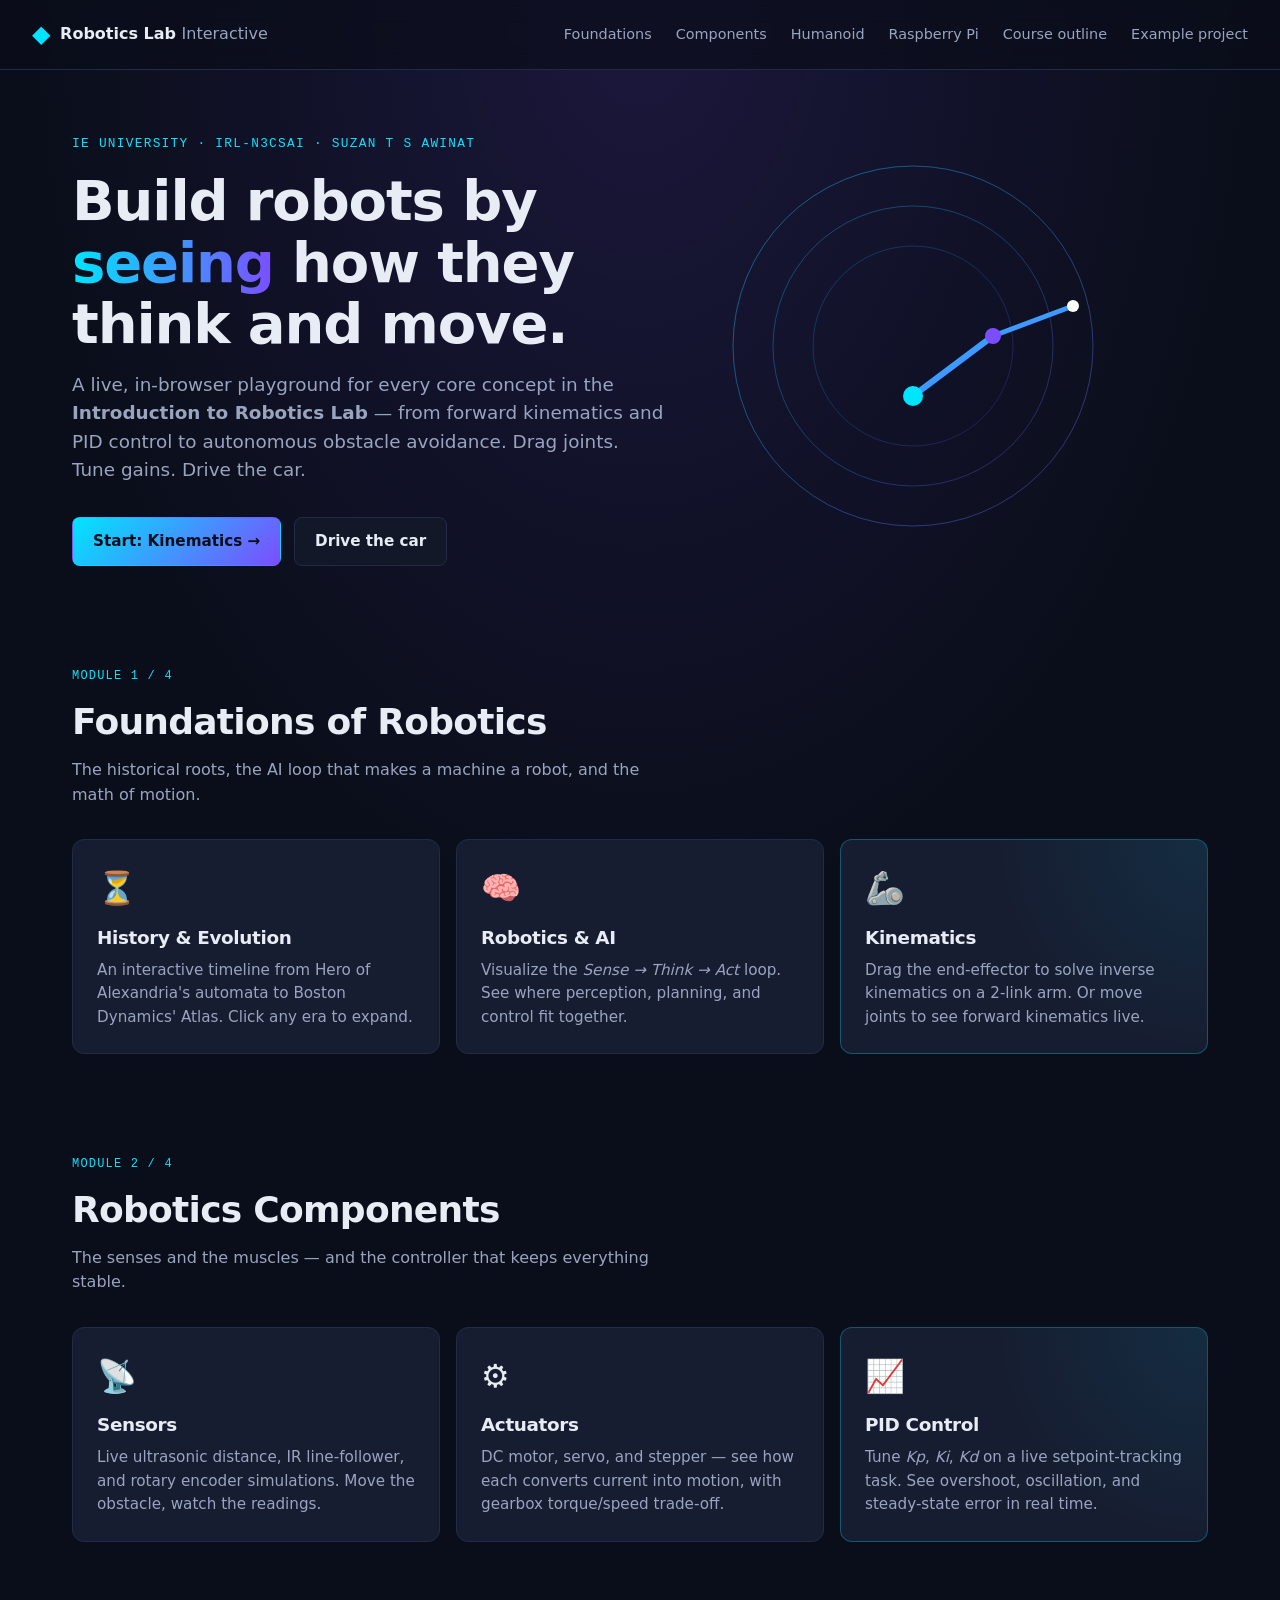
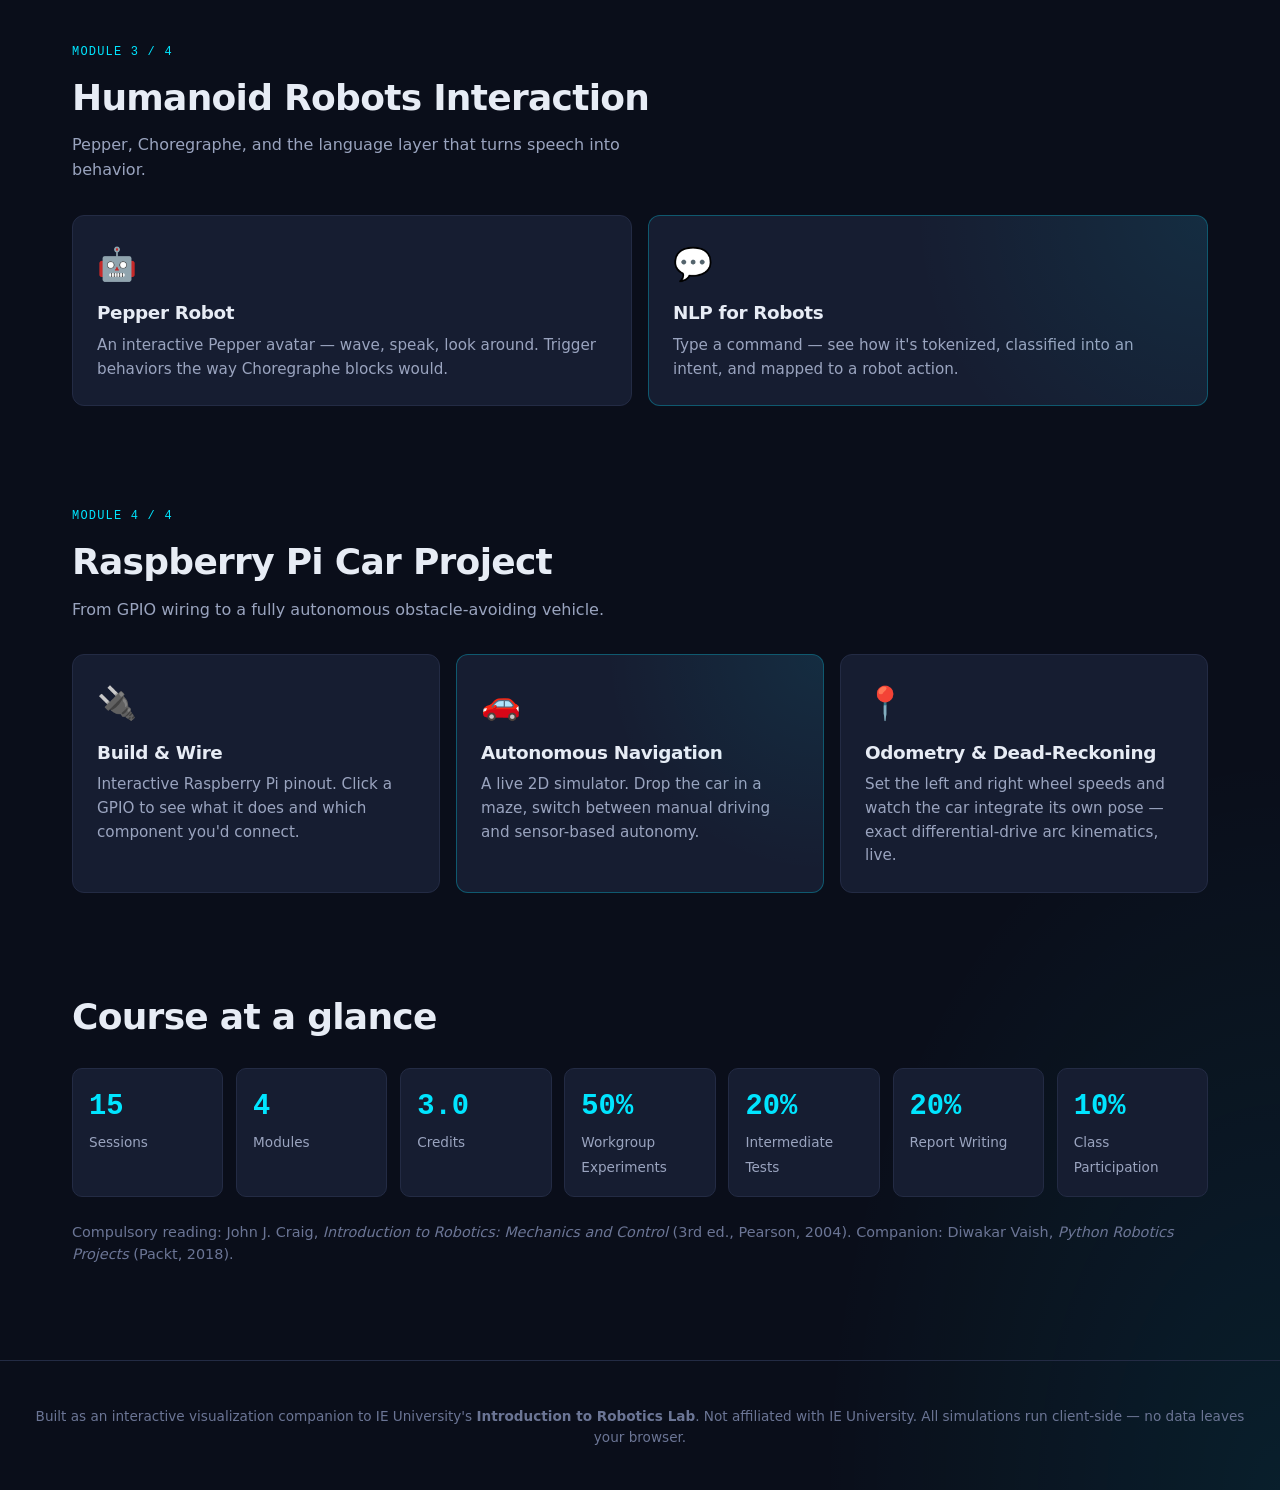
<file: index.html>
<!doctype html>
<html lang="en">
<head>
<meta charset="utf-8" />
<meta name="viewport" content="width=device-width,initial-scale=1" />
<title>Introduction to Robotics Lab — Interactive Visualization</title>
<meta name="description" content="Interactive companion to IE University's Introduction to Robotics Lab. Visualize kinematics, sensors, control systems, NLP, and autonomous navigation." />
<link rel="stylesheet" href="css/main.css" />
</head>
<body>
<header class="site-header">
  <a class="brand" href="index.html">
    <span class="logo">◆</span>
    <span class="brand-text">Robotics Lab <em>Interactive</em></span>
  </a>
  <nav class="site-nav">
    <a href="#m1">Foundations</a>
    <a href="#m2">Components</a>
    <a href="#m3">Humanoid</a>
    <a href="#m4">Raspberry Pi</a>
    <a href="course.html">Course outline</a>
    <a href="./project.html">Example project</a>
  </nav>
</header>

<main>
<section class="hero">
  <div class="hero-text">
    <p class="eyebrow">IE University · IRL-N3CSAI · Suzan T S Awinat</p>
    <h1>Build robots by <em>seeing</em> how they think and move.</h1>
    <p class="lede">A live, in-browser playground for every core concept in the <strong>Introduction to Robotics Lab</strong> — from forward kinematics and PID control to autonomous obstacle avoidance. Drag joints. Tune gains. Drive the car.</p>
    <div class="cta-row">
      <a href="pages/kinematics.html" class="btn primary">Start: Kinematics →</a>
      <a href="pages/autonomous.html" class="btn ghost">Drive the car</a>
    </div>
  </div>
  <div class="hero-art" aria-hidden="true">
    <svg viewBox="0 0 400 400">
      <defs>
        <linearGradient id="g1" x1="0" x2="1" y1="0" y2="1">
          <stop offset="0" stop-color="#00e5ff"/>
          <stop offset="1" stop-color="#7c4dff"/>
        </linearGradient>
      </defs>
      <circle cx="200" cy="200" r="180" fill="none" stroke="url(#g1)" stroke-width="1" opacity="0.4"/>
      <circle cx="200" cy="200" r="140" fill="none" stroke="url(#g1)" stroke-width="1" opacity="0.3"/>
      <circle cx="200" cy="200" r="100" fill="none" stroke="url(#g1)" stroke-width="1" opacity="0.2"/>
      <g id="armAnim" transform="translate(200 250)">
        <line x1="0" y1="0" x2="80" y2="-60" stroke="url(#g1)" stroke-width="6" stroke-linecap="round"/>
        <line x1="80" y1="-60" x2="160" y2="-90" stroke="url(#g1)" stroke-width="5" stroke-linecap="round"/>
        <circle cx="0" cy="0" r="10" fill="#00e5ff"/>
        <circle cx="80" cy="-60" r="8" fill="#7c4dff"/>
        <circle cx="160" cy="-90" r="6" fill="#fff"/>
      </g>
    </svg>
  </div>
</section>

<section class="module" id="m1">
  <header class="module-head">
    <span class="module-tag">Module 1 / 4</span>
    <h2>Foundations of Robotics</h2>
    <p>The historical roots, the AI loop that makes a machine a robot, and the math of motion.</p>
  </header>
  <div class="grid">
    <a class="card" href="pages/history.html">
      <span class="ic">⏳</span>
      <h3>History &amp; Evolution</h3>
      <p>An interactive timeline from Hero of Alexandria's automata to Boston Dynamics' Atlas. Click any era to expand.</p>
    </a>
    <a class="card" href="pages/ai.html">
      <span class="ic">🧠</span>
      <h3>Robotics &amp; AI</h3>
      <p>Visualize the <em>Sense → Think → Act</em> loop. See where perception, planning, and control fit together.</p>
    </a>
    <a class="card highlight" href="pages/kinematics.html">
      <span class="ic">🦾</span>
      <h3>Kinematics</h3>
      <p>Drag the end-effector to solve inverse kinematics on a 2-link arm. Or move joints to see forward kinematics live.</p>
    </a>
  </div>
</section>

<section class="module" id="m2">
  <header class="module-head">
    <span class="module-tag">Module 2 / 4</span>
    <h2>Robotics Components</h2>
    <p>The senses and the muscles — and the controller that keeps everything stable.</p>
  </header>
  <div class="grid">
    <a class="card" href="pages/sensors.html">
      <span class="ic">📡</span>
      <h3>Sensors</h3>
      <p>Live ultrasonic distance, IR line-follower, and rotary encoder simulations. Move the obstacle, watch the readings.</p>
    </a>
    <a class="card" href="pages/actuators.html">
      <span class="ic">⚙️</span>
      <h3>Actuators</h3>
      <p>DC motor, servo, and stepper — see how each converts current into motion, with gearbox torque/speed trade-off.</p>
    </a>
    <a class="card highlight" href="pages/control.html">
      <span class="ic">📈</span>
      <h3>PID Control</h3>
      <p>Tune <em>Kp</em>, <em>Ki</em>, <em>Kd</em> on a live setpoint-tracking task. See overshoot, oscillation, and steady-state error in real time.</p>
    </a>
  </div>
</section>

<section class="module" id="m3">
  <header class="module-head">
    <span class="module-tag">Module 3 / 4</span>
    <h2>Humanoid Robots Interaction</h2>
    <p>Pepper, Choregraphe, and the language layer that turns speech into behavior.</p>
  </header>
  <div class="grid">
    <a class="card" href="pages/pepper.html">
      <span class="ic">🤖</span>
      <h3>Pepper Robot</h3>
      <p>An interactive Pepper avatar — wave, speak, look around. Trigger behaviors the way Choregraphe blocks would.</p>
    </a>
    <a class="card highlight" href="pages/nlp.html">
      <span class="ic">💬</span>
      <h3>NLP for Robots</h3>
      <p>Type a command — see how it's tokenized, classified into an intent, and mapped to a robot action.</p>
    </a>
  </div>
</section>

<section class="module" id="m4">
  <header class="module-head">
    <span class="module-tag">Module 4 / 4</span>
    <h2>Raspberry Pi Car Project</h2>
    <p>From GPIO wiring to a fully autonomous obstacle-avoiding vehicle.</p>
  </header>
  <div class="grid">
    <a class="card" href="pages/raspi-car.html">
      <span class="ic">🔌</span>
      <h3>Build &amp; Wire</h3>
      <p>Interactive Raspberry Pi pinout. Click a GPIO to see what it does and which component you'd connect.</p>
    </a>
    <a class="card highlight" href="pages/autonomous.html">
      <span class="ic">🚗</span>
      <h3>Autonomous Navigation</h3>
      <p>A live 2D simulator. Drop the car in a maze, switch between manual driving and sensor-based autonomy.</p>
    </a>
    <a class="card" href="pages/odometry.html">
      <span class="ic">📍</span>
      <h3>Odometry &amp; Dead-Reckoning</h3>
      <p>Set the left and right wheel speeds and watch the car integrate its own pose — exact differential-drive arc kinematics, live.</p>
    </a>
  </div>
</section>

<section class="summary">
  <h2>Course at a glance</h2>
  <div class="syllabus">
    <div><strong>15</strong><span>Sessions</span></div>
    <div><strong>4</strong><span>Modules</span></div>
    <div><strong>3.0</strong><span>Credits</span></div>
    <div><strong>50%</strong><span>Workgroup Experiments</span></div>
    <div><strong>20%</strong><span>Intermediate Tests</span></div>
    <div><strong>20%</strong><span>Report Writing</span></div>
    <div><strong>10%</strong><span>Class Participation</span></div>
  </div>
  <p class="bib">Compulsory reading: John J. Craig, <em>Introduction to Robotics: Mechanics and Control</em> (3rd ed., Pearson, 2004). Companion: Diwakar Vaish, <em>Python Robotics Projects</em> (Packt, 2018).</p>
</section>
</main>

<footer class="site-footer">
  <p>Built as an interactive visualization companion to IE University's <strong>Introduction to Robotics Lab</strong>. Not affiliated with IE University. All simulations run client-side — no data leaves your browser.</p>
</footer>
</body>
</html>
</file>
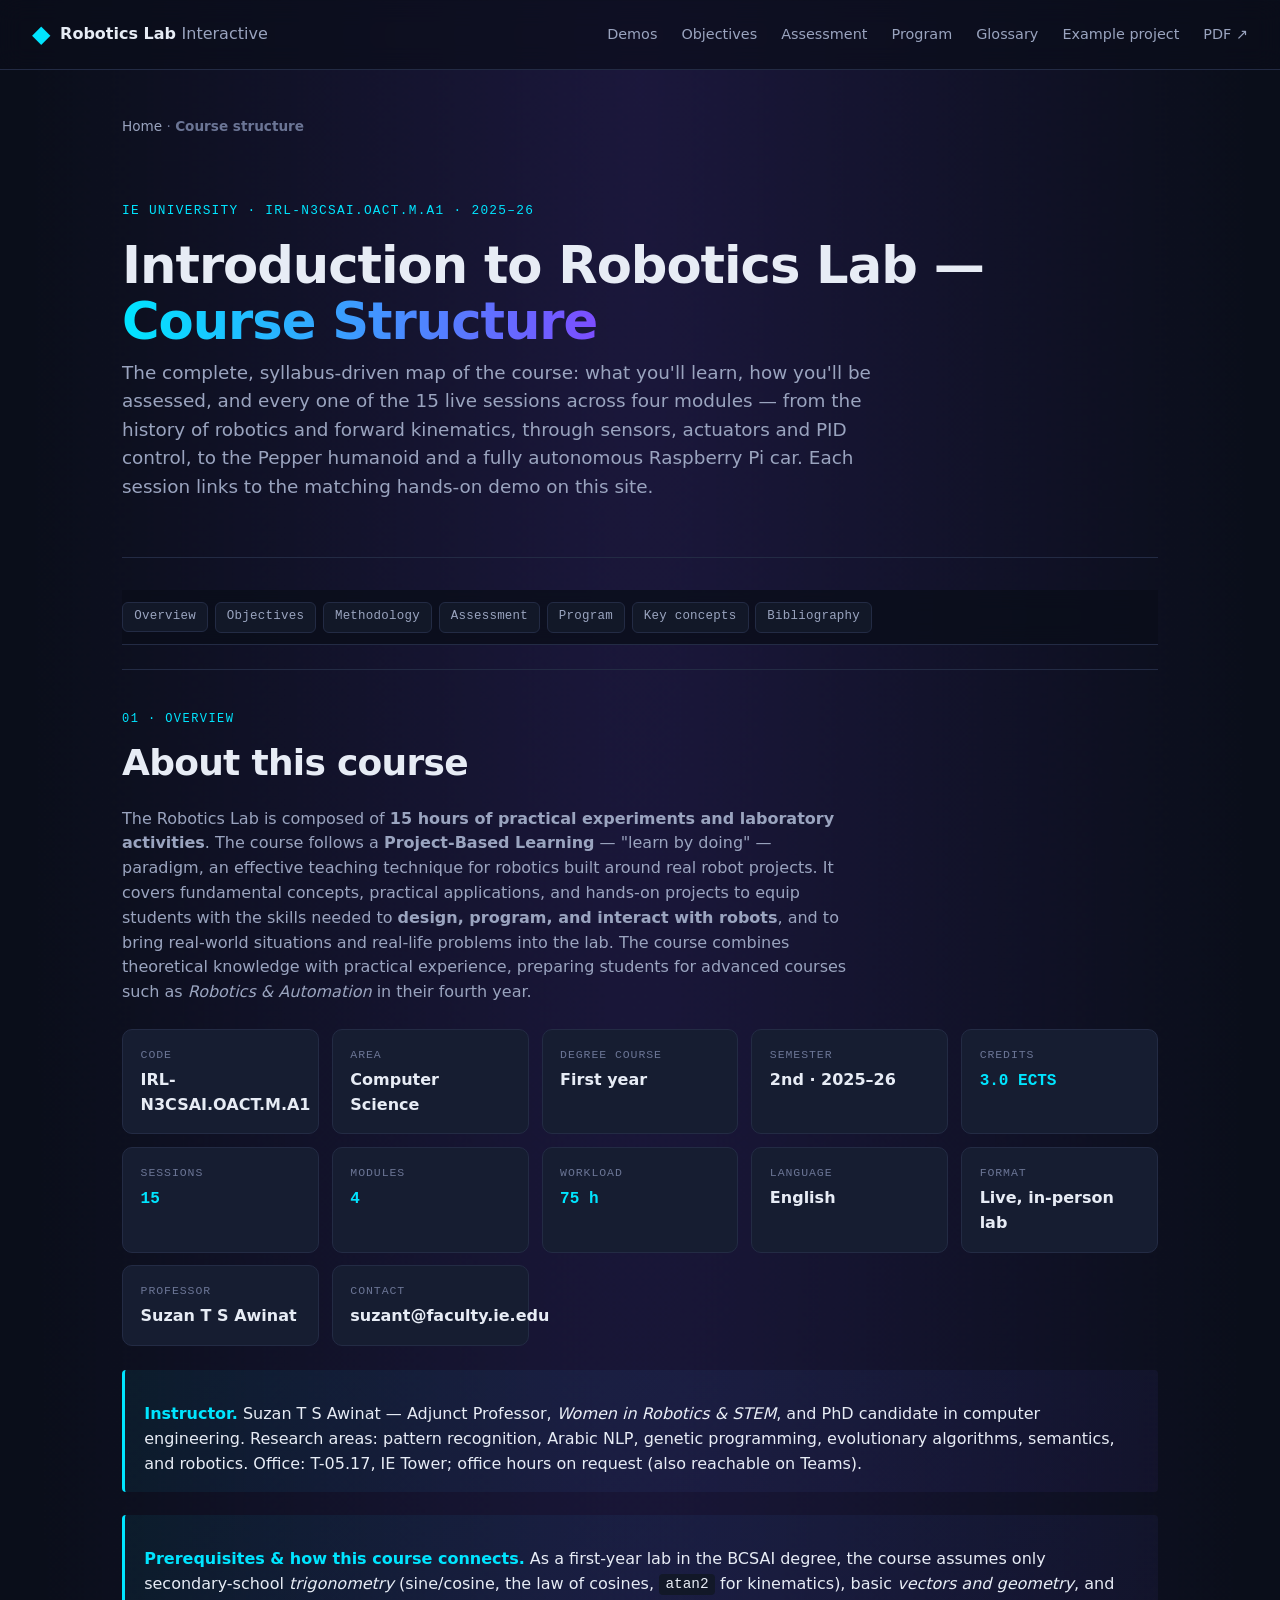
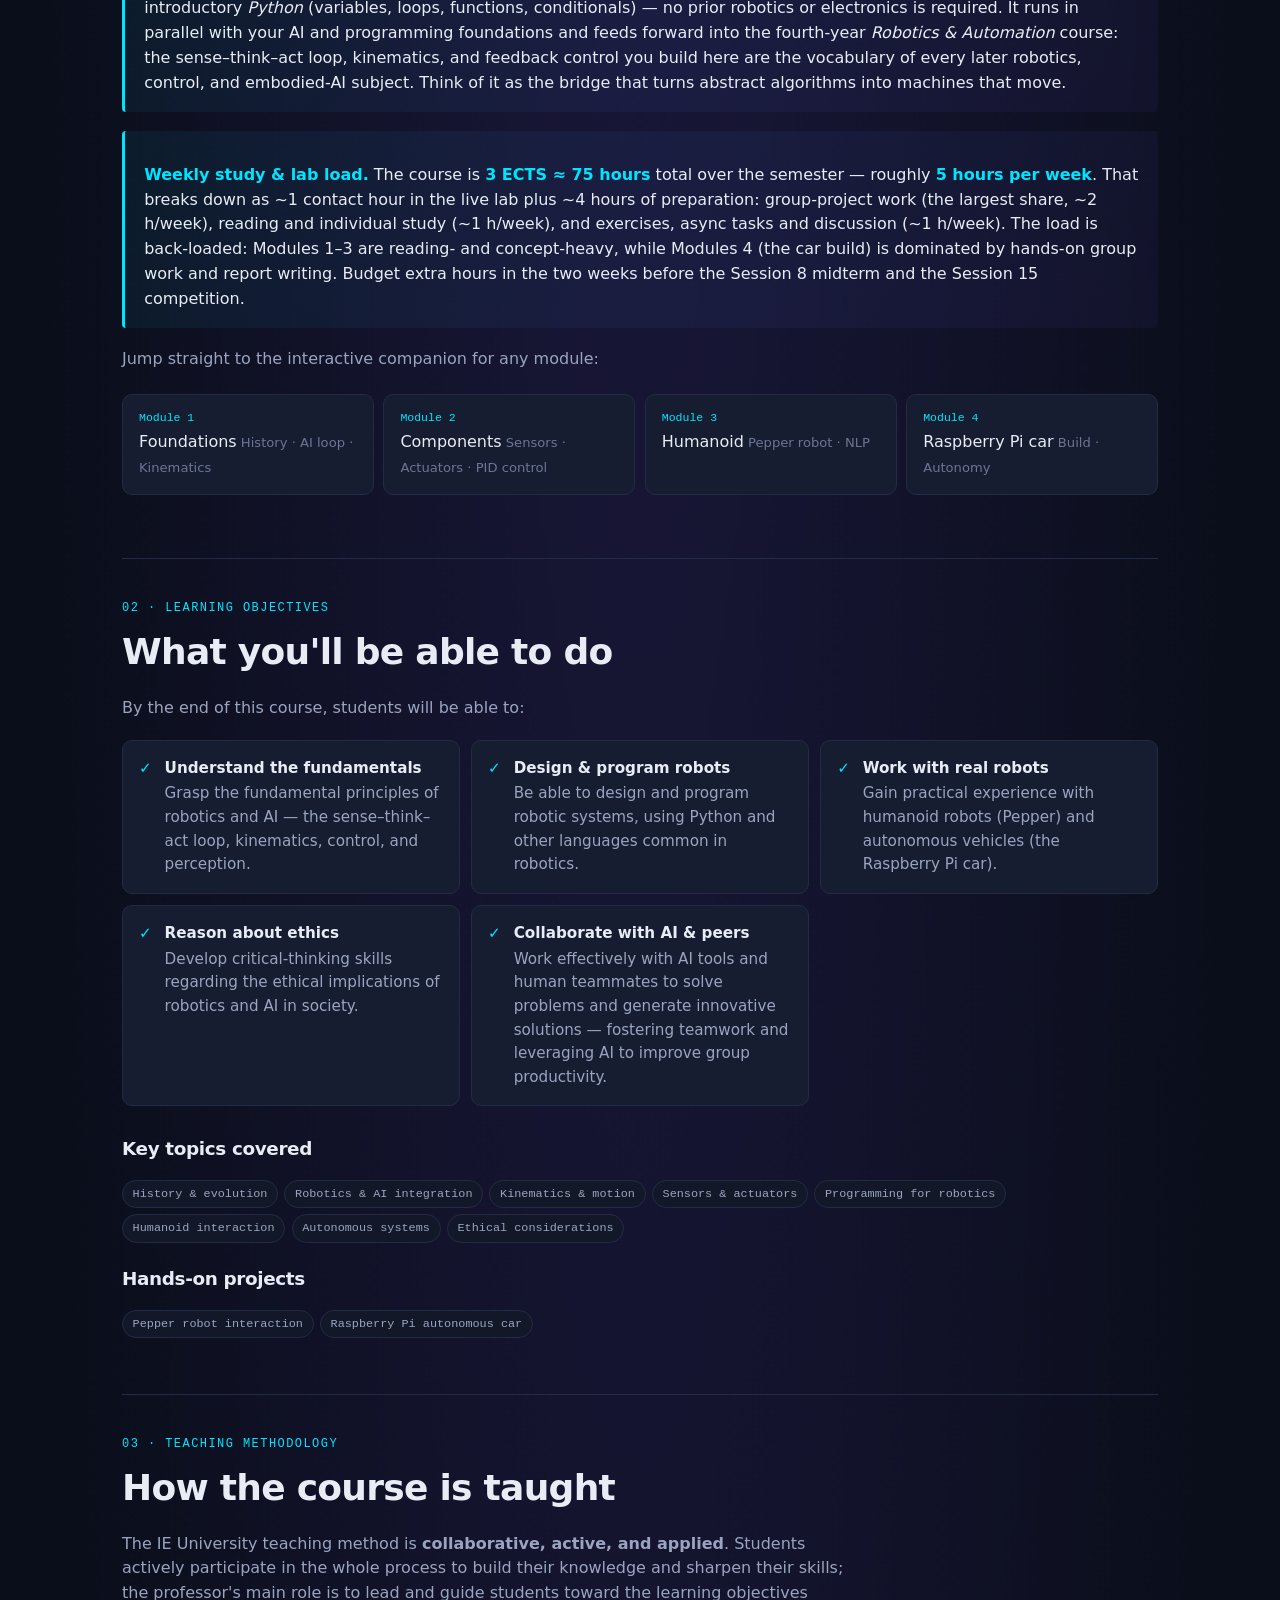
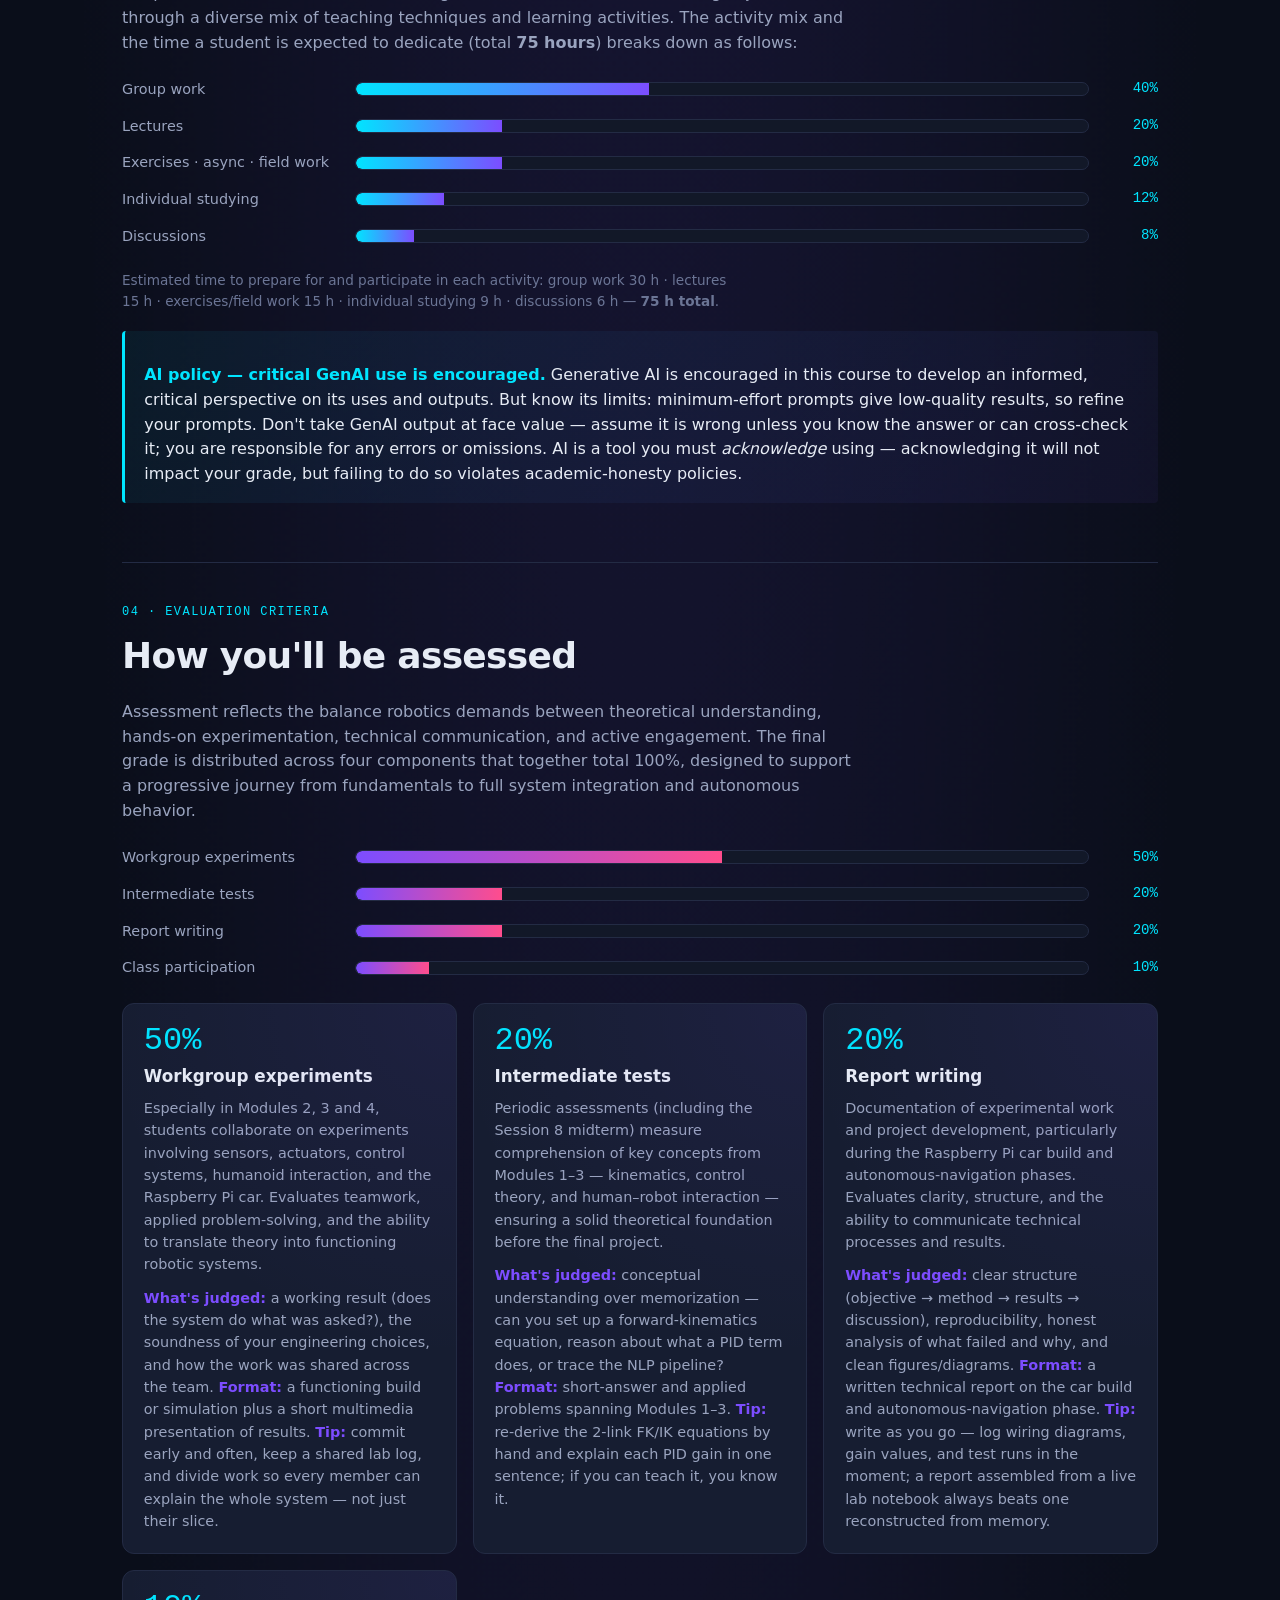
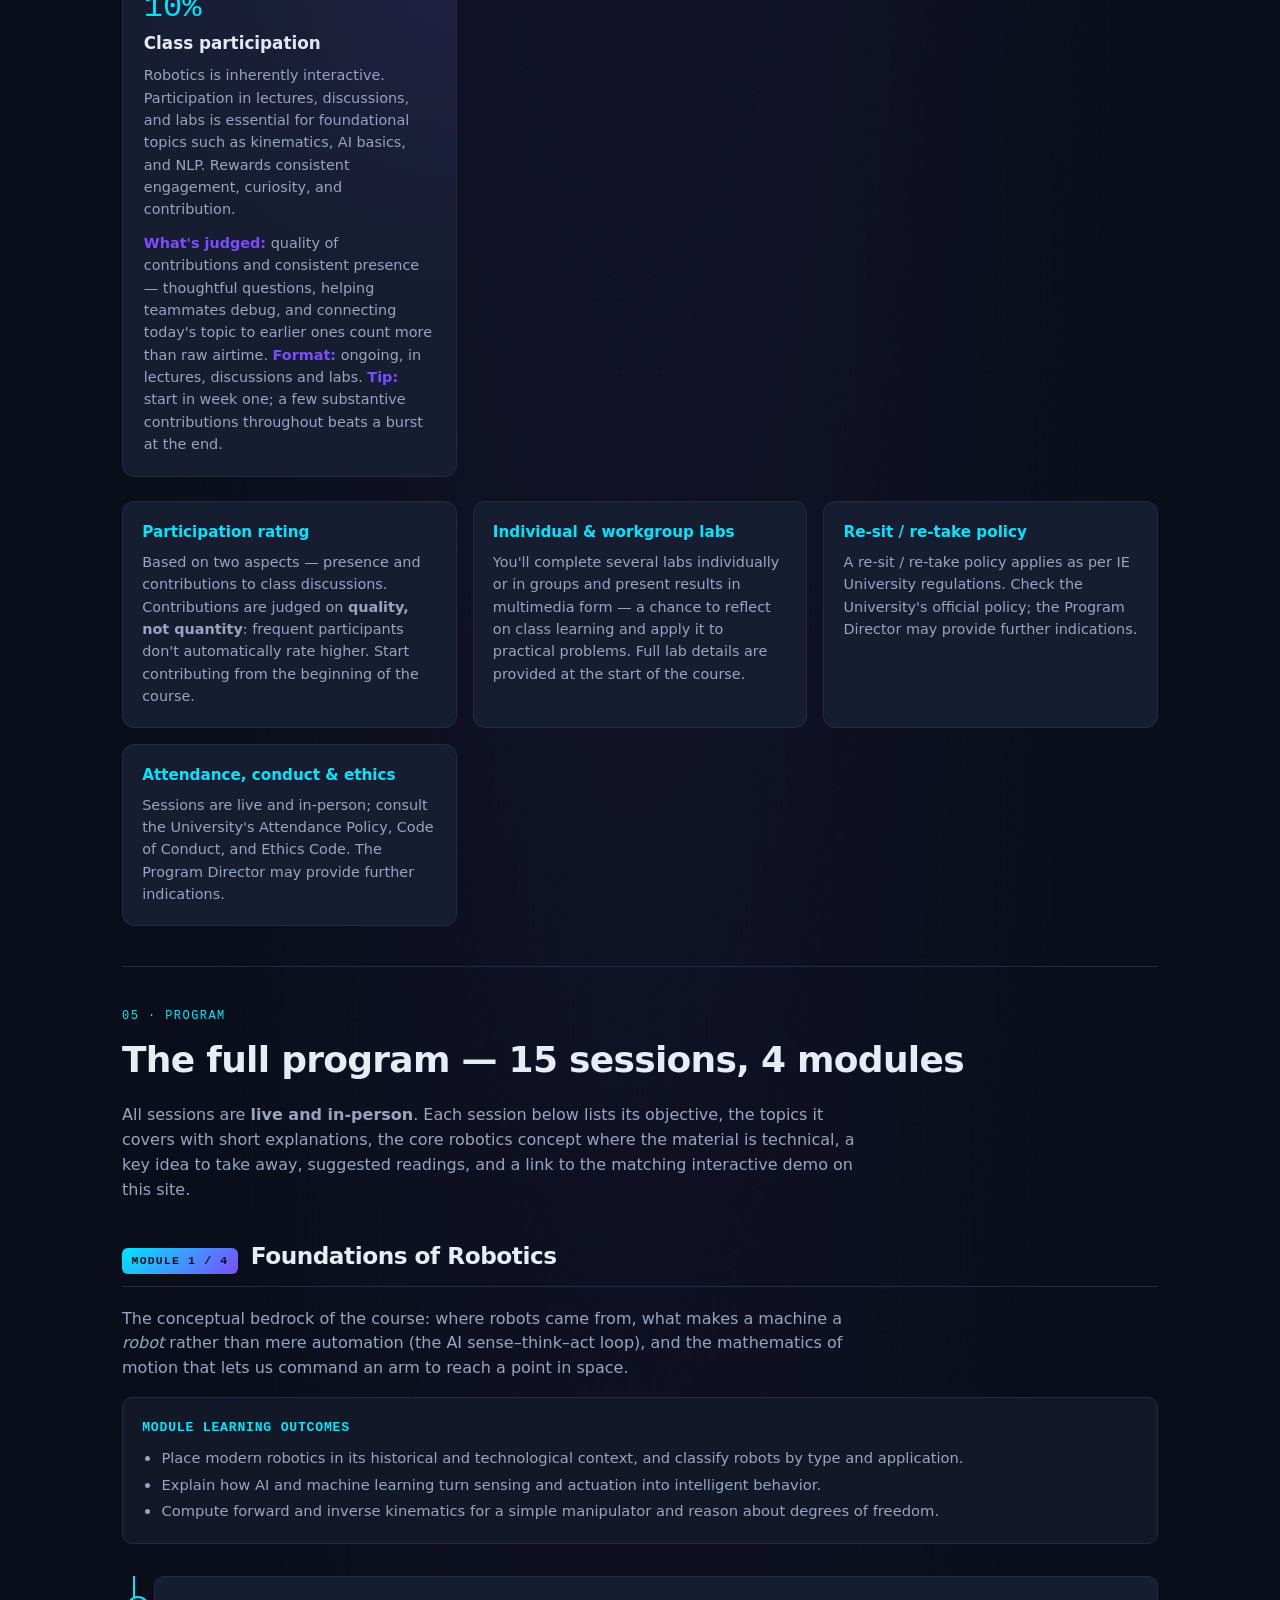
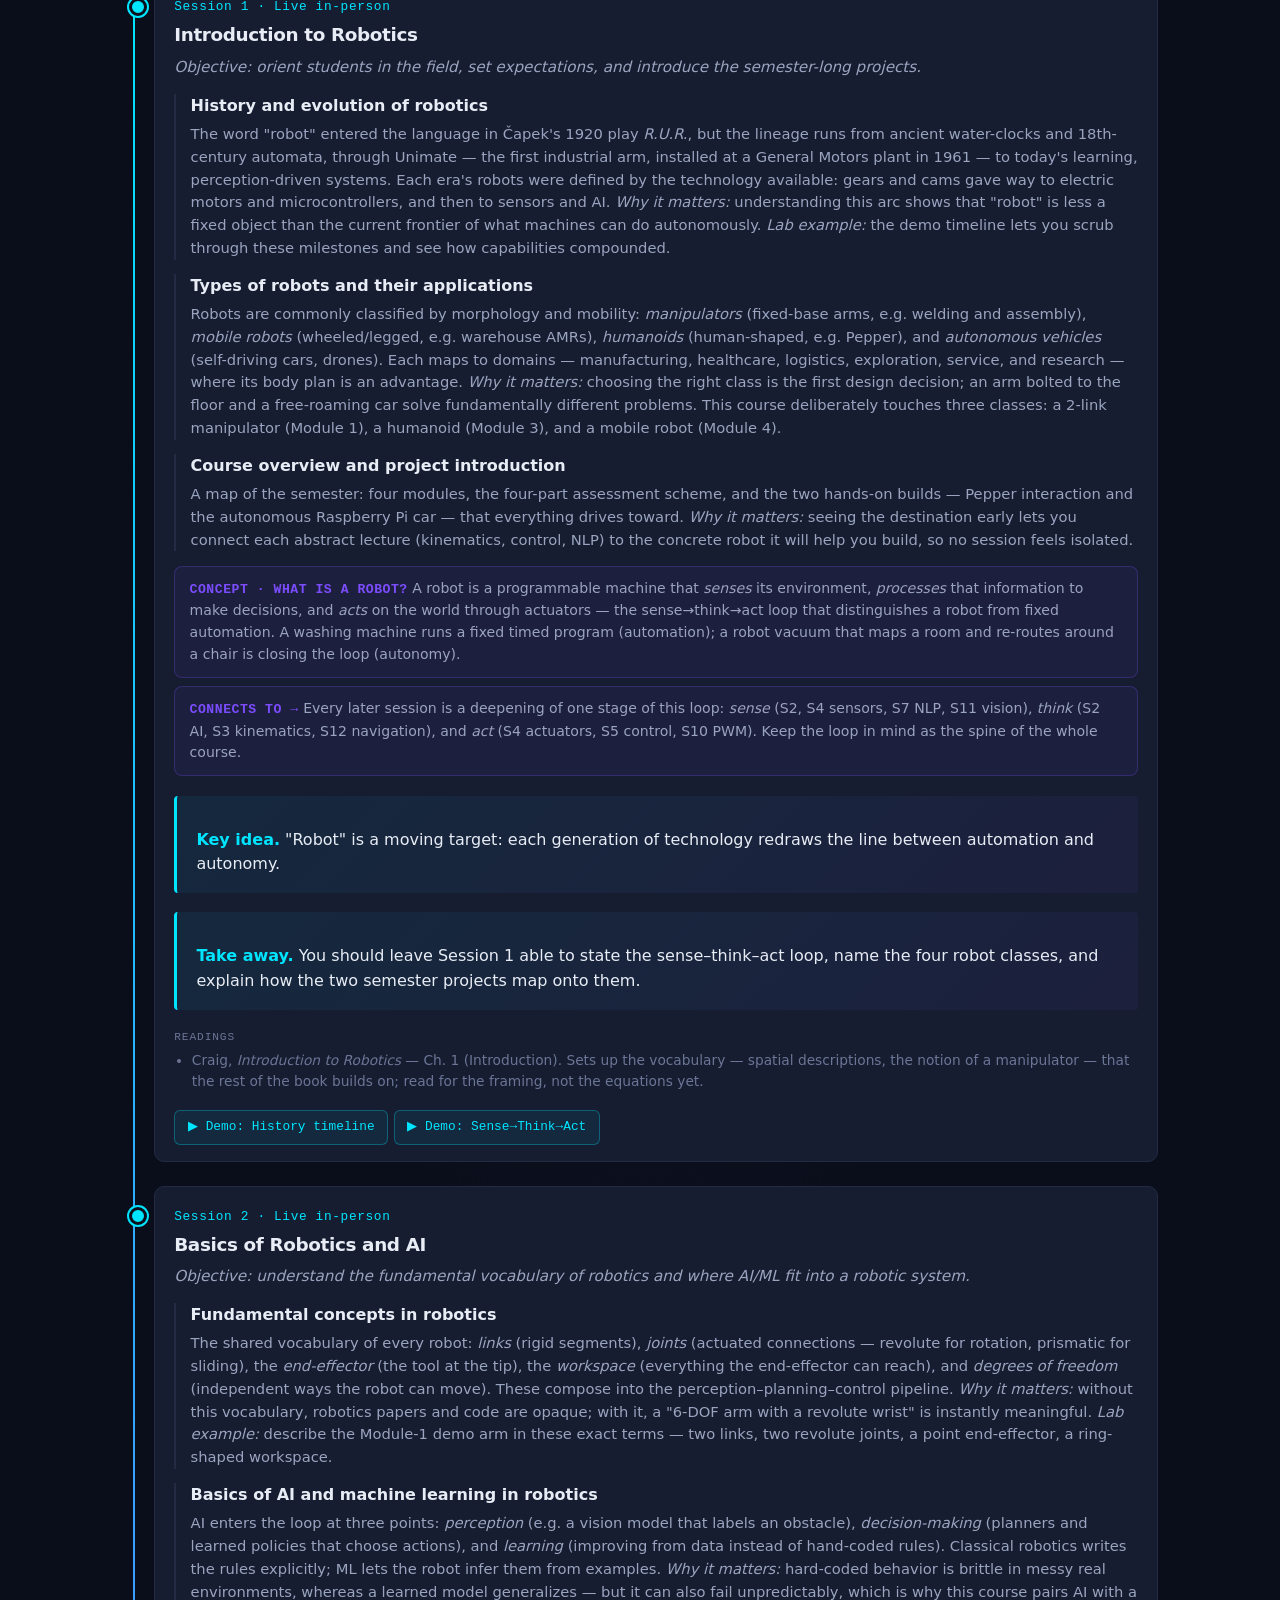
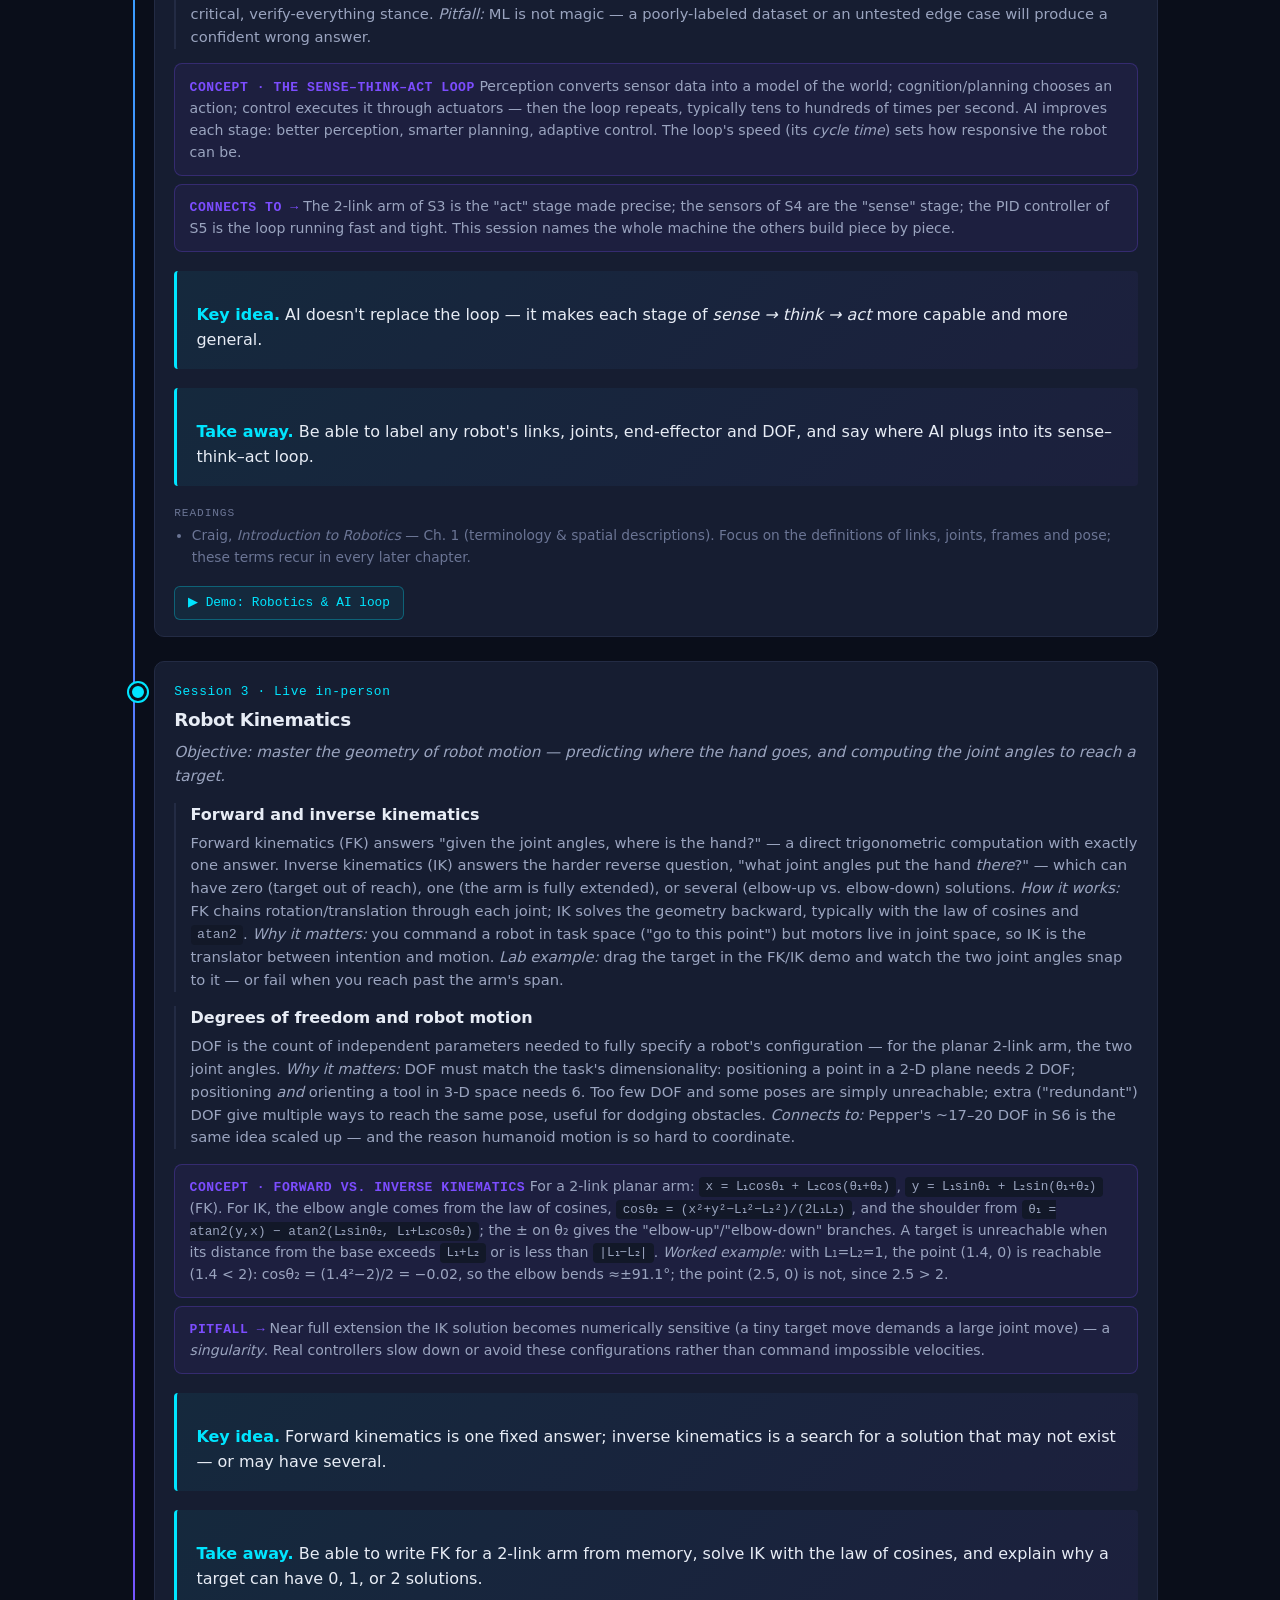
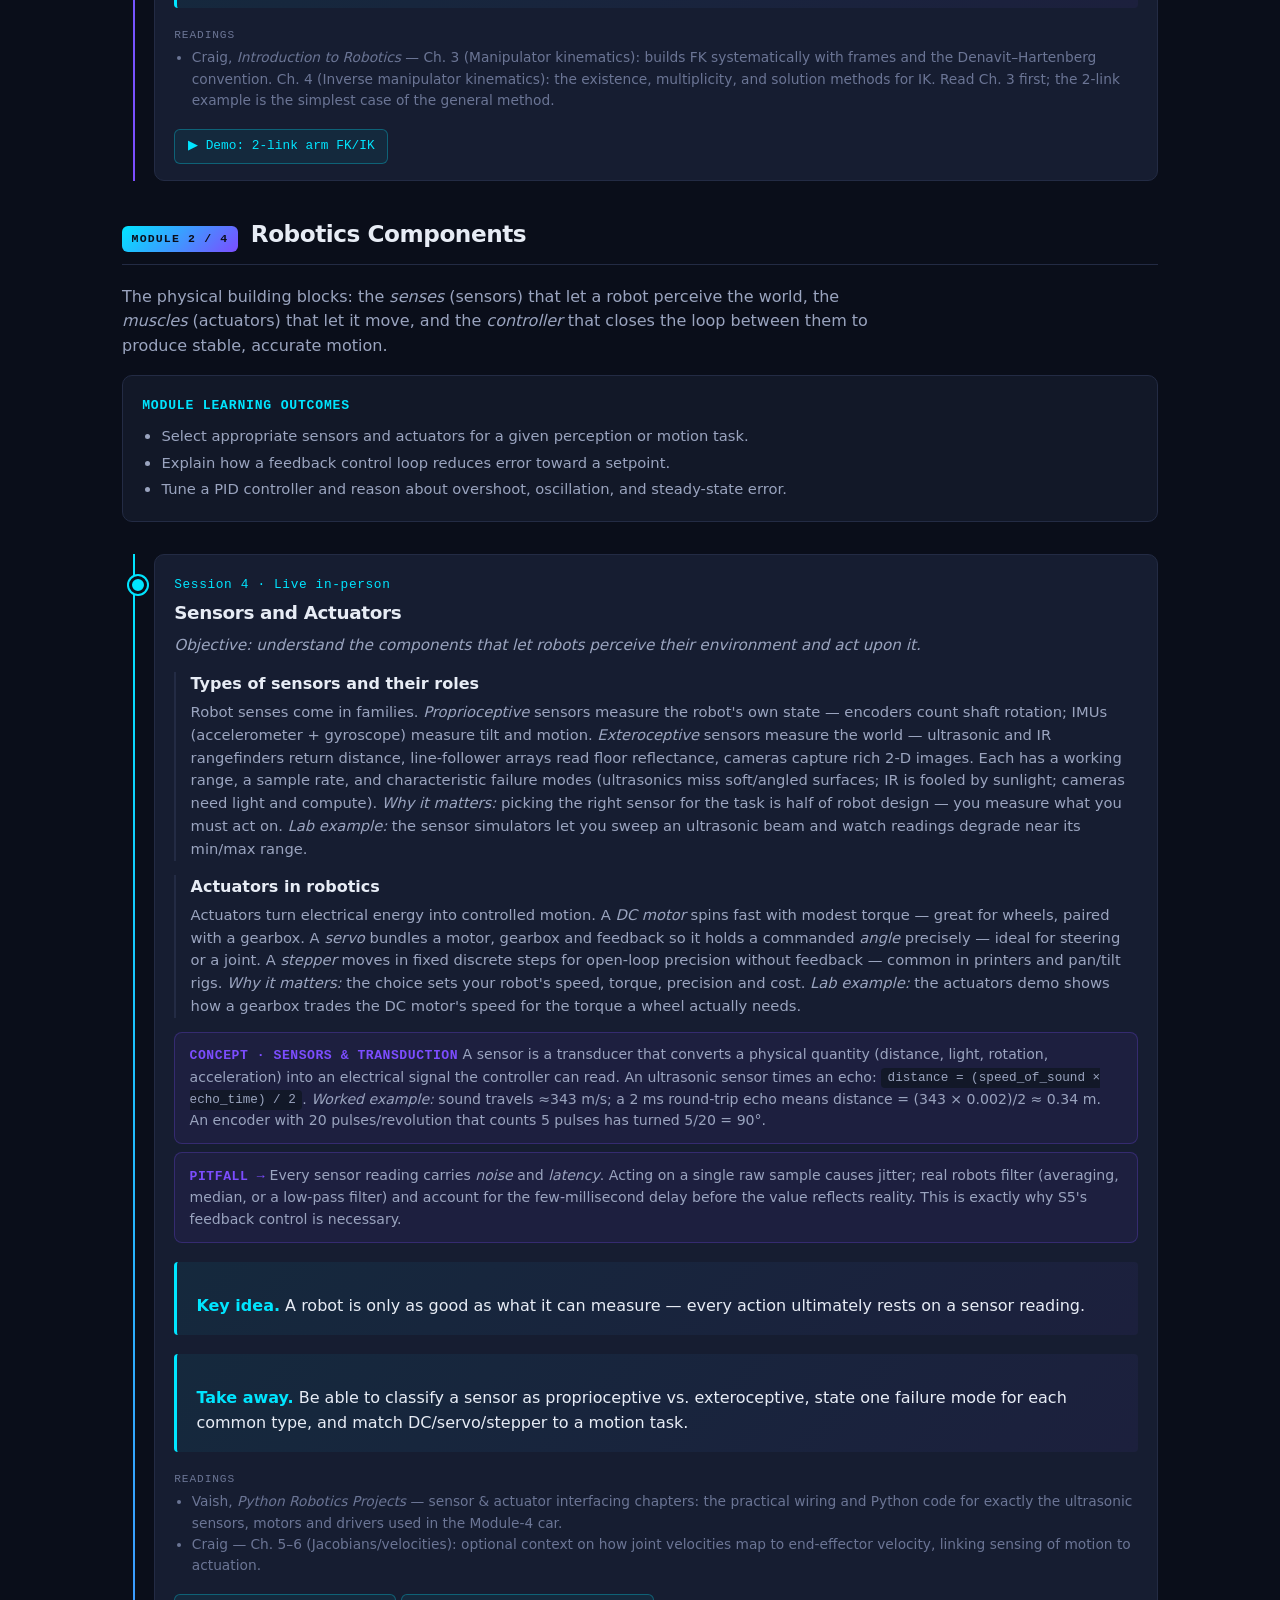
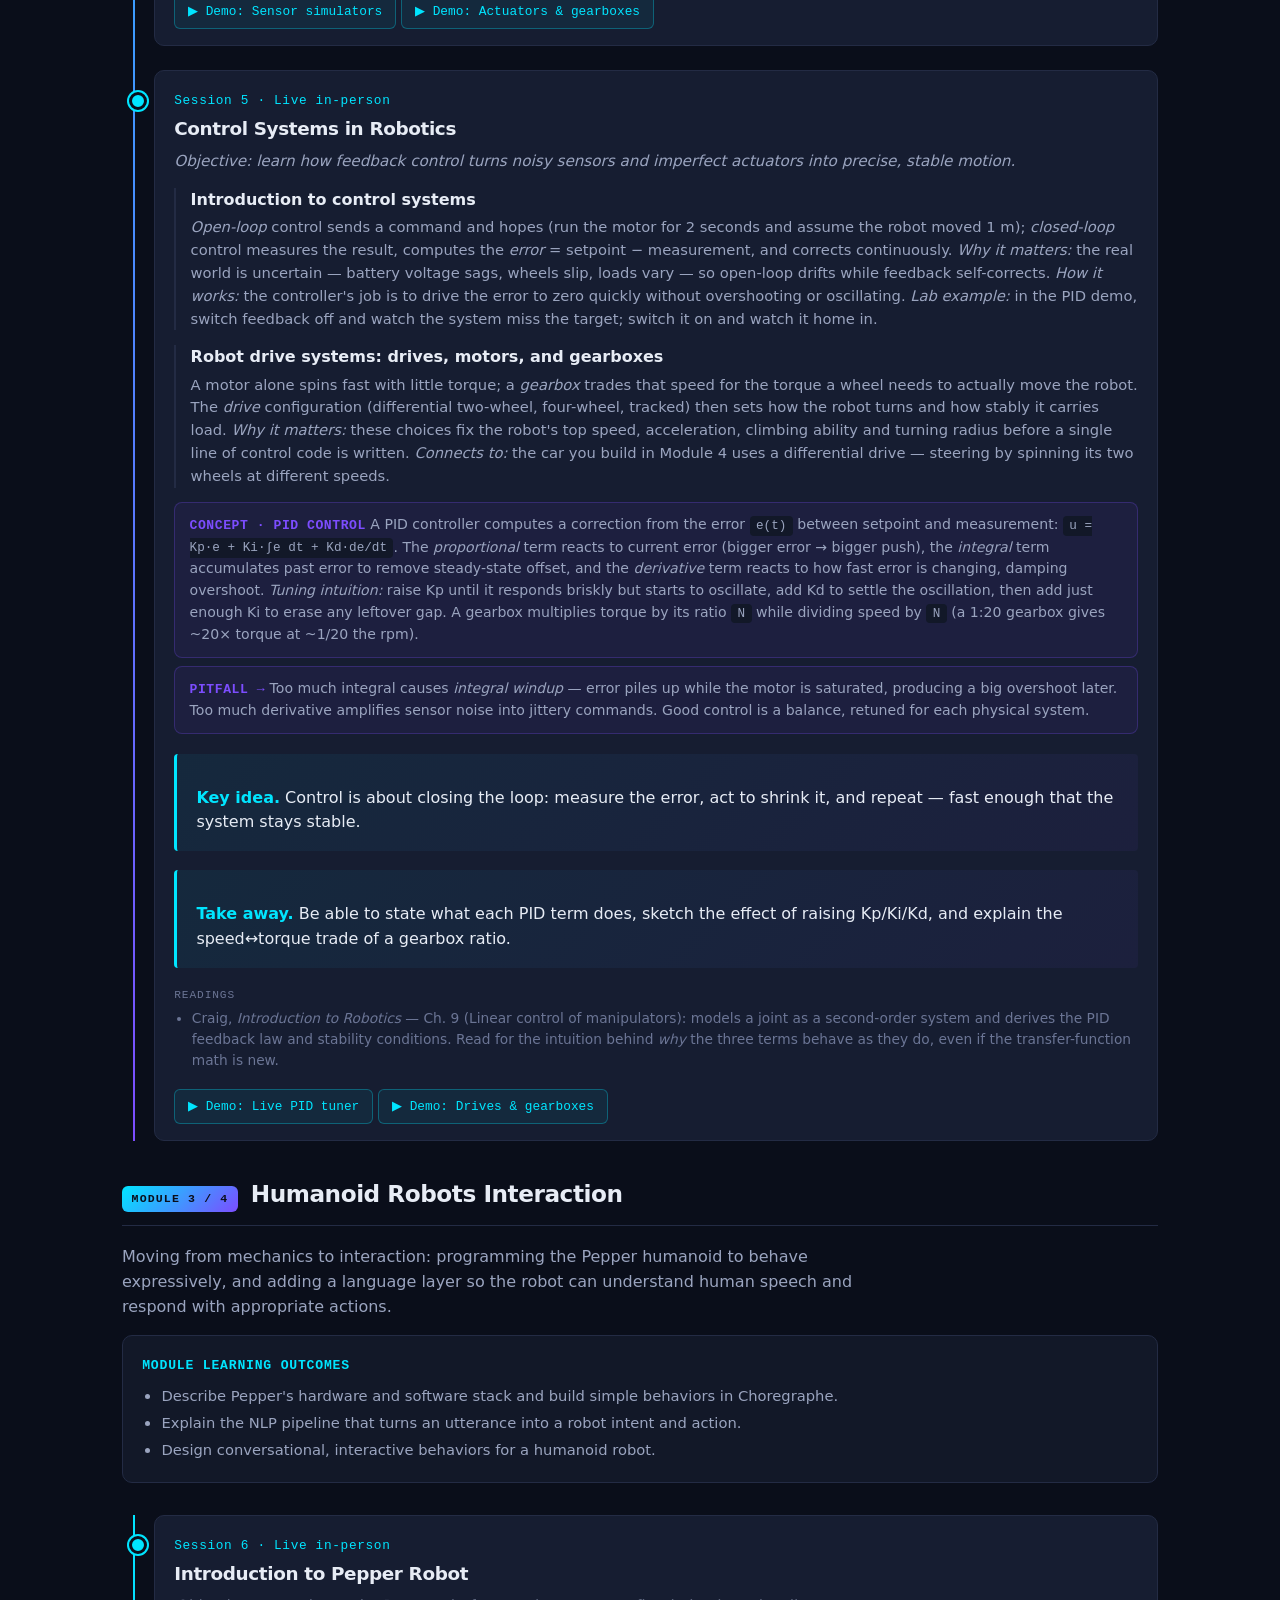
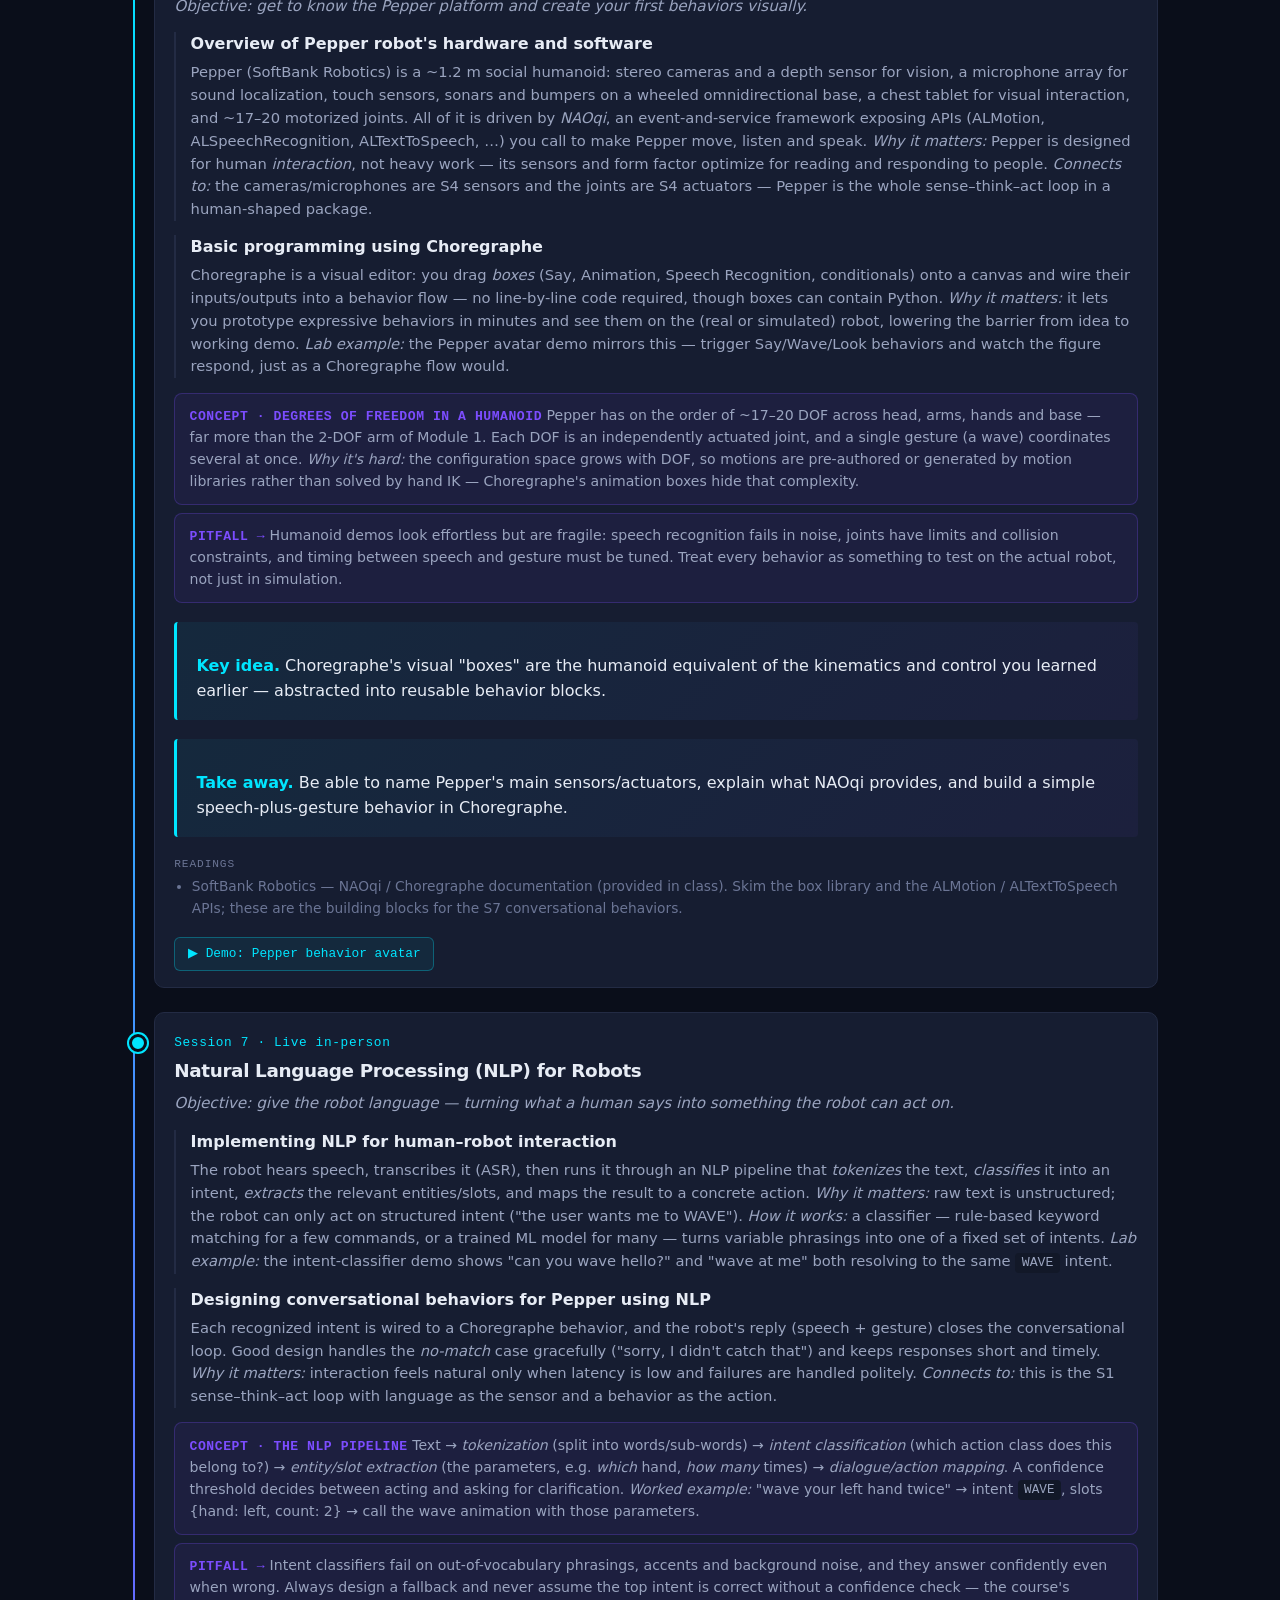
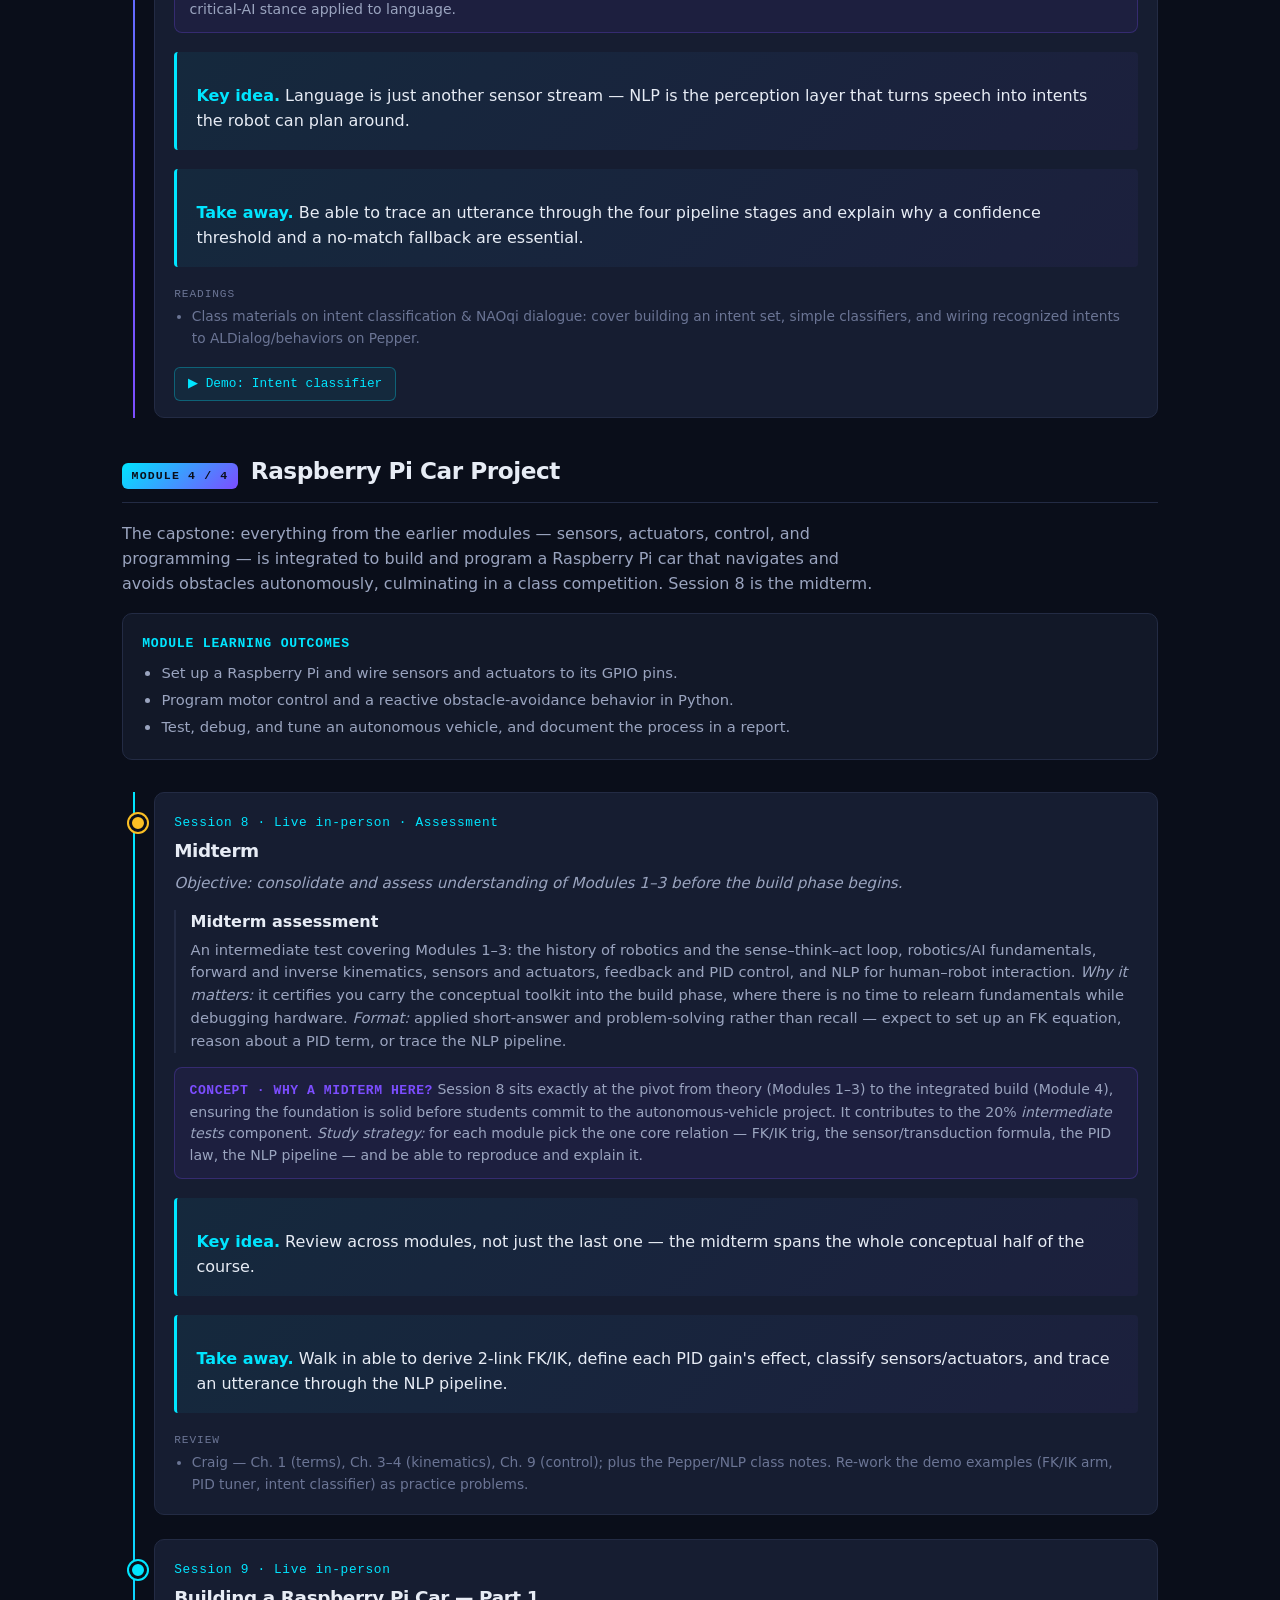
<file: course.html>
<!doctype html>
<html lang="en">
<head>
<meta charset="utf-8" />
<meta name="viewport" content="width=device-width,initial-scale=1" />
<title>Course Structure — Introduction to Robotics Lab</title>
<meta name="description" content="Full syllabus-driven course structure for IE University's Introduction to Robotics Lab (IRL-N3CSAI): objectives, methodology, assessment, the complete 15-session program by module, a robotics glossary, and an annotated bibliography." />
<link rel="stylesheet" href="css/main.css" />
<style>
/* ===== course.html — page-specific layout, built on top of main.css tokens ===== */
.course-wrap { max-width: 1100px; margin: 0 auto; padding: 2rem; }

/* Section anchors clear the sticky header */
section[id], .course-wrap [id] { scroll-margin-top: 90px; }

.page-hero {
  padding: 3rem 0 1.5rem;
  border-bottom: 1px solid var(--border);
  margin-bottom: 2rem;
}
.page-hero h1 { font-size: clamp(2rem, 5vw, 3.2rem); margin-bottom: 0.6rem; }
.page-hero .lede { font-size: 1.15rem; color: var(--text-dim); max-width: 68ch; }

/* In-page sticky sub-nav */
.toc {
  position: sticky; top: 64px; z-index: 40;
  display: flex; gap: 0.4rem; flex-wrap: wrap;
  padding: 0.7rem 0; margin-bottom: 1.5rem;
  background: rgba(10,14,26,0.82); backdrop-filter: blur(10px);
  border-bottom: 1px solid var(--border);
}
.toc a {
  font-family: var(--mono); font-size: 0.78rem; letter-spacing: 0.02em;
  color: var(--text-dim); padding: 0.3rem 0.7rem; border-radius: 6px;
  border: 1px solid var(--border); background: var(--bg-elev);
}
.toc a:hover { color: var(--accent); border-color: var(--accent); }

.course-section { padding: 2.5rem 0; border-top: 1px solid var(--border); }
.course-section:first-of-type { border-top: none; }
.section-eyebrow { font-family: var(--mono); font-size: 0.75rem; letter-spacing: 0.12em; text-transform: uppercase; color: var(--accent); display: block; margin-bottom: 0.4rem; }
.course-section > p { color: var(--text-dim); max-width: 72ch; }

/* Meta grid */
.meta-grid { display: grid; gap: 0.8rem; grid-template-columns: repeat(auto-fit, minmax(180px,1fr)); margin: 1.5rem 0; }
.meta-grid .meta {
  padding: 1rem 1.1rem; background: var(--bg-card); border: 1px solid var(--border); border-radius: 10px;
}
.meta-grid .meta .k { font-family: var(--mono); font-size: 0.72rem; text-transform: uppercase; letter-spacing: 0.08em; color: var(--text-mute); display: block; margin-bottom: 0.25rem; }
.meta-grid .meta .v { color: var(--text); font-weight: 600; }
.meta-grid .meta .v.accent { color: var(--accent); font-family: var(--mono); }

/* Objective list */
.obj-list { list-style: none; padding: 0; margin: 1.2rem 0; display: grid; gap: 0.7rem; grid-template-columns: repeat(auto-fit, minmax(280px,1fr)); }
.obj-list li {
  padding: 1rem 1.1rem 1rem 2.6rem; position: relative;
  background: var(--bg-card); border: 1px solid var(--border); border-radius: 10px;
  color: var(--text-dim); font-size: 0.95rem;
}
.obj-list li::before {
  content: "✓"; position: absolute; left: 1rem; top: 1rem;
  color: var(--accent); font-weight: 700;
}
.obj-list li strong { color: var(--text); display: block; margin-bottom: 0.15rem; }

/* Topic chips */
.chips { display: flex; flex-wrap: wrap; gap: 0.4rem; margin: 1rem 0; }
.chip { font-family: var(--mono); font-size: 0.74rem; padding: 0.25rem 0.6rem; border-radius: 20px; background: var(--bg-elev); border: 1px solid var(--border); color: var(--text-dim); }

/* % bars (methodology + assessment) */
.bars { margin: 1.4rem 0; display: grid; gap: 0.9rem; }
.bar-row { display: grid; grid-template-columns: 220px 1fr 56px; gap: 0.8rem; align-items: center; }
.bar-row .bl { color: var(--text-dim); font-size: 0.9rem; }
.bar-track { height: 14px; background: var(--bg-elev); border: 1px solid var(--border); border-radius: 8px; overflow: hidden; }
.bar-fill { height: 100%; border-radius: 8px 0 0 8px; background: linear-gradient(90deg, var(--accent), var(--accent-2)); }
.bar-fill.alt { background: linear-gradient(90deg, var(--accent-2), var(--accent-3)); }
.bar-row .pv { font-family: var(--mono); color: var(--accent); text-align: right; font-size: 0.88rem; }
@media (max-width: 640px){ .bar-row { grid-template-columns: 120px 1fr 44px; } .bar-row .bl { font-size: 0.8rem; } }

/* Component cards (assessment) */
.comp-grid { display: grid; gap: 1rem; grid-template-columns: repeat(auto-fit, minmax(260px,1fr)); margin: 1.5rem 0; }
.comp { background: var(--bg-card); border: 1px solid var(--border); border-radius: 12px; padding: 1.3rem; position: relative; overflow: hidden; }
.comp .pct { font-family: var(--mono); font-size: 2rem; color: var(--accent); line-height: 1; }
.comp h4 { margin: 0.4rem 0 0.5rem; color: var(--text); font-size: 1.05rem; }
.comp p { color: var(--text-dim); font-size: 0.9rem; margin: 0; }
.comp::after { content: ""; position: absolute; inset: 0; background: radial-gradient(circle at 100% 0%, rgba(124,77,255,0.08), transparent 55%); pointer-events: none; }

/* Module blocks */
.module-block { margin: 2.2rem 0; }
.module-block > .mb-head {
  display: flex; flex-wrap: wrap; align-items: baseline; gap: 0.8rem;
  padding-bottom: 0.8rem; border-bottom: 1px solid var(--border); margin-bottom: 1.2rem;
}
.mb-tag { font-family: var(--mono); font-size: 0.72rem; letter-spacing: 0.1em; text-transform: uppercase; color: #0a0e1a; background: linear-gradient(135deg, var(--accent), var(--accent-2)); padding: 0.25rem 0.6rem; border-radius: 6px; font-weight: 700; }
.mb-head h3 { font-size: 1.45rem; margin: 0; }
.mb-overview { color: var(--text-dim); max-width: 74ch; }
.outcomes { margin: 1rem 0 1.4rem; padding: 1rem 1.2rem; background: var(--bg-elev); border: 1px solid var(--border); border-radius: 10px; }
.outcomes strong { color: var(--accent); font-size: 0.82rem; text-transform: uppercase; letter-spacing: 0.06em; font-family: var(--mono); }
.outcomes ul { margin: 0.5rem 0 0; padding-left: 1.2rem; color: var(--text-dim); font-size: 0.92rem; }
.outcomes li { margin: 0.25rem 0; }

/* Session timeline (extends main.css .timeline) */
.timeline.sessions .tl-item { cursor: default; }
.timeline.sessions .tl-item:hover { transform: none; border-color: var(--border); }
.timeline.sessions .tl-item.midterm::before { background: var(--warn); box-shadow: 0 0 0 2px var(--warn); }
.timeline.sessions .tl-item.comp::before { background: var(--accent-3); box-shadow: 0 0 0 2px var(--accent-3); }
.sx-no { font-family: var(--mono); color: var(--accent); font-size: 0.8rem; letter-spacing: 0.05em; }
.sx-obj { color: var(--text-dim); font-style: italic; margin: 0.4rem 0 0.8rem; font-size: 0.95rem; }
.topic { margin: 0.9rem 0; padding-left: 0.9rem; border-left: 2px solid var(--border); }
.topic h5 { margin: 0 0 0.25rem; color: var(--text); font-size: 1rem; }
.topic p { margin: 0; color: var(--text-dim); font-size: 0.92rem; }
.concept { margin-top: 0.5rem; padding: 0.7rem 0.9rem; background: rgba(124,77,255,0.07); border: 1px solid rgba(124,77,255,0.25); border-radius: 8px; font-size: 0.88rem; color: var(--text-dim); }
.concept b { color: var(--accent-2); font-family: var(--mono); font-size: 0.82rem; text-transform: uppercase; letter-spacing: 0.04em; }
.readings { margin: 0.9rem 0 0.2rem; font-size: 0.86rem; color: var(--text-mute); }
.readings .lbl { font-family: var(--mono); text-transform: uppercase; font-size: 0.7rem; letter-spacing: 0.08em; color: var(--text-mute); display: block; margin-bottom: 0.2rem; }
.readings ul { margin: 0; padding-left: 1.1rem; }
.demo-link {
  display: inline-flex; align-items: center; gap: 0.35rem; margin-top: 0.9rem;
  font-family: var(--mono); font-size: 0.8rem; padding: 0.4rem 0.8rem;
  border-radius: 6px; border: 1px solid rgba(0,229,255,0.3); background: rgba(0,229,255,0.06); color: var(--accent);
}
.demo-link:hover { border-color: var(--accent); background: rgba(0,229,255,0.12); color: var(--accent); }

/* Rules grid */
.rules-grid { display: grid; gap: 1rem; grid-template-columns: repeat(auto-fit, minmax(260px,1fr)); margin-top: 1.4rem; }
.rule { background: var(--bg-card); border: 1px solid var(--border); border-radius: 12px; padding: 1.2rem; }
.rule h4 { margin: 0 0 0.4rem; color: var(--accent); font-size: 0.95rem; }
.rule p { color: var(--text-dim); font-size: 0.9rem; margin: 0; }

/* Glossary */
.glossary { display: grid; gap: 0.8rem; grid-template-columns: repeat(auto-fit, minmax(300px,1fr)); margin-top: 1.4rem; }
.term { background: var(--bg-card); border: 1px solid var(--border); border-radius: 10px; padding: 1rem 1.1rem; }
.term dt { font-weight: 700; color: var(--text); margin-bottom: 0.2rem; }
.term dt .pin { font-family: var(--mono); font-size: 0.68rem; color: var(--accent); margin-left: 0.4rem; }
.term dd { margin: 0; color: var(--text-dim); font-size: 0.9rem; }

/* Bibliography */
.bib-list { display: grid; gap: 1rem; margin-top: 1.4rem; }
.bib-item { background: var(--bg-card); border: 1px solid var(--border); border-left: 3px solid var(--accent); border-radius: 10px; padding: 1.2rem 1.3rem; }
.bib-item .badge { font-family: var(--mono); font-size: 0.7rem; text-transform: uppercase; letter-spacing: 0.08em; padding: 0.15rem 0.5rem; border-radius: 4px; background: rgba(0,229,255,0.1); color: var(--accent); }
.bib-item.companion { border-left-color: var(--accent-2); }
.bib-item.companion .badge { background: rgba(124,77,255,0.12); color: var(--accent-2); }
.bib-item h4 { margin: 0.6rem 0 0.3rem; color: var(--text); }
.bib-item .cite { color: var(--text-mute); font-size: 0.85rem; font-family: var(--mono); }
.bib-item p { color: var(--text-dim); font-size: 0.9rem; margin: 0.6rem 0 0; }

.mod-map { display: grid; gap: 0.6rem; grid-template-columns: repeat(auto-fit, minmax(220px,1fr)); margin: 1.4rem 0; }
.mod-map a { display: block; padding: 0.9rem 1rem; background: var(--bg-card); border: 1px solid var(--border); border-radius: 10px; color: var(--text); }
.mod-map a:hover { border-color: var(--accent); }
.mod-map a span { display: block; font-family: var(--mono); font-size: 0.72rem; color: var(--accent); margin-bottom: 0.2rem; }
.mod-map a small { color: var(--text-mute); font-size: 0.82rem; }
</style>
</head>
<body>
<header class="site-header">
  <a class="brand" href="index.html"><span class="logo">◆</span><span class="brand-text">Robotics Lab <em>Interactive</em></span></a>
  <nav class="site-nav">
    <a href="index.html">Demos</a>
    <a href="#objectives">Objectives</a>
    <a href="#assessment">Assessment</a>
    <a href="#program">Program</a>
    <a href="#glossary">Glossary</a>
    <a href="./project.html">Example project</a>
    <a href="SYLLABUS.pdf" target="_blank" rel="noopener">PDF ↗</a>
  </nav>
</header>

<main class="course-wrap">
  <p class="crumb"><a href="index.html">Home</a> · <strong>Course structure</strong></p>

  <section class="page-hero">
    <p class="eyebrow">IE University · IRL-N3CSAI.OACT.M.A1 · 2025–26</p>
    <h1>Introduction to Robotics Lab — <em>Course Structure</em></h1>
    <p class="lede">The complete, syllabus-driven map of the course: what you'll learn, how you'll be assessed, and every one of the 15 live sessions across four modules — from the history of robotics and forward kinematics, through sensors, actuators and PID control, to the Pepper humanoid and a fully autonomous Raspberry Pi car. Each session links to the matching hands-on demo on this site.</p>
  </section>

  <nav class="toc" aria-label="On this page">
    <a href="#overview">Overview</a>
    <a href="#objectives">Objectives</a>
    <a href="#methodology">Methodology</a>
    <a href="#assessment">Assessment</a>
    <a href="#program">Program</a>
    <a href="#glossary">Key concepts</a>
    <a href="#bibliography">Bibliography</a>
  </nav>

  <!-- ===================== OVERVIEW ===================== -->
  <section class="course-section" id="overview">
    <span class="section-eyebrow">01 · Overview</span>
    <h2>About this course</h2>
    <p>The Robotics Lab is composed of <strong>15 hours of practical experiments and laboratory activities</strong>. The course follows a <strong>Project-Based Learning</strong> — "learn by doing" — paradigm, an effective teaching technique for robotics built around real robot projects. It covers fundamental concepts, practical applications, and hands-on projects to equip students with the skills needed to <strong>design, program, and interact with robots</strong>, and to bring real-world situations and real-life problems into the lab. The course combines theoretical knowledge with practical experience, preparing students for advanced courses such as <em>Robotics &amp; Automation</em> in their fourth year.</p>

    <div class="meta-grid">
      <div class="meta"><span class="k">Code</span><span class="v">IRL-N3CSAI.OACT.M.A1</span></div>
      <div class="meta"><span class="k">Area</span><span class="v">Computer Science</span></div>
      <div class="meta"><span class="k">Degree course</span><span class="v">First year</span></div>
      <div class="meta"><span class="k">Semester</span><span class="v">2nd · 2025–26</span></div>
      <div class="meta"><span class="k">Credits</span><span class="v accent">3.0 ECTS</span></div>
      <div class="meta"><span class="k">Sessions</span><span class="v accent">15</span></div>
      <div class="meta"><span class="k">Modules</span><span class="v accent">4</span></div>
      <div class="meta"><span class="k">Workload</span><span class="v accent">75 h</span></div>
      <div class="meta"><span class="k">Language</span><span class="v">English</span></div>
      <div class="meta"><span class="k">Format</span><span class="v">Live, in-person lab</span></div>
      <div class="meta"><span class="k">Professor</span><span class="v">Suzan T S Awinat</span></div>
      <div class="meta"><span class="k">Contact</span><span class="v">suzant@faculty.ie.edu</span></div>
    </div>

    <div class="callout">
      <p><strong>Instructor.</strong> Suzan T S Awinat — Adjunct Professor, <em>Women in Robotics &amp; STEM</em>, and PhD candidate in computer engineering. Research areas: pattern recognition, Arabic NLP, genetic programming, evolutionary algorithms, semantics, and robotics. Office: T-05.17, IE Tower; office hours on request (also reachable on Teams).</p>
    </div>

    <div class="callout" style="margin-top:1.4rem;">
      <p><strong>Prerequisites &amp; how this course connects.</strong> As a first-year lab in the BCSAI degree, the course assumes only secondary-school <em>trigonometry</em> (sine/cosine, the law of cosines, <code>atan2</code> for kinematics), basic <em>vectors and geometry</em>, and introductory <em>Python</em> (variables, loops, functions, conditionals) — no prior robotics or electronics is required. It runs in parallel with your AI and programming foundations and feeds forward into the fourth-year <em>Robotics &amp; Automation</em> course: the sense–think–act loop, kinematics, and feedback control you build here are the vocabulary of every later robotics, control, and embodied-AI subject. Think of it as the bridge that turns abstract algorithms into machines that move.</p>
    </div>

    <div class="callout">
      <p><strong>Weekly study &amp; lab load.</strong> The course is <strong>3 ECTS ≈ 75 hours</strong> total over the semester — roughly <strong>5 hours per week</strong>. That breaks down as ~1 contact hour in the live lab plus ~4 hours of preparation: group-project work (the largest share, ~2 h/week), reading and individual study (~1 h/week), and exercises, async tasks and discussion (~1 h/week). The load is back-loaded: Modules 1–3 are reading- and concept-heavy, while Modules 4 (the car build) is dominated by hands-on group work and report writing. Budget extra hours in the two weeks before the Session 8 midterm and the Session 15 competition.</p>
    </div>

    <p style="margin-top:1.2rem;">Jump straight to the interactive companion for any module:</p>
    <div class="mod-map">
      <a href="index.html#m1"><span>Module 1</span>Foundations<small> History · AI loop · Kinematics</small></a>
      <a href="index.html#m2"><span>Module 2</span>Components<small> Sensors · Actuators · PID control</small></a>
      <a href="index.html#m3"><span>Module 3</span>Humanoid<small> Pepper robot · NLP</small></a>
      <a href="index.html#m4"><span>Module 4</span>Raspberry Pi car<small> Build · Autonomy</small></a>
    </div>
  </section>

  <!-- ===================== OBJECTIVES ===================== -->
  <section class="course-section" id="objectives">
    <span class="section-eyebrow">02 · Learning objectives</span>
    <h2>What you'll be able to do</h2>
    <p>By the end of this course, students will be able to:</p>
    <ul class="obj-list">
      <li><strong>Understand the fundamentals</strong> Grasp the fundamental principles of robotics and AI — the sense–think–act loop, kinematics, control, and perception.</li>
      <li><strong>Design &amp; program robots</strong> Be able to design and program robotic systems, using Python and other languages common in robotics.</li>
      <li><strong>Work with real robots</strong> Gain practical experience with humanoid robots (Pepper) and autonomous vehicles (the Raspberry Pi car).</li>
      <li><strong>Reason about ethics</strong> Develop critical-thinking skills regarding the ethical implications of robotics and AI in society.</li>
      <li><strong>Collaborate with AI &amp; peers</strong> Work effectively with AI tools and human teammates to solve problems and generate innovative solutions — fostering teamwork and leveraging AI to improve group productivity.</li>
    </ul>

    <h3 style="margin-top:1.8rem;">Key topics covered</h3>
    <div class="chips">
      <span class="chip">History &amp; evolution</span>
      <span class="chip">Robotics &amp; AI integration</span>
      <span class="chip">Kinematics &amp; motion</span>
      <span class="chip">Sensors &amp; actuators</span>
      <span class="chip">Programming for robotics</span>
      <span class="chip">Humanoid interaction</span>
      <span class="chip">Autonomous systems</span>
      <span class="chip">Ethical considerations</span>
    </div>
    <h3 style="margin-top:1.4rem;">Hands-on projects</h3>
    <div class="chips">
      <span class="chip">Pepper robot interaction</span>
      <span class="chip">Raspberry Pi autonomous car</span>
    </div>
  </section>

  <!-- ===================== METHODOLOGY ===================== -->
  <section class="course-section" id="methodology">
    <span class="section-eyebrow">03 · Teaching methodology</span>
    <h2>How the course is taught</h2>
    <p>The IE University teaching method is <strong>collaborative, active, and applied</strong>. Students actively participate in the whole process to build their knowledge and sharpen their skills; the professor's main role is to lead and guide students toward the learning objectives through a diverse mix of teaching techniques and learning activities. The activity mix and the time a student is expected to dedicate (total <strong>75 hours</strong>) breaks down as follows:</p>
    <div class="bars">
      <div class="bar-row"><span class="bl">Group work</span><div class="bar-track"><div class="bar-fill" style="width:40%"></div></div><span class="pv">40%</span></div>
      <div class="bar-row"><span class="bl">Lectures</span><div class="bar-track"><div class="bar-fill" style="width:20%"></div></div><span class="pv">20%</span></div>
      <div class="bar-row"><span class="bl">Exercises · async · field work</span><div class="bar-track"><div class="bar-fill" style="width:20%"></div></div><span class="pv">20%</span></div>
      <div class="bar-row"><span class="bl">Individual studying</span><div class="bar-track"><div class="bar-fill" style="width:12%"></div></div><span class="pv">12%</span></div>
      <div class="bar-row"><span class="bl">Discussions</span><div class="bar-track"><div class="bar-fill" style="width:8%"></div></div><span class="pv">8%</span></div>
    </div>
    <p style="color:var(--text-mute); font-size:0.85rem;">Estimated time to prepare for and participate in each activity: group work 30 h · lectures 15 h · exercises/field work 15 h · individual studying 9 h · discussions 6 h — <strong>75 h total</strong>.</p>

    <div class="callout">
      <p><strong>AI policy — critical GenAI use is encouraged.</strong> Generative AI is encouraged in this course to develop an informed, critical perspective on its uses and outputs. But know its limits: minimum-effort prompts give low-quality results, so refine your prompts. Don't take GenAI output at face value — assume it is wrong unless you know the answer or can cross-check it; you are responsible for any errors or omissions. AI is a tool you must <em>acknowledge</em> using — acknowledging it will not impact your grade, but failing to do so violates academic-honesty policies.</p>
    </div>
  </section>

  <!-- ===================== ASSESSMENT ===================== -->
  <section class="course-section" id="assessment">
    <span class="section-eyebrow">04 · Evaluation criteria</span>
    <h2>How you'll be assessed</h2>
    <p>Assessment reflects the balance robotics demands between theoretical understanding, hands-on experimentation, technical communication, and active engagement. The final grade is distributed across four components that together total 100%, designed to support a progressive journey from fundamentals to full system integration and autonomous behavior.</p>

    <div class="bars">
      <div class="bar-row"><span class="bl">Workgroup experiments</span><div class="bar-track"><div class="bar-fill alt" style="width:50%"></div></div><span class="pv">50%</span></div>
      <div class="bar-row"><span class="bl">Intermediate tests</span><div class="bar-track"><div class="bar-fill alt" style="width:20%"></div></div><span class="pv">20%</span></div>
      <div class="bar-row"><span class="bl">Report writing</span><div class="bar-track"><div class="bar-fill alt" style="width:20%"></div></div><span class="pv">20%</span></div>
      <div class="bar-row"><span class="bl">Class participation</span><div class="bar-track"><div class="bar-fill alt" style="width:10%"></div></div><span class="pv">10%</span></div>
    </div>

    <div class="comp-grid">
      <div class="comp">
        <span class="pct">50%</span>
        <h4>Workgroup experiments</h4>
        <p>Especially in Modules 2, 3 and 4, students collaborate on experiments involving sensors, actuators, control systems, humanoid interaction, and the Raspberry Pi car. Evaluates teamwork, applied problem-solving, and the ability to translate theory into functioning robotic systems.</p>
        <p style="margin-top:0.7rem;"><strong style="color:var(--accent-2);">What's judged:</strong> a working result (does the system do what was asked?), the soundness of your engineering choices, and how the work was shared across the team. <strong style="color:var(--accent-2);">Format:</strong> a functioning build or simulation plus a short multimedia presentation of results. <strong style="color:var(--accent-2);">Tip:</strong> commit early and often, keep a shared lab log, and divide work so every member can explain the whole system — not just their slice.</p>
      </div>
      <div class="comp">
        <span class="pct">20%</span>
        <h4>Intermediate tests</h4>
        <p>Periodic assessments (including the Session 8 midterm) measure comprehension of key concepts from Modules 1–3 — kinematics, control theory, and human–robot interaction — ensuring a solid theoretical foundation before the final project.</p>
        <p style="margin-top:0.7rem;"><strong style="color:var(--accent-2);">What's judged:</strong> conceptual understanding over memorization — can you set up a forward-kinematics equation, reason about what a PID term does, or trace the NLP pipeline? <strong style="color:var(--accent-2);">Format:</strong> short-answer and applied problems spanning Modules 1–3. <strong style="color:var(--accent-2);">Tip:</strong> re-derive the 2-link FK/IK equations by hand and explain each PID gain in one sentence; if you can teach it, you know it.</p>
      </div>
      <div class="comp">
        <span class="pct">20%</span>
        <h4>Report writing</h4>
        <p>Documentation of experimental work and project development, particularly during the Raspberry Pi car build and autonomous-navigation phases. Evaluates clarity, structure, and the ability to communicate technical processes and results.</p>
        <p style="margin-top:0.7rem;"><strong style="color:var(--accent-2);">What's judged:</strong> clear structure (objective → method → results → discussion), reproducibility, honest analysis of what failed and why, and clean figures/diagrams. <strong style="color:var(--accent-2);">Format:</strong> a written technical report on the car build and autonomous-navigation phase. <strong style="color:var(--accent-2);">Tip:</strong> write as you go — log wiring diagrams, gain values, and test runs in the moment; a report assembled from a live lab notebook always beats one reconstructed from memory.</p>
      </div>
      <div class="comp">
        <span class="pct">10%</span>
        <h4>Class participation</h4>
        <p>Robotics is inherently interactive. Participation in lectures, discussions, and labs is essential for foundational topics such as kinematics, AI basics, and NLP. Rewards consistent engagement, curiosity, and contribution.</p>
        <p style="margin-top:0.7rem;"><strong style="color:var(--accent-2);">What's judged:</strong> quality of contributions and consistent presence — thoughtful questions, helping teammates debug, and connecting today's topic to earlier ones count more than raw airtime. <strong style="color:var(--accent-2);">Format:</strong> ongoing, in lectures, discussions and labs. <strong style="color:var(--accent-2);">Tip:</strong> start in week one; a few substantive contributions throughout beats a burst at the end.</p>
      </div>
    </div>

    <div class="rules-grid">
      <div class="rule">
        <h4>Participation rating</h4>
        <p>Based on two aspects — presence and contributions to class discussions. Contributions are judged on <strong>quality, not quantity</strong>: frequent participants don't automatically rate higher. Start contributing from the beginning of the course.</p>
      </div>
      <div class="rule">
        <h4>Individual &amp; workgroup labs</h4>
        <p>You'll complete several labs individually or in groups and present results in multimedia form — a chance to reflect on class learning and apply it to practical problems. Full lab details are provided at the start of the course.</p>
      </div>
      <div class="rule">
        <h4>Re-sit / re-take policy</h4>
        <p>A re-sit / re-take policy applies as per IE University regulations. Check the University's official policy; the Program Director may provide further indications.</p>
      </div>
      <div class="rule">
        <h4>Attendance, conduct &amp; ethics</h4>
        <p>Sessions are live and in-person; consult the University's Attendance Policy, Code of Conduct, and Ethics Code. The Program Director may provide further indications.</p>
      </div>
    </div>
  </section>

  <!-- ===================== PROGRAM ===================== -->
  <section class="course-section" id="program">
    <span class="section-eyebrow">05 · Program</span>
    <h2>The full program — 15 sessions, 4 modules</h2>
    <p>All sessions are <strong>live and in-person</strong>. Each session below lists its objective, the topics it covers with short explanations, the core robotics concept where the material is technical, a key idea to take away, suggested readings, and a link to the matching interactive demo on this site.</p>

    <!-- ===== MODULE 1 ===== -->
    <div class="module-block" id="module-1">
      <div class="mb-head"><span class="mb-tag">Module 1 / 4</span><h3>Foundations of Robotics</h3></div>
      <p class="mb-overview">The conceptual bedrock of the course: where robots came from, what makes a machine a <em>robot</em> rather than mere automation (the AI sense–think–act loop), and the mathematics of motion that lets us command an arm to reach a point in space.</p>
      <div class="outcomes">
        <strong>Module learning outcomes</strong>
        <ul>
          <li>Place modern robotics in its historical and technological context, and classify robots by type and application.</li>
          <li>Explain how AI and machine learning turn sensing and actuation into intelligent behavior.</li>
          <li>Compute forward and inverse kinematics for a simple manipulator and reason about degrees of freedom.</li>
        </ul>
      </div>

      <div class="timeline sessions">
        <!-- Session 1 -->
        <div class="tl-item">
          <span class="sx-no">Session 1 · Live in-person</span>
          <h3>Introduction to Robotics</h3>
          <p class="sx-obj">Objective: orient students in the field, set expectations, and introduce the semester-long projects.</p>
          <div class="topic"><h5>History and evolution of robotics</h5><p>The word "robot" entered the language in Čapek's 1920 play <em>R.U.R.</em>, but the lineage runs from ancient water-clocks and 18th-century automata, through Unimate — the first industrial arm, installed at a General Motors plant in 1961 — to today's learning, perception-driven systems. Each era's robots were defined by the technology available: gears and cams gave way to electric motors and microcontrollers, and then to sensors and AI. <em>Why it matters:</em> understanding this arc shows that "robot" is less a fixed object than the current frontier of what machines can do autonomously. <em>Lab example:</em> the demo timeline lets you scrub through these milestones and see how capabilities compounded.</p></div>
          <div class="topic"><h5>Types of robots and their applications</h5><p>Robots are commonly classified by morphology and mobility: <em>manipulators</em> (fixed-base arms, e.g. welding and assembly), <em>mobile robots</em> (wheeled/legged, e.g. warehouse AMRs), <em>humanoids</em> (human-shaped, e.g. Pepper), and <em>autonomous vehicles</em> (self-driving cars, drones). Each maps to domains — manufacturing, healthcare, logistics, exploration, service, and research — where its body plan is an advantage. <em>Why it matters:</em> choosing the right class is the first design decision; an arm bolted to the floor and a free-roaming car solve fundamentally different problems. This course deliberately touches three classes: a 2-link manipulator (Module 1), a humanoid (Module 3), and a mobile robot (Module 4).</p></div>
          <div class="topic"><h5>Course overview and project introduction</h5><p>A map of the semester: four modules, the four-part assessment scheme, and the two hands-on builds — Pepper interaction and the autonomous Raspberry Pi car — that everything drives toward. <em>Why it matters:</em> seeing the destination early lets you connect each abstract lecture (kinematics, control, NLP) to the concrete robot it will help you build, so no session feels isolated.</p></div>
          <div class="concept"><b>Concept · what is a robot?</b> A robot is a programmable machine that <em>senses</em> its environment, <em>processes</em> that information to make decisions, and <em>acts</em> on the world through actuators — the sense→think→act loop that distinguishes a robot from fixed automation. A washing machine runs a fixed timed program (automation); a robot vacuum that maps a room and re-routes around a chair is closing the loop (autonomy).</div>
          <div class="concept"><b>Connects to →</b> Every later session is a deepening of one stage of this loop: <em>sense</em> (S2, S4 sensors, S7 NLP, S11 vision), <em>think</em> (S2 AI, S3 kinematics, S12 navigation), and <em>act</em> (S4 actuators, S5 control, S10 PWM). Keep the loop in mind as the spine of the whole course.</div>
          <div class="callout"><p><strong>Key idea.</strong> "Robot" is a moving target: each generation of technology redraws the line between automation and autonomy.</p></div>
          <div class="callout"><p><strong>Take away.</strong> You should leave Session 1 able to state the sense–think–act loop, name the four robot classes, and explain how the two semester projects map onto them.</p></div>
          <div class="readings"><span class="lbl">Readings</span><ul><li>Craig, <em>Introduction to Robotics</em> — Ch. 1 (Introduction). Sets up the vocabulary — spatial descriptions, the notion of a manipulator — that the rest of the book builds on; read for the framing, not the equations yet.</li></ul></div>
          <a class="demo-link" href="pages/history.html">▶ Demo: History timeline</a>
          <a class="demo-link" href="pages/ai.html">▶ Demo: Sense→Think→Act</a>
        </div>

        <!-- Session 2 -->
        <div class="tl-item">
          <span class="sx-no">Session 2 · Live in-person</span>
          <h3>Basics of Robotics and AI</h3>
          <p class="sx-obj">Objective: understand the fundamental vocabulary of robotics and where AI/ML fit into a robotic system.</p>
          <div class="topic"><h5>Fundamental concepts in robotics</h5><p>The shared vocabulary of every robot: <em>links</em> (rigid segments), <em>joints</em> (actuated connections — revolute for rotation, prismatic for sliding), the <em>end-effector</em> (the tool at the tip), the <em>workspace</em> (everything the end-effector can reach), and <em>degrees of freedom</em> (independent ways the robot can move). These compose into the perception–planning–control pipeline. <em>Why it matters:</em> without this vocabulary, robotics papers and code are opaque; with it, a "6-DOF arm with a revolute wrist" is instantly meaningful. <em>Lab example:</em> describe the Module-1 demo arm in these exact terms — two links, two revolute joints, a point end-effector, a ring-shaped workspace.</p></div>
          <div class="topic"><h5>Basics of AI and machine learning in robotics</h5><p>AI enters the loop at three points: <em>perception</em> (e.g. a vision model that labels an obstacle), <em>decision-making</em> (planners and learned policies that choose actions), and <em>learning</em> (improving from data instead of hand-coded rules). Classical robotics writes the rules explicitly; ML lets the robot infer them from examples. <em>Why it matters:</em> hard-coded behavior is brittle in messy real environments, whereas a learned model generalizes — but it can also fail unpredictably, which is why this course pairs AI with a critical, verify-everything stance. <em>Pitfall:</em> ML is not magic — a poorly-labeled dataset or an untested edge case will produce a confident wrong answer.</p></div>
          <div class="concept"><b>Concept · the sense–think–act loop</b> Perception converts sensor data into a model of the world; cognition/planning chooses an action; control executes it through actuators — then the loop repeats, typically tens to hundreds of times per second. AI improves each stage: better perception, smarter planning, adaptive control. The loop's speed (its <em>cycle time</em>) sets how responsive the robot can be.</div>
          <div class="concept"><b>Connects to →</b> The 2-link arm of S3 is the "act" stage made precise; the sensors of S4 are the "sense" stage; the PID controller of S5 is the loop running fast and tight. This session names the whole machine the others build piece by piece.</div>
          <div class="callout"><p><strong>Key idea.</strong> AI doesn't replace the loop — it makes each stage of <em>sense → think → act</em> more capable and more general.</p></div>
          <div class="callout"><p><strong>Take away.</strong> Be able to label any robot's links, joints, end-effector and DOF, and say where AI plugs into its sense–think–act loop.</p></div>
          <div class="readings"><span class="lbl">Readings</span><ul><li>Craig, <em>Introduction to Robotics</em> — Ch. 1 (terminology &amp; spatial descriptions). Focus on the definitions of links, joints, frames and pose; these terms recur in every later chapter.</li></ul></div>
          <a class="demo-link" href="pages/ai.html">▶ Demo: Robotics &amp; AI loop</a>
        </div>

        <!-- Session 3 -->
        <div class="tl-item">
          <span class="sx-no">Session 3 · Live in-person</span>
          <h3>Robot Kinematics</h3>
          <p class="sx-obj">Objective: master the geometry of robot motion — predicting where the hand goes, and computing the joint angles to reach a target.</p>
          <div class="topic"><h5>Forward and inverse kinematics</h5><p>Forward kinematics (FK) answers "given the joint angles, where is the hand?" — a direct trigonometric computation with exactly one answer. Inverse kinematics (IK) answers the harder reverse question, "what joint angles put the hand <em>there</em>?" — which can have zero (target out of reach), one (the arm is fully extended), or several (elbow-up vs. elbow-down) solutions. <em>How it works:</em> FK chains rotation/translation through each joint; IK solves the geometry backward, typically with the law of cosines and <code>atan2</code>. <em>Why it matters:</em> you command a robot in task space ("go to this point") but motors live in joint space, so IK is the translator between intention and motion. <em>Lab example:</em> drag the target in the FK/IK demo and watch the two joint angles snap to it — or fail when you reach past the arm's span.</p></div>
          <div class="topic"><h5>Degrees of freedom and robot motion</h5><p>DOF is the count of independent parameters needed to fully specify a robot's configuration — for the planar 2-link arm, the two joint angles. <em>Why it matters:</em> DOF must match the task's dimensionality: positioning a point in a 2-D plane needs 2 DOF; positioning <em>and</em> orienting a tool in 3-D space needs 6. Too few DOF and some poses are simply unreachable; extra ("redundant") DOF give multiple ways to reach the same pose, useful for dodging obstacles. <em>Connects to:</em> Pepper's ~17–20 DOF in S6 is the same idea scaled up — and the reason humanoid motion is so hard to coordinate.</p></div>
          <div class="concept"><b>Concept · forward vs. inverse kinematics</b> For a 2-link planar arm: <code>x = L₁cosθ₁ + L₂cos(θ₁+θ₂)</code>, <code>y = L₁sinθ₁ + L₂sin(θ₁+θ₂)</code> (FK). For IK, the elbow angle comes from the law of cosines, <code>cosθ₂ = (x²+y²−L₁²−L₂²)/(2L₁L₂)</code>, and the shoulder from <code>θ₁ = atan2(y,x) − atan2(L₂sinθ₂, L₁+L₂cosθ₂)</code>; the ± on θ₂ gives the "elbow-up"/"elbow-down" branches. A target is unreachable when its distance from the base exceeds <code>L₁+L₂</code> or is less than <code>|L₁−L₂|</code>. <em>Worked example:</em> with L₁=L₂=1, the point (1.4, 0) is reachable (1.4 &lt; 2): cosθ₂ = (1.4²−2)/2 = −0.02, so the elbow bends ≈±91.1°; the point (2.5, 0) is not, since 2.5 &gt; 2.</div>
          <div class="concept"><b>Pitfall →</b> Near full extension the IK solution becomes numerically sensitive (a tiny target move demands a large joint move) — a <em>singularity</em>. Real controllers slow down or avoid these configurations rather than command impossible velocities.</div>
          <div class="callout"><p><strong>Key idea.</strong> Forward kinematics is one fixed answer; inverse kinematics is a search for a solution that may not exist — or may have several.</p></div>
          <div class="callout"><p><strong>Take away.</strong> Be able to write FK for a 2-link arm from memory, solve IK with the law of cosines, and explain why a target can have 0, 1, or 2 solutions.</p></div>
          <div class="readings"><span class="lbl">Readings</span><ul><li>Craig, <em>Introduction to Robotics</em> — Ch. 3 (Manipulator kinematics): builds FK systematically with frames and the Denavit–Hartenberg convention. Ch. 4 (Inverse manipulator kinematics): the existence, multiplicity, and solution methods for IK. Read Ch. 3 first; the 2-link example is the simplest case of the general method.</li></ul></div>
          <a class="demo-link" href="pages/kinematics.html">▶ Demo: 2-link arm FK/IK</a>
        </div>
      </div>
    </div>

    <!-- ===== MODULE 2 ===== -->
    <div class="module-block" id="module-2">
      <div class="mb-head"><span class="mb-tag">Module 2 / 4</span><h3>Robotics Components</h3></div>
      <p class="mb-overview">The physical building blocks: the <em>senses</em> (sensors) that let a robot perceive the world, the <em>muscles</em> (actuators) that let it move, and the <em>controller</em> that closes the loop between them to produce stable, accurate motion.</p>
      <div class="outcomes">
        <strong>Module learning outcomes</strong>
        <ul>
          <li>Select appropriate sensors and actuators for a given perception or motion task.</li>
          <li>Explain how a feedback control loop reduces error toward a setpoint.</li>
          <li>Tune a PID controller and reason about overshoot, oscillation, and steady-state error.</li>
        </ul>
      </div>

      <div class="timeline sessions">
        <!-- Session 4 -->
        <div class="tl-item">
          <span class="sx-no">Session 4 · Live in-person</span>
          <h3>Sensors and Actuators</h3>
          <p class="sx-obj">Objective: understand the components that let robots perceive their environment and act upon it.</p>
          <div class="topic"><h5>Types of sensors and their roles</h5><p>Robot senses come in families. <em>Proprioceptive</em> sensors measure the robot's own state — encoders count shaft rotation; IMUs (accelerometer + gyroscope) measure tilt and motion. <em>Exteroceptive</em> sensors measure the world — ultrasonic and IR rangefinders return distance, line-follower arrays read floor reflectance, cameras capture rich 2-D images. Each has a working range, a sample rate, and characteristic failure modes (ultrasonics miss soft/angled surfaces; IR is fooled by sunlight; cameras need light and compute). <em>Why it matters:</em> picking the right sensor for the task is half of robot design — you measure what you must act on. <em>Lab example:</em> the sensor simulators let you sweep an ultrasonic beam and watch readings degrade near its min/max range.</p></div>
          <div class="topic"><h5>Actuators in robotics</h5><p>Actuators turn electrical energy into controlled motion. A <em>DC motor</em> spins fast with modest torque — great for wheels, paired with a gearbox. A <em>servo</em> bundles a motor, gearbox and feedback so it holds a commanded <em>angle</em> precisely — ideal for steering or a joint. A <em>stepper</em> moves in fixed discrete steps for open-loop precision without feedback — common in printers and pan/tilt rigs. <em>Why it matters:</em> the choice sets your robot's speed, torque, precision and cost. <em>Lab example:</em> the actuators demo shows how a gearbox trades the DC motor's speed for the torque a wheel actually needs.</p></div>
          <div class="concept"><b>Concept · sensors &amp; transduction</b> A sensor is a transducer that converts a physical quantity (distance, light, rotation, acceleration) into an electrical signal the controller can read. An ultrasonic sensor times an echo: <code>distance = (speed_of_sound × echo_time) / 2</code>. <em>Worked example:</em> sound travels ≈343 m/s; a 2 ms round-trip echo means distance = (343 × 0.002)/2 ≈ 0.34 m. An encoder with 20 pulses/revolution that counts 5 pulses has turned 5/20 = 90°.</div>
          <div class="concept"><b>Pitfall →</b> Every sensor reading carries <em>noise</em> and <em>latency</em>. Acting on a single raw sample causes jitter; real robots filter (averaging, median, or a low-pass filter) and account for the few-millisecond delay before the value reflects reality. This is exactly why S5's feedback control is necessary.</div>
          <div class="callout"><p><strong>Key idea.</strong> A robot is only as good as what it can measure — every action ultimately rests on a sensor reading.</p></div>
          <div class="callout"><p><strong>Take away.</strong> Be able to classify a sensor as proprioceptive vs. exteroceptive, state one failure mode for each common type, and match DC/servo/stepper to a motion task.</p></div>
          <div class="readings"><span class="lbl">Readings</span><ul><li>Vaish, <em>Python Robotics Projects</em> — sensor &amp; actuator interfacing chapters: the practical wiring and Python code for exactly the ultrasonic sensors, motors and drivers used in the Module-4 car.</li><li>Craig — Ch. 5–6 (Jacobians/velocities): optional context on how joint velocities map to end-effector velocity, linking sensing of motion to actuation.</li></ul></div>
          <a class="demo-link" href="pages/sensors.html">▶ Demo: Sensor simulators</a>
          <a class="demo-link" href="pages/actuators.html">▶ Demo: Actuators &amp; gearboxes</a>
        </div>

        <!-- Session 5 -->
        <div class="tl-item">
          <span class="sx-no">Session 5 · Live in-person</span>
          <h3>Control Systems in Robotics</h3>
          <p class="sx-obj">Objective: learn how feedback control turns noisy sensors and imperfect actuators into precise, stable motion.</p>
          <div class="topic"><h5>Introduction to control systems</h5><p><em>Open-loop</em> control sends a command and hopes (run the motor for 2 seconds and assume the robot moved 1 m); <em>closed-loop</em> control measures the result, computes the <em>error</em> = setpoint − measurement, and corrects continuously. <em>Why it matters:</em> the real world is uncertain — battery voltage sags, wheels slip, loads vary — so open-loop drifts while feedback self-corrects. <em>How it works:</em> the controller's job is to drive the error to zero quickly without overshooting or oscillating. <em>Lab example:</em> in the PID demo, switch feedback off and watch the system miss the target; switch it on and watch it home in.</p></div>
          <div class="topic"><h5>Robot drive systems: drives, motors, and gearboxes</h5><p>A motor alone spins fast with little torque; a <em>gearbox</em> trades that speed for the torque a wheel needs to actually move the robot. The <em>drive</em> configuration (differential two-wheel, four-wheel, tracked) then sets how the robot turns and how stably it carries load. <em>Why it matters:</em> these choices fix the robot's top speed, acceleration, climbing ability and turning radius before a single line of control code is written. <em>Connects to:</em> the car you build in Module 4 uses a differential drive — steering by spinning its two wheels at different speeds.</p></div>
          <div class="concept"><b>Concept · PID control</b> A PID controller computes a correction from the error <code>e(t)</code> between setpoint and measurement: <code>u = Kp·e + Ki·∫e dt + Kd·de/dt</code>. The <em>proportional</em> term reacts to current error (bigger error → bigger push), the <em>integral</em> term accumulates past error to remove steady-state offset, and the <em>derivative</em> term reacts to how fast error is changing, damping overshoot. <em>Tuning intuition:</em> raise Kp until it responds briskly but starts to oscillate, add Kd to settle the oscillation, then add just enough Ki to erase any leftover gap. A gearbox multiplies torque by its ratio <code>N</code> while dividing speed by <code>N</code> (a 1:20 gearbox gives ~20× torque at ~1/20 the rpm).</div>
          <div class="concept"><b>Pitfall →</b> Too much integral causes <em>integral windup</em> — error piles up while the motor is saturated, producing a big overshoot later. Too much derivative amplifies sensor noise into jittery commands. Good control is a balance, retuned for each physical system.</div>
          <div class="callout"><p><strong>Key idea.</strong> Control is about closing the loop: measure the error, act to shrink it, and repeat — fast enough that the system stays stable.</p></div>
          <div class="callout"><p><strong>Take away.</strong> Be able to state what each PID term does, sketch the effect of raising Kp/Ki/Kd, and explain the speed↔torque trade of a gearbox ratio.</p></div>
          <div class="readings"><span class="lbl">Readings</span><ul><li>Craig, <em>Introduction to Robotics</em> — Ch. 9 (Linear control of manipulators): models a joint as a second-order system and derives the PID feedback law and stability conditions. Read for the intuition behind <em>why</em> the three terms behave as they do, even if the transfer-function math is new.</li></ul></div>
          <a class="demo-link" href="pages/control.html">▶ Demo: Live PID tuner</a>
          <a class="demo-link" href="pages/actuators.html">▶ Demo: Drives &amp; gearboxes</a>
        </div>
      </div>
    </div>

    <!-- ===== MODULE 3 ===== -->
    <div class="module-block" id="module-3">
      <div class="mb-head"><span class="mb-tag">Module 3 / 4</span><h3>Humanoid Robots Interaction</h3></div>
      <p class="mb-overview">Moving from mechanics to interaction: programming the Pepper humanoid to behave expressively, and adding a language layer so the robot can understand human speech and respond with appropriate actions.</p>
      <div class="outcomes">
        <strong>Module learning outcomes</strong>
        <ul>
          <li>Describe Pepper's hardware and software stack and build simple behaviors in Choregraphe.</li>
          <li>Explain the NLP pipeline that turns an utterance into a robot intent and action.</li>
          <li>Design conversational, interactive behaviors for a humanoid robot.</li>
        </ul>
      </div>

      <div class="timeline sessions">
        <!-- Session 6 -->
        <div class="tl-item">
          <span class="sx-no">Session 6 · Live in-person</span>
          <h3>Introduction to Pepper Robot</h3>
          <p class="sx-obj">Objective: get to know the Pepper platform and create your first behaviors visually.</p>
          <div class="topic"><h5>Overview of Pepper robot's hardware and software</h5><p>Pepper (SoftBank Robotics) is a ~1.2 m social humanoid: stereo cameras and a depth sensor for vision, a microphone array for sound localization, touch sensors, sonars and bumpers on a wheeled omnidirectional base, a chest tablet for visual interaction, and ~17–20 motorized joints. All of it is driven by <em>NAOqi</em>, an event-and-service framework exposing APIs (ALMotion, ALSpeechRecognition, ALTextToSpeech, …) you call to make Pepper move, listen and speak. <em>Why it matters:</em> Pepper is designed for human <em>interaction</em>, not heavy work — its sensors and form factor optimize for reading and responding to people. <em>Connects to:</em> the cameras/microphones are S4 sensors and the joints are S4 actuators — Pepper is the whole sense–think–act loop in a human-shaped package.</p></div>
          <div class="topic"><h5>Basic programming using Choregraphe</h5><p>Choregraphe is a visual editor: you drag <em>boxes</em> (Say, Animation, Speech Recognition, conditionals) onto a canvas and wire their inputs/outputs into a behavior flow — no line-by-line code required, though boxes can contain Python. <em>Why it matters:</em> it lets you prototype expressive behaviors in minutes and see them on the (real or simulated) robot, lowering the barrier from idea to working demo. <em>Lab example:</em> the Pepper avatar demo mirrors this — trigger Say/Wave/Look behaviors and watch the figure respond, just as a Choregraphe flow would.</p></div>
          <div class="concept"><b>Concept · degrees of freedom in a humanoid</b> Pepper has on the order of ~17–20 DOF across head, arms, hands and base — far more than the 2-DOF arm of Module 1. Each DOF is an independently actuated joint, and a single gesture (a wave) coordinates several at once. <em>Why it's hard:</em> the configuration space grows with DOF, so motions are pre-authored or generated by motion libraries rather than solved by hand IK — Choregraphe's animation boxes hide that complexity.</div>
          <div class="concept"><b>Pitfall →</b> Humanoid demos look effortless but are fragile: speech recognition fails in noise, joints have limits and collision constraints, and timing between speech and gesture must be tuned. Treat every behavior as something to test on the actual robot, not just in simulation.</div>
          <div class="callout"><p><strong>Key idea.</strong> Choregraphe's visual "boxes" are the humanoid equivalent of the kinematics and control you learned earlier — abstracted into reusable behavior blocks.</p></div>
          <div class="callout"><p><strong>Take away.</strong> Be able to name Pepper's main sensors/actuators, explain what NAOqi provides, and build a simple speech-plus-gesture behavior in Choregraphe.</p></div>
          <div class="readings"><span class="lbl">Readings</span><ul><li>SoftBank Robotics — NAOqi / Choregraphe documentation (provided in class). Skim the box library and the ALMotion / ALTextToSpeech APIs; these are the building blocks for the S7 conversational behaviors.</li></ul></div>
          <a class="demo-link" href="pages/pepper.html">▶ Demo: Pepper behavior avatar</a>
        </div>

        <!-- Session 7 -->
        <div class="tl-item">
          <span class="sx-no">Session 7 · Live in-person</span>
          <h3>Natural Language Processing (NLP) for Robots</h3>
          <p class="sx-obj">Objective: give the robot language — turning what a human says into something the robot can act on.</p>
          <div class="topic"><h5>Implementing NLP for human–robot interaction</h5><p>The robot hears speech, transcribes it (ASR), then runs it through an NLP pipeline that <em>tokenizes</em> the text, <em>classifies</em> it into an intent, <em>extracts</em> the relevant entities/slots, and maps the result to a concrete action. <em>Why it matters:</em> raw text is unstructured; the robot can only act on structured intent ("the user wants me to WAVE"). <em>How it works:</em> a classifier — rule-based keyword matching for a few commands, or a trained ML model for many — turns variable phrasings into one of a fixed set of intents. <em>Lab example:</em> the intent-classifier demo shows "can you wave hello?" and "wave at me" both resolving to the same <code>WAVE</code> intent.</p></div>
          <div class="topic"><h5>Designing conversational behaviors for Pepper using NLP</h5><p>Each recognized intent is wired to a Choregraphe behavior, and the robot's reply (speech + gesture) closes the conversational loop. Good design handles the <em>no-match</em> case gracefully ("sorry, I didn't catch that") and keeps responses short and timely. <em>Why it matters:</em> interaction feels natural only when latency is low and failures are handled politely. <em>Connects to:</em> this is the S1 sense–think–act loop with language as the sensor and a behavior as the action.</p></div>
          <div class="concept"><b>Concept · the NLP pipeline</b> Text → <em>tokenization</em> (split into words/sub-words) → <em>intent classification</em> (which action class does this belong to?) → <em>entity/slot extraction</em> (the parameters, e.g. <em>which</em> hand, <em>how many</em> times) → <em>dialogue/action mapping</em>. A confidence threshold decides between acting and asking for clarification. <em>Worked example:</em> "wave your left hand twice" → intent <code>WAVE</code>, slots {hand: left, count: 2} → call the wave animation with those parameters.</div>
          <div class="concept"><b>Pitfall →</b> Intent classifiers fail on out-of-vocabulary phrasings, accents and background noise, and they answer confidently even when wrong. Always design a fallback and never assume the top intent is correct without a confidence check — the course's critical-AI stance applied to language.</div>
          <div class="callout"><p><strong>Key idea.</strong> Language is just another sensor stream — NLP is the perception layer that turns speech into intents the robot can plan around.</p></div>
          <div class="callout"><p><strong>Take away.</strong> Be able to trace an utterance through the four pipeline stages and explain why a confidence threshold and a no-match fallback are essential.</p></div>
          <div class="readings"><span class="lbl">Readings</span><ul><li>Class materials on intent classification &amp; NAOqi dialogue: cover building an intent set, simple classifiers, and wiring recognized intents to ALDialog/behaviors on Pepper.</li></ul></div>
          <a class="demo-link" href="pages/nlp.html">▶ Demo: Intent classifier</a>
        </div>
      </div>
    </div>

    <!-- ===== MODULE 4 ===== -->
    <div class="module-block" id="module-4">
      <div class="mb-head"><span class="mb-tag">Module 4 / 4</span><h3>Raspberry Pi Car Project</h3></div>
      <p class="mb-overview">The capstone: everything from the earlier modules — sensors, actuators, control, and programming — is integrated to build and program a Raspberry Pi car that navigates and avoids obstacles autonomously, culminating in a class competition. Session 8 is the midterm.</p>
      <div class="outcomes">
        <strong>Module learning outcomes</strong>
        <ul>
          <li>Set up a Raspberry Pi and wire sensors and actuators to its GPIO pins.</li>
          <li>Program motor control and a reactive obstacle-avoidance behavior in Python.</li>
          <li>Test, debug, and tune an autonomous vehicle, and document the process in a report.</li>
        </ul>
      </div>

      <div class="timeline sessions">
        <!-- Session 8 -->
        <div class="tl-item midterm">
          <span class="sx-no">Session 8 · Live in-person · Assessment</span>
          <h3>Midterm</h3>
          <p class="sx-obj">Objective: consolidate and assess understanding of Modules 1–3 before the build phase begins.</p>
          <div class="topic"><h5>Midterm assessment</h5><p>An intermediate test covering Modules 1–3: the history of robotics and the sense–think–act loop, robotics/AI fundamentals, forward and inverse kinematics, sensors and actuators, feedback and PID control, and NLP for human–robot interaction. <em>Why it matters:</em> it certifies you carry the conceptual toolkit into the build phase, where there is no time to relearn fundamentals while debugging hardware. <em>Format:</em> applied short-answer and problem-solving rather than recall — expect to set up an FK equation, reason about a PID term, or trace the NLP pipeline.</p></div>
          <div class="concept"><b>Concept · why a midterm here?</b> Session 8 sits exactly at the pivot from theory (Modules 1–3) to the integrated build (Module 4), ensuring the foundation is solid before students commit to the autonomous-vehicle project. It contributes to the 20% <em>intermediate tests</em> component. <em>Study strategy:</em> for each module pick the one core relation — FK/IK trig, the sensor/transduction formula, the PID law, the NLP pipeline — and be able to reproduce and explain it.</div>
          <div class="callout"><p><strong>Key idea.</strong> Review across modules, not just the last one — the midterm spans the whole conceptual half of the course.</p></div>
          <div class="callout"><p><strong>Take away.</strong> Walk in able to derive 2-link FK/IK, define each PID gain's effect, classify sensors/actuators, and trace an utterance through the NLP pipeline.</p></div>
          <div class="readings"><span class="lbl">Review</span><ul><li>Craig — Ch. 1 (terms), Ch. 3–4 (kinematics), Ch. 9 (control); plus the Pepper/NLP class notes. Re-work the demo examples (FK/IK arm, PID tuner, intent classifier) as practice problems.</li></ul></div>
        </div>

        <!-- Session 9 -->
        <div class="tl-item">
          <span class="sx-no">Session 9 · Live in-person</span>
          <h3>Building a Raspberry Pi Car — Part 1</h3>
          <p class="sx-obj">Objective: stand up the Raspberry Pi platform and prepare it for robotics.</p>
          <div class="topic"><h5>Introduction to Raspberry Pi and its components</h5><p>The Raspberry Pi is a credit-card-sized single-board computer: a full ARM CPU, RAM, USB/HDMI/network, and crucially a 40-pin GPIO header that exposes the processor's digital lines to the physical world. <em>Why it matters:</em> unlike a microcontroller, it runs a real Linux OS and Python, so the same machine can do vision, planning <em>and</em> low-level pin control — it is the car's whole brain. <em>How it works:</em> your Python program reads sensor pins and writes motor-control pins while the OS handles networking, files and the camera. <em>Lab example:</em> the interactive GPIO pinout demo lets you click any pin to see whether it's power, ground, or a programmable line.</p></div>
          <div class="topic"><h5>Setting up the Raspberry Pi environment</h5><p>Bringing the Pi to life: flashing Raspberry Pi OS to an SD card, first-boot configuration, installing Python and GPIO/motor libraries, enabling the interfaces you'll use (GPIO, I²C, SPI, camera), and connecting over SSH/VNC so you can develop without a monitor. <em>Why it matters:</em> a reproducible, well-configured environment prevents the "works on my Pi" failures that eat lab time. <em>Tip:</em> note your Pi's IP and library versions in the lab log from day one — future-you (and your report) will need them.</p></div>
          <div class="concept"><b>Concept · GPIO &amp; single-board computers</b> GPIO (General-Purpose Input/Output) pins are software-controllable digital lines: set a pin <em>high</em> (3.3 V) or <em>low</em> (0 V) to drive a motor driver, or read it to sense a button or sensor. Some header pins carry fixed power (5 V, 3.3 V) and ground; others are special buses — I²C (two-wire, many devices), SPI (fast, sensors/displays), UART (serial) — for richer peripherals. <em>Safety:</em> Pi GPIO is 3.3 V logic and supplies little current, so motors must go through a driver, never direct.</div>
          <div class="concept"><b>Pitfall →</b> The two pin-numbering schemes (physical "BOARD" position vs. "BCM" GPIO number) are a classic source of wiring bugs — a script that works with one fails silently with the other. Pick one convention and label it in your code and report.</div>
          <div class="callout"><p><strong>Key idea.</strong> The Pi turns the abstract sense–think–act loop into real wires — every concept now maps onto a physical pin.</p></div>
          <div class="callout"><p><strong>Take away.</strong> Be able to identify power/ground/GPIO/bus pins on the header, flash and configure the Pi, and explain why 3.3 V logic can't drive a motor directly.</p></div>
          <div class="readings"><span class="lbl">Readings</span><ul><li>Vaish, <em>Python Robotics Projects</em> — Raspberry Pi setup &amp; GPIO chapters: step-by-step OS flashing, library install, and the first blink/read programs that confirm your wiring.</li></ul></div>
          <a class="demo-link" href="pages/raspi-car.html">▶ Demo: Interactive GPIO pinout</a>
        </div>

        <!-- Session 10 -->
        <div class="tl-item">
          <span class="sx-no">Session 10 · Live in-person</span>
          <h3>Building a Raspberry Pi Car — Part 2</h3>
          <p class="sx-obj">Objective: connect the hardware and make the car move under program control.</p>
          <div class="topic"><h5>Connecting sensors and actuators to Raspberry Pi</h5><p>The wiring stage: the motors connect through an <em>H-bridge motor driver</em> (e.g. L298N) powered from its own battery, with the Pi supplying only logic-level direction/PWM signals; ultrasonic sensors, line sensors and encoders connect to input pins, sharing a common ground with the Pi. <em>Why it matters:</em> mixing power and logic incorrectly is the fastest way to brown-out or fry a Pi. <em>Safety basics:</em> common ground between Pi and driver, never back-feed motor voltage into a GPIO pin, and add a level shifter for any 5 V sensor output. <em>Lab example:</em> use the GPIO pinout demo to plan exactly which pins carry motor signals vs. sensor inputs before touching a wire.</p></div>
          <div class="topic"><h5>Basic programming for car control</h5><p>The first motion code: Python functions to drive forward/back, stop, and turn (by spinning the two wheels at different speeds), plus routines to read distance and line sensors. <em>Why it matters:</em> these primitives are the action vocabulary every later autonomous behavior is composed from. <em>How it works:</em> set direction pins high/low for forward/reverse and apply PWM for speed; poll sensors in the same loop. <em>Tip:</em> wrap motions in named functions (<code>forward()</code>, <code>turn_left()</code>) early — clean primitives make the S11 control loop far easier to write.</p></div>
          <div class="concept"><b>Concept · PWM motor control</b> Pulse-Width Modulation switches a pin on and off rapidly (e.g. 1 kHz); the <em>duty cycle</em> — the fraction of each cycle the pin is high — sets the average voltage and therefore motor speed. <em>Worked example:</em> 75% duty on a 6 V supply delivers ≈4.5 V average, so the motor runs at roughly three-quarters speed. An H-bridge motor driver uses two direction inputs plus a PWM enable line so the Pi's low-current logic pins command direction <em>and</em> speed of a higher-current motor.</div>
          <div class="concept"><b>Pitfall →</b> Very low duty cycles may not overcome the motor's static friction, so the wheel buzzes but doesn't turn; there's a minimum "deadband" duty you must find experimentally and account for in your speed mapping.</div>
          <div class="callout"><p><strong>Key idea.</strong> Speed control is timing, not voltage — PWM duty cycle is how a digital pin produces an analog-feeling output.</p></div>
          <div class="callout"><p><strong>Take away.</strong> Be able to wire motors through an H-bridge safely, set direction + PWM in Python, and explain how duty cycle maps to speed (including the deadband).</p></div>
          <div class="readings"><span class="lbl">Readings</span><ul><li>Vaish — motor control &amp; sensor interfacing with Python: the exact H-bridge wiring and PWM code patterns used to make the car move and read its sensors.</li></ul></div>
          <a class="demo-link" href="pages/raspi-car.html">▶ Demo: GPIO pinout</a>
          <a class="demo-link" href="pages/sensors.html">▶ Demo: Sensor simulators</a>
        </div>

        <!-- Session 11 -->
        <div class="tl-item">
          <span class="sx-no">Session 11 · Live in-person</span>
          <h3>Advanced Programming for Raspberry Pi Car</h3>
          <p class="sx-obj">Objective: move beyond basic motion to structured, responsive control software.</p>
          <div class="topic"><h5>Advanced programming for the car</h5><p>Moving from one-off motion commands to a structured, continuously-running control program: a clean sense–think–act loop that reads all sensors each cycle, fuses them into a decision, and issues motor commands — at a steady, fast rate. This is where multiple sensors are integrated, a PID controller is applied (e.g. for line-following or holding speed), and optionally a simple computer-vision step is added. <em>Why it matters:</em> well-structured loop code is testable and tunable stage-by-stage, while tangled code is impossible to debug under competition pressure. <em>Lab example:</em> revisit the PID tuner demo — the same Kp/Ki/Kd you slide there are the constants you'll set for the car's line-following or speed loop.</p></div>
          <div class="concept"><b>Concept · computer vision &amp; the control loop</b> A camera frame is processed — grayscale, threshold, then edge/line detection or blob tracking — into a single compact signal, e.g. "line offset = +12 px to the right". That error feeds a controller (often the same PID idea) that steers to drive the offset to zero. <em>This is the perception → control pattern at the heart of autonomy:</em> reduce a rich sensor stream to the one number you actually need to act on, then close the loop on it.</div>
          <div class="concept"><b>Pitfall →</b> Heavy vision processing slows the loop, and a slow loop reacts late and oscillates. Keep per-frame work light (downscale the image, process a region of interest) so the control rate stays high — responsiveness usually beats image fidelity for a reactive car.</div>
          <div class="callout"><p><strong>Key idea.</strong> Good robot code is a loop with clean stages — perception, decision, actuation — that you can test and tune independently.</p></div>
          <div class="callout"><p><strong>Take away.</strong> Be able to structure the car's software as a fixed-rate sense–think–act loop and explain how a camera frame is reduced to a single error signal for control.</p></div>
          <div class="readings"><span class="lbl">Readings</span><ul><li>Vaish — advanced projects: integrating sensors and vision into a control loop in Python. Craig — Ch. 9 (control): tuning intuition for the PID gains you'll apply to the car.</li></ul></div>
          <a class="demo-link" href="pages/control.html">▶ Demo: PID tuner</a>
        </div>

        <!-- Session 12 -->
        <div class="tl-item">
          <span class="sx-no">Session 12 · Live in-person</span>
          <h3>Autonomous Navigation</h3>
          <p class="sx-obj">Objective: make the car drive itself — sensing obstacles and choosing a path without human input.</p>
          <div class="topic"><h5>Autonomous navigation</h5><p>Giving the car its own judgment: each cycle it reads its distance sensors, decides (forward / turn / stop) based on what's clear, and acts — fast enough to thread a course without hitting anything. This reactive scheme is the foundation that more advanced mapping and path-planning build on later. <em>Why it matters:</em> autonomy is the course's headline goal, and a reliable reactive controller is both achievable in a few sessions and genuinely robust. <em>How it works:</em> simple decision rules over thresholded sensor readings, tuned so the car commits to turns cleanly rather than dithering at obstacles. <em>Lab example:</em> drive the autonomous-car demo and watch a pure reactive policy clear a cluttered course.</p></div>
          <div class="concept"><b>Concept · autonomous navigation</b> <em>Reactive</em> navigation maps sensor readings directly to motor commands (e.g. "obstacle &lt; 20 cm ahead → turn right until clear"). <em>Deliberative</em> navigation builds an internal map and plans a path over it (occupancy grids, A*/Dijkstra search). Most beginner robots — including this car — start reactive, which is simple, fast, and surprisingly capable. <em>Worked example:</em> a three-state policy — if front clear go forward; else if left clearer than right turn left; else turn right — already solves a basic obstacle course.</div>
          <div class="concept"><b>Pitfall →</b> Pure reactive controllers can get stuck in <em>local traps</em> — oscillating in a corner or looping in a dead-end — because they have no memory of where they've been. Adding a little state (a timed "back up and turn" escape) fixes most cases without a full map.</div>
          <div class="callout"><p><strong>Key idea.</strong> Autonomy can be simple: a tight reactive loop with good sensors beats a complex planner that's poorly tuned.</p></div>
          <div class="callout"><p><strong>Take away.</strong> Be able to write a reactive obstacle-avoidance policy, contrast it with deliberative planning, and explain how a little state escapes local traps.</p></div>
          <div class="concept"><b>Concept · knowing where you are</b> A reactive policy needs no map, but the car can still <em>estimate</em> its pose by counting wheel-encoder ticks — <em>odometry</em>, or dead-reckoning. From the two wheel speeds you get the body twist <code>v=(v_R+v_L)/2</code>, <code>ω=(v_R−v_L)/b</code> and integrate it forward each cycle. It's cheap and needs no external sensor, but errors accumulate and the estimate drifts, which is why real robots fuse it with an IMU or landmarks.</div>
          <div class="readings"><span class="lbl">Readings</span><ul><li>Vaish — autonomous behavior chapters: building reactive obstacle-avoidance loops in Python on the Pi car.</li></ul></div>
          <a class="demo-link" href="pages/autonomous.html">▶ Demo: Drive the autonomous car</a>
          <a class="demo-link" href="pages/odometry.html">▶ Demo: Differential-drive odometry</a>
        </div>

        <!-- Session 13 -->
        <div class="tl-item">
          <span class="sx-no">Session 13 · Live in-person</span>
          <h3>Testing and Debugging</h3>
          <p class="sx-obj">Objective: make the autonomous system reliable through systematic testing and tuning.</p>
          <div class="topic"><h5>Testing and debugging</h5><p>Turning a car that "mostly works" into one that works reliably: systematically isolating faults across the stack — power and wiring, sensor calibration, control gains, and decision logic — using logging and incremental tests. <em>Why it matters:</em> in a robot, software and hardware bugs look identical from the outside, so a method that separates them saves hours. <em>How it works:</em> test each layer in isolation (does the sensor read sane values? does each motor turn the right way? does the logic branch as expected?) before testing them together, and log everything so intermittent faults leave a trail. <em>Lab example:</em> re-run the autonomous demo while watching its readouts to see how telemetry exposes a misbehaving rule.</p></div>
          <div class="concept"><b>Concept · debugging a robot</b> Robots fail at the seams between physical and software layers. Debug <em>bottom-up</em>: confirm power and grounds, then each sensor reading, then each actuator direction/speed, then the control logic — changing <em>one variable at a time</em> and logging timestamps, sensor values and commands. A reproducible test (same start position, same obstacle) is worth more than ten random runs. <em>Calibration matters:</em> the same ultrasonic threshold behaves differently on carpet vs. tile, so re-measure on the real surface.</div>
          <div class="concept"><b>Pitfall →</b> Chasing an "algorithm bug" that's really a loose jumper, a flat battery, or a sensor reading in the wrong units wastes the most time. Verify the physical layer is solid <em>before</em> editing code.</div>
          <div class="callout"><p><strong>Key idea.</strong> When a robot misbehaves, suspect the physical layer first — most "algorithm bugs" are loose wires or miscalibrated sensors.</p></div>
          <div class="callout"><p><strong>Take away.</strong> Be able to debug bottom-up, change one variable at a time, log telemetry, and produce a reproducible test — and capture all of it for the report.</p></div>
          <div class="readings"><span class="lbl">Readings</span><ul><li>Vaish — debugging &amp; troubleshooting notes. Plus report-writing guidance: this session generates exactly the test logs and observations that feed the 20% documentation component — record them as you go.</li></ul></div>
          <a class="demo-link" href="pages/autonomous.html">▶ Demo: Autonomous car</a>
        </div>

        <!-- Session 14 -->
        <div class="tl-item">
          <span class="sx-no">Session 14 · Live in-person</span>
          <h3>Competition Preparation</h3>
          <p class="sx-obj">Objective: optimize and rehearse the car for the final competition.</p>
          <div class="topic"><h5>Competition preparation</h5><p>The dress rehearsal: final tuning of speed and avoidance behavior, repeated trial runs on the actual competition course, agreeing team strategy and roles, and finishing the project documentation. <em>Why it matters:</em> the gap between a lab demo and a competition run is all in the details — surface grip, ambient light, and one unfamiliar obstacle layout. <em>How it works:</em> time multiple runs, log failures, adjust one parameter at a time, and lock in the most <em>repeatable</em> configuration rather than the fastest single lap. <em>Lab example:</em> use the autonomous demo as a practice harness to rehearse strategy before the real track.</p></div>
          <div class="concept"><b>Concept · tuning for performance</b> Competition is a trade-off: higher speed shortens the time the car has to sense and react, so safe thresholds and control gains must be re-tuned for the real track and target pace. <em>Repeatability beats peak speed</em> — a car that finishes ten of ten runs at moderate pace outscores one that's fastest when it doesn't crash. <em>Practical rule:</em> find the speed at which avoidance still has margin, then back off ~10% for reliability.</div>
          <div class="concept"><b>Pitfall →</b> Tuning on a different surface or lighting than the competition's invalidates your thresholds — IR/line sensors especially. Always reserve time to re-tune on the actual course before your run.</div>
          <div class="callout"><p><strong>Key idea.</strong> Tune on the actual course: lighting, surface, and layout all change how your sensors and controller behave.</p></div>
          <div class="callout"><p><strong>Take away.</strong> Arrive with a repeatable, margin-of-safety configuration, a tested team strategy, and a near-complete report — leaving only on-track fine-tuning.</p></div>
          <div class="readings"><span class="lbl">Deliverable</span><ul><li>Project report — the bulk of the 20% report-writing component: objective, method, wiring/control design, results across trial runs, and an honest discussion of failures and fixes.</li></ul></div>
          <a class="demo-link" href="pages/autonomous.html">▶ Demo: Practice run</a>
        </div>

        <!-- Session 15 -->
        <div class="tl-item comp">
          <span class="sx-no">Session 15 · Live in-person · Showcase</span>
          <h3>Competition 🎉</h3>
          <p class="sx-obj">Objective: put it all together — race the autonomous cars and celebrate the semester's work.</p>
          <div class="topic"><h5>Competition</h5><p>The finale: teams run their autonomous Raspberry Pi cars on the course in front of the class. It's the culmination of the project-based-learning journey, drawing on every module — the kinematics of motion, the sensors and actuators, the feedback control, the Python programming, and the reactive autonomy — all at once. <em>Why it matters:</em> integration is the real test; subsystems that each pass in isolation can still fail together under timing, noise and the pressure of a live run. <em>Lab example:</em> race the autonomous-car demo to feel the same end-to-end loop you've built across the semester.</p></div>
          <div class="concept"><b>Concept · system integration</b> The competition is the ultimate integration test: sensing, decision logic, actuation, control and timing must all cooperate in real time on real hardware — the whole sense–think–act loop, end to end, with no human in it. <em>Why integration is hard:</em> each subsystem has its own latency and failure modes, and they interact — a slow vision step delays control, a noisy sensor triggers a bad turn — so the system is only as reliable as its weakest seam.</div>
          <div class="concept"><b>Connects to →</b> This single run touches every prior session: S1 the loop, S3 motion, S4 sensors/actuators, S5/S11 control, S9–S10 the build, S12 autonomy, S13–S14 testing and tuning. Finishing the course <em>is</em> closing that loop on real hardware in front of an audience.</div>
          <div class="callout"><p><strong>Key idea.</strong> A working robot in front of a crowd is the truest exam — it integrates everything and forgives nothing.</p></div>
          <div class="callout"><p><strong>Take away.</strong> Leave able to point at your finished car and explain, subsystem by subsystem, how every module of the course is running inside it.</p></div>
          <a class="demo-link" href="pages/autonomous.html">▶ Demo: Race the car</a>
        </div>
      </div>
    </div>
  </section>

  <!-- ===================== GLOSSARY ===================== -->
  <section class="course-section" id="glossary">
    <span class="section-eyebrow">06 · Key concepts</span>
    <h2>Robotics glossary</h2>
    <p>A quick reference to the ~60 core terms used across the course, each pinned to the session it appears in. Use it to revise before the midterm or to decode a reading.</p>
    <dl class="glossary">
      <div class="term"><dt>Robot</dt><dd>A programmable machine that senses, processes, and acts on its environment via actuators.</dd></div>
      <div class="term"><dt>Sense–Think–Act loop <span class="pin">S1–2</span></dt><dd>The core robotics cycle: perceive the world, decide an action, execute it — then repeat.</dd></div>
      <div class="term"><dt>Degrees of freedom (DOF) <span class="pin">S3</span></dt><dd>The number of independent parameters that define a robot's configuration; e.g. a 2-link arm has 2, Pepper ~17–20.</dd></div>
      <div class="term"><dt>End-effector</dt><dd>The tool or "hand" at the tip of a manipulator — the part that interacts with the world.</dd></div>
      <div class="term"><dt>Workspace</dt><dd>The set of all points an end-effector can reach, bounded by link lengths and joint limits.</dd></div>
      <div class="term"><dt>Forward kinematics (FK) <span class="pin">S3</span></dt><dd>Computing the end-effector pose from known joint angles — a direct, single-valued calculation.</dd></div>
      <div class="term"><dt>Inverse kinematics (IK) <span class="pin">S3</span></dt><dd>Computing joint angles to reach a desired pose — may have zero, one, or multiple solutions.</dd></div>
      <div class="term"><dt>Joint / Link</dt><dd>A joint is an actuated connection allowing motion; links are the rigid segments between joints.</dd></div>
      <div class="term"><dt>Pose</dt><dd>The combined position and orientation of a rigid body (e.g. the end-effector) in space.</dd></div>
      <div class="term"><dt>Sensor <span class="pin">S4</span></dt><dd>A transducer converting a physical quantity (distance, light, rotation) into a readable signal.</dd></div>
      <div class="term"><dt>Ultrasonic sensor <span class="pin">S4</span></dt><dd>Measures distance by timing an echo: distance = (speed of sound × echo time) / 2.</dd></div>
      <div class="term"><dt>Encoder <span class="pin">S4</span></dt><dd>A sensor that counts shaft rotation in pulses, used to measure wheel/joint position and speed.</dd></div>
      <div class="term"><dt>Actuator <span class="pin">S4</span></dt><dd>A component that converts energy into motion — DC motor, servo, or stepper.</dd></div>
      <div class="term"><dt>Servo motor <span class="pin">S4</span></dt><dd>A motor with built-in feedback that holds a commanded angle precisely.</dd></div>
      <div class="term"><dt>Gearbox / Gear ratio <span class="pin">S5</span></dt><dd>Trades speed for torque (or vice-versa) by ratio N: torque ×N, speed ÷N.</dd></div>
      <div class="term"><dt>Open-loop vs. closed-loop <span class="pin">S5</span></dt><dd>Open-loop acts without feedback; closed-loop measures error and corrects continuously.</dd></div>
      <div class="term"><dt>Setpoint &amp; error <span class="pin">S5</span></dt><dd>The setpoint is the desired value; error is the difference between it and the measured value.</dd></div>
      <div class="term"><dt>PID control <span class="pin">S5,11</span></dt><dd>u = Kp·e + Ki·∫e + Kd·de/dt — proportional, integral, derivative correction of error.</dd></div>
      <div class="term"><dt>Overshoot / Steady-state error <span class="pin">S5</span></dt><dd>Overshoot is exceeding the target before settling; steady-state error is the residual offset Ki removes.</dd></div>
      <div class="term"><dt>Humanoid robot <span class="pin">S6</span></dt><dd>A robot with a human-like body plan (head, arms, torso) — e.g. Pepper.</dd></div>
      <div class="term"><dt>Choregraphe <span class="pin">S6</span></dt><dd>SoftBank's visual programming tool for building NAO/Pepper behaviors from boxes.</dd></div>
      <div class="term"><dt>NAOqi <span class="pin">S6</span></dt><dd>The software framework/API running on NAO and Pepper robots.</dd></div>
      <div class="term"><dt>NLP <span class="pin">S7</span></dt><dd>Natural Language Processing — turning human language into structured, actionable meaning.</dd></div>
      <div class="term"><dt>Tokenization <span class="pin">S7</span></dt><dd>Splitting text into words or sub-word units as the first step of an NLP pipeline.</dd></div>
      <div class="term"><dt>Intent classification <span class="pin">S7</span></dt><dd>Mapping an utterance to one of a set of action categories (intents) the robot understands.</dd></div>
      <div class="term"><dt>GPIO <span class="pin">S9</span></dt><dd>General-Purpose Input/Output — software-controllable digital pins on the Raspberry Pi.</dd></div>
      <div class="term"><dt>PWM <span class="pin">S10</span></dt><dd>Pulse-Width Modulation — duty cycle sets the average output, used for motor speed control.</dd></div>
      <div class="term"><dt>H-bridge / Motor driver <span class="pin">S10</span></dt><dd>A circuit that lets low-current logic pins control direction and speed of a high-current motor.</dd></div>
      <div class="term"><dt>Computer vision <span class="pin">S11</span></dt><dd>Extracting meaning from camera images — e.g. detecting a line or obstacle to feed a controller.</dd></div>
      <div class="term"><dt>Autonomous navigation <span class="pin">S12</span></dt><dd>A robot moving and avoiding obstacles without human control — reactive or map-based.</dd></div>
      <div class="term"><dt>Reactive vs. deliberative <span class="pin">S12</span></dt><dd>Reactive maps sensors → actions directly; deliberative builds a map and plans a path.</dd></div>
      <div class="term"><dt>System integration <span class="pin">S15</span></dt><dd>Making all subsystems — sensing, control, actuation, software — work together reliably.</dd></div>
      <div class="term"><dt>Automation vs. autonomy <span class="pin">S1</span></dt><dd>Automation runs a fixed pre-set program; autonomy senses and decides at run-time, adapting to the world.</dd></div>
      <div class="term"><dt>Manipulator <span class="pin">S1</span></dt><dd>A fixed-base robot arm — a chain of links and joints ending in an end-effector.</dd></div>
      <div class="term"><dt>Mobile robot <span class="pin">S1</span></dt><dd>A robot that moves through its environment on wheels, tracks, or legs — e.g. the Pi car.</dd></div>
      <div class="term"><dt>Revolute / Prismatic joint <span class="pin">S2</span></dt><dd>A revolute joint rotates about an axis; a prismatic joint slides along one. The two basic joint types.</dd></div>
      <div class="term"><dt>Singularity <span class="pin">S3</span></dt><dd>A configuration (e.g. a fully-extended arm) where motion is lost or IK becomes ill-conditioned.</dd></div>
      <div class="term"><dt>atan2 <span class="pin">S3</span></dt><dd>A two-argument arctangent that returns the correct angle in all four quadrants — essential for IK.</dd></div>
      <div class="term"><dt>Law of cosines <span class="pin">S3</span></dt><dd>c² = a² + b² − 2ab·cosC; the relation used to solve the elbow angle in 2-link IK.</dd></div>
      <div class="term"><dt>Proprioceptive / Exteroceptive <span class="pin">S4</span></dt><dd>Proprioceptive sensors measure the robot's own state (encoders, IMU); exteroceptive sensors measure the world (rangefinders, cameras).</dd></div>
      <div class="term"><dt>IMU <span class="pin">S4</span></dt><dd>Inertial Measurement Unit — accelerometer + gyroscope (often magnetometer) measuring motion and orientation.</dd></div>
      <div class="term"><dt>IR / line sensor <span class="pin">S4</span></dt><dd>Infrared reflectance sensor; an array of them reads a floor line for line-following.</dd></div>
      <div class="term"><dt>Sensor noise &amp; filtering <span class="pin">S4</span></dt><dd>Random variation in readings, reduced by averaging, median, or low-pass filters before acting on the value.</dd></div>
      <div class="term"><dt>DC / Stepper motor <span class="pin">S4</span></dt><dd>A DC motor spins continuously (speed via PWM); a stepper moves in fixed discrete steps for open-loop precision.</dd></div>
      <div class="term"><dt>Differential drive <span class="pin">S5</span></dt><dd>Two independently driven wheels; steering comes from a speed difference between them.</dd></div>
      <div class="term"><dt>Proportional / Integral / Derivative <span class="pin">S5</span></dt><dd>The three PID terms: react to present error, accumulated past error, and the rate of change of error.</dd></div>
      <div class="term"><dt>Integral windup <span class="pin">S5</span></dt><dd>Error accumulating in the integral term while the actuator is saturated, causing later overshoot.</dd></div>
      <div class="term"><dt>Cycle time / loop rate <span class="pin">S2,11</span></dt><dd>How often the sense–think–act loop runs; higher rates give faster, more stable reactions.</dd></div>
      <div class="term"><dt>NAOqi <span class="pin">S6</span></dt><dd>SoftBank's robot software framework exposing the motion, speech and vision APIs on NAO/Pepper. (See also above.)</dd></div>
      <div class="term"><dt>ASR (speech recognition) <span class="pin">S7</span></dt><dd>Automatic Speech Recognition — converting spoken audio into text for the NLP pipeline.</dd></div>
      <div class="term"><dt>Entity / slot extraction <span class="pin">S7</span></dt><dd>Pulling the parameters out of an utterance (which hand, how many times) after intent is known.</dd></div>
      <div class="term"><dt>Confidence threshold <span class="pin">S7</span></dt><dd>A cutoff below which a classifier asks for clarification rather than acting on an uncertain intent.</dd></div>
      <div class="term"><dt>Single-board computer <span class="pin">S9</span></dt><dd>A full computer on one board (e.g. Raspberry Pi) running an OS and Python while controlling hardware pins.</dd></div>
      <div class="term"><dt>I²C / SPI / UART <span class="pin">S9</span></dt><dd>Serial buses on the GPIO header for connecting sensors, displays and other peripherals.</dd></div>
      <div class="term"><dt>BOARD vs. BCM numbering <span class="pin">S9</span></dt><dd>Two ways to refer to Pi pins — physical position vs. GPIO number; mixing them causes wiring bugs.</dd></div>
      <div class="term"><dt>Duty cycle <span class="pin">S10</span></dt><dd>The fraction of each PWM period a pin is high; sets the average output and thus motor speed.</dd></div>
      <div class="term"><dt>Deadband <span class="pin">S10</span></dt><dd>The low duty-cycle range where a motor buzzes but doesn't turn, due to static friction.</dd></div>
      <div class="term"><dt>Reactive trap <span class="pin">S12</span></dt><dd>A corner or dead-end where a memoryless reactive controller oscillates; escaped by adding a little state.</dd></div>
      <div class="term"><dt>Calibration <span class="pin">S13</span></dt><dd>Adjusting sensor thresholds/readings to the actual surface and lighting so values mean what you expect.</dd></div>
      <div class="term"><dt>Telemetry / logging <span class="pin">S13</span></dt><dd>Recording timestamped sensor values and commands during a run to diagnose intermittent faults.</dd></div>
      <div class="term"><dt>Repeatability <span class="pin">S14</span></dt><dd>Getting the same result run after run — valued over peak speed in a competition setting.</dd></div>
      <div class="term"><dt>Project-Based Learning</dt><dd>The course's "learn by doing" paradigm — knowledge built through real robot projects rather than lectures alone.</dd></div>
    </dl>
  </section>

  <!-- ===================== BIBLIOGRAPHY ===================== -->
  <section class="course-section" id="bibliography">
    <span class="section-eyebrow">07 · Bibliography</span>
    <h2>Annotated bibliography</h2>
    <p>The core references for the course, as listed in the syllabus.</p>
    <div class="bib-list">
      <div class="bib-item">
        <span class="badge">Compulsory</span>
        <h4>Introduction to Robotics: Mechanics and Control</h4>
        <p class="cite">John J. Craig · 3rd ed. · Pearson, 2004 · ISBN 9780201543612 (Digital)</p>
        <p>The course's compulsory text. It pairs real-world practicality with the underlying theory: roughly one-half mechanical-engineering material, one-quarter control theory, and one-quarter computer science. It covers rigid-body transformations, forward and inverse positional kinematics, velocities and Jacobians of linkages, dynamics, linear and non-linear control, force-control methodologies, mechanical design, and robot programming — directly underpinning Modules 1, 2 and parts of 4.</p>
      </div>
      <div class="bib-item companion">
        <span class="badge">Companion</span>
        <h4>Python Robotics Projects</h4>
        <p class="cite">Diwakar Vaish · 1st ed. · Packt, 2018 · ISBN 9781788832922 (Digital)</p>
        <p>The practical companion for the build modules. It teaches the basics of robotics using the Raspberry Pi as hardware and Python as the programming language — the exact stack used in Module 4's car project. <a href="https://subscription.packtpub.com/book/iot-and-hardware/9781788832922/pref" target="_blank" rel="noopener">Publisher preview ↗</a></p>
      </div>
    </div>
    <p style="margin-top:1.6rem; color:var(--text-mute); font-size:0.85rem;">Source: official course syllabus — <a href="SYLLABUS.pdf" target="_blank" rel="noopener">Introduction to Robotics Lab (IRL-N3CSAI), IE University, 2025–26</a>. This page is an interactive companion and is not officially affiliated with IE University.</p>
  </section>
</main>

<footer class="site-footer">
  <p>Syllabus-driven course structure for IE University's <strong>Introduction to Robotics Lab</strong>. · <a href="index.html">Interactive demos</a> · <a href="SYLLABUS.pdf" target="_blank" rel="noopener">Official syllabus (PDF)</a> · Not affiliated with IE University.</p>
</footer>
</body>
</html>
</file>
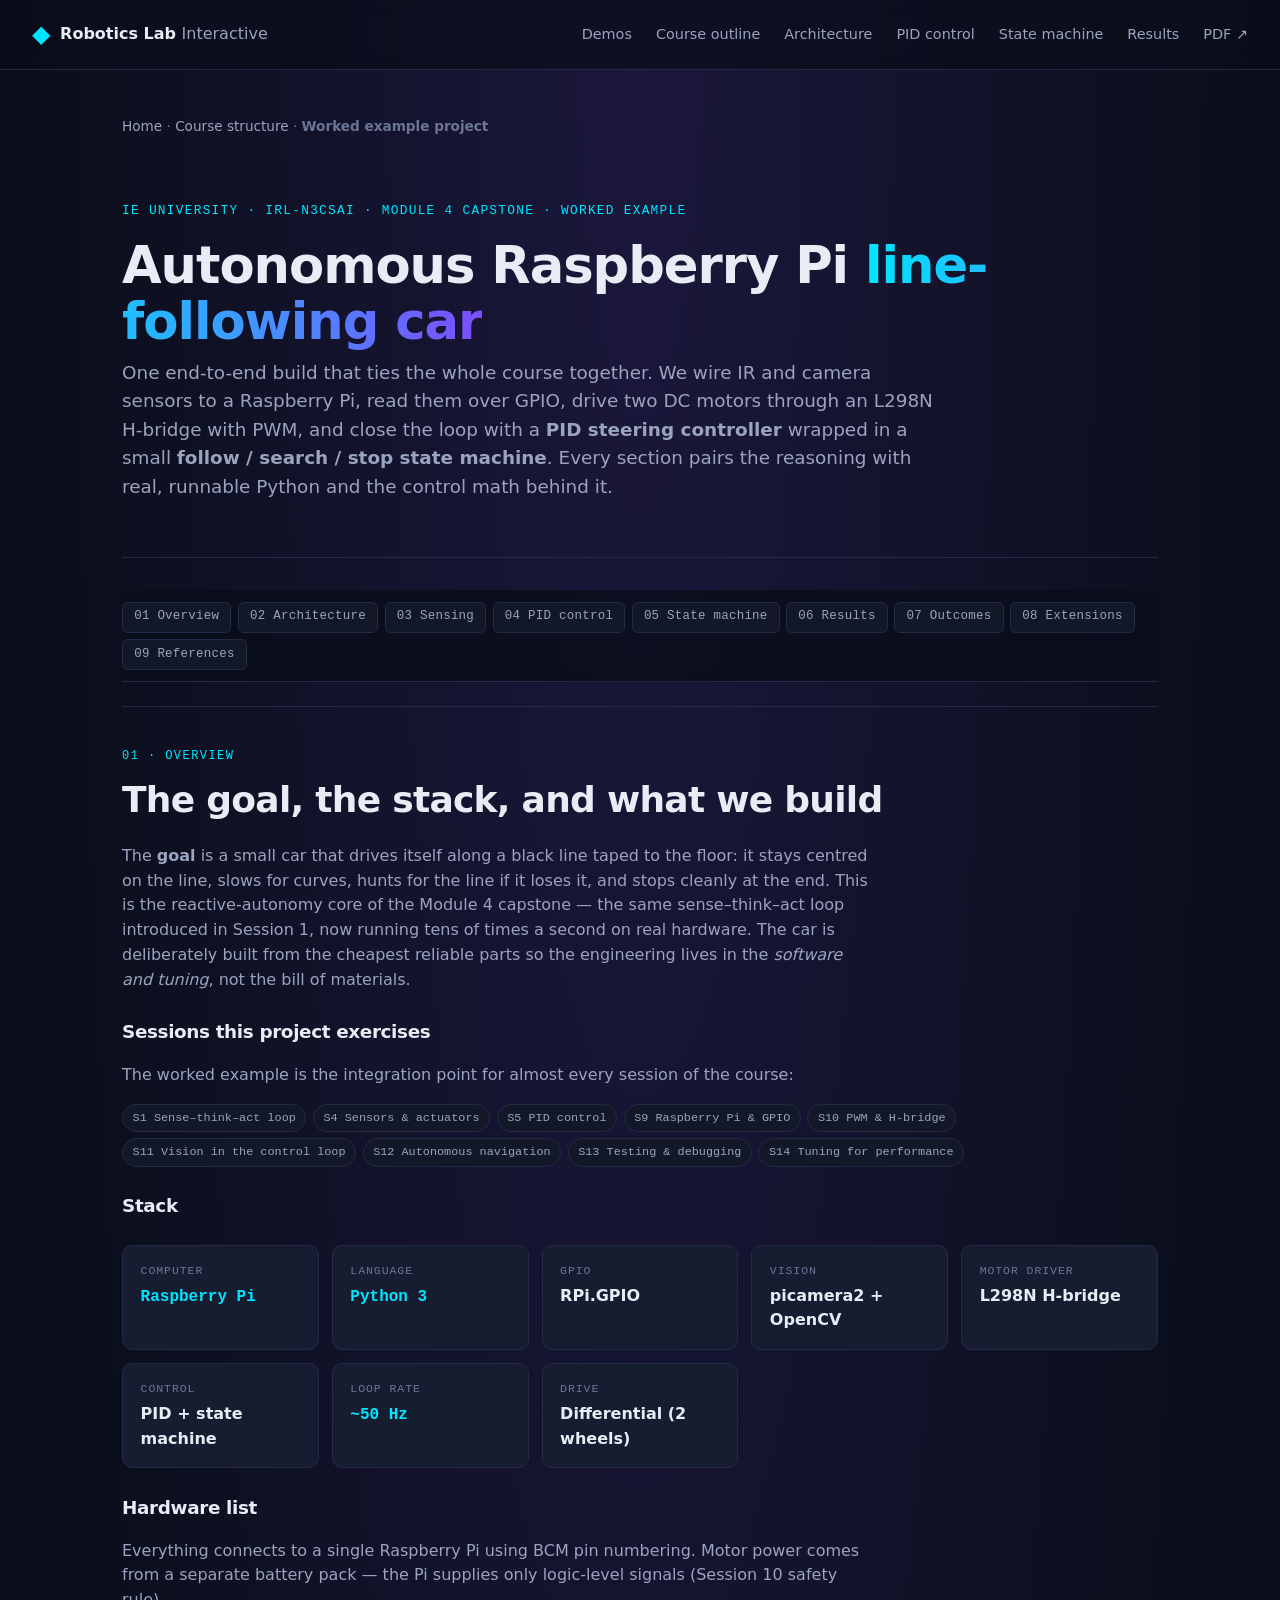
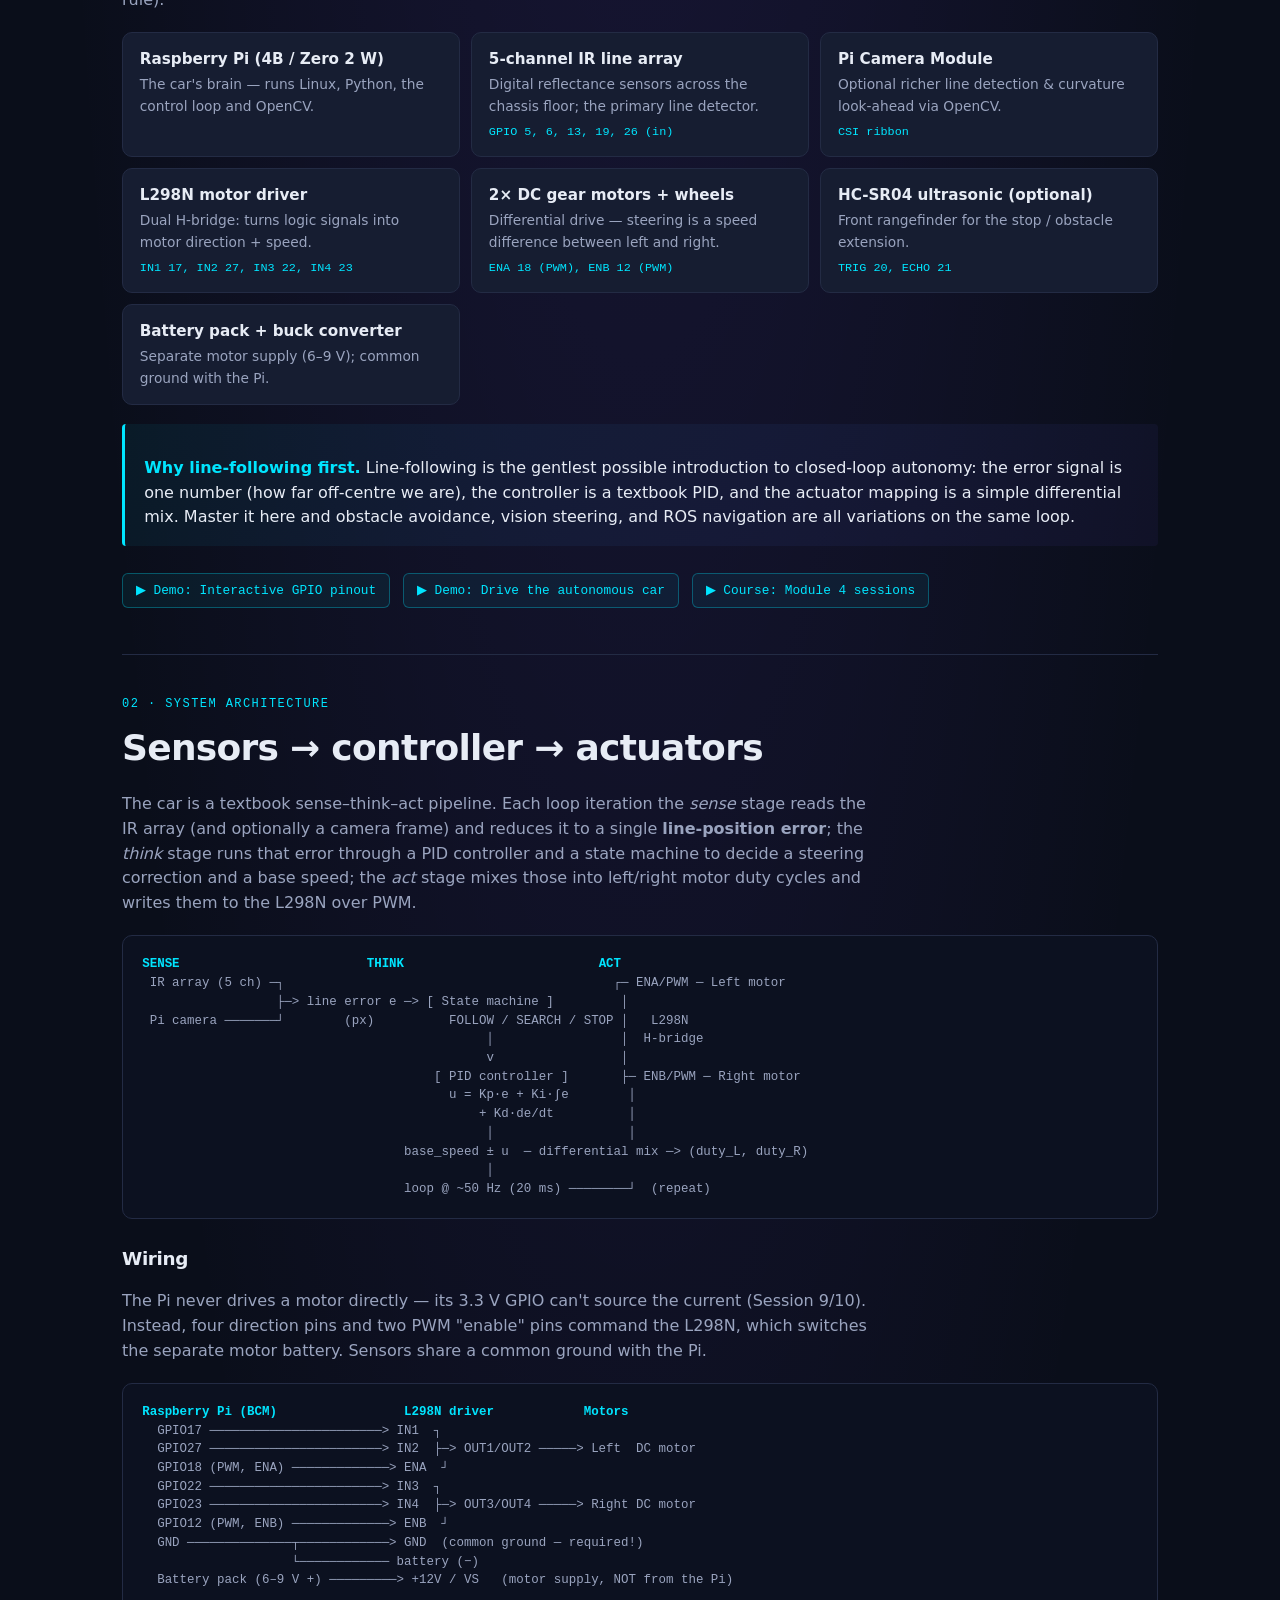
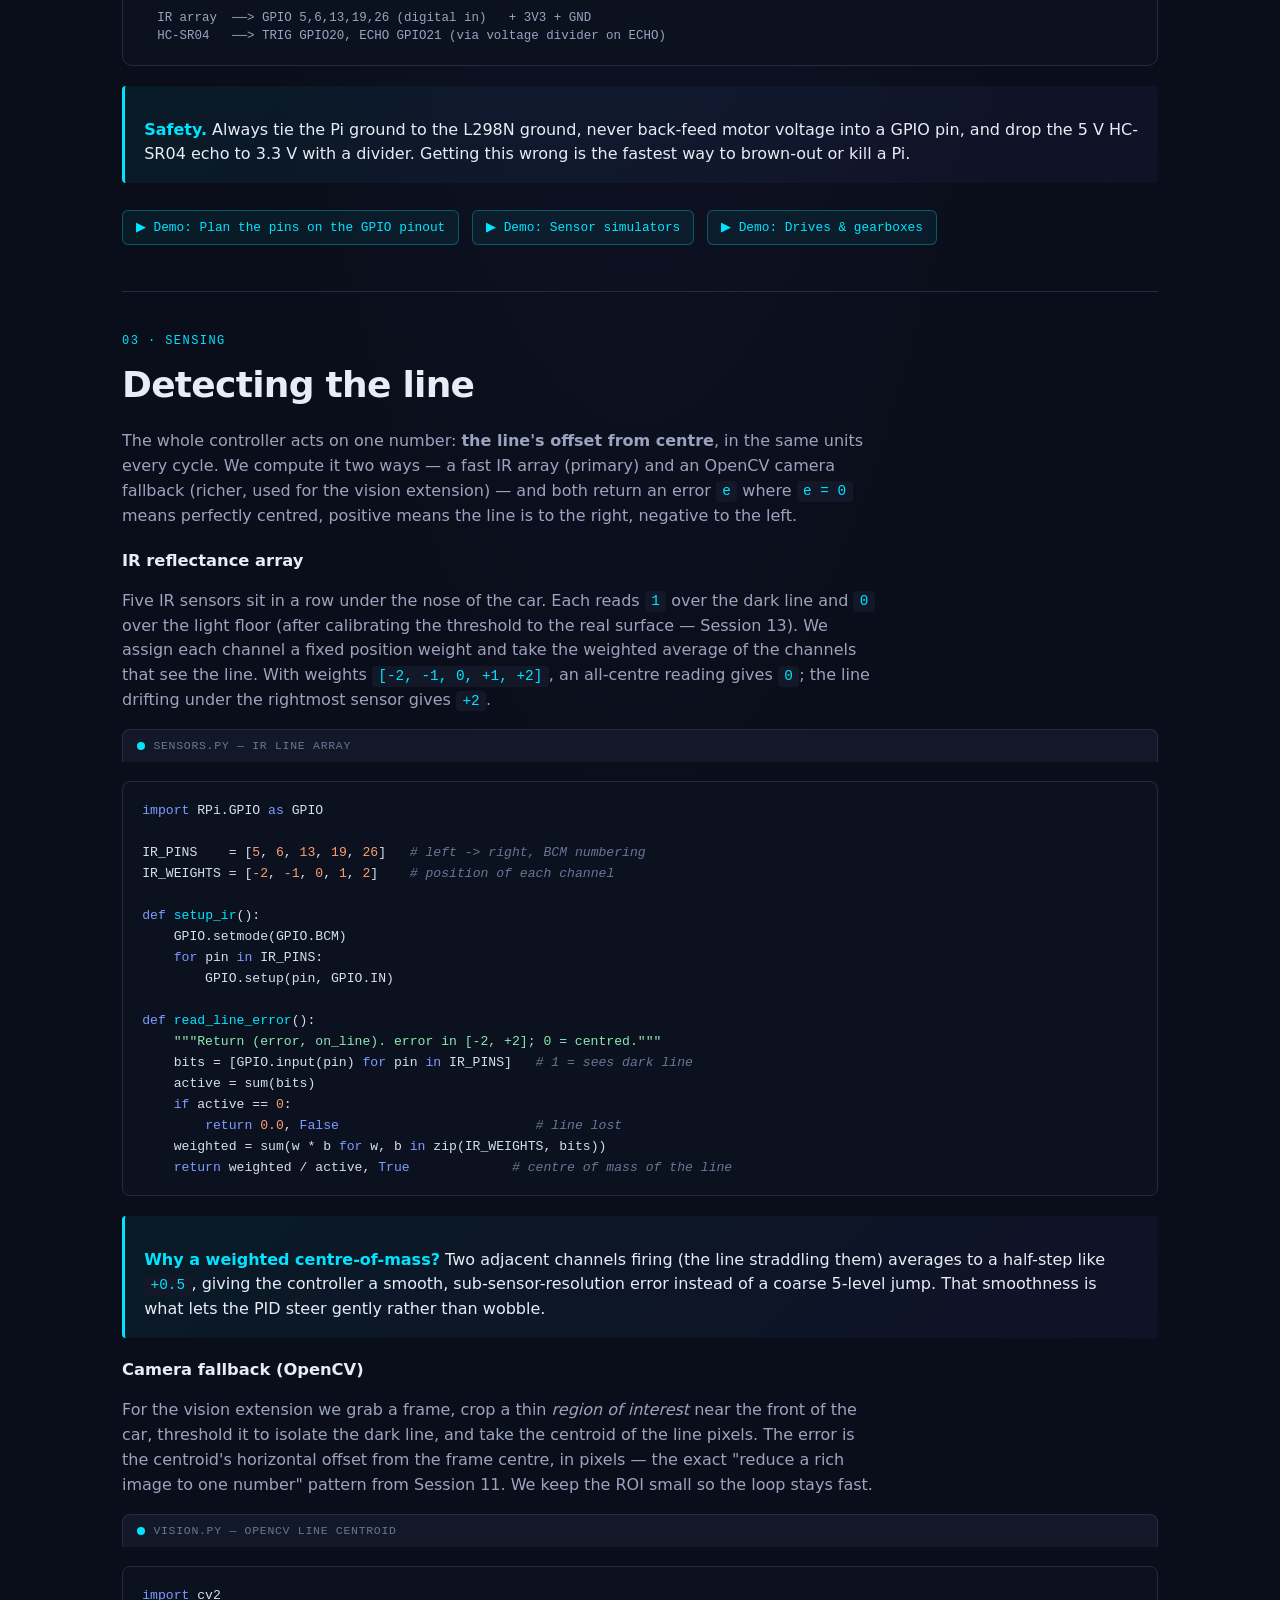
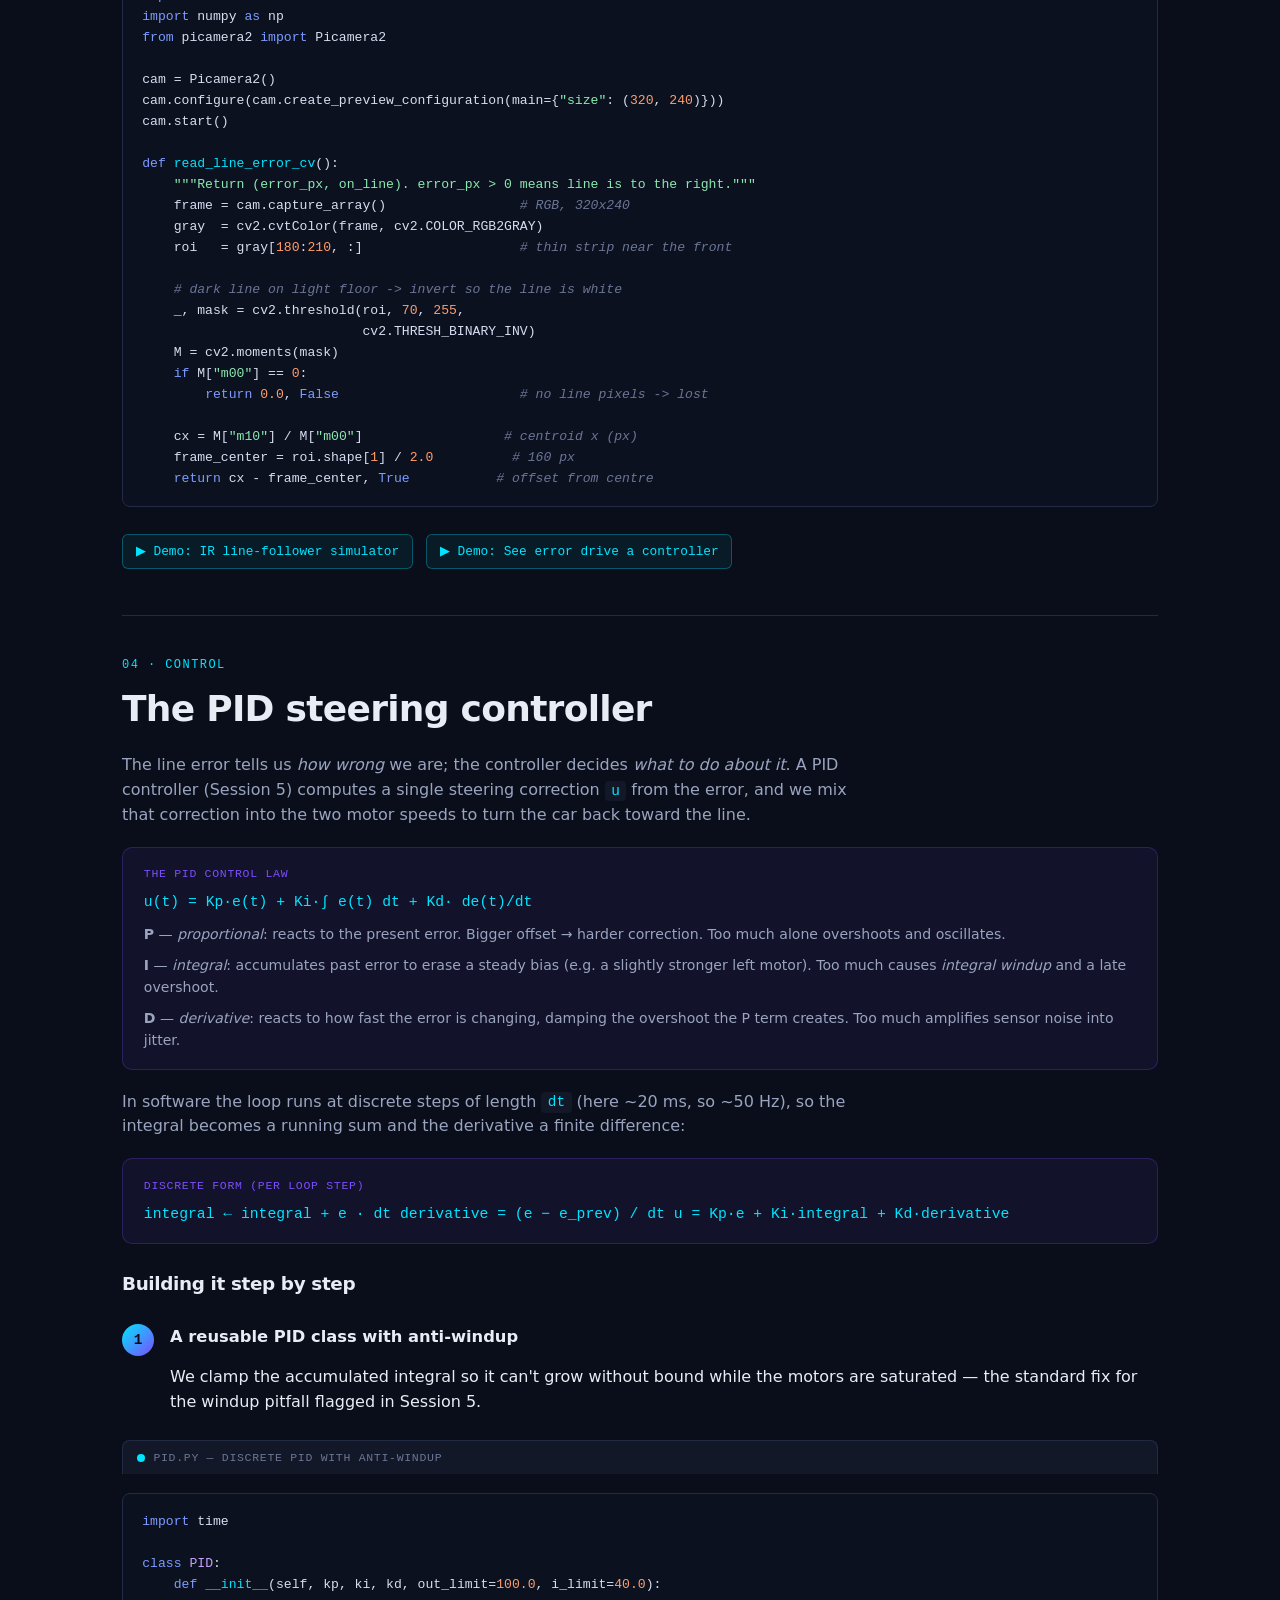
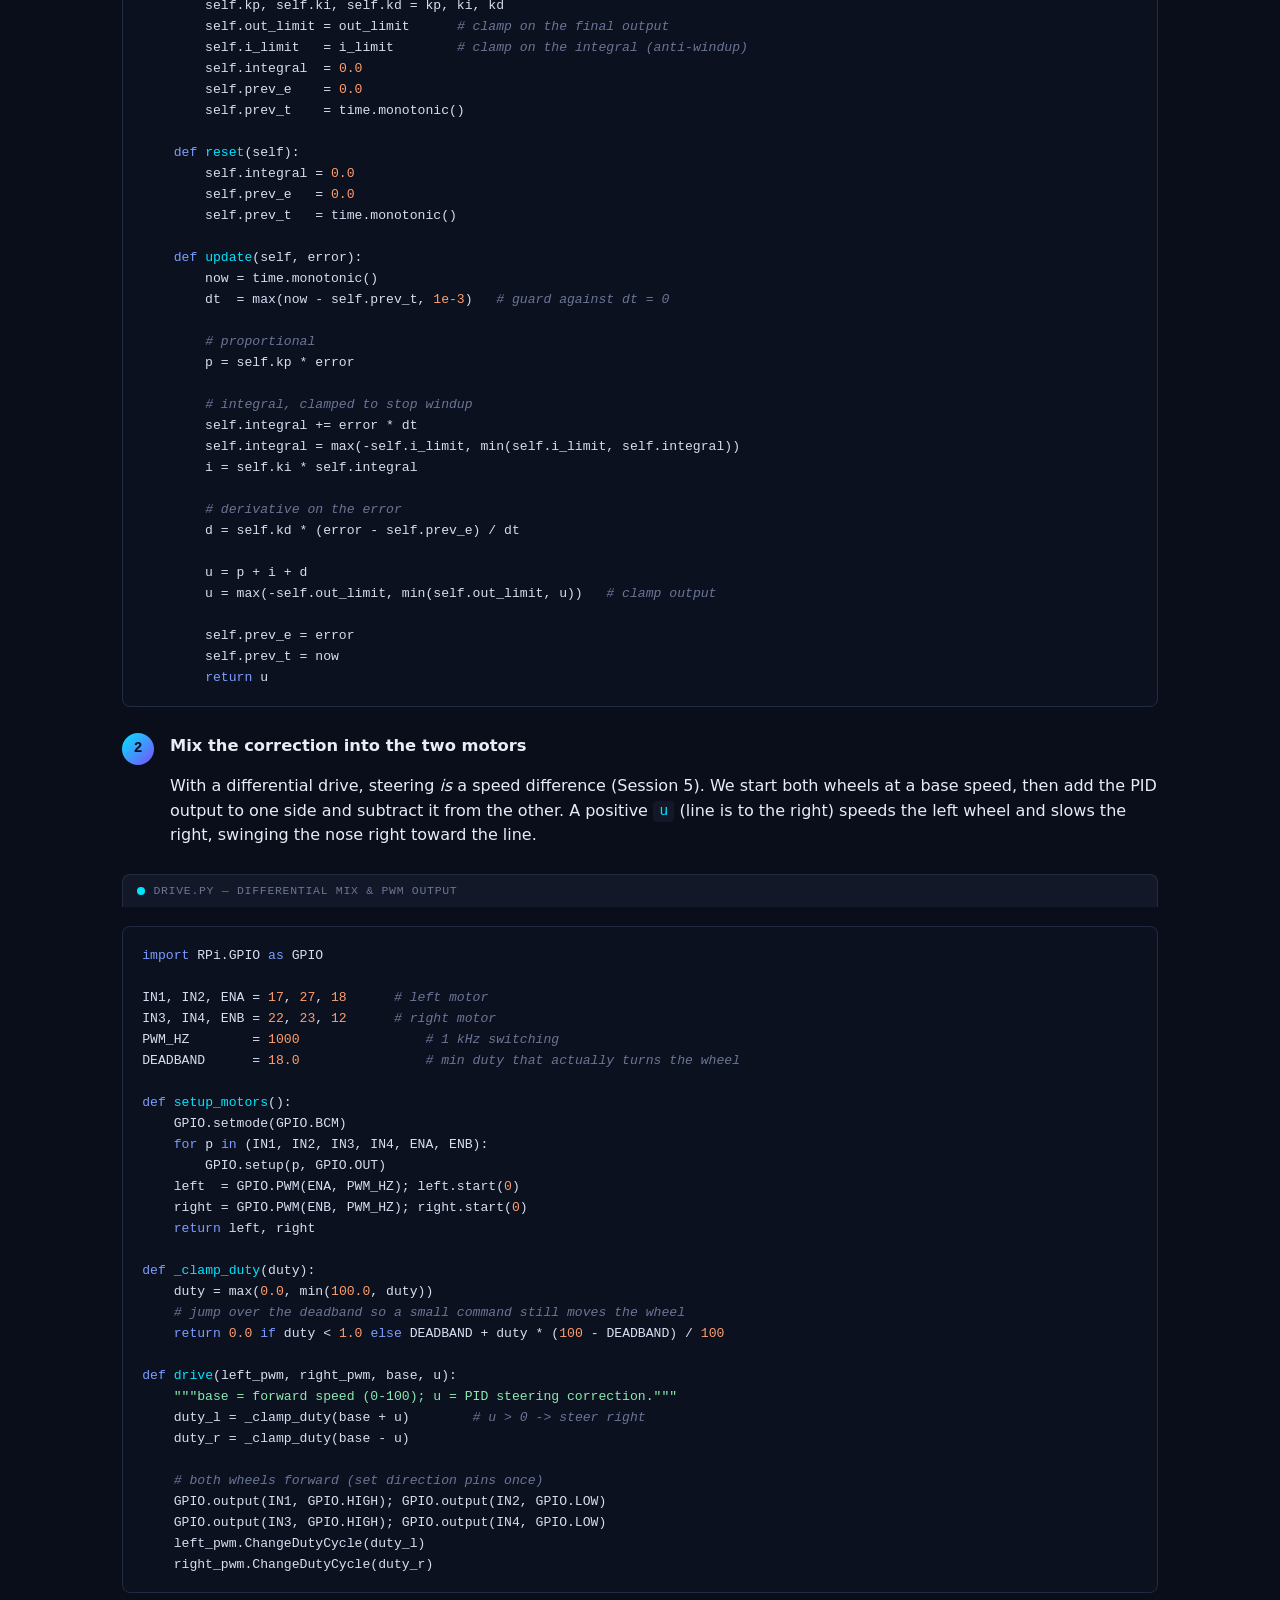
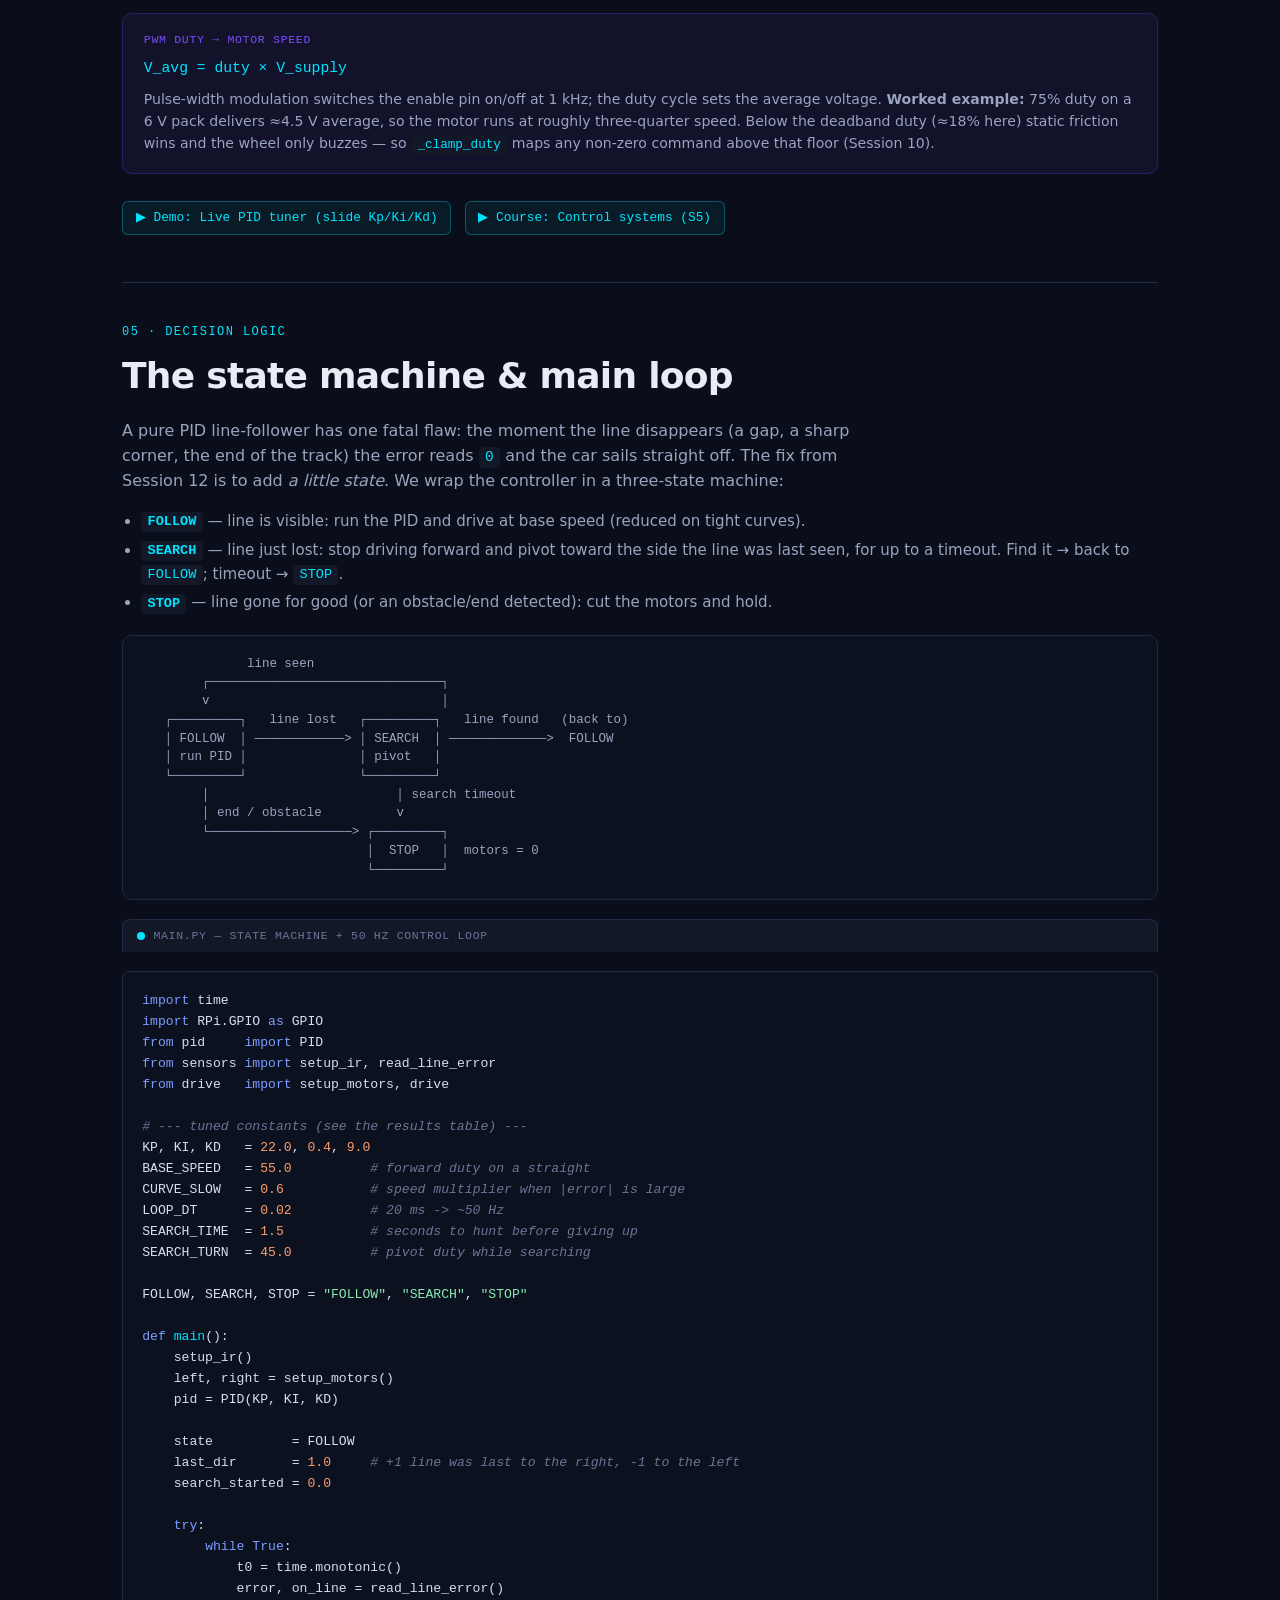
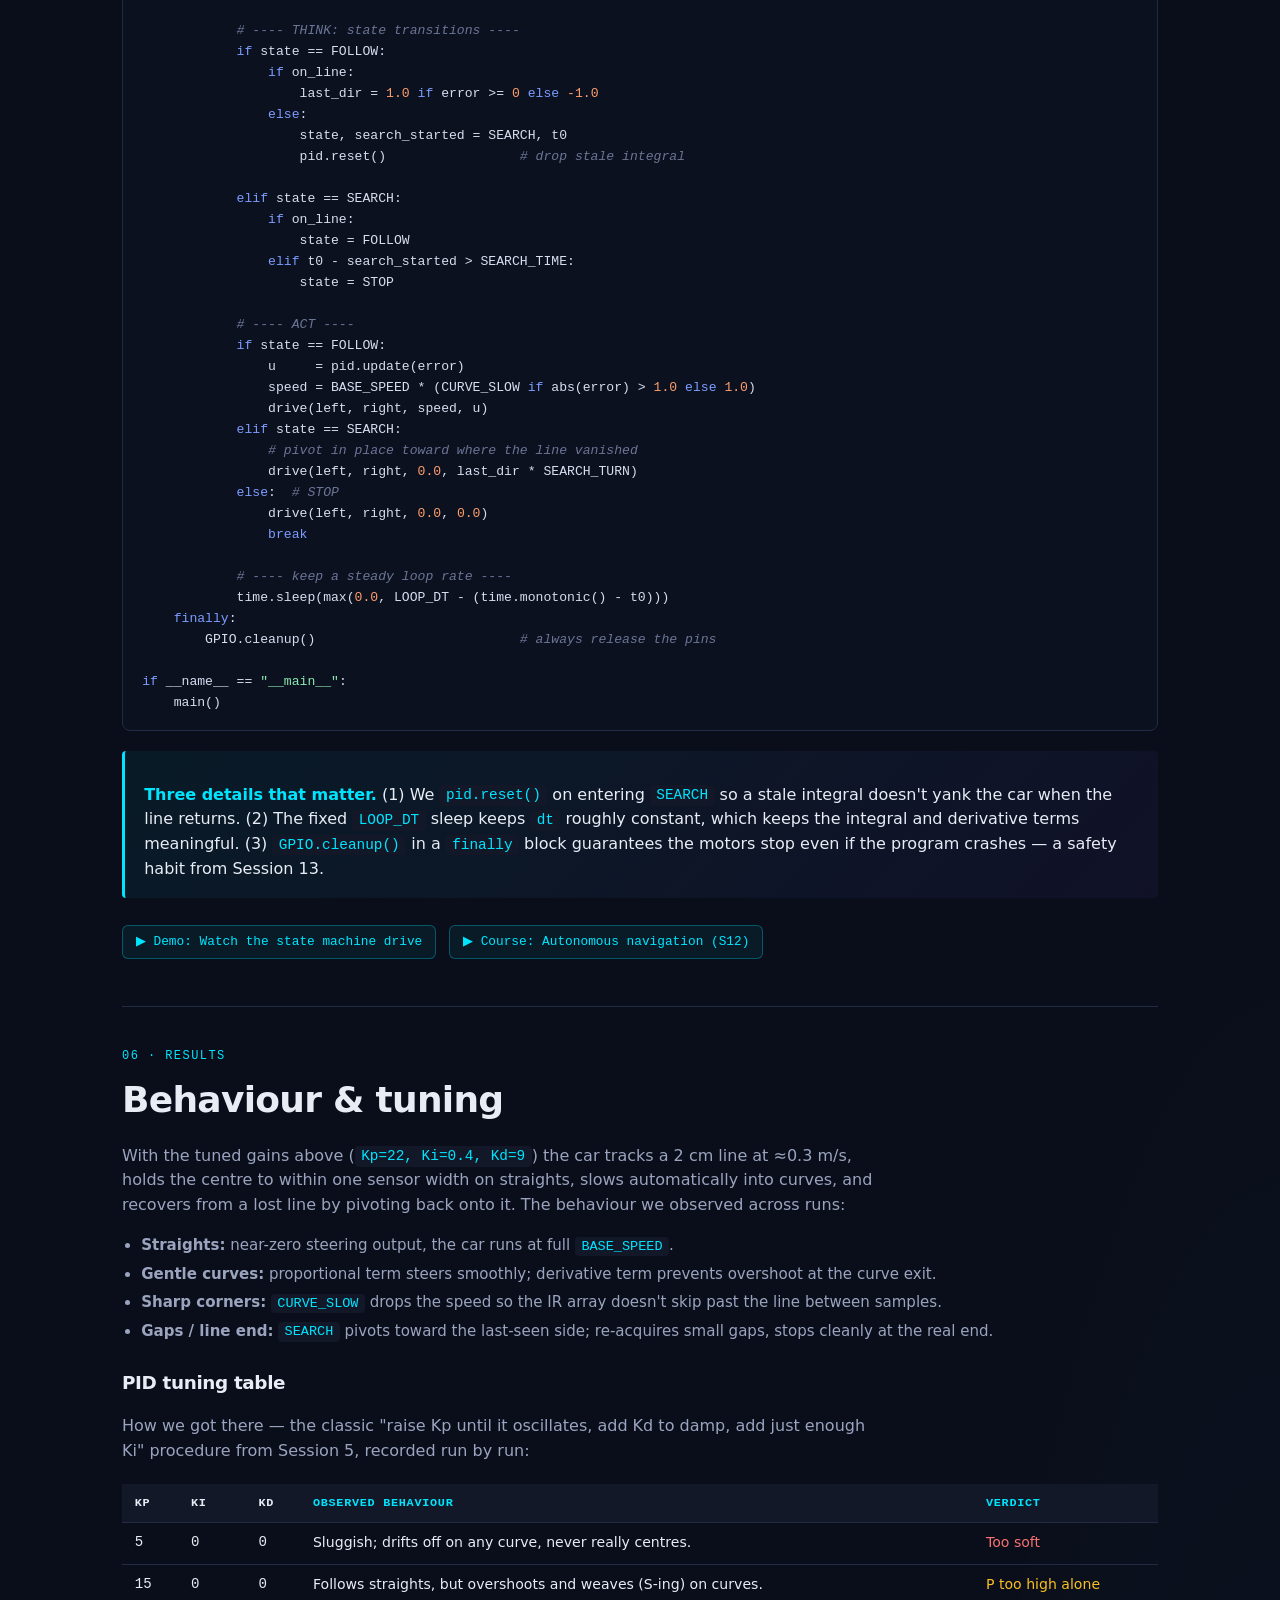
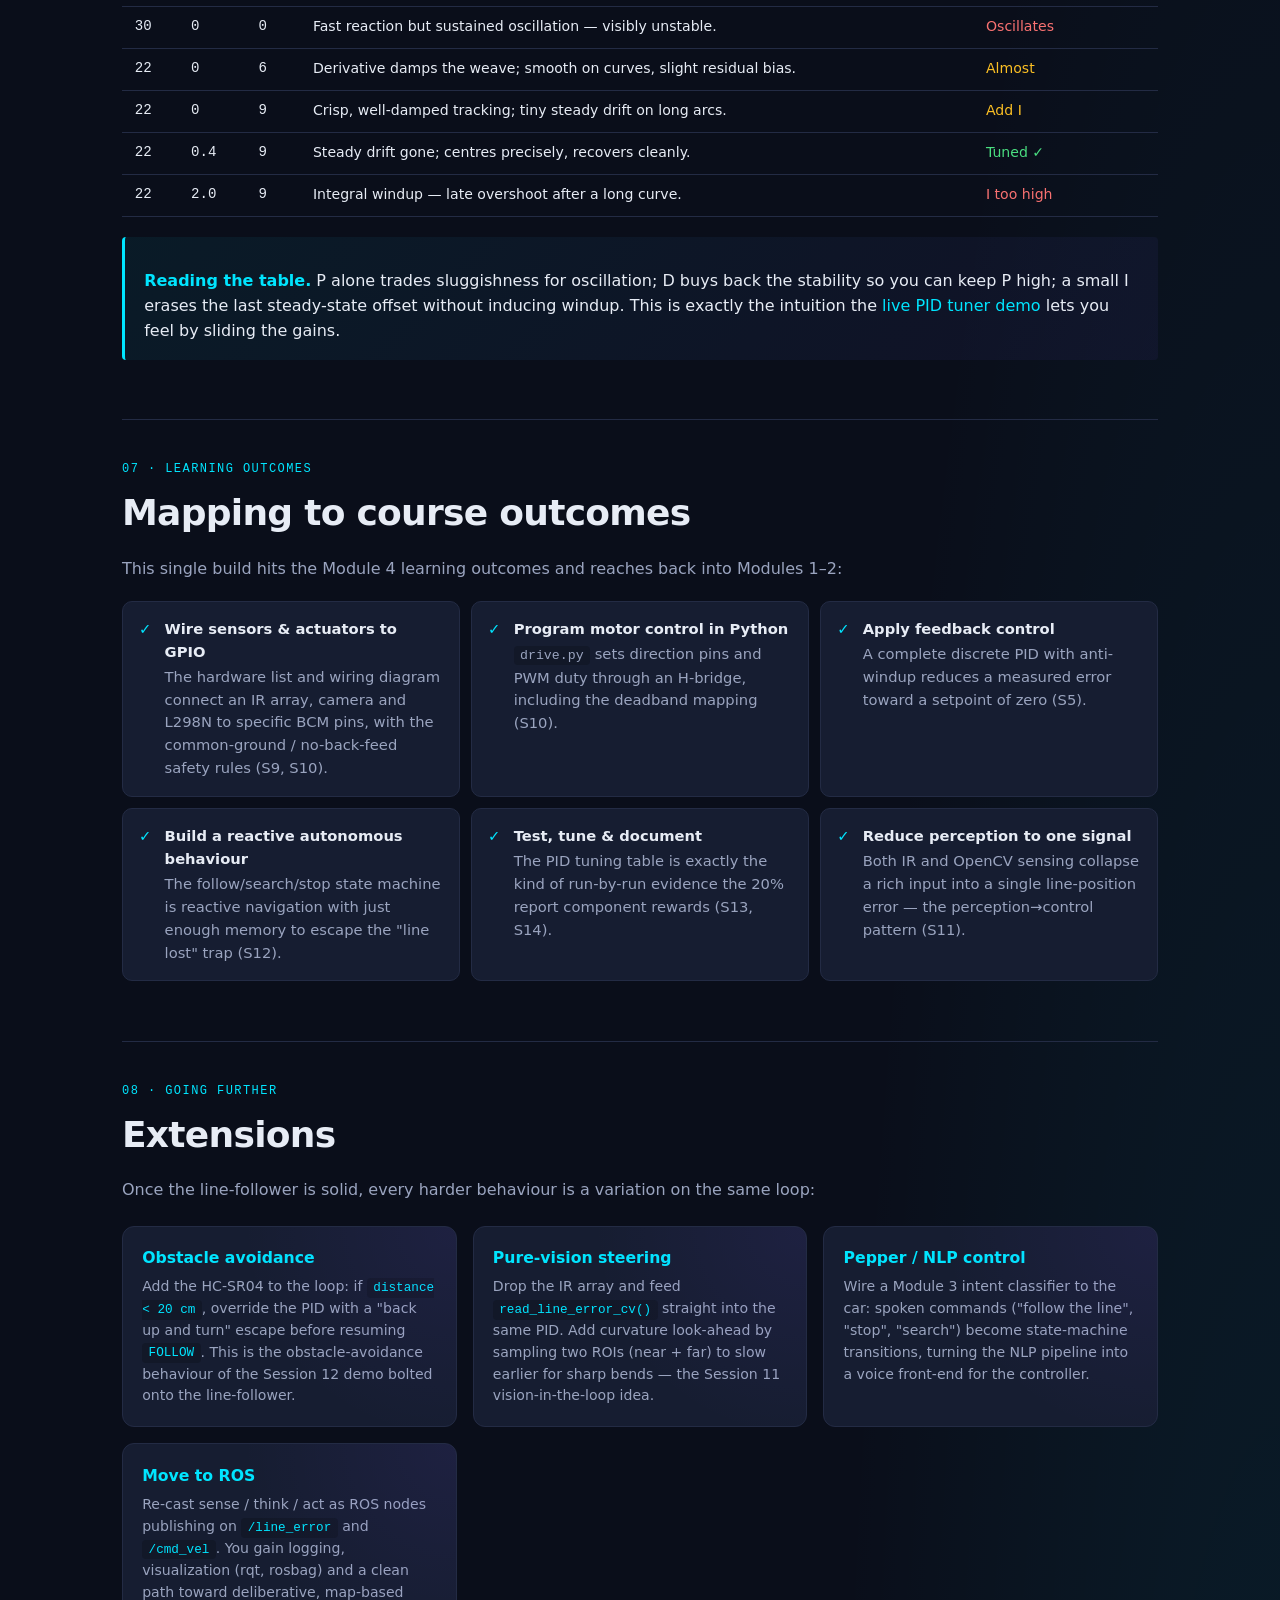
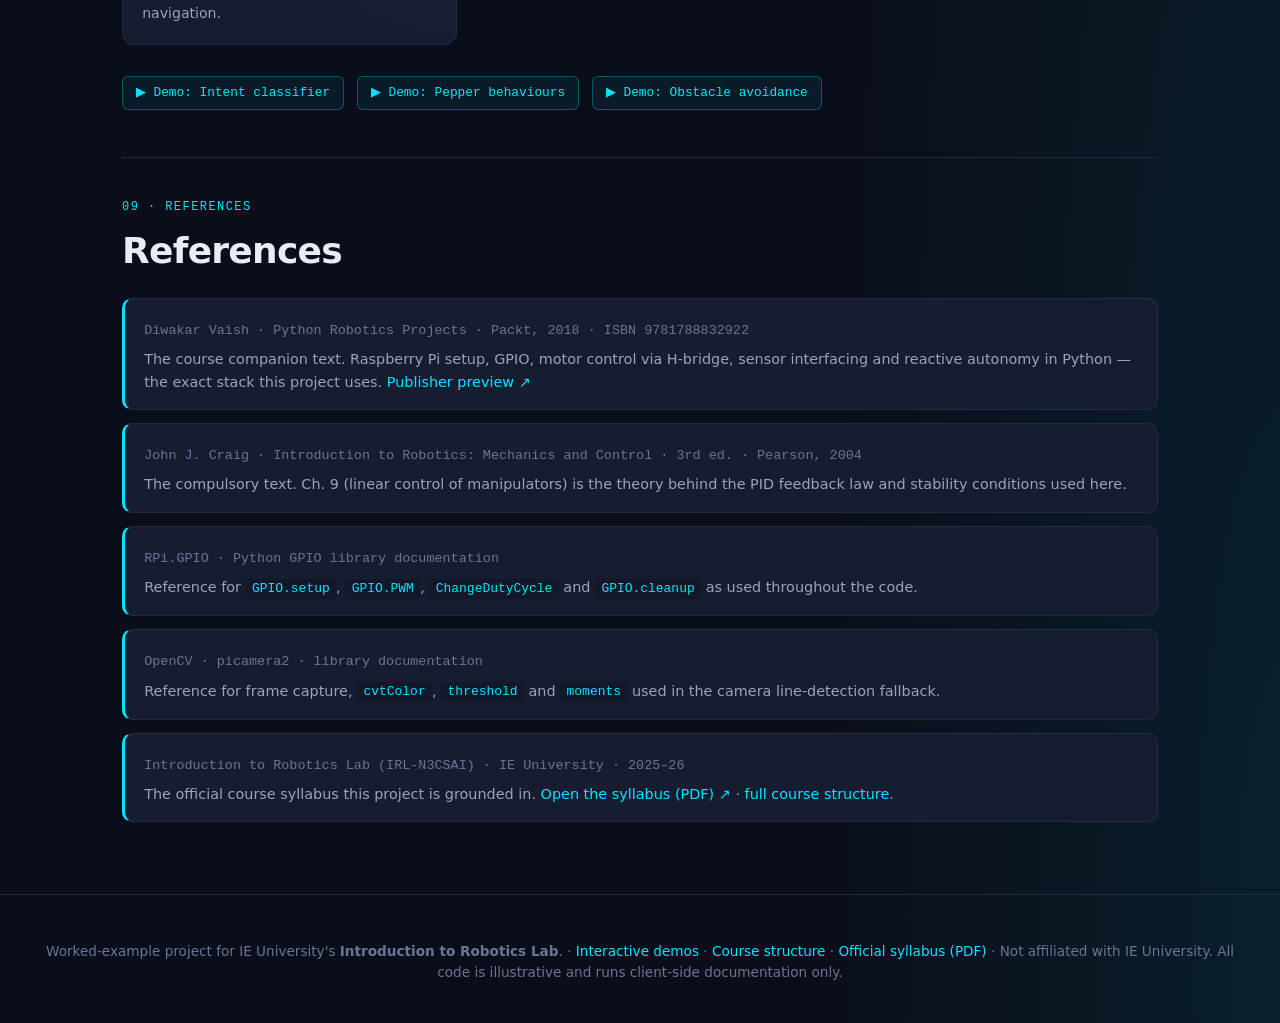
<file: project.html>
<!doctype html>
<html lang="en">
<head>
<meta charset="utf-8" />
<meta name="viewport" content="width=device-width,initial-scale=1" />
<title>Worked Example — Autonomous Raspberry Pi Line-Following Car</title>
<meta name="description" content="A complete, in-depth worked example for IE University's Introduction to Robotics Lab: build an autonomous Raspberry Pi line-following car. Sensing with IR and camera, a PID steering controller, a follow/search/stop state machine, real Python (RPi.GPIO / OpenCV), and the full control math." />
<link rel="stylesheet" href="css/main.css" />
<style>
/* ===== project.html — page-specific layout, built on top of main.css tokens ===== */
.proj-wrap { max-width: 1100px; margin: 0 auto; padding: 2rem; }

/* Section anchors clear the sticky header */
section[id], .proj-wrap [id] { scroll-margin-top: 90px; }

.page-hero {
  padding: 3rem 0 1.5rem;
  border-bottom: 1px solid var(--border);
  margin-bottom: 2rem;
}
.page-hero h1 { font-size: clamp(2rem, 5vw, 3.2rem); margin-bottom: 0.6rem; }
.page-hero .lede { font-size: 1.15rem; color: var(--text-dim); max-width: 70ch; }

/* In-page sticky sub-nav (matches course.html .toc) */
.toc {
  position: sticky; top: 64px; z-index: 40;
  display: flex; gap: 0.4rem; flex-wrap: wrap;
  padding: 0.7rem 0; margin-bottom: 1.5rem;
  background: rgba(10,14,26,0.82); backdrop-filter: blur(10px);
  border-bottom: 1px solid var(--border);
}
.toc a {
  font-family: var(--mono); font-size: 0.78rem; letter-spacing: 0.02em;
  color: var(--text-dim); padding: 0.3rem 0.7rem; border-radius: 6px;
  border: 1px solid var(--border); background: var(--bg-elev);
}
.toc a:hover { color: var(--accent); border-color: var(--accent); }

.proj-section { padding: 2.5rem 0; border-top: 1px solid var(--border); }
.proj-section:first-of-type { border-top: none; }
.section-eyebrow { font-family: var(--mono); font-size: 0.75rem; letter-spacing: 0.12em; text-transform: uppercase; color: var(--accent); display: block; margin-bottom: 0.4rem; }
.proj-section > p { color: var(--text-dim); max-width: 74ch; }
.proj-section h3 { margin-top: 1.6rem; }
.proj-section h4 { color: var(--text); margin: 1.2rem 0 0.4rem; font-size: 1.02rem; }

/* Meta grid (reused from course.html) */
.meta-grid { display: grid; gap: 0.8rem; grid-template-columns: repeat(auto-fit, minmax(180px,1fr)); margin: 1.5rem 0; }
.meta-grid .meta { padding: 1rem 1.1rem; background: var(--bg-card); border: 1px solid var(--border); border-radius: 10px; }
.meta-grid .meta .k { font-family: var(--mono); font-size: 0.72rem; text-transform: uppercase; letter-spacing: 0.08em; color: var(--text-mute); display: block; margin-bottom: 0.25rem; }
.meta-grid .meta .v { color: var(--text); font-weight: 600; }
.meta-grid .meta .v.accent { color: var(--accent); font-family: var(--mono); }

/* Topic chips */
.chips { display: flex; flex-wrap: wrap; gap: 0.4rem; margin: 1rem 0; }
.chip { font-family: var(--mono); font-size: 0.74rem; padding: 0.25rem 0.6rem; border-radius: 20px; background: var(--bg-elev); border: 1px solid var(--border); color: var(--text-dim); }

/* Hardware / bill-of-materials list */
.hw-grid { display: grid; gap: 0.7rem; grid-template-columns: repeat(auto-fit, minmax(260px,1fr)); margin: 1.2rem 0; }
.hw { padding: 0.9rem 1.05rem; background: var(--bg-card); border: 1px solid var(--border); border-radius: 10px; }
.hw .hw-name { color: var(--text); font-weight: 600; font-size: 0.95rem; }
.hw .hw-role { color: var(--text-dim); font-size: 0.86rem; margin-top: 0.2rem; }
.hw .hw-pin { font-family: var(--mono); font-size: 0.74rem; color: var(--accent); display: block; margin-top: 0.4rem; }

/* Numbered step badge for the control walkthrough */
.step { position: relative; padding-left: 3rem; margin: 1.6rem 0; }
.step .n {
  position: absolute; left: 0; top: 0;
  width: 2rem; height: 2rem; border-radius: 50%;
  display: flex; align-items: center; justify-content: center;
  font-family: var(--mono); font-weight: 700; font-size: 0.9rem; color: #0a0e1a;
  background: linear-gradient(135deg, var(--accent), var(--accent-2));
}
.step h4 { margin-top: 0.2rem; }

/* Code blocks — scoped here as the brief allows */
.code-head {
  font-family: var(--mono); font-size: 0.72rem; letter-spacing: 0.06em; text-transform: uppercase;
  color: var(--text-mute); background: var(--bg-elev);
  border: 1px solid var(--border); border-bottom: none;
  border-radius: 8px 8px 0 0; padding: 0.45rem 0.9rem;
  display: flex; align-items: center; gap: 0.5rem;
}
.code-head .dot { width: 8px; height: 8px; border-radius: 50%; background: var(--accent); display: inline-block; }
.code-head + pre { margin-top: 0; border-radius: 0 0 8px 8px; }
pre.codeblock {
  background: #0c1120; border: 1px solid var(--border); border-radius: 8px;
  padding: 1.1rem 1.2rem; overflow-x: auto; margin: 1.2rem 0;
  font-family: var(--mono); font-size: 0.82rem; line-height: 1.6; color: #d6deef;
  tab-size: 4;
}
pre.codeblock code { background: none; padding: 0; font-size: inherit; color: inherit; border-radius: 0; }
.cmt { color: #6b7595; font-style: italic; }
.kw  { color: #7c9cff; }
.str { color: #8be9b0; }
.fn  { color: #00e5ff; }
.num { color: #ff9d6b; }
.cls { color: #c7a0ff; }

/* Math block */
.math {
  background: rgba(124,77,255,0.07); border: 1px solid rgba(124,77,255,0.25);
  border-radius: 10px; padding: 1.1rem 1.3rem; margin: 1.2rem 0;
  font-family: var(--mono); font-size: 0.92rem; color: var(--text); overflow-x: auto;
}
.math .lbl { display: block; font-size: 0.72rem; letter-spacing: 0.06em; text-transform: uppercase; color: var(--accent-2); margin-bottom: 0.5rem; }
.math .eq { color: var(--accent); }
.math p { color: var(--text-dim); font-family: var(--sans); font-size: 0.88rem; margin: 0.6rem 0 0; }

/* ASCII / described diagram block */
.diagram {
  background: #0c1120; border: 1px solid var(--border); border-radius: 10px;
  padding: 1.2rem; margin: 1.2rem 0; overflow-x: auto;
  font-family: var(--mono); font-size: 0.78rem; line-height: 1.5; color: var(--text-dim);
  white-space: pre;
}
.diagram b { color: var(--accent); font-weight: 600; }

/* Tables (results, PID tuning, learning-outcome map) */
.tbl-wrap { overflow-x: auto; margin: 1.3rem 0; }
table.data { width: 100%; border-collapse: collapse; font-size: 0.88rem; min-width: 560px; }
table.data th, table.data td { padding: 0.6rem 0.8rem; text-align: left; border-bottom: 1px solid var(--border); vertical-align: top; }
table.data thead th { color: var(--accent); font-family: var(--mono); font-size: 0.74rem; text-transform: uppercase; letter-spacing: 0.06em; background: var(--bg-elev); }
table.data tbody tr:hover { background: rgba(0,229,255,0.03); }
table.data td.mono, table.data th.mono { font-family: var(--mono); color: var(--text); }
table.data td .ok { color: var(--good); }
table.data td .warn { color: var(--warn); }
table.data td .bad { color: var(--bad); }

/* Outcome list (reused from course.html .obj-list) */
.obj-list { list-style: none; padding: 0; margin: 1.2rem 0; display: grid; gap: 0.7rem; grid-template-columns: repeat(auto-fit, minmax(300px,1fr)); }
.obj-list li {
  padding: 1rem 1.1rem 1rem 2.6rem; position: relative;
  background: var(--bg-card); border: 1px solid var(--border); border-radius: 10px;
  color: var(--text-dim); font-size: 0.92rem;
}
.obj-list li::before { content: "\2713"; position: absolute; left: 1rem; top: 1rem; color: var(--accent); font-weight: 700; }
.obj-list li strong { color: var(--text); display: block; margin-bottom: 0.15rem; }

/* Demo cross-links (matches course.html .demo-link) */
.demo-link {
  display: inline-flex; align-items: center; gap: 0.35rem; margin: 0.5rem 0.5rem 0 0;
  font-family: var(--mono); font-size: 0.8rem; padding: 0.4rem 0.8rem;
  border-radius: 6px; border: 1px solid rgba(0,229,255,0.3); background: rgba(0,229,255,0.06); color: var(--accent);
}
.demo-link:hover { border-color: var(--accent); background: rgba(0,229,255,0.12); color: var(--accent); }
.link-row { margin: 1.2rem 0 0.4rem; }

/* Extension cards */
.ext-grid { display: grid; gap: 1rem; grid-template-columns: repeat(auto-fit, minmax(260px,1fr)); margin: 1.4rem 0; }
.ext { background: var(--bg-card); border: 1px solid var(--border); border-radius: 12px; padding: 1.2rem; position: relative; overflow: hidden; }
.ext h4 { margin: 0 0 0.4rem; color: var(--accent); font-size: 0.98rem; }
.ext p { color: var(--text-dim); font-size: 0.88rem; margin: 0; }
.ext::after { content: ""; position: absolute; inset: 0; background: radial-gradient(circle at 100% 0%, rgba(124,77,255,0.08), transparent 55%); pointer-events: none; }

/* References */
.ref-list { display: grid; gap: 0.8rem; margin-top: 1.2rem; }
.ref-item { background: var(--bg-card); border: 1px solid var(--border); border-left: 3px solid var(--accent); border-radius: 10px; padding: 1rem 1.2rem; }
.ref-item .cite { color: var(--text-mute); font-size: 0.84rem; font-family: var(--mono); }
.ref-item p { color: var(--text-dim); font-size: 0.9rem; margin: 0.4rem 0 0; }

.proj-section ul.plain { color: var(--text-dim); font-size: 0.94rem; padding-left: 1.2rem; }
.proj-section ul.plain li { margin: 0.3rem 0; }
.proj-section ul.plain code, .proj-section p code { color: var(--accent); }
</style>
</head>
<body>
<header class="site-header">
  <a class="brand" href="./index.html"><span class="logo">&#9670;</span><span class="brand-text">Robotics Lab <em>Interactive</em></span></a>
  <nav class="site-nav">
    <a href="./index.html">Demos</a>
    <a href="./course.html">Course outline</a>
    <a href="#architecture">Architecture</a>
    <a href="#control">PID control</a>
    <a href="#state-machine">State machine</a>
    <a href="#results">Results</a>
    <a href="./SYLLABUS.pdf" target="_blank" rel="noopener">PDF &#8599;</a>
  </nav>
</header>

<main class="proj-wrap">
  <p class="crumb"><a href="./index.html">Home</a> &middot; <a href="./course.html">Course structure</a> &middot; <strong>Worked example project</strong></p>

  <section class="page-hero">
    <p class="eyebrow">IE University &middot; IRL-N3CSAI &middot; Module 4 capstone &middot; Worked example</p>
    <h1>Autonomous Raspberry&nbsp;Pi <em>line-following car</em></h1>
    <p class="lede">One end-to-end build that ties the whole course together. We wire IR and camera sensors to a Raspberry&nbsp;Pi, read them over GPIO, drive two DC motors through an L298N H-bridge with PWM, and close the loop with a <strong>PID steering controller</strong> wrapped in a small <strong>follow&nbsp;/&nbsp;search&nbsp;/&nbsp;stop state machine</strong>. Every section pairs the reasoning with real, runnable Python and the control math behind it.</p>
  </section>

  <nav class="toc" aria-label="On this page">
    <a href="#overview">01 Overview</a>
    <a href="#architecture">02 Architecture</a>
    <a href="#sensing">03 Sensing</a>
    <a href="#control">04 PID control</a>
    <a href="#state-machine">05 State machine</a>
    <a href="#results">06 Results</a>
    <a href="#outcomes">07 Outcomes</a>
    <a href="#extensions">08 Extensions</a>
    <a href="#references">09 References</a>
  </nav>

  <!-- ===================== 01 OVERVIEW ===================== -->
  <section class="proj-section" id="overview">
    <span class="section-eyebrow">01 &middot; Overview</span>
    <h2>The goal, the stack, and what we build</h2>
    <p>The <strong>goal</strong> is a small car that drives itself along a black line taped to the floor: it stays centred on the line, slows for curves, hunts for the line if it loses it, and stops cleanly at the end. This is the reactive-autonomy core of the Module&nbsp;4 capstone &mdash; the same sense&ndash;think&ndash;act loop introduced in Session&nbsp;1, now running tens of times a second on real hardware. The car is deliberately built from the cheapest reliable parts so the engineering lives in the <em>software and tuning</em>, not the bill of materials.</p>

    <h3>Sessions this project exercises</h3>
    <p>The worked example is the integration point for almost every session of the course:</p>
    <div class="chips">
      <span class="chip">S1 Sense&ndash;think&ndash;act loop</span>
      <span class="chip">S4 Sensors &amp; actuators</span>
      <span class="chip">S5 PID control</span>
      <span class="chip">S9 Raspberry Pi &amp; GPIO</span>
      <span class="chip">S10 PWM &amp; H-bridge</span>
      <span class="chip">S11 Vision in the control loop</span>
      <span class="chip">S12 Autonomous navigation</span>
      <span class="chip">S13 Testing &amp; debugging</span>
      <span class="chip">S14 Tuning for performance</span>
    </div>

    <h3>Stack</h3>
    <div class="meta-grid">
      <div class="meta"><span class="k">Computer</span><span class="v accent">Raspberry Pi</span></div>
      <div class="meta"><span class="k">Language</span><span class="v accent">Python 3</span></div>
      <div class="meta"><span class="k">GPIO</span><span class="v">RPi.GPIO</span></div>
      <div class="meta"><span class="k">Vision</span><span class="v">picamera2 + OpenCV</span></div>
      <div class="meta"><span class="k">Motor driver</span><span class="v">L298N H-bridge</span></div>
      <div class="meta"><span class="k">Control</span><span class="v">PID + state machine</span></div>
      <div class="meta"><span class="k">Loop rate</span><span class="v accent">~50 Hz</span></div>
      <div class="meta"><span class="k">Drive</span><span class="v">Differential (2 wheels)</span></div>
    </div>

    <h3>Hardware list</h3>
    <p>Everything connects to a single Raspberry&nbsp;Pi using BCM pin numbering. Motor power comes from a separate battery pack &mdash; the Pi supplies only logic-level signals (Session&nbsp;10 safety rule).</p>
    <div class="hw-grid">
      <div class="hw"><div class="hw-name">Raspberry Pi (4B / Zero 2 W)</div><div class="hw-role">The car's brain &mdash; runs Linux, Python, the control loop and OpenCV.</div></div>
      <div class="hw"><div class="hw-name">5-channel IR line array</div><div class="hw-role">Digital reflectance sensors across the chassis floor; the primary line detector.</div><span class="hw-pin">GPIO 5, 6, 13, 19, 26 (in)</span></div>
      <div class="hw"><div class="hw-name">Pi Camera Module</div><div class="hw-role">Optional richer line detection &amp; curvature look-ahead via OpenCV.</div><span class="hw-pin">CSI ribbon</span></div>
      <div class="hw"><div class="hw-name">L298N motor driver</div><div class="hw-role">Dual H-bridge: turns logic signals into motor direction + speed.</div><span class="hw-pin">IN1 17, IN2 27, IN3 22, IN4 23</span></div>
      <div class="hw"><div class="hw-name">2&times; DC gear motors + wheels</div><div class="hw-role">Differential drive &mdash; steering is a speed difference between left and right.</div><span class="hw-pin">ENA 18 (PWM), ENB 12 (PWM)</span></div>
      <div class="hw"><div class="hw-name">HC-SR04 ultrasonic (optional)</div><div class="hw-role">Front rangefinder for the stop / obstacle extension.</div><span class="hw-pin">TRIG 20, ECHO 21</span></div>
      <div class="hw"><div class="hw-name">Battery pack + buck converter</div><div class="hw-role">Separate motor supply (6&ndash;9&nbsp;V); common ground with the Pi.</div></div>
    </div>

    <div class="callout"><p><strong>Why line-following first.</strong> Line-following is the gentlest possible introduction to closed-loop autonomy: the error signal is one number (how far off-centre we are), the controller is a textbook PID, and the actuator mapping is a simple differential mix. Master it here and obstacle avoidance, vision steering, and ROS navigation are all variations on the same loop.</p></div>

    <div class="link-row">
      <a class="demo-link" href="./pages/raspi-car.html">&#9654; Demo: Interactive GPIO pinout</a>
      <a class="demo-link" href="./pages/autonomous.html">&#9654; Demo: Drive the autonomous car</a>
      <a class="demo-link" href="./course.html#module-4">&#9654; Course: Module 4 sessions</a>
    </div>
  </section>

  <!-- ===================== 02 ARCHITECTURE ===================== -->
  <section class="proj-section" id="architecture">
    <span class="section-eyebrow">02 &middot; System architecture</span>
    <h2>Sensors &rarr; controller &rarr; actuators</h2>
    <p>The car is a textbook sense&ndash;think&ndash;act pipeline. Each loop iteration the <em>sense</em> stage reads the IR array (and optionally a camera frame) and reduces it to a single <strong>line-position error</strong>; the <em>think</em> stage runs that error through a PID controller and a state machine to decide a steering correction and a base speed; the <em>act</em> stage mixes those into left/right motor duty cycles and writes them to the L298N over PWM.</p>

    <div class="diagram"><b>SENSE</b>                         <b>THINK</b>                          <b>ACT</b>
 IR array (5 ch) ─┐                                            ┌─ ENA/PWM ─ Left motor
                  ├─&gt; line error e ─&gt; [ State machine ]         │
 Pi camera ───────┘        (px)          FOLLOW / SEARCH / STOP │   L298N
                                              │                 │  H-bridge
                                              v                 │
                                       [ PID controller ]       ├─ ENB/PWM ─ Right motor
                                         u = Kp·e + Ki·∫e        │
                                             + Kd·de/dt          │
                                              │                  │
                                   base_speed ± u  ─ differential mix ─&gt; (duty_L, duty_R)
                                              │
                                   loop @ ~50 Hz (20 ms) ────────┘  (repeat)</div>

    <h3>Wiring</h3>
    <p>The Pi never drives a motor directly &mdash; its 3.3&nbsp;V GPIO can't source the current (Session&nbsp;9/10). Instead, four direction pins and two PWM "enable" pins command the L298N, which switches the separate motor battery. Sensors share a common ground with the Pi.</p>
    <div class="diagram"><b>Raspberry Pi (BCM)</b>                 <b>L298N driver</b>            <b>Motors</b>
  GPIO17 ───────────────────────&gt; IN1  ┐
  GPIO27 ───────────────────────&gt; IN2  ├─&gt; OUT1/OUT2 ─────&gt; Left  DC motor
  GPIO18 (PWM, ENA) ─────────────&gt; ENA  ┘
  GPIO22 ───────────────────────&gt; IN3  ┐
  GPIO23 ───────────────────────&gt; IN4  ├─&gt; OUT3/OUT4 ─────&gt; Right DC motor
  GPIO12 (PWM, ENB) ─────────────&gt; ENB  ┘
  GND ──────────────┬────────────&gt; GND  (common ground &mdash; required!)
                    └──────────── battery (&minus;)
  Battery pack (6&ndash;9 V +) ─────────&gt; +12V / VS   (motor supply, NOT from the Pi)

  IR array  ──&gt; GPIO 5,6,13,19,26 (digital in)   + 3V3 + GND
  HC-SR04   ──&gt; TRIG GPIO20, ECHO GPIO21 (via voltage divider on ECHO)</div>
    <div class="callout"><p><strong>Safety.</strong> Always tie the Pi ground to the L298N ground, never back-feed motor voltage into a GPIO pin, and drop the 5&nbsp;V HC-SR04 echo to 3.3&nbsp;V with a divider. Getting this wrong is the fastest way to brown-out or kill a Pi.</p></div>

    <div class="link-row">
      <a class="demo-link" href="./pages/raspi-car.html">&#9654; Demo: Plan the pins on the GPIO pinout</a>
      <a class="demo-link" href="./pages/sensors.html">&#9654; Demo: Sensor simulators</a>
      <a class="demo-link" href="./pages/actuators.html">&#9654; Demo: Drives &amp; gearboxes</a>
    </div>
  </section>

  <!-- ===================== 03 SENSING ===================== -->
  <section class="proj-section" id="sensing">
    <span class="section-eyebrow">03 &middot; Sensing</span>
    <h2>Detecting the line</h2>
    <p>The whole controller acts on one number: <strong>the line's offset from centre</strong>, in the same units every cycle. We compute it two ways &mdash; a fast IR array (primary) and an OpenCV camera fallback (richer, used for the vision extension) &mdash; and both return an error <code>e</code> where <code>e = 0</code> means perfectly centred, positive means the line is to the right, negative to the left.</p>

    <h4>IR reflectance array</h4>
    <p>Five IR sensors sit in a row under the nose of the car. Each reads <code>1</code> over the dark line and <code>0</code> over the light floor (after calibrating the threshold to the real surface &mdash; Session&nbsp;13). We assign each channel a fixed position weight and take the weighted average of the channels that see the line. With weights <code>[-2, -1, 0, +1, +2]</code>, an all-centre reading gives <code>0</code>; the line drifting under the rightmost sensor gives <code>+2</code>.</p>

    <div class="code-head"><span class="dot"></span>sensors.py &mdash; IR line array</div>
    <pre class="codeblock"><code><span class="kw">import</span> RPi.GPIO <span class="kw">as</span> GPIO

IR_PINS    = [<span class="num">5</span>, <span class="num">6</span>, <span class="num">13</span>, <span class="num">19</span>, <span class="num">26</span>]   <span class="cmt"># left -&gt; right, BCM numbering</span>
IR_WEIGHTS = [<span class="num">-2</span>, <span class="num">-1</span>, <span class="num">0</span>, <span class="num">1</span>, <span class="num">2</span>]    <span class="cmt"># position of each channel</span>

<span class="kw">def</span> <span class="fn">setup_ir</span>():
    GPIO.setmode(GPIO.BCM)
    <span class="kw">for</span> pin <span class="kw">in</span> IR_PINS:
        GPIO.setup(pin, GPIO.IN)

<span class="kw">def</span> <span class="fn">read_line_error</span>():
    <span class="str">"""Return (error, on_line). error in [-2, +2]; 0 = centred."""</span>
    bits = [GPIO.input(pin) <span class="kw">for</span> pin <span class="kw">in</span> IR_PINS]   <span class="cmt"># 1 = sees dark line</span>
    active = sum(bits)
    <span class="kw">if</span> active == <span class="num">0</span>:
        <span class="kw">return</span> <span class="num">0.0</span>, <span class="kw">False</span>                         <span class="cmt"># line lost</span>
    weighted = sum(w * b <span class="kw">for</span> w, b <span class="kw">in</span> zip(IR_WEIGHTS, bits))
    <span class="kw">return</span> weighted / active, <span class="kw">True</span>             <span class="cmt"># centre of mass of the line</span></code></pre>

    <div class="callout"><p><strong>Why a weighted centre-of-mass?</strong> Two adjacent channels firing (the line straddling them) averages to a half-step like <code>+0.5</code>, giving the controller a smooth, sub-sensor-resolution error instead of a coarse 5-level jump. That smoothness is what lets the PID steer gently rather than wobble.</p></div>

    <h4>Camera fallback (OpenCV)</h4>
    <p>For the vision extension we grab a frame, crop a thin <em>region of interest</em> near the front of the car, threshold it to isolate the dark line, and take the centroid of the line pixels. The error is the centroid's horizontal offset from the frame centre, in pixels &mdash; the exact "reduce a rich image to one number" pattern from Session&nbsp;11. We keep the ROI small so the loop stays fast.</p>

    <div class="code-head"><span class="dot"></span>vision.py &mdash; OpenCV line centroid</div>
    <pre class="codeblock"><code><span class="kw">import</span> cv2
<span class="kw">import</span> numpy <span class="kw">as</span> np
<span class="kw">from</span> picamera2 <span class="kw">import</span> Picamera2

cam = Picamera2()
cam.configure(cam.create_preview_configuration(main={<span class="str">"size"</span>: (<span class="num">320</span>, <span class="num">240</span>)}))
cam.start()

<span class="kw">def</span> <span class="fn">read_line_error_cv</span>():
    <span class="str">"""Return (error_px, on_line). error_px &gt; 0 means line is to the right."""</span>
    frame = cam.capture_array()                 <span class="cmt"># RGB, 320x240</span>
    gray  = cv2.cvtColor(frame, cv2.COLOR_RGB2GRAY)
    roi   = gray[<span class="num">180</span>:<span class="num">210</span>, :]                    <span class="cmt"># thin strip near the front</span>

    <span class="cmt"># dark line on light floor -&gt; invert so the line is white</span>
    _, mask = cv2.threshold(roi, <span class="num">70</span>, <span class="num">255</span>,
                            cv2.THRESH_BINARY_INV)
    M = cv2.moments(mask)
    <span class="kw">if</span> M[<span class="str">"m00"</span>] == <span class="num">0</span>:
        <span class="kw">return</span> <span class="num">0.0</span>, <span class="kw">False</span>                       <span class="cmt"># no line pixels -&gt; lost</span>

    cx = M[<span class="str">"m10"</span>] / M[<span class="str">"m00"</span>]                  <span class="cmt"># centroid x (px)</span>
    frame_center = roi.shape[<span class="num">1</span>] / <span class="num">2.0</span>          <span class="cmt"># 160 px</span>
    <span class="kw">return</span> cx - frame_center, <span class="kw">True</span>           <span class="cmt"># offset from centre</span></code></pre>

    <div class="link-row">
      <a class="demo-link" href="./pages/sensors.html">&#9654; Demo: IR line-follower simulator</a>
      <a class="demo-link" href="./pages/control.html">&#9654; Demo: See error drive a controller</a>
    </div>
  </section>

  <!-- ===================== 04 CONTROL ===================== -->
  <section class="proj-section" id="control">
    <span class="section-eyebrow">04 &middot; Control</span>
    <h2>The PID steering controller</h2>
    <p>The line error tells us <em>how wrong</em> we are; the controller decides <em>what to do about it</em>. A PID controller (Session&nbsp;5) computes a single steering correction <code>u</code> from the error, and we mix that correction into the two motor speeds to turn the car back toward the line.</p>

    <div class="math">
      <span class="lbl">The PID control law</span>
      <span class="eq">u(t) = Kp&middot;e(t) + Ki&middot;&int; e(t) dt + Kd&middot; de(t)/dt</span>
      <p><strong>P</strong> &mdash; <em>proportional</em>: reacts to the present error. Bigger offset &rarr; harder correction. Too much alone overshoots and oscillates.</p>
      <p><strong>I</strong> &mdash; <em>integral</em>: accumulates past error to erase a steady bias (e.g. a slightly stronger left motor). Too much causes <em>integral windup</em> and a late overshoot.</p>
      <p><strong>D</strong> &mdash; <em>derivative</em>: reacts to how fast the error is changing, damping the overshoot the P term creates. Too much amplifies sensor noise into jitter.</p>
    </div>

    <p>In software the loop runs at discrete steps of length <code>dt</code> (here ~20&nbsp;ms, so ~50&nbsp;Hz), so the integral becomes a running sum and the derivative a finite difference:</p>
    <div class="math">
      <span class="lbl">Discrete form (per loop step)</span>
      <span class="eq">integral &larr; integral + e &middot; dt</span>
      <span class="eq">derivative = (e &minus; e_prev) / dt</span>
      <span class="eq">u = Kp&middot;e + Ki&middot;integral + Kd&middot;derivative</span>
    </div>

    <h3>Building it step by step</h3>

    <div class="step">
      <span class="n">1</span>
      <h4>A reusable PID class with anti-windup</h4>
      <p>We clamp the accumulated integral so it can't grow without bound while the motors are saturated &mdash; the standard fix for the windup pitfall flagged in Session&nbsp;5.</p>
    </div>
    <div class="code-head"><span class="dot"></span>pid.py &mdash; discrete PID with anti-windup</div>
    <pre class="codeblock"><code><span class="kw">import</span> time

<span class="kw">class</span> <span class="cls">PID</span>:
    <span class="kw">def</span> <span class="fn">__init__</span>(self, kp, ki, kd, out_limit=<span class="num">100.0</span>, i_limit=<span class="num">40.0</span>):
        self.kp, self.ki, self.kd = kp, ki, kd
        self.out_limit = out_limit      <span class="cmt"># clamp on the final output</span>
        self.i_limit   = i_limit        <span class="cmt"># clamp on the integral (anti-windup)</span>
        self.integral  = <span class="num">0.0</span>
        self.prev_e    = <span class="num">0.0</span>
        self.prev_t    = time.monotonic()

    <span class="kw">def</span> <span class="fn">reset</span>(self):
        self.integral = <span class="num">0.0</span>
        self.prev_e   = <span class="num">0.0</span>
        self.prev_t   = time.monotonic()

    <span class="kw">def</span> <span class="fn">update</span>(self, error):
        now = time.monotonic()
        dt  = max(now - self.prev_t, <span class="num">1e-3</span>)   <span class="cmt"># guard against dt = 0</span>

        <span class="cmt"># proportional</span>
        p = self.kp * error

        <span class="cmt"># integral, clamped to stop windup</span>
        self.integral += error * dt
        self.integral = max(-self.i_limit, min(self.i_limit, self.integral))
        i = self.ki * self.integral

        <span class="cmt"># derivative on the error</span>
        d = self.kd * (error - self.prev_e) / dt

        u = p + i + d
        u = max(-self.out_limit, min(self.out_limit, u))   <span class="cmt"># clamp output</span>

        self.prev_e = error
        self.prev_t = now
        <span class="kw">return</span> u</code></pre>

    <div class="step">
      <span class="n">2</span>
      <h4>Mix the correction into the two motors</h4>
      <p>With a differential drive, steering <em>is</em> a speed difference (Session&nbsp;5). We start both wheels at a base speed, then add the PID output to one side and subtract it from the other. A positive <code>u</code> (line is to the right) speeds the left wheel and slows the right, swinging the nose right toward the line.</p>
    </div>
    <div class="code-head"><span class="dot"></span>drive.py &mdash; differential mix &amp; PWM output</div>
    <pre class="codeblock"><code><span class="kw">import</span> RPi.GPIO <span class="kw">as</span> GPIO

IN1, IN2, ENA = <span class="num">17</span>, <span class="num">27</span>, <span class="num">18</span>      <span class="cmt"># left motor</span>
IN3, IN4, ENB = <span class="num">22</span>, <span class="num">23</span>, <span class="num">12</span>      <span class="cmt"># right motor</span>
PWM_HZ        = <span class="num">1000</span>                <span class="cmt"># 1 kHz switching</span>
DEADBAND      = <span class="num">18.0</span>                <span class="cmt"># min duty that actually turns the wheel</span>

<span class="kw">def</span> <span class="fn">setup_motors</span>():
    GPIO.setmode(GPIO.BCM)
    <span class="kw">for</span> p <span class="kw">in</span> (IN1, IN2, IN3, IN4, ENA, ENB):
        GPIO.setup(p, GPIO.OUT)
    left  = GPIO.PWM(ENA, PWM_HZ); left.start(<span class="num">0</span>)
    right = GPIO.PWM(ENB, PWM_HZ); right.start(<span class="num">0</span>)
    <span class="kw">return</span> left, right

<span class="kw">def</span> <span class="fn">_clamp_duty</span>(duty):
    duty = max(<span class="num">0.0</span>, min(<span class="num">100.0</span>, duty))
    <span class="cmt"># jump over the deadband so a small command still moves the wheel</span>
    <span class="kw">return</span> <span class="num">0.0</span> <span class="kw">if</span> duty &lt; <span class="num">1.0</span> <span class="kw">else</span> DEADBAND + duty * (<span class="num">100</span> - DEADBAND) / <span class="num">100</span>

<span class="kw">def</span> <span class="fn">drive</span>(left_pwm, right_pwm, base, u):
    <span class="str">"""base = forward speed (0-100); u = PID steering correction."""</span>
    duty_l = _clamp_duty(base + u)        <span class="cmt"># u &gt; 0 -&gt; steer right</span>
    duty_r = _clamp_duty(base - u)

    <span class="cmt"># both wheels forward (set direction pins once)</span>
    GPIO.output(IN1, GPIO.HIGH); GPIO.output(IN2, GPIO.LOW)
    GPIO.output(IN3, GPIO.HIGH); GPIO.output(IN4, GPIO.LOW)
    left_pwm.ChangeDutyCycle(duty_l)
    right_pwm.ChangeDutyCycle(duty_r)</code></pre>

    <div class="math">
      <span class="lbl">PWM duty &rarr; motor speed</span>
      <span class="eq">V_avg = duty &times; V_supply</span>
      <p>Pulse-width modulation switches the enable pin on/off at 1&nbsp;kHz; the duty cycle sets the average voltage. <strong>Worked example:</strong> 75% duty on a 6&nbsp;V pack delivers &asymp;4.5&nbsp;V average, so the motor runs at roughly three-quarter speed. Below the deadband duty (&asymp;18% here) static friction wins and the wheel only buzzes &mdash; so <code>_clamp_duty</code> maps any non-zero command above that floor (Session&nbsp;10).</p>
    </div>

    <div class="link-row">
      <a class="demo-link" href="./pages/control.html">&#9654; Demo: Live PID tuner (slide Kp/Ki/Kd)</a>
      <a class="demo-link" href="./course.html#module-2">&#9654; Course: Control systems (S5)</a>
    </div>
  </section>

  <!-- ===================== 05 STATE MACHINE ===================== -->
  <section class="proj-section" id="state-machine">
    <span class="section-eyebrow">05 &middot; Decision logic</span>
    <h2>The state machine &amp; main loop</h2>
    <p>A pure PID line-follower has one fatal flaw: the moment the line disappears (a gap, a sharp corner, the end of the track) the error reads <code>0</code> and the car sails straight off. The fix from Session&nbsp;12 is to add <em>a little state</em>. We wrap the controller in a three-state machine:</p>
    <ul class="plain">
      <li><strong><code>FOLLOW</code></strong> &mdash; line is visible: run the PID and drive at base speed (reduced on tight curves).</li>
      <li><strong><code>SEARCH</code></strong> &mdash; line just lost: stop driving forward and pivot toward the side the line was last seen, for up to a timeout. Find it &rarr; back to <code>FOLLOW</code>; timeout &rarr; <code>STOP</code>.</li>
      <li><strong><code>STOP</code></strong> &mdash; line gone for good (or an obstacle/end detected): cut the motors and hold.</li>
    </ul>

    <div class="diagram">              line seen
        ┌───────────────────────────────┐
        v                               │
   ┌─────────┐   line lost   ┌─────────┐   line found   (back to)
   │ FOLLOW  │ ────────────&gt; │ SEARCH  │ ─────────────&gt;  FOLLOW
   │ run PID │               │ pivot   │
   └─────────┘               └─────────┘
        │                         │ search timeout
        │ end / obstacle          v
        └───────────────────&gt; ┌─────────┐
                              │  STOP   │  motors = 0
                              └─────────┘</div>

    <div class="code-head"><span class="dot"></span>main.py &mdash; state machine + 50 Hz control loop</div>
    <pre class="codeblock"><code><span class="kw">import</span> time
<span class="kw">import</span> RPi.GPIO <span class="kw">as</span> GPIO
<span class="kw">from</span> pid     <span class="kw">import</span> PID
<span class="kw">from</span> sensors <span class="kw">import</span> setup_ir, read_line_error
<span class="kw">from</span> drive   <span class="kw">import</span> setup_motors, drive

<span class="cmt"># --- tuned constants (see the results table) ---</span>
KP, KI, KD   = <span class="num">22.0</span>, <span class="num">0.4</span>, <span class="num">9.0</span>
BASE_SPEED   = <span class="num">55.0</span>          <span class="cmt"># forward duty on a straight</span>
CURVE_SLOW   = <span class="num">0.6</span>           <span class="cmt"># speed multiplier when |error| is large</span>
LOOP_DT      = <span class="num">0.02</span>          <span class="cmt"># 20 ms -&gt; ~50 Hz</span>
SEARCH_TIME  = <span class="num">1.5</span>           <span class="cmt"># seconds to hunt before giving up</span>
SEARCH_TURN  = <span class="num">45.0</span>          <span class="cmt"># pivot duty while searching</span>

FOLLOW, SEARCH, STOP = <span class="str">"FOLLOW"</span>, <span class="str">"SEARCH"</span>, <span class="str">"STOP"</span>

<span class="kw">def</span> <span class="fn">main</span>():
    setup_ir()
    left, right = setup_motors()
    pid = PID(KP, KI, KD)

    state          = FOLLOW
    last_dir       = <span class="num">1.0</span>     <span class="cmt"># +1 line was last to the right, -1 to the left</span>
    search_started = <span class="num">0.0</span>

    <span class="kw">try</span>:
        <span class="kw">while</span> <span class="kw">True</span>:
            t0 = time.monotonic()
            error, on_line = read_line_error()

            <span class="cmt"># ---- THINK: state transitions ----</span>
            <span class="kw">if</span> state == FOLLOW:
                <span class="kw">if</span> on_line:
                    last_dir = <span class="num">1.0</span> <span class="kw">if</span> error &gt;= <span class="num">0</span> <span class="kw">else</span> <span class="num">-1.0</span>
                <span class="kw">else</span>:
                    state, search_started = SEARCH, t0
                    pid.reset()                 <span class="cmt"># drop stale integral</span>

            <span class="kw">elif</span> state == SEARCH:
                <span class="kw">if</span> on_line:
                    state = FOLLOW
                <span class="kw">elif</span> t0 - search_started &gt; SEARCH_TIME:
                    state = STOP

            <span class="cmt"># ---- ACT ----</span>
            <span class="kw">if</span> state == FOLLOW:
                u     = pid.update(error)
                speed = BASE_SPEED * (CURVE_SLOW <span class="kw">if</span> abs(error) &gt; <span class="num">1.0</span> <span class="kw">else</span> <span class="num">1.0</span>)
                drive(left, right, speed, u)
            <span class="kw">elif</span> state == SEARCH:
                <span class="cmt"># pivot in place toward where the line vanished</span>
                drive(left, right, <span class="num">0.0</span>, last_dir * SEARCH_TURN)
            <span class="kw">else</span>:  <span class="cmt"># STOP</span>
                drive(left, right, <span class="num">0.0</span>, <span class="num">0.0</span>)
                <span class="kw">break</span>

            <span class="cmt"># ---- keep a steady loop rate ----</span>
            time.sleep(max(<span class="num">0.0</span>, LOOP_DT - (time.monotonic() - t0)))
    <span class="kw">finally</span>:
        GPIO.cleanup()                          <span class="cmt"># always release the pins</span>

<span class="kw">if</span> __name__ == <span class="str">"__main__"</span>:
    main()</code></pre>

    <div class="callout"><p><strong>Three details that matter.</strong> (1) We <code>pid.reset()</code> on entering <code>SEARCH</code> so a stale integral doesn't yank the car when the line returns. (2) The fixed <code>LOOP_DT</code> sleep keeps <code>dt</code> roughly constant, which keeps the integral and derivative terms meaningful. (3) <code>GPIO.cleanup()</code> in a <code>finally</code> block guarantees the motors stop even if the program crashes &mdash; a safety habit from Session&nbsp;13.</p></div>

    <div class="link-row">
      <a class="demo-link" href="./pages/autonomous.html">&#9654; Demo: Watch the state machine drive</a>
      <a class="demo-link" href="./course.html#module-4">&#9654; Course: Autonomous navigation (S12)</a>
    </div>
  </section>

  <!-- ===================== 06 RESULTS ===================== -->
  <section class="proj-section" id="results">
    <span class="section-eyebrow">06 &middot; Results</span>
    <h2>Behaviour &amp; tuning</h2>
    <p>With the tuned gains above (<code>Kp=22, Ki=0.4, Kd=9</code>) the car tracks a 2&nbsp;cm line at &asymp;0.3&nbsp;m/s, holds the centre to within one sensor width on straights, slows automatically into curves, and recovers from a lost line by pivoting back onto it. The behaviour we observed across runs:</p>
    <ul class="plain">
      <li><strong>Straights:</strong> near-zero steering output, the car runs at full <code>BASE_SPEED</code>.</li>
      <li><strong>Gentle curves:</strong> proportional term steers smoothly; derivative term prevents overshoot at the curve exit.</li>
      <li><strong>Sharp corners:</strong> <code>CURVE_SLOW</code> drops the speed so the IR array doesn't skip past the line between samples.</li>
      <li><strong>Gaps / line end:</strong> <code>SEARCH</code> pivots toward the last-seen side; re-acquires small gaps, stops cleanly at the real end.</li>
    </ul>

    <h3>PID tuning table</h3>
    <p>How we got there &mdash; the classic "raise Kp until it oscillates, add Kd to damp, add just enough Ki" procedure from Session&nbsp;5, recorded run by run:</p>
    <div class="tbl-wrap">
    <table class="data">
      <thead><tr><th class="mono">Kp</th><th class="mono">Ki</th><th class="mono">Kd</th><th>Observed behaviour</th><th>Verdict</th></tr></thead>
      <tbody>
        <tr><td class="mono">5</td><td class="mono">0</td><td class="mono">0</td><td>Sluggish; drifts off on any curve, never really centres.</td><td><span class="bad">Too soft</span></td></tr>
        <tr><td class="mono">15</td><td class="mono">0</td><td class="mono">0</td><td>Follows straights, but overshoots and weaves (S-ing) on curves.</td><td><span class="warn">P too high alone</span></td></tr>
        <tr><td class="mono">30</td><td class="mono">0</td><td class="mono">0</td><td>Fast reaction but sustained oscillation &mdash; visibly unstable.</td><td><span class="bad">Oscillates</span></td></tr>
        <tr><td class="mono">22</td><td class="mono">0</td><td class="mono">6</td><td>Derivative damps the weave; smooth on curves, slight residual bias.</td><td><span class="warn">Almost</span></td></tr>
        <tr><td class="mono">22</td><td class="mono">0</td><td class="mono">9</td><td>Crisp, well-damped tracking; tiny steady drift on long arcs.</td><td><span class="warn">Add I</span></td></tr>
        <tr><td class="mono">22</td><td class="mono">0.4</td><td class="mono">9</td><td>Steady drift gone; centres precisely, recovers cleanly.</td><td><span class="ok">Tuned &#10003;</span></td></tr>
        <tr><td class="mono">22</td><td class="mono">2.0</td><td class="mono">9</td><td>Integral windup &mdash; late overshoot after a long curve.</td><td><span class="bad">I too high</span></td></tr>
      </tbody>
    </table>
    </div>
    <div class="callout"><p><strong>Reading the table.</strong> P alone trades sluggishness for oscillation; D buys back the stability so you can keep P high; a small I erases the last steady-state offset without inducing windup. This is exactly the intuition the <a href="./pages/control.html">live PID tuner demo</a> lets you feel by sliding the gains.</p></div>
  </section>

  <!-- ===================== 07 OUTCOMES ===================== -->
  <section class="proj-section" id="outcomes">
    <span class="section-eyebrow">07 &middot; Learning outcomes</span>
    <h2>Mapping to course outcomes</h2>
    <p>This single build hits the Module&nbsp;4 learning outcomes and reaches back into Modules&nbsp;1&ndash;2:</p>
    <ul class="obj-list">
      <li><strong>Wire sensors &amp; actuators to GPIO</strong> The hardware list and wiring diagram connect an IR array, camera and L298N to specific BCM pins, with the common-ground / no-back-feed safety rules (S9, S10).</li>
      <li><strong>Program motor control in Python</strong> <code>drive.py</code> sets direction pins and PWM duty through an H-bridge, including the deadband mapping (S10).</li>
      <li><strong>Apply feedback control</strong> A complete discrete PID with anti-windup reduces a measured error toward a setpoint of zero (S5).</li>
      <li><strong>Build a reactive autonomous behaviour</strong> The follow/search/stop state machine is reactive navigation with just enough memory to escape the "line lost" trap (S12).</li>
      <li><strong>Test, tune &amp; document</strong> The PID tuning table is exactly the kind of run-by-run evidence the 20% report component rewards (S13, S14).</li>
      <li><strong>Reduce perception to one signal</strong> Both IR and OpenCV sensing collapse a rich input into a single line-position error &mdash; the perception&rarr;control pattern (S11).</li>
    </ul>
  </section>

  <!-- ===================== 08 EXTENSIONS ===================== -->
  <section class="proj-section" id="extensions">
    <span class="section-eyebrow">08 &middot; Going further</span>
    <h2>Extensions</h2>
    <p>Once the line-follower is solid, every harder behaviour is a variation on the same loop:</p>
    <div class="ext-grid">
      <div class="ext"><h4>Obstacle avoidance</h4><p>Add the HC-SR04 to the loop: if <code>distance &lt; 20 cm</code>, override the PID with a "back up and turn" escape before resuming <code>FOLLOW</code>. This is the obstacle-avoidance behaviour of the Session&nbsp;12 demo bolted onto the line-follower.</p></div>
      <div class="ext"><h4>Pure-vision steering</h4><p>Drop the IR array and feed <code>read_line_error_cv()</code> straight into the same PID. Add curvature look-ahead by sampling two ROIs (near + far) to slow earlier for sharp bends &mdash; the Session&nbsp;11 vision-in-the-loop idea.</p></div>
      <div class="ext"><h4>Pepper / NLP control</h4><p>Wire a Module&nbsp;3 intent classifier to the car: spoken commands ("follow the line", "stop", "search") become state-machine transitions, turning the NLP pipeline into a voice front-end for the controller.</p></div>
      <div class="ext"><h4>Move to ROS</h4><p>Re-cast sense / think / act as ROS nodes publishing on <code>/line_error</code> and <code>/cmd_vel</code>. You gain logging, visualization (rqt, rosbag) and a clean path toward deliberative, map-based navigation.</p></div>
    </div>
    <div class="link-row">
      <a class="demo-link" href="./pages/nlp.html">&#9654; Demo: Intent classifier</a>
      <a class="demo-link" href="./pages/pepper.html">&#9654; Demo: Pepper behaviours</a>
      <a class="demo-link" href="./pages/autonomous.html">&#9654; Demo: Obstacle avoidance</a>
    </div>
  </section>

  <!-- ===================== 09 REFERENCES ===================== -->
  <section class="proj-section" id="references">
    <span class="section-eyebrow">09 &middot; References</span>
    <h2>References</h2>
    <div class="ref-list">
      <div class="ref-item">
        <p class="cite">Diwakar Vaish &middot; Python Robotics Projects &middot; Packt, 2018 &middot; ISBN 9781788832922</p>
        <p>The course companion text. Raspberry&nbsp;Pi setup, GPIO, motor control via H-bridge, sensor interfacing and reactive autonomy in Python &mdash; the exact stack this project uses. <a href="https://subscription.packtpub.com/book/iot-and-hardware/9781788832922/pref" target="_blank" rel="noopener">Publisher preview &#8599;</a></p>
      </div>
      <div class="ref-item">
        <p class="cite">John J. Craig &middot; Introduction to Robotics: Mechanics and Control &middot; 3rd ed. &middot; Pearson, 2004</p>
        <p>The compulsory text. Ch.&nbsp;9 (linear control of manipulators) is the theory behind the PID feedback law and stability conditions used here.</p>
      </div>
      <div class="ref-item">
        <p class="cite">RPi.GPIO &middot; Python GPIO library documentation</p>
        <p>Reference for <code>GPIO.setup</code>, <code>GPIO.PWM</code>, <code>ChangeDutyCycle</code> and <code>GPIO.cleanup</code> as used throughout the code.</p>
      </div>
      <div class="ref-item">
        <p class="cite">OpenCV &middot; picamera2 &middot; library documentation</p>
        <p>Reference for frame capture, <code>cvtColor</code>, <code>threshold</code> and <code>moments</code> used in the camera line-detection fallback.</p>
      </div>
      <div class="ref-item">
        <p class="cite">Introduction to Robotics Lab (IRL-N3CSAI) &middot; IE University &middot; 2025&ndash;26</p>
        <p>The official course syllabus this project is grounded in. <a href="./SYLLABUS.pdf" target="_blank" rel="noopener">Open the syllabus (PDF) &#8599;</a> &middot; <a href="./course.html">full course structure</a>.</p>
      </div>
    </div>
  </section>
</main>

<footer class="site-footer">
  <p>Worked-example project for IE University's <strong>Introduction to Robotics Lab</strong>. &middot; <a href="./index.html">Interactive demos</a> &middot; <a href="./course.html">Course structure</a> &middot; <a href="./SYLLABUS.pdf" target="_blank" rel="noopener">Official syllabus (PDF)</a> &middot; Not affiliated with IE University. All code is illustrative and runs client-side documentation only.</p>
</footer>
</body>
</html>
</file>
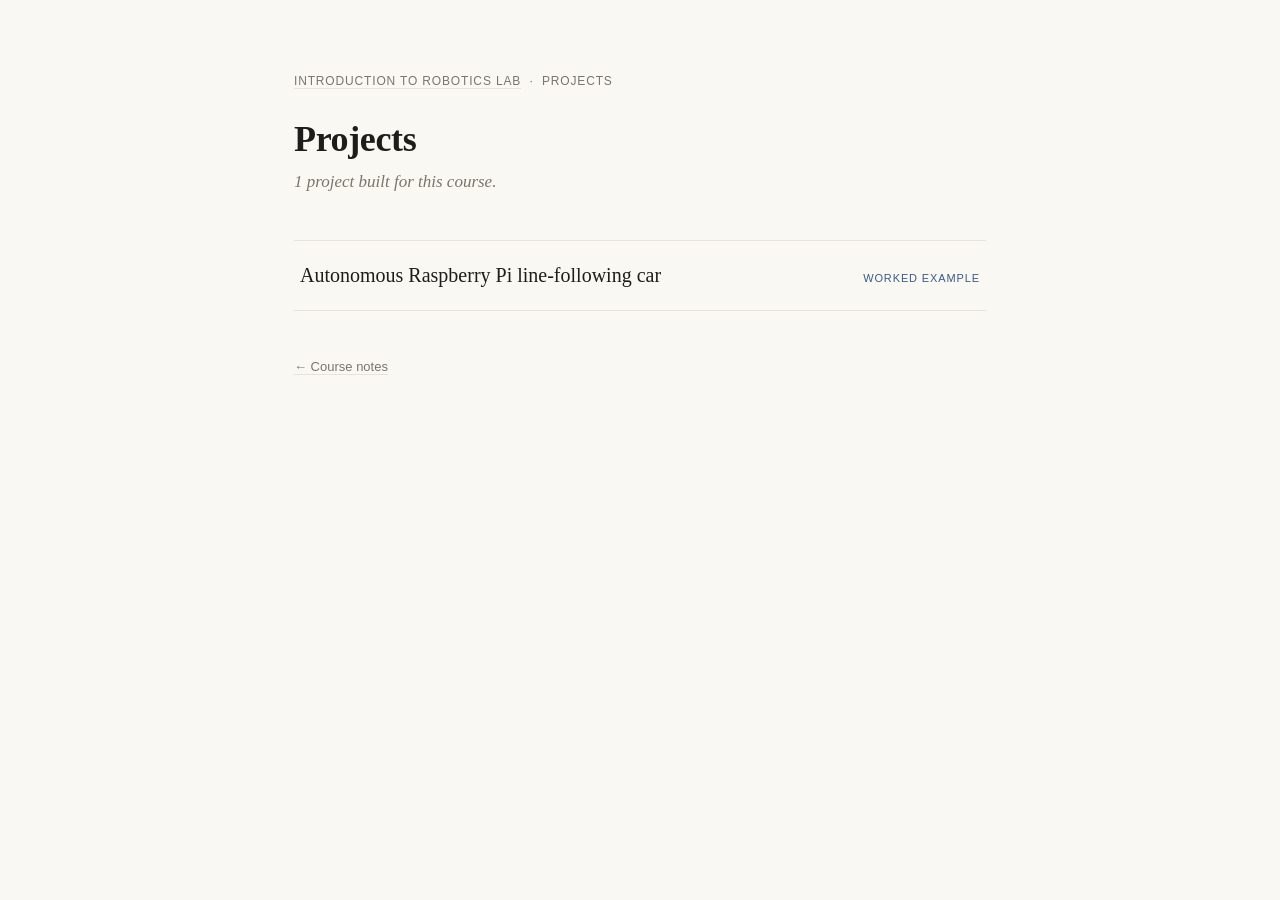
<file: projects.html>
<!doctype html>
<html lang="en">
<head>
<meta charset="utf-8">
<meta name="viewport" content="width=device-width, initial-scale=1">
<title>Projects — Introduction to Robotics Lab</title>
<style>
  :root{--ink:#1f1d1a;--muted:#7a756c;--line:#e7e3da;--bg:#faf8f3;--accent:#3a5a8c;}
  *{box-sizing:border-box}
  body{margin:0;background:var(--bg);color:var(--ink);font:17px/1.65 Georgia,'Iowan Old Style','Times New Roman',serif;}
  .wrap{max-width:740px;margin:0 auto;padding:72px 24px 110px;}
  .crumb{font:12px/1.5 ui-sans-serif,-apple-system,Segoe UI,Roboto,sans-serif;letter-spacing:.07em;text-transform:uppercase;color:var(--muted);margin:0 0 30px;}
  .crumb a{color:var(--muted);text-decoration:none;border-bottom:1px solid var(--line);}
  .crumb a:hover{color:var(--accent);}
  h1{font-size:36px;line-height:1.1;margin:0 0 8px;letter-spacing:-.01em;}
  .sub{color:var(--muted);font-style:italic;margin:0 0 44px;}
  ul{list-style:none;margin:0;padding:0;}
  li{border-top:1px solid var(--line);}
  li:last-child{border-bottom:1px solid var(--line);}
  a.proj{display:flex;justify-content:space-between;align-items:baseline;gap:18px;padding:18px 6px;text-decoration:none;color:var(--ink);transition:background .15s;}
  a.proj:hover{background:#fff;}
  a.proj:hover .name{color:var(--accent);}
  .name{font-size:20px;}
  .tag{font:11px/1 ui-sans-serif,-apple-system,Segoe UI,Roboto,sans-serif;letter-spacing:.08em;text-transform:uppercase;color:var(--accent);white-space:nowrap;}
  .tag.src{color:var(--muted);}
  footer{margin-top:46px;font:13px/1.6 ui-sans-serif,-apple-system,Segoe UI,Roboto,sans-serif;}
  footer a{color:var(--muted);text-decoration:none;border-bottom:1px solid var(--line);}
  footer a:hover{color:var(--accent);}
</style>
</head>
<body>
  <div class="wrap">
    <div class="crumb"><a href="./course.html">Introduction to Robotics Lab</a> &nbsp;·&nbsp; Projects</div>
    <h1>Projects</h1>
    <p class="sub">1 project built for this course.</p>
    <ul>
      <li><a class="proj" href="./project.html"><span class="name">Autonomous Raspberry Pi line-following car</span><span class="tag">Worked example</span></a></li>
    </ul>
    <footer><a href="./course.html">← Course notes</a></footer>
  </div>
</body>
</html>
</file>
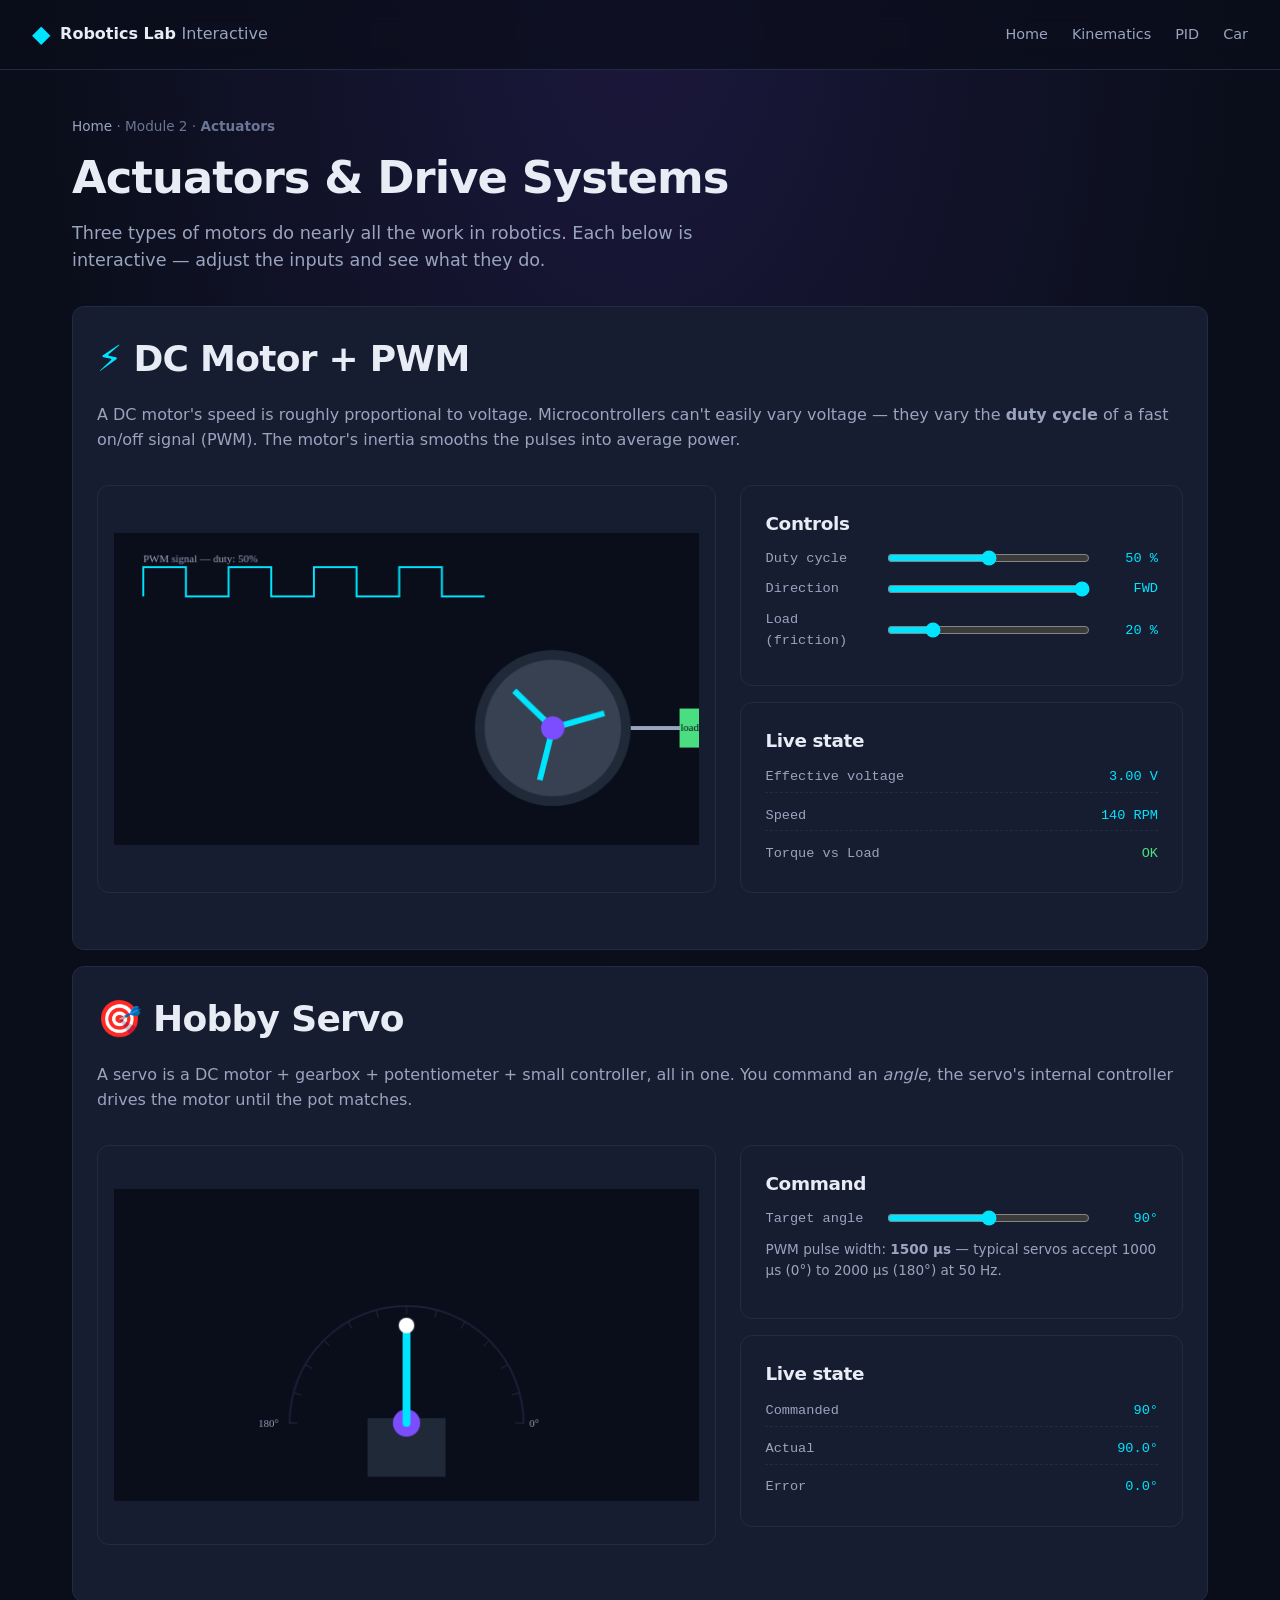
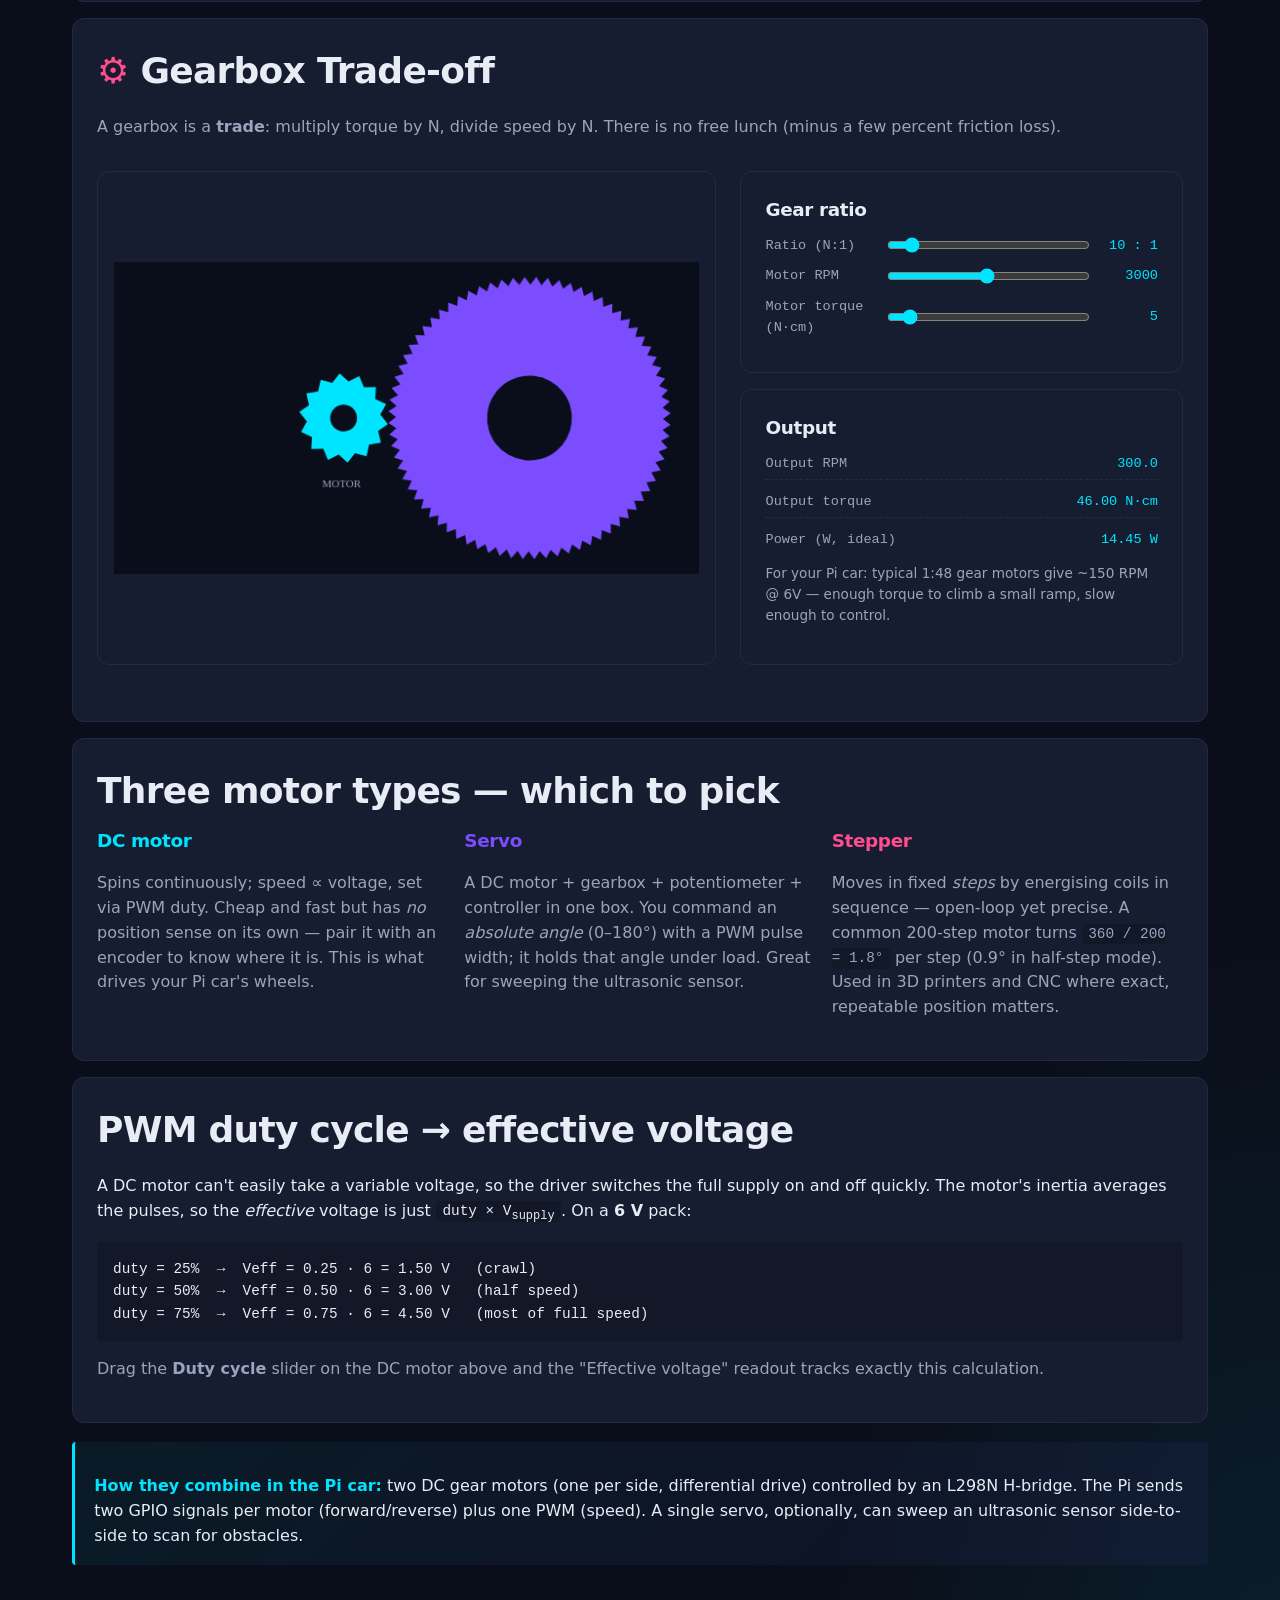
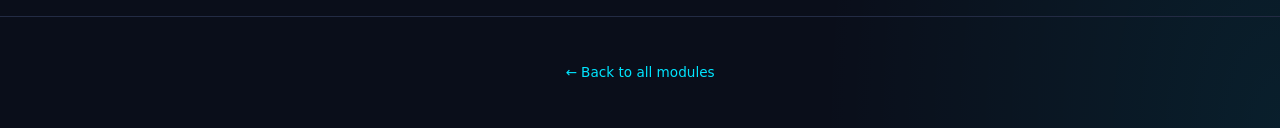
<file: pages/actuators.html>
<!doctype html>
<html lang="en">
<head>
<meta charset="utf-8" />
<meta name="viewport" content="width=device-width,initial-scale=1" />
<title>Actuators &amp; Drive Systems — Robotics Lab Interactive</title>
<link rel="stylesheet" href="../css/main.css" />
</head>
<body>
<header class="site-header">
  <a class="brand" href="../index.html"><span class="logo">◆</span><span class="brand-text">Robotics Lab <em>Interactive</em></span></a>
  <nav class="site-nav">
    <a href="../index.html">Home</a>
    <a href="kinematics.html">Kinematics</a>
    <a href="control.html">PID</a>
    <a href="autonomous.html">Car</a>
  </nav>
</header>

<main class="page-wrap">
  <p class="crumb"><a href="../index.html">Home</a> · Module 2 · <strong>Actuators</strong></p>
  <header class="page-head">
    <h1>Actuators &amp; Drive Systems</h1>
    <p class="sub">Three types of motors do nearly all the work in robotics. Each below is interactive — adjust the inputs and see what they do.</p>
  </header>

  <!-- DC MOTOR -->
  <section class="panel" style="margin-bottom: 1rem;">
    <h2><span style="color: var(--accent)">⚡</span> DC Motor + PWM</h2>
    <p style="color: var(--text-dim)">A DC motor's speed is roughly proportional to voltage. Microcontrollers can't easily vary voltage — they vary the <strong>duty cycle</strong> of a fast on/off signal (PWM). The motor's inertia smooths the pulses into average power.</p>
    <div class="lab split">
      <div class="viz">
        <canvas id="dcCanvas" width="600" height="320"></canvas>
      </div>
      <div>
        <div class="panel">
          <h3>Controls</h3>
          <div class="control">
            <label>Duty cycle</label>
            <input type="range" id="dcDuty" min="0" max="100" value="50">
            <span class="val" id="dcDutyVal">50 %</span>
          </div>
          <div class="control">
            <label>Direction</label>
            <input type="range" id="dcDir" min="-1" max="1" step="2" value="1">
            <span class="val" id="dcDirVal">FWD</span>
          </div>
          <div class="control">
            <label>Load (friction)</label>
            <input type="range" id="dcLoad" min="0" max="100" value="20">
            <span class="val" id="dcLoadVal">20 %</span>
          </div>
        </div>
        <div class="panel">
          <h3>Live state</h3>
          <div class="readouts">
            <div><span class="k">Effective voltage</span><span class="v" id="dcVolt">— V</span></div>
            <div><span class="k">Speed</span><span class="v" id="dcSpeed">— RPM</span></div>
            <div><span class="k">Torque vs Load</span><span class="v" id="dcTorque">—</span></div>
          </div>
        </div>
      </div>
    </div>
  </section>

  <!-- SERVO -->
  <section class="panel" style="margin-bottom: 1rem;">
    <h2><span style="color: var(--accent-2)">🎯</span> Hobby Servo</h2>
    <p style="color: var(--text-dim)">A servo is a DC motor + gearbox + potentiometer + small controller, all in one. You command an <em>angle</em>, the servo's internal controller drives the motor until the pot matches.</p>
    <div class="lab split">
      <div class="viz">
        <canvas id="srvCanvas" width="600" height="320"></canvas>
      </div>
      <div>
        <div class="panel">
          <h3>Command</h3>
          <div class="control">
            <label>Target angle</label>
            <input type="range" id="srvTarget" min="0" max="180" value="90">
            <span class="val" id="srvTargetVal">90°</span>
          </div>
          <p style="font-size: 0.85rem; color: var(--text-dim); margin-top: 0.5rem;">PWM pulse width: <strong id="srvPulse">1500 µs</strong> — typical servos accept 1000 µs (0°) to 2000 µs (180°) at 50 Hz.</p>
        </div>
        <div class="panel">
          <h3>Live state</h3>
          <div class="readouts">
            <div><span class="k">Commanded</span><span class="v" id="srvCmd">90°</span></div>
            <div><span class="k">Actual</span><span class="v" id="srvAct">90°</span></div>
            <div><span class="k">Error</span><span class="v" id="srvErr">0°</span></div>
          </div>
        </div>
      </div>
    </div>
  </section>

  <!-- GEARBOX -->
  <section class="panel" style="margin-bottom: 1rem;">
    <h2><span style="color: var(--accent-3)">⚙️</span> Gearbox Trade-off</h2>
    <p style="color: var(--text-dim)">A gearbox is a <strong>trade</strong>: multiply torque by N, divide speed by N. There is no free lunch (minus a few percent friction loss).</p>
    <div class="lab split">
      <div class="viz">
        <canvas id="gbCanvas" width="600" height="320"></canvas>
      </div>
      <div>
        <div class="panel">
          <h3>Gear ratio</h3>
          <div class="control">
            <label>Ratio (N:1)</label>
            <input type="range" id="gbRatio" min="1" max="100" value="10">
            <span class="val" id="gbRatioVal">10 : 1</span>
          </div>
          <div class="control">
            <label>Motor RPM</label>
            <input type="range" id="gbRpm" min="100" max="6000" step="100" value="3000">
            <span class="val" id="gbRpmVal">3000</span>
          </div>
          <div class="control">
            <label>Motor torque (N·cm)</label>
            <input type="range" id="gbTorque" min="1" max="50" value="5">
            <span class="val" id="gbTorqueVal">5</span>
          </div>
        </div>
        <div class="panel">
          <h3>Output</h3>
          <div class="readouts">
            <div><span class="k">Output RPM</span><span class="v" id="gbOutRpm">—</span></div>
            <div><span class="k">Output torque</span><span class="v" id="gbOutTorque">— N·cm</span></div>
            <div><span class="k">Power (W, ideal)</span><span class="v" id="gbPower">—</span></div>
          </div>
          <p style="font-size: 0.85rem; color: var(--text-dim); margin-top: 0.5rem">For your Pi car: typical 1:48 gear motors give ~150 RPM @ 6V — enough torque to climb a small ramp, slow enough to control.</p>
        </div>
      </div>
    </div>
  </section>

  <section class="panel" style="margin-bottom: 1rem;">
    <h2>Three motor types — which to pick</h2>
    <div class="grid">
      <div>
        <h3 style="color: var(--accent)">DC motor</h3>
        <p style="color: var(--text-dim)">Spins continuously; speed ∝ voltage, set via PWM duty. Cheap and fast but has <em>no</em> position sense on its own — pair it with an encoder to know where it is. This is what drives your Pi car's wheels.</p>
      </div>
      <div>
        <h3 style="color: var(--accent-2)">Servo</h3>
        <p style="color: var(--text-dim)">A DC motor + gearbox + potentiometer + controller in one box. You command an <em>absolute angle</em> (0–180°) with a PWM pulse width; it holds that angle under load. Great for sweeping the ultrasonic sensor.</p>
      </div>
      <div>
        <h3 style="color: var(--accent-3)">Stepper</h3>
        <p style="color: var(--text-dim)">Moves in fixed <em>steps</em> by energising coils in sequence — open-loop yet precise. A common 200-step motor turns <code>360 / 200 = 1.8°</code> per step (0.9° in half-step mode). Used in 3D printers and CNC where exact, repeatable position matters.</p>
      </div>
    </div>
  </section>

  <section class="panel" style="margin-bottom: 1rem;">
    <h2>PWM duty cycle → effective voltage</h2>
    <p>A DC motor can't easily take a variable voltage, so the driver switches the full supply on and off quickly. The motor's inertia averages the pulses, so the <em>effective</em> voltage is just <code>duty × V<sub>supply</sub></code>. On a <strong>6 V</strong> pack:</p>
    <pre>duty = 25%  →  Veff = 0.25 · 6 = 1.50 V   (crawl)
duty = 50%  →  Veff = 0.50 · 6 = 3.00 V   (half speed)
duty = 75%  →  Veff = 0.75 · 6 = 4.50 V   (most of full speed)</pre>
    <p style="color: var(--text-dim)">Drag the <strong>Duty cycle</strong> slider on the DC motor above and the "Effective voltage" readout tracks exactly this calculation.</p>
  </section>

  <div class="callout">
    <p><strong>How they combine in the Pi car:</strong> two DC gear motors (one per side, differential drive) controlled by an L298N H-bridge. The Pi sends two GPIO signals per motor (forward/reverse) plus one PWM (speed). A single servo, optionally, can sweep an ultrasonic sensor side-to-side to scan for obstacles.</p>
  </div>
</main>

<footer class="site-footer">
  <p><a href="../index.html">← Back to all modules</a></p>
</footer>

<script>
// ============ DC MOTOR ============
(() => {
  const cv = document.getElementById('dcCanvas');
  const ctx = cv.getContext('2d');
  const W = cv.width, H = cv.height;
  let angle = 0;
  let lastT = performance.now();

  function tick() {
    const now = performance.now();
    const dt = (now - lastT) / 1000;
    lastT = now;
    const duty = +document.getElementById('dcDuty').value;
    const dir = +document.getElementById('dcDir').value;
    const load = +document.getElementById('dcLoad').value;
    const voltage = duty / 100 * 6;          // assume 6V supply
    const idealRpm = voltage / 6 * 300;       // 300 RPM at full
    const actualRpm = Math.max(0, idealRpm - load * 0.5);
    angle = (angle + dir * (actualRpm / 60) * 360 * dt) % 360;

    ctx.fillStyle = '#0a0e1a';
    ctx.fillRect(0, 0, W, H);

    // PWM waveform (top)
    ctx.strokeStyle = '#00e5ff';
    ctx.lineWidth = 2;
    ctx.beginPath();
    const baseY = 60;
    const pwmW = 350;
    const period = pwmW / 4;
    const high = baseY - 25;
    const low = baseY + 5;
    let x = 30;
    ctx.moveTo(x, low);
    for (let i = 0; i < 4; i++) {
      const onW = period * duty / 100;
      ctx.lineTo(x, high); ctx.lineTo(x + onW, high);
      ctx.lineTo(x + onW, low); ctx.lineTo(x + period, low);
      x += period;
    }
    ctx.stroke();
    ctx.fillStyle = '#9aa4bf';
    ctx.font = '11px ui-monospace';
    ctx.fillText('PWM signal — duty: ' + duty + '%', 30, 30);

    // motor
    const mx = 450, my = 200;
    ctx.fillStyle = '#1f2937';
    ctx.beginPath(); ctx.arc(mx, my, 80, 0, Math.PI * 2); ctx.fill();
    ctx.fillStyle = '#374151';
    ctx.beginPath(); ctx.arc(mx, my, 70, 0, Math.PI * 2); ctx.fill();

    // rotor
    const a = angle * Math.PI / 180;
    ctx.strokeStyle = '#00e5ff';
    ctx.lineWidth = 6;
    for (let i = 0; i < 3; i++) {
      const aa = a + i * Math.PI * 2 / 3;
      ctx.beginPath();
      ctx.moveTo(mx, my);
      ctx.lineTo(mx + Math.cos(aa) * 55, my + Math.sin(aa) * 55);
      ctx.stroke();
    }
    ctx.fillStyle = '#7c4dff';
    ctx.beginPath(); ctx.arc(mx, my, 12, 0, Math.PI * 2); ctx.fill();

    // shaft + load
    ctx.strokeStyle = '#9aa4bf';
    ctx.lineWidth = 4;
    ctx.beginPath(); ctx.moveTo(mx + 80, my); ctx.lineTo(mx + 130, my); ctx.stroke();
    ctx.fillStyle = '#4ade80';
    ctx.fillRect(mx + 130, my - 20, 30, 40);
    ctx.fillStyle = '#0a0e1a';
    ctx.font = '11px ui-monospace';
    ctx.fillText('load', mx + 131, my + 3);

    document.getElementById('dcDutyVal').textContent = duty + ' %';
    document.getElementById('dcDirVal').textContent = dir > 0 ? 'FWD' : 'REV';
    document.getElementById('dcLoadVal').textContent = load + ' %';
    document.getElementById('dcVolt').textContent = voltage.toFixed(2) + ' V';
    document.getElementById('dcSpeed').textContent = actualRpm.toFixed(0) + ' RPM';
    document.getElementById('dcTorque').textContent = actualRpm < 5 && duty > 0 ? 'STALLED' : 'OK';
    document.getElementById('dcTorque').style.color = actualRpm < 5 && duty > 0 ? '#f87171' : '#4ade80';

    requestAnimationFrame(tick);
  }
  tick();
})();

// ============ SERVO ============
(() => {
  const cv = document.getElementById('srvCanvas');
  const ctx = cv.getContext('2d');
  const W = cv.width, H = cv.height;
  let actual = 90;
  let lastT = performance.now();

  function tick() {
    const now = performance.now();
    const dt = (now - lastT) / 1000;
    lastT = now;
    const target = +document.getElementById('srvTarget').value;
    const err = target - actual;
    actual += Math.sign(err) * Math.min(Math.abs(err), 180 * dt);

    ctx.fillStyle = '#0a0e1a';
    ctx.fillRect(0, 0, W, H);

    // protractor
    const cx = W / 2, cy = H * 0.75, R = 120;
    ctx.strokeStyle = '#232b44';
    ctx.lineWidth = 1;
    for (let a = 0; a <= 180; a += 15) {
      const ar = (180 - a) * Math.PI / 180;
      ctx.beginPath();
      ctx.moveTo(cx + Math.cos(ar) * (R - 8), cy - Math.sin(ar) * (R - 8));
      ctx.lineTo(cx + Math.cos(ar) * R, cy - Math.sin(ar) * R);
      ctx.stroke();
    }
    ctx.strokeStyle = '#1a2138';
    ctx.lineWidth = 2;
    ctx.beginPath(); ctx.arc(cx, cy, R, Math.PI, Math.PI * 2); ctx.stroke();

    // servo body
    ctx.fillStyle = '#1f2937';
    ctx.fillRect(cx - 40, cy - 5, 80, 60);
    ctx.fillStyle = '#7c4dff';
    ctx.beginPath(); ctx.arc(cx, cy, 14, 0, Math.PI * 2); ctx.fill();

    // target arm (ghost)
    const tA = (180 - target) * Math.PI / 180;
    ctx.strokeStyle = 'rgba(251,191,36,0.3)';
    ctx.lineWidth = 6;
    ctx.beginPath();
    ctx.moveTo(cx, cy);
    ctx.lineTo(cx + Math.cos(tA) * (R - 20), cy - Math.sin(tA) * (R - 20));
    ctx.stroke();

    // actual arm
    const aA = (180 - actual) * Math.PI / 180;
    ctx.strokeStyle = '#00e5ff';
    ctx.lineWidth = 8;
    ctx.lineCap = 'round';
    ctx.beginPath();
    ctx.moveTo(cx, cy);
    ctx.lineTo(cx + Math.cos(aA) * (R - 20), cy - Math.sin(aA) * (R - 20));
    ctx.stroke();
    ctx.fillStyle = '#fff';
    ctx.beginPath(); ctx.arc(cx + Math.cos(aA) * (R - 20), cy - Math.sin(aA) * (R - 20), 8, 0, Math.PI * 2); ctx.fill();

    ctx.fillStyle = '#9aa4bf';
    ctx.font = '11px ui-monospace';
    ctx.fillText('0°', cx + R + 6, cy + 4);
    ctx.fillText('180°', cx - R - 32, cy + 4);

    document.getElementById('srvTargetVal').textContent = target + '°';
    document.getElementById('srvCmd').textContent = target + '°';
    document.getElementById('srvAct').textContent = actual.toFixed(1) + '°';
    document.getElementById('srvErr').textContent = err.toFixed(1) + '°';
    document.getElementById('srvPulse').textContent = (1000 + target * 1000 / 180).toFixed(0) + ' µs';

    requestAnimationFrame(tick);
  }
  tick();
})();

// ============ GEARBOX ============
(() => {
  const cv = document.getElementById('gbCanvas');
  const ctx = cv.getContext('2d');
  const W = cv.width, H = cv.height;
  let aA = 0, aB = 0;
  let lastT = performance.now();

  function tick() {
    const now = performance.now();
    const dt = (now - lastT) / 1000;
    lastT = now;

    const ratio = +document.getElementById('gbRatio').value;
    const rpm = +document.getElementById('gbRpm').value;
    const torque = +document.getElementById('gbTorque').value;

    const outRpm = rpm / ratio;
    const outTorque = torque * ratio * 0.92; // ~8% loss

    aA = (aA + rpm / 60 * 360 * dt) % 360;
    aB = (aB - outRpm / 60 * 360 * dt) % 360;

    ctx.fillStyle = '#0a0e1a';
    ctx.fillRect(0, 0, W, H);

    // input gear (small)
    const r1 = 30 + Math.min(40, 50 / Math.sqrt(ratio));
    const r2 = r1 * Math.sqrt(ratio);
    const totalW = r1 + r2 + 30;
    const x1 = W / 2 - totalW / 2 + r1;
    const x2 = x1 + r1 + r2;
    const cy = H / 2;

    drawGear(x1, cy, r1, 14, aA, '#00e5ff');
    drawGear(x2, cy, r2, Math.round(14 * ratio / 2) + 6, aB, '#7c4dff');

    ctx.fillStyle = '#9aa4bf';
    ctx.font = '11px ui-monospace';
    ctx.fillText('MOTOR', x1 - 22, cy + r1 + 25);
    ctx.fillText('OUTPUT', x2 - 26, cy + r2 + 25);

    document.getElementById('gbRatioVal').textContent = ratio + ' : 1';
    document.getElementById('gbRpmVal').textContent = rpm;
    document.getElementById('gbTorqueVal').textContent = torque;
    document.getElementById('gbOutRpm').textContent = outRpm.toFixed(1);
    document.getElementById('gbOutTorque').textContent = outTorque.toFixed(2) + ' N·cm';
    const power = (outRpm * 2 * Math.PI / 60) * (outTorque / 100); // W
    document.getElementById('gbPower').textContent = power.toFixed(2) + ' W';

    requestAnimationFrame(tick);
  }

  function drawGear(cx, cy, r, teeth, angle, color) {
    ctx.save();
    ctx.translate(cx, cy);
    ctx.rotate(angle * Math.PI / 180);
    ctx.fillStyle = color;
    ctx.strokeStyle = color;
    ctx.beginPath();
    for (let i = 0; i < teeth * 2; i++) {
      const a = i / (teeth * 2) * Math.PI * 2;
      const rr = i % 2 === 0 ? r : r - 8;
      const x = Math.cos(a) * rr, y = Math.sin(a) * rr;
      i === 0 ? ctx.moveTo(x, y) : ctx.lineTo(x, y);
    }
    ctx.closePath();
    ctx.fill();
    ctx.fillStyle = '#0a0e1a';
    ctx.beginPath(); ctx.arc(0, 0, r * 0.3, 0, Math.PI * 2); ctx.fill();
    ctx.restore();
  }
  tick();
})();
</script>
</body>
</html>
</file>
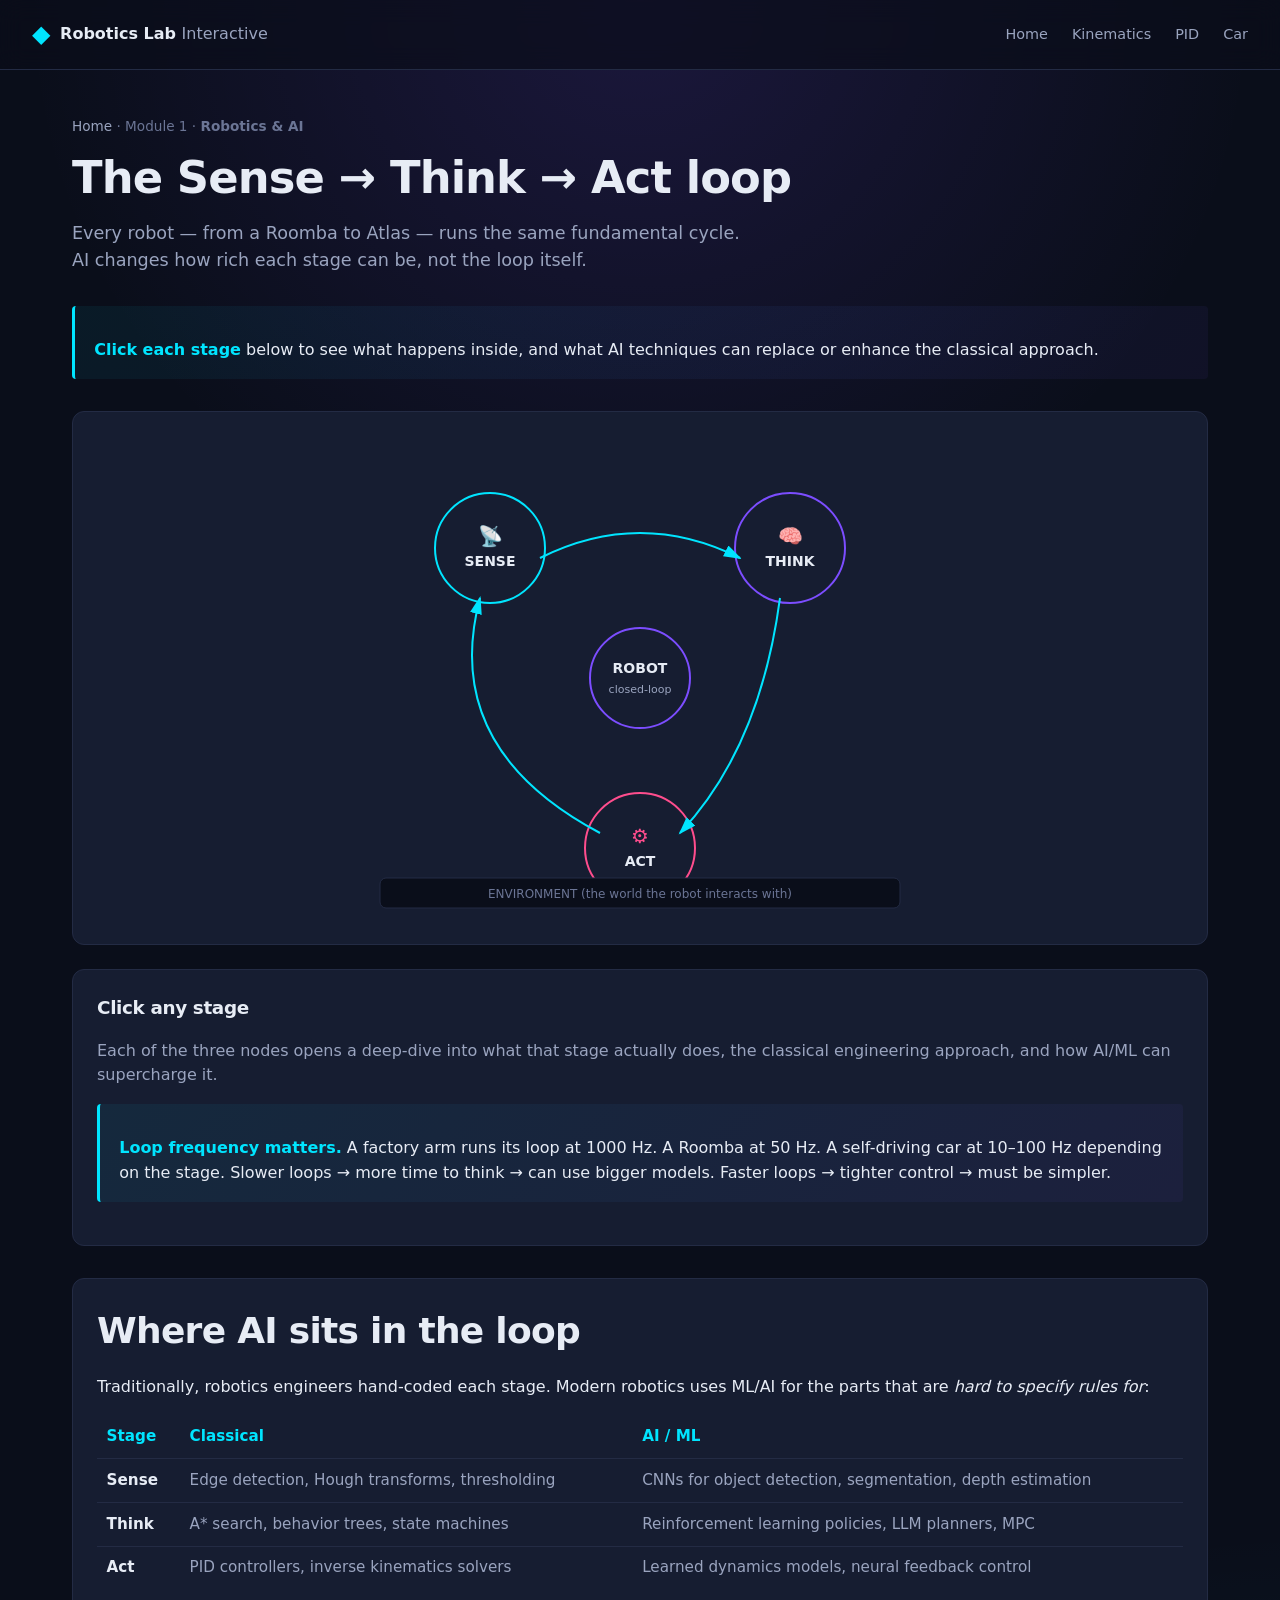
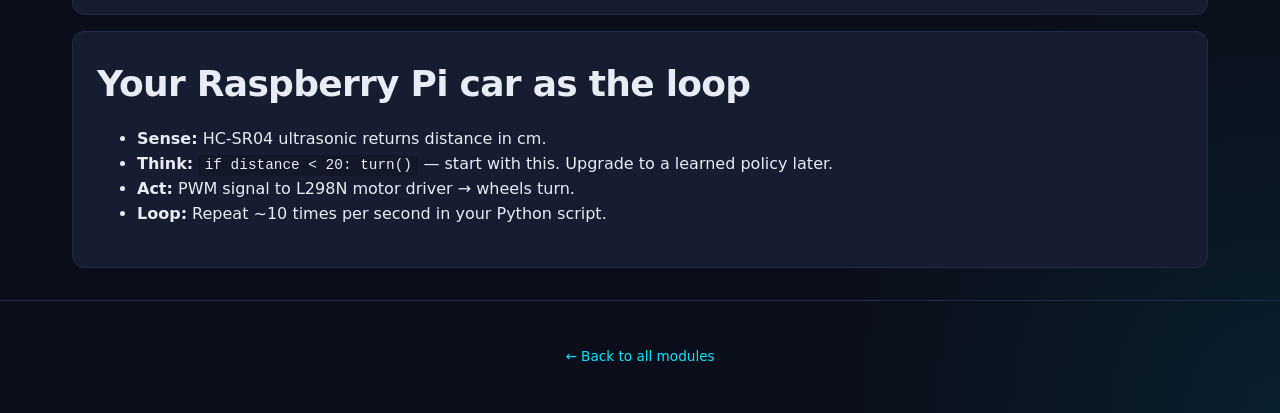
<file: pages/ai.html>
<!doctype html>
<html lang="en">
<head>
<meta charset="utf-8" />
<meta name="viewport" content="width=device-width,initial-scale=1" />
<title>Robotics &amp; AI Integration — Robotics Lab Interactive</title>
<link rel="stylesheet" href="../css/main.css" />
</head>
<body>
<header class="site-header">
  <a class="brand" href="../index.html"><span class="logo">◆</span><span class="brand-text">Robotics Lab <em>Interactive</em></span></a>
  <nav class="site-nav">
    <a href="../index.html">Home</a>
    <a href="kinematics.html">Kinematics</a>
    <a href="control.html">PID</a>
    <a href="autonomous.html">Car</a>
  </nav>
</header>

<main class="page-wrap">
  <p class="crumb"><a href="../index.html">Home</a> · Module 1 · <strong>Robotics &amp; AI</strong></p>
  <header class="page-head">
    <h1>The Sense → Think → Act loop</h1>
    <p class="sub">Every robot — from a Roomba to Atlas — runs the same fundamental cycle. AI changes how rich each stage can be, not the loop itself.</p>
  </header>

  <div class="callout">
    <p><strong>Click each stage</strong> below to see what happens inside, and what AI techniques can replace or enhance the classical approach.</p>
  </div>

  <div class="lab">
    <div class="viz" style="min-height: 500px;">
      <svg viewBox="0 0 600 500" id="loopSvg" style="width: 100%; max-width: 600px;">
        <defs>
          <linearGradient id="gradA" x1="0" x2="1"><stop offset="0" stop-color="#00e5ff"/><stop offset="1" stop-color="#7c4dff"/></linearGradient>
          <marker id="arrowH" markerWidth="10" markerHeight="10" refX="8" refY="3" orient="auto">
            <path d="M0,0 L0,6 L9,3 z" fill="#00e5ff"/>
          </marker>
        </defs>
        <!-- center: robot -->
        <circle cx="300" cy="250" r="50" fill="#161d31" stroke="#7c4dff" stroke-width="2"/>
        <text x="300" y="245" text-anchor="middle" fill="#e7ecf5" font-size="14" font-weight="600">ROBOT</text>
        <text x="300" y="265" text-anchor="middle" fill="#9aa4bf" font-size="11">closed-loop</text>

        <!-- 3 nodes -->
        <g class="stage" data-stage="sense" style="cursor:pointer">
          <circle cx="150" cy="120" r="55" fill="#161d31" stroke="#00e5ff" stroke-width="2"/>
          <text x="150" y="115" text-anchor="middle" fill="#00e5ff" font-size="20">📡</text>
          <text x="150" y="138" text-anchor="middle" fill="#e7ecf5" font-size="14" font-weight="600">SENSE</text>
        </g>

        <g class="stage" data-stage="think" style="cursor:pointer">
          <circle cx="450" cy="120" r="55" fill="#161d31" stroke="#7c4dff" stroke-width="2"/>
          <text x="450" y="115" text-anchor="middle" fill="#7c4dff" font-size="20">🧠</text>
          <text x="450" y="138" text-anchor="middle" fill="#e7ecf5" font-size="14" font-weight="600">THINK</text>
        </g>

        <g class="stage" data-stage="act" style="cursor:pointer">
          <circle cx="300" cy="420" r="55" fill="#161d31" stroke="#ff4d8d" stroke-width="2"/>
          <text x="300" y="415" text-anchor="middle" fill="#ff4d8d" font-size="20">⚙️</text>
          <text x="300" y="438" text-anchor="middle" fill="#e7ecf5" font-size="14" font-weight="600">ACT</text>
        </g>

        <!-- arrows -->
        <path d="M 200 130 Q 300 80 400 130" stroke="#00e5ff" stroke-width="2" fill="none" marker-end="url(#arrowH)"/>
        <path d="M 440 170 Q 420 320 340 405" stroke="#00e5ff" stroke-width="2" fill="none" marker-end="url(#arrowH)"/>
        <path d="M 260 405 Q 100 320 140 170" stroke="#00e5ff" stroke-width="2" fill="none" marker-end="url(#arrowH)"/>

        <!-- environment -->
        <rect x="40" y="450" width="520" height="30" rx="6" fill="#0a0e1a" stroke="#232b44"/>
        <text x="300" y="470" text-anchor="middle" fill="#6b7595" font-size="12">ENVIRONMENT (the world the robot interacts with)</text>
      </svg>
    </div>

    <div class="panel">
      <div id="stageDetail">
        <h3>Click any stage</h3>
        <p style="color: var(--text-dim)">Each of the three nodes opens a deep-dive into what that stage actually does, the classical engineering approach, and how AI/ML can supercharge it.</p>
        <div class="callout" style="margin-top: 1rem">
          <p><strong>Loop frequency matters.</strong> A factory arm runs its loop at 1000 Hz. A Roomba at 50 Hz. A self-driving car at 10–100 Hz depending on the stage. Slower loops → more time to think → can use bigger models. Faster loops → tighter control → must be simpler.</p>
        </div>
      </div>
    </div>
  </div>

  <section class="panel" style="margin-top: 2rem">
    <h2>Where AI sits in the loop</h2>
    <p>Traditionally, robotics engineers hand-coded each stage. Modern robotics uses ML/AI for the parts that are <em>hard to specify rules for</em>:</p>
    <table style="width:100%; border-collapse: collapse; margin-top: 1rem; font-size: 0.95rem;">
      <thead>
        <tr style="border-bottom: 1px solid var(--border)">
          <th style="text-align:left; padding: 0.6rem; color: var(--accent)">Stage</th>
          <th style="text-align:left; padding: 0.6rem; color: var(--accent)">Classical</th>
          <th style="text-align:left; padding: 0.6rem; color: var(--accent)">AI / ML</th>
        </tr>
      </thead>
      <tbody>
        <tr style="border-bottom: 1px solid var(--border)">
          <td style="padding: 0.6rem"><strong>Sense</strong></td>
          <td style="padding: 0.6rem; color: var(--text-dim)">Edge detection, Hough transforms, thresholding</td>
          <td style="padding: 0.6rem; color: var(--text-dim)">CNNs for object detection, segmentation, depth estimation</td>
        </tr>
        <tr style="border-bottom: 1px solid var(--border)">
          <td style="padding: 0.6rem"><strong>Think</strong></td>
          <td style="padding: 0.6rem; color: var(--text-dim)">A* search, behavior trees, state machines</td>
          <td style="padding: 0.6rem; color: var(--text-dim)">Reinforcement learning policies, LLM planners, MPC</td>
        </tr>
        <tr>
          <td style="padding: 0.6rem"><strong>Act</strong></td>
          <td style="padding: 0.6rem; color: var(--text-dim)">PID controllers, inverse kinematics solvers</td>
          <td style="padding: 0.6rem; color: var(--text-dim)">Learned dynamics models, neural feedback control</td>
        </tr>
      </tbody>
    </table>
  </section>

  <section class="panel" style="margin-top: 1rem">
    <h2>Your Raspberry Pi car as the loop</h2>
    <ul>
      <li><strong>Sense:</strong> HC-SR04 ultrasonic returns distance in cm.</li>
      <li><strong>Think:</strong> <code>if distance &lt; 20: turn()</code> — start with this. Upgrade to a learned policy later.</li>
      <li><strong>Act:</strong> PWM signal to L298N motor driver → wheels turn.</li>
      <li><strong>Loop:</strong> Repeat ~10 times per second in your Python script.</li>
    </ul>
  </section>
</main>

<footer class="site-footer">
  <p><a href="../index.html">← Back to all modules</a></p>
</footer>

<script>
const stages = {
  sense: {
    title: '📡 SENSE — gather information',
    body: `<p>The robot reads its environment through <strong>transducers</strong> that convert physical phenomena into electrical signals your CPU can process.</p>
    <h4 style="margin-top: 1rem; color: var(--accent)">Classical sensing</h4>
    <ul>
      <li><strong>Ultrasonic</strong> (HC-SR04): time-of-flight of a 40 kHz pulse → distance.</li>
      <li><strong>Encoder</strong>: ticks counted on a rotating wheel → speed &amp; position.</li>
      <li><strong>IMU</strong>: accelerometer + gyro → orientation.</li>
    </ul>
    <h4 style="margin-top: 1rem; color: var(--accent-2)">AI-enhanced sensing</h4>
    <ul>
      <li><strong>Vision (CNN)</strong>: a camera + YOLO can identify "stop sign," "pedestrian," "doorway."</li>
      <li><strong>Sensor fusion</strong>: Kalman filters combine noisy IMU + GPS + vision into one clean state estimate.</li>
    </ul>
    <p><span class="tag">YOUR LAB</span> Pepper has 3D cameras, microphones, sonar, touch sensors. Your Pi car will have ultrasonic + (optionally) a camera.</p>`
  },
  think: {
    title: '🧠 THINK — decide what to do',
    body: `<p>Given the current state and a goal, the robot must <strong>plan</strong> its next move. This is where AI has had the most dramatic impact.</p>
    <h4 style="margin-top: 1rem; color: var(--accent)">Classical decision-making</h4>
    <ul>
      <li><strong>Rule-based</strong>: <code>if obstacle_ahead: turn_right</code>. Simple, predictable, debuggable.</li>
      <li><strong>State machines</strong>: explicit states (IDLE → SEEKING → AVOIDING) with transitions.</li>
      <li><strong>Search</strong>: A* finds the shortest path through a known map.</li>
    </ul>
    <h4 style="margin-top: 1rem; color: var(--accent-2)">AI-enhanced thinking</h4>
    <ul>
      <li><strong>Reinforcement learning</strong>: the robot tries actions, gets rewards, learns a policy.</li>
      <li><strong>LLM planners</strong>: "Make me coffee" → an LLM breaks it into sub-tasks.</li>
      <li><strong>Behavior cloning</strong>: record a human driving, train a neural net to imitate.</li>
    </ul>
    <p><span class="tag">PRINCIPLE</span> Start with rules. Add learning only where rules become unmaintainable.</p>`
  },
  act: {
    title: '⚙️ ACT — change the world',
    body: `<p>The robot's decision becomes a physical force in the world through <strong>actuators</strong> — and a <strong>controller</strong> ensures the actuator achieves what was commanded despite friction, gravity, load.</p>
    <h4 style="margin-top: 1rem; color: var(--accent)">Classical actuation</h4>
    <ul>
      <li><strong>PID controller</strong>: the workhorse of all motion control. Tune Kp, Ki, Kd.</li>
      <li><strong>Inverse kinematics</strong>: given a target hand position, compute joint angles.</li>
      <li><strong>Trajectory planning</strong>: smooth motion profiles (trapezoidal velocity, S-curves).</li>
    </ul>
    <h4 style="margin-top: 1rem; color: var(--accent-2)">AI-enhanced action</h4>
    <ul>
      <li><strong>Learned dynamics</strong>: a neural net predicts how the robot responds, used inside MPC.</li>
      <li><strong>End-to-end policies</strong>: raw vision → joint torques (e.g. OpenAI's robotic hand).</li>
    </ul>
    <p><span class="tag">YOUR LAB</span> Your Pi car will use PWM (pulse-width modulation) to vary motor power, then a feedback loop to drive straight.</p>`
  }
};

document.querySelectorAll('.stage').forEach(el => {
  el.addEventListener('click', () => {
    const s = stages[el.dataset.stage];
    document.getElementById('stageDetail').innerHTML = `<h3>${s.title}</h3>${s.body}`;
    document.querySelectorAll('.stage circle').forEach(c => c.setAttribute('stroke-width', '2'));
    el.querySelector('circle').setAttribute('stroke-width', '5');
  });
});
</script>
</body>
</html>
</file>
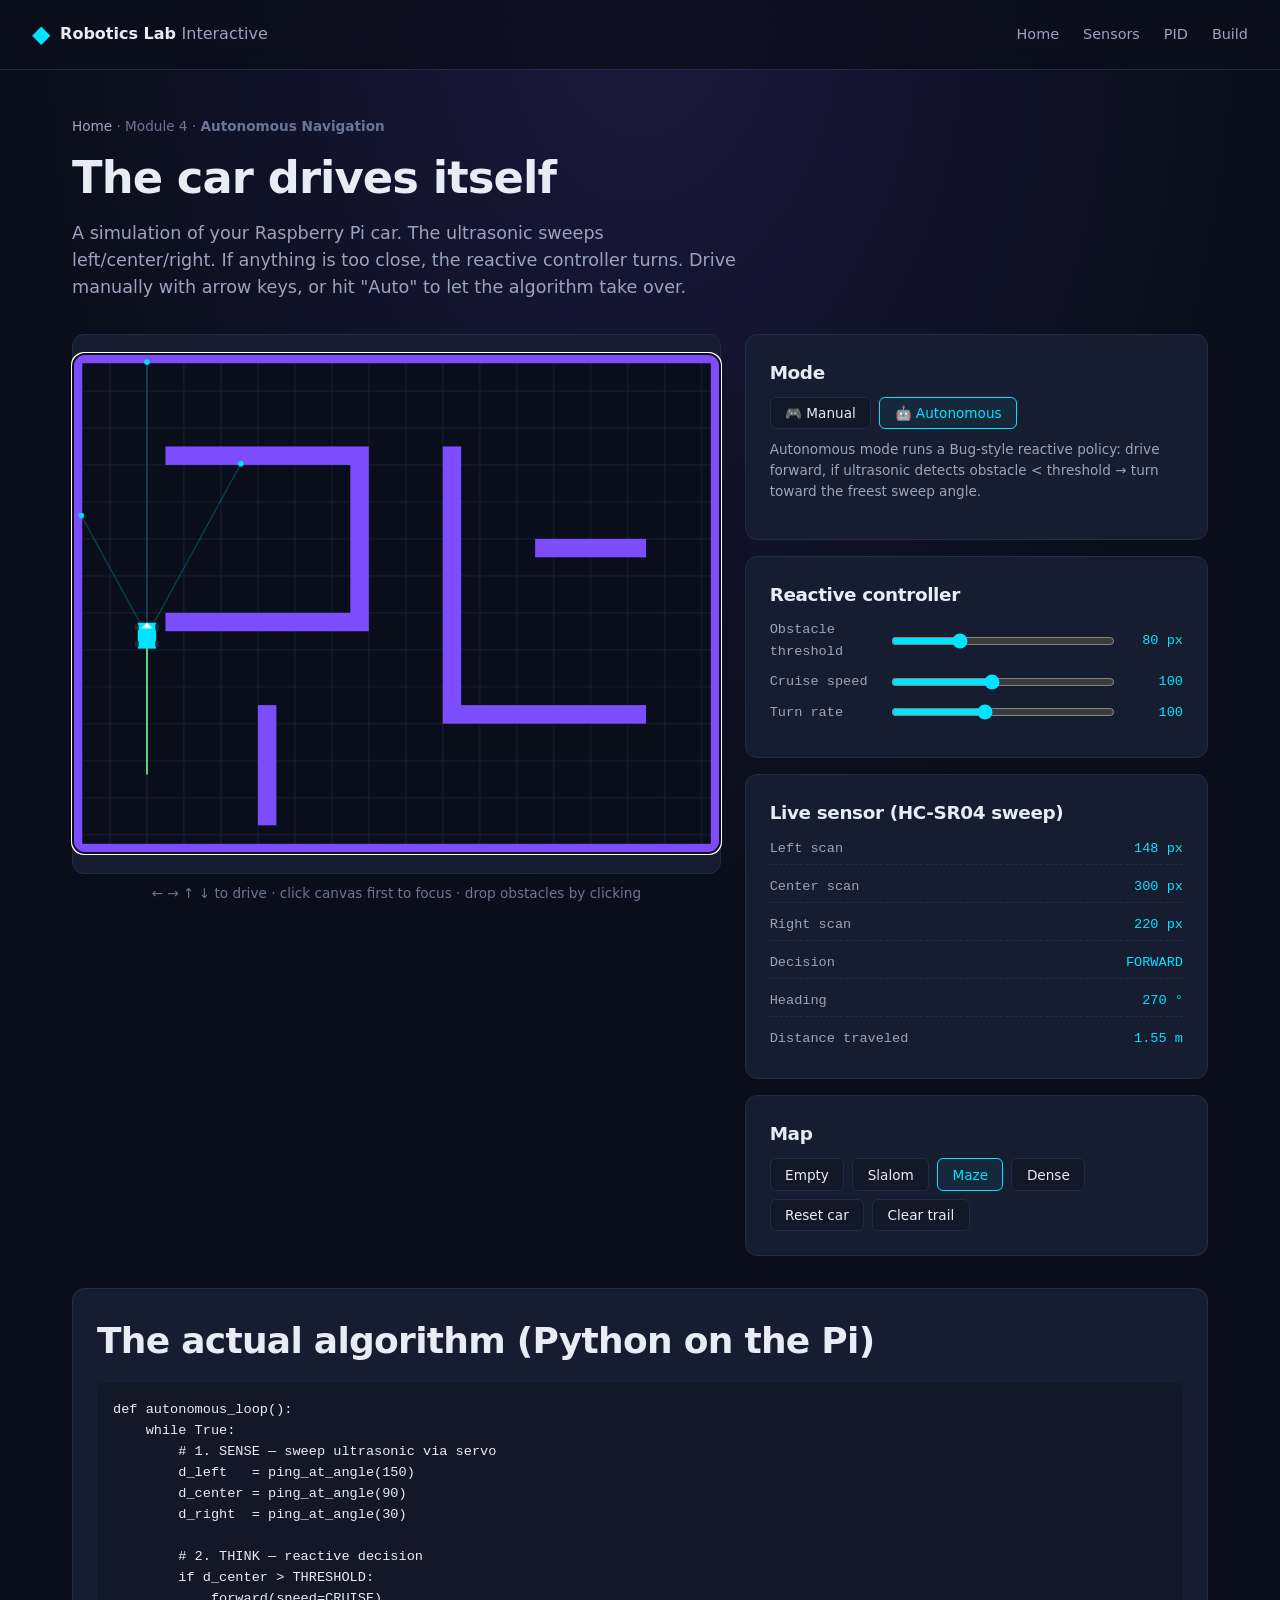
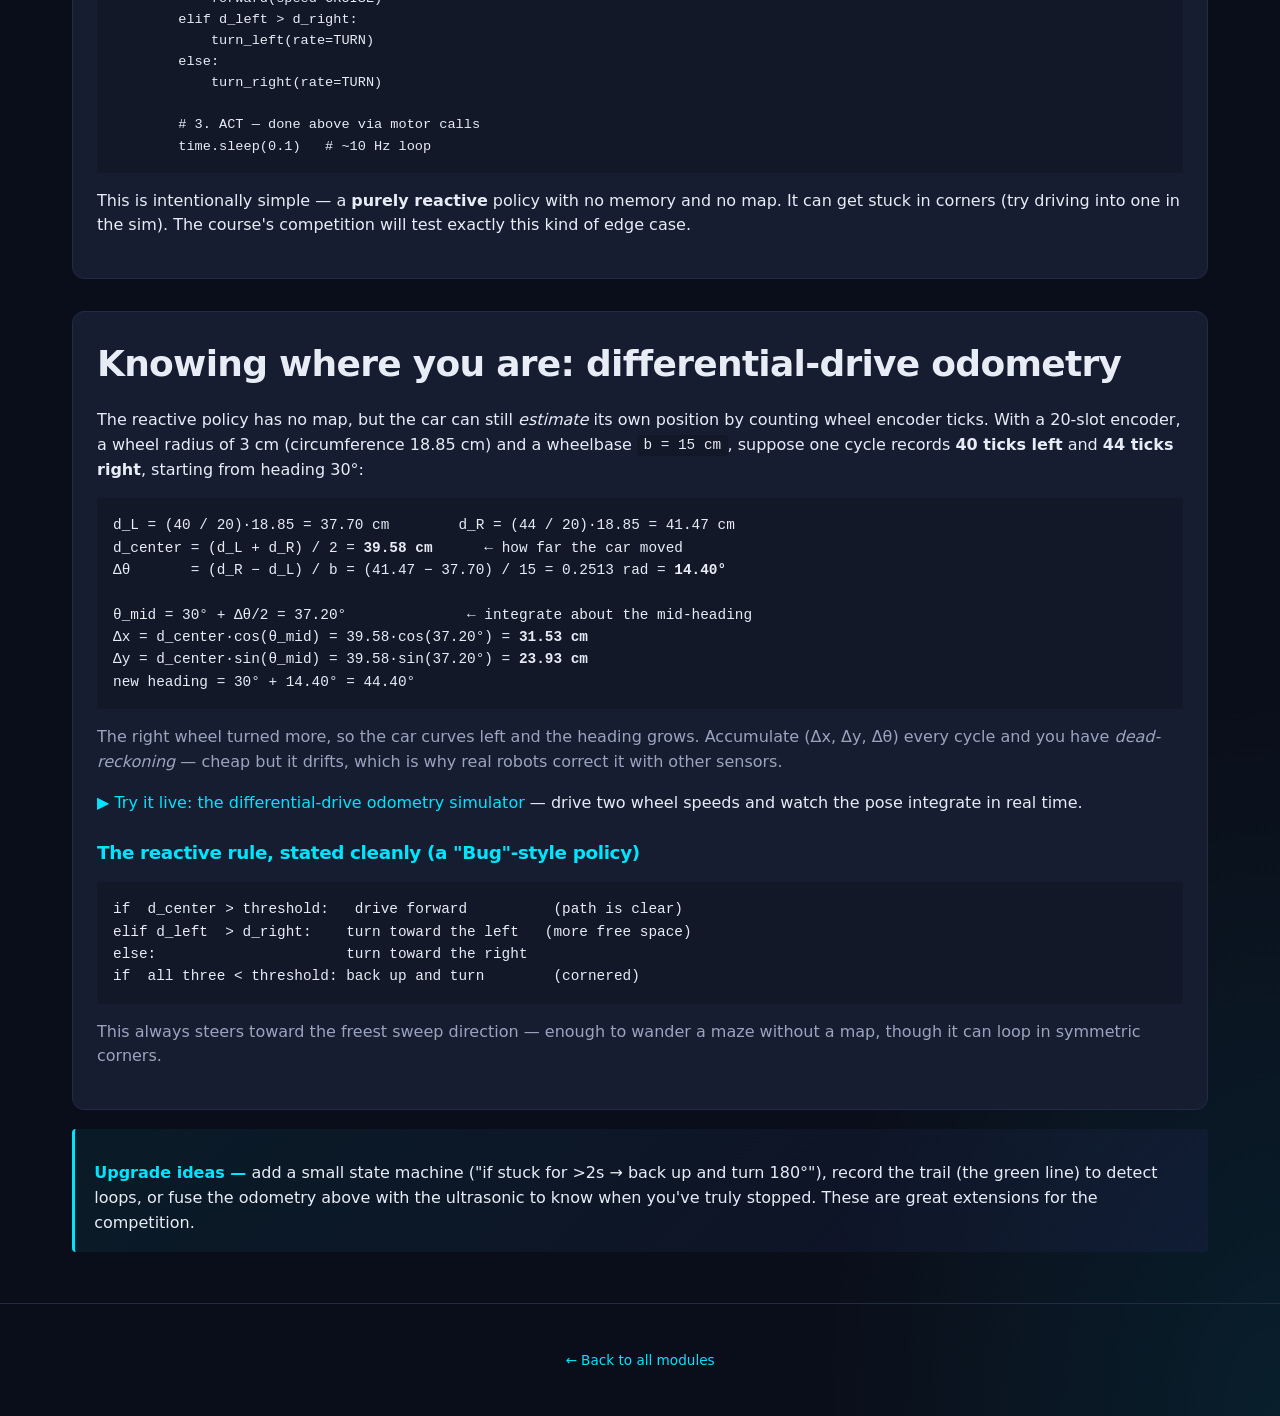
<file: pages/autonomous.html>
<!doctype html>
<html lang="en">
<head>
<meta charset="utf-8" />
<meta name="viewport" content="width=device-width,initial-scale=1" />
<title>Autonomous Navigation — Robotics Lab Interactive</title>
<link rel="stylesheet" href="../css/main.css" />
</head>
<body>
<header class="site-header">
  <a class="brand" href="../index.html"><span class="logo">◆</span><span class="brand-text">Robotics Lab <em>Interactive</em></span></a>
  <nav class="site-nav">
    <a href="../index.html">Home</a>
    <a href="sensors.html">Sensors</a>
    <a href="control.html">PID</a>
    <a href="raspi-car.html">Build</a>
  </nav>
</header>

<main class="page-wrap">
  <p class="crumb"><a href="../index.html">Home</a> · Module 4 · <strong>Autonomous Navigation</strong></p>
  <header class="page-head">
    <h1>The car drives itself</h1>
    <p class="sub">A simulation of your Raspberry Pi car. The ultrasonic sweeps left/center/right. If anything is too close, the reactive controller turns. Drive manually with arrow keys, or hit "Auto" to let the algorithm take over.</p>
  </header>

  <div class="lab split">
    <div>
      <div class="viz" style="min-height: 540px; padding: 0;">
        <canvas id="mazeCanvas" width="700" height="540" tabindex="0" style="border-radius: 12px;"></canvas>
      </div>
      <p style="text-align: center; color: var(--text-mute); font-size: 0.85rem; margin-top: 0.6rem;">
        ← → ↑ ↓ to drive · click canvas first to focus · drop obstacles by clicking
      </p>
    </div>

    <div>
      <div class="panel">
        <h3>Mode</h3>
        <div class="btn-row">
          <button class="btn-sm" data-mode="manual">🎮 Manual</button>
          <button class="btn-sm active" data-mode="auto">🤖 Autonomous</button>
        </div>
        <p style="color: var(--text-dim); font-size: 0.85rem; margin-top: 0.6rem;">
          Autonomous mode runs a Bug-style reactive policy: drive forward, if ultrasonic detects obstacle &lt; threshold → turn toward the freest sweep angle.
        </p>
      </div>

      <div class="panel">
        <h3>Reactive controller</h3>
        <div class="control">
          <label>Obstacle threshold</label>
          <input type="range" id="thresh" min="30" max="200" value="80">
          <span class="val" id="threshVal">80 px</span>
        </div>
        <div class="control">
          <label>Cruise speed</label>
          <input type="range" id="speed" min="20" max="200" value="100">
          <span class="val" id="speedVal">100</span>
        </div>
        <div class="control">
          <label>Turn rate</label>
          <input type="range" id="turn" min="30" max="200" value="100">
          <span class="val" id="turnVal">100</span>
        </div>
      </div>

      <div class="panel">
        <h3>Live sensor (HC-SR04 sweep)</h3>
        <div class="readouts">
          <div><span class="k">Left scan</span><span class="v" id="dL">— px</span></div>
          <div><span class="k">Center scan</span><span class="v" id="dC">— px</span></div>
          <div><span class="k">Right scan</span><span class="v" id="dR">— px</span></div>
          <div><span class="k">Decision</span><span class="v" id="decision">—</span></div>
          <div><span class="k">Heading</span><span class="v" id="head">— °</span></div>
          <div><span class="k">Distance traveled</span><span class="v" id="dist">— m</span></div>
        </div>
      </div>

      <div class="panel">
        <h3>Map</h3>
        <div class="btn-row">
          <button class="btn-sm" data-map="empty">Empty</button>
          <button class="btn-sm" data-map="slalom">Slalom</button>
          <button class="btn-sm active" data-map="maze">Maze</button>
          <button class="btn-sm" data-map="dense">Dense</button>
        </div>
        <div class="btn-row" style="margin-top: 0.5rem;">
          <button class="btn-sm" id="resetCar">Reset car</button>
          <button class="btn-sm" id="clearTrail">Clear trail</button>
        </div>
      </div>
    </div>
  </div>

  <section class="panel" style="margin-top: 2rem;">
    <h2>The actual algorithm (Python on the Pi)</h2>
    <pre style="font-size: 0.85rem;">def autonomous_loop():
    while True:
        # 1. SENSE — sweep ultrasonic via servo
        d_left   = ping_at_angle(150)
        d_center = ping_at_angle(90)
        d_right  = ping_at_angle(30)

        # 2. THINK — reactive decision
        if d_center > THRESHOLD:
            forward(speed=CRUISE)
        elif d_left > d_right:
            turn_left(rate=TURN)
        else:
            turn_right(rate=TURN)

        # 3. ACT — done above via motor calls
        time.sleep(0.1)   # ~10 Hz loop</pre>
    <p>This is intentionally simple — a <strong>purely reactive</strong> policy with no memory and no map. It can get stuck in corners (try driving into one in the sim). The course's competition will test exactly this kind of edge case.</p>
  </section>

  <section class="panel" style="margin-top: 2rem;">
    <h2>Knowing where you are: differential-drive odometry</h2>
    <p>The reactive policy has no map, but the car can still <em>estimate</em> its own position by counting wheel encoder ticks. With a 20-slot encoder, a wheel radius of 3 cm (circumference 18.85 cm) and a wheelbase <code>b = 15 cm</code>, suppose one cycle records <strong>40 ticks left</strong> and <strong>44 ticks right</strong>, starting from heading 30°:</p>
    <pre>d_L = (40 / 20)·18.85 = 37.70 cm        d_R = (44 / 20)·18.85 = 41.47 cm
d_center = (d_L + d_R) / 2 = <strong>39.58 cm</strong>      ← how far the car moved
Δθ       = (d_R − d_L) / b = (41.47 − 37.70) / 15 = 0.2513 rad = <strong>14.40°</strong>

θ_mid = 30° + Δθ/2 = 37.20°              ← integrate about the mid-heading
Δx = d_center·cos(θ_mid) = 39.58·cos(37.20°) = <strong>31.53 cm</strong>
Δy = d_center·sin(θ_mid) = 39.58·sin(37.20°) = <strong>23.93 cm</strong>
new heading = 30° + 14.40° = 44.40°</pre>
    <p style="color: var(--text-dim)">The right wheel turned more, so the car curves left and the heading grows. Accumulate (Δx, Δy, Δθ) every cycle and you have <em>dead-reckoning</em> — cheap but it drifts, which is why real robots correct it with other sensors.</p>
    <p style="margin-top: 0.8rem;"><a href="odometry.html">▶ Try it live: the differential-drive odometry simulator</a> — drive two wheel speeds and watch the pose integrate in real time.</p>

    <h3 style="color: var(--accent); margin-top: 1.5rem;">The reactive rule, stated cleanly (a "Bug"-style policy)</h3>
    <pre>if  d_center &gt; threshold:   drive forward          (path is clear)
elif d_left  &gt; d_right:    turn toward the left   (more free space)
else:                      turn toward the right
if  all three &lt; threshold: back up and turn        (cornered)</pre>
    <p style="color: var(--text-dim)">This always steers toward the freest sweep direction — enough to wander a maze without a map, though it can loop in symmetric corners.</p>
  </section>

  <div class="callout">
    <p><strong>Upgrade ideas —</strong> add a small state machine ("if stuck for &gt;2s → back up and turn 180°"), record the trail (the green line) to detect loops, or fuse the odometry above with the ultrasonic to know when you've truly stopped. These are great extensions for the competition.</p>
  </div>
</main>

<footer class="site-footer">
  <p><a href="../index.html">← Back to all modules</a></p>
</footer>

<script>
const cv = document.getElementById('mazeCanvas');
const ctx = cv.getContext('2d');
const W = cv.width, H = cv.height;

let mode = 'auto';
let car = { x: 80, y: H - 80, heading: -Math.PI / 2, speed: 0, omega: 0 };
let trail = [];
let walls = [];
let manualKeys = {};
let totalDist = 0;
let lastT = performance.now();

const $ = id => document.getElementById(id);

// ---- maps ----
const maps = {
  empty: () => [
    { x: 0, y: 0, w: W, h: 10 },
    { x: 0, y: H - 10, w: W, h: 10 },
    { x: 0, y: 0, w: 10, h: H },
    { x: W - 10, y: 0, w: 10, h: H }
  ],
  slalom: () => [
    ...maps.empty(),
    { x: 200, y: 0, w: 20, h: 350 },
    { x: 350, y: 200, w: 20, h: H - 200 },
    { x: 500, y: 0, w: 20, h: 350 }
  ],
  maze: () => [
    ...maps.empty(),
    { x: 100, y: 100, w: 200, h: 20 },
    { x: 300, y: 100, w: 20, h: 200 },
    { x: 100, y: 280, w: 220, h: 20 },
    { x: 400, y: 100, w: 20, h: 300 },
    { x: 420, y: 380, w: 200, h: 20 },
    { x: 500, y: 200, w: 120, h: 20 },
    { x: 200, y: 380, w: 20, h: 130 }
  ],
  dense: () => {
    const w = [...maps.empty()];
    for (let i = 0; i < 16; i++) {
      const x = 80 + Math.random() * (W - 160);
      const y = 80 + Math.random() * (H - 160);
      w.push({ x, y, w: 30, h: 30 });
    }
    return w;
  }
};

function setMap(name) {
  walls = maps[name]();
  trail = [];
  car = { x: 80, y: H - 80, heading: -Math.PI / 2, speed: 0, omega: 0 };
  totalDist = 0;
}

document.querySelectorAll('[data-map]').forEach(b => {
  b.addEventListener('click', () => {
    document.querySelectorAll('[data-map]').forEach(x => x.classList.remove('active'));
    b.classList.add('active');
    setMap(b.dataset.map);
  });
});

document.querySelectorAll('[data-mode]').forEach(b => {
  b.addEventListener('click', () => {
    document.querySelectorAll('[data-mode]').forEach(x => x.classList.remove('active'));
    b.classList.add('active');
    mode = b.dataset.mode;
  });
});

['thresh', 'speed', 'turn'].forEach(id => {
  $(id).addEventListener('input', e => {
    $(id + 'Val').textContent = e.target.value + (id === 'thresh' ? ' px' : '');
  });
});

$('resetCar').addEventListener('click', () => {
  car = { x: 80, y: H - 80, heading: -Math.PI / 2, speed: 0, omega: 0 };
  trail = []; totalDist = 0;
});
$('clearTrail').addEventListener('click', () => { trail = []; });

cv.addEventListener('keydown', e => { manualKeys[e.key] = true; e.preventDefault(); });
cv.addEventListener('keyup', e => { manualKeys[e.key] = false; });

// add obstacle on click
cv.addEventListener('click', e => {
  cv.focus();
  const r = cv.getBoundingClientRect();
  const x = (e.clientX - r.left) * (W / r.width);
  const y = (e.clientY - r.top) * (H / r.height);
  walls.push({ x: x - 15, y: y - 15, w: 30, h: 30 });
});

// ---- ray cast ----
function castRay(x, y, angle, maxDist = 300) {
  // step along ray, check wall hits
  const step = 4;
  for (let d = 8; d < maxDist; d += step) {
    const px = x + Math.cos(angle) * d;
    const py = y + Math.sin(angle) * d;
    for (const w of walls) {
      if (px >= w.x && px <= w.x + w.w && py >= w.y && py <= w.y + w.h) return d;
    }
    if (px < 0 || px > W || py < 0 || py > H) return d;
  }
  return maxDist;
}

function carCollides(x, y) {
  const r = 14;
  for (const w of walls) {
    const cx = Math.max(w.x, Math.min(x, w.x + w.w));
    const cy = Math.max(w.y, Math.min(y, w.y + w.h));
    const dx = x - cx, dy = y - cy;
    if (dx * dx + dy * dy < r * r) return true;
  }
  return false;
}

function step(dt) {
  const thresh = +$('thresh').value;
  const cruise = +$('speed').value;
  const turnRate = +$('turn').value;

  // sense (3-direction sweep)
  const dL = castRay(car.x, car.y, car.heading - 0.5);
  const dC = castRay(car.x, car.y, car.heading);
  const dR = castRay(car.x, car.y, car.heading + 0.5);

  let decision = '';
  if (mode === 'auto') {
    if (dC > thresh) {
      car.speed = cruise;
      car.omega = 0;
      decision = 'FORWARD';
    } else if (dL > dR) {
      car.speed = cruise * 0.3;
      car.omega = -turnRate / 60;
      decision = '◀ TURN LEFT';
    } else {
      car.speed = cruise * 0.3;
      car.omega = turnRate / 60;
      decision = 'TURN RIGHT ▶';
    }
    // edge case: fully stuck
    if (dL < thresh * 0.6 && dC < thresh * 0.6 && dR < thresh * 0.6) {
      car.speed = -cruise * 0.4;
      car.omega = turnRate / 50;
      decision = 'BACK UP';
    }
  } else {
    // manual
    const fwd = manualKeys['ArrowUp'] || manualKeys['w'];
    const back = manualKeys['ArrowDown'] || manualKeys['s'];
    const left = manualKeys['ArrowLeft'] || manualKeys['a'];
    const right = manualKeys['ArrowRight'] || manualKeys['d'];
    car.speed = fwd ? cruise : back ? -cruise * 0.5 : 0;
    car.omega = left ? -turnRate / 60 : right ? turnRate / 60 : 0;
    decision = fwd ? 'FORWARD' : back ? 'REVERSE' : left ? 'TURN LEFT' : right ? 'TURN RIGHT' : 'IDLE';
  }

  // integrate
  car.heading += car.omega * dt * 2;
  const nx = car.x + Math.cos(car.heading) * car.speed * dt;
  const ny = car.y + Math.sin(car.heading) * car.speed * dt;
  if (!carCollides(nx, ny)) {
    totalDist += Math.hypot(nx - car.x, ny - car.y);
    car.x = nx; car.y = ny;
    if (trail.length === 0 || Math.hypot(nx - trail.at(-1).x, ny - trail.at(-1).y) > 3) {
      trail.push({ x: nx, y: ny });
      if (trail.length > 1000) trail.shift();
    }
  } else {
    car.speed = 0;
  }

  $('dL').textContent = dL.toFixed(0) + ' px';
  $('dC').textContent = dC.toFixed(0) + ' px';
  $('dR').textContent = dR.toFixed(0) + ' px';
  $('decision').textContent = decision;
  $('head').textContent = ((car.heading * 180 / Math.PI + 360) % 360).toFixed(0) + ' °';
  $('dist').textContent = (totalDist / 100).toFixed(2) + ' m';
}

function draw() {
  ctx.fillStyle = '#0a0e1a';
  ctx.fillRect(0, 0, W, H);

  // grid
  ctx.strokeStyle = '#1a2138';
  ctx.lineWidth = 1;
  for (let x = 0; x < W; x += 40) {
    ctx.beginPath(); ctx.moveTo(x, 0); ctx.lineTo(x, H); ctx.stroke();
  }
  for (let y = 0; y < H; y += 40) {
    ctx.beginPath(); ctx.moveTo(0, y); ctx.lineTo(W, y); ctx.stroke();
  }

  // walls
  ctx.fillStyle = '#7c4dff';
  for (const w of walls) {
    ctx.fillRect(w.x, w.y, w.w, w.h);
  }

  // trail
  if (trail.length > 1) {
    ctx.strokeStyle = '#4ade80';
    ctx.lineWidth = 2;
    ctx.beginPath();
    trail.forEach((p, i) => i ? ctx.lineTo(p.x, p.y) : ctx.moveTo(p.x, p.y));
    ctx.stroke();
  }

  // sensor rays
  const dL = castRay(car.x, car.y, car.heading - 0.5);
  const dC = castRay(car.x, car.y, car.heading);
  const dR = castRay(car.x, car.y, car.heading + 0.5);
  const thresh = +$('thresh').value;
  drawRay(car.heading - 0.5, dL, thresh);
  drawRay(car.heading, dC, thresh);
  drawRay(car.heading + 0.5, dR, thresh);

  // car
  ctx.save();
  ctx.translate(car.x, car.y);
  ctx.rotate(car.heading);
  // body
  ctx.fillStyle = '#00e5ff';
  ctx.fillRect(-14, -10, 28, 20);
  // direction triangle (front)
  ctx.fillStyle = '#fff';
  ctx.beginPath();
  ctx.moveTo(14, 0); ctx.lineTo(8, -6); ctx.lineTo(8, 6); ctx.closePath(); ctx.fill();
  // wheels
  ctx.fillStyle = '#1f2937';
  ctx.fillRect(-12, -13, 6, 4);
  ctx.fillRect(-12, 9, 6, 4);
  ctx.fillRect(6, -13, 6, 4);
  ctx.fillRect(6, 9, 6, 4);
  ctx.restore();
}

function drawRay(angle, dist, thresh) {
  const tooClose = dist < thresh;
  ctx.strokeStyle = tooClose ? 'rgba(248,113,113,0.8)' : 'rgba(0,229,255,0.4)';
  ctx.lineWidth = tooClose ? 2 : 1;
  ctx.beginPath();
  ctx.moveTo(car.x, car.y);
  ctx.lineTo(car.x + Math.cos(angle) * dist, car.y + Math.sin(angle) * dist);
  ctx.stroke();

  ctx.fillStyle = tooClose ? '#f87171' : '#00e5ff';
  ctx.beginPath();
  ctx.arc(car.x + Math.cos(angle) * dist, car.y + Math.sin(angle) * dist, 3, 0, Math.PI * 2);
  ctx.fill();
}

function loop() {
  const now = performance.now();
  let dt = (now - lastT) / 1000;
  lastT = now;
  if (dt > 0.05) dt = 0.05;
  step(dt);
  draw();
  requestAnimationFrame(loop);
}

setMap('maze');
cv.focus();
loop();
</script>
</body>
</html>
</file>
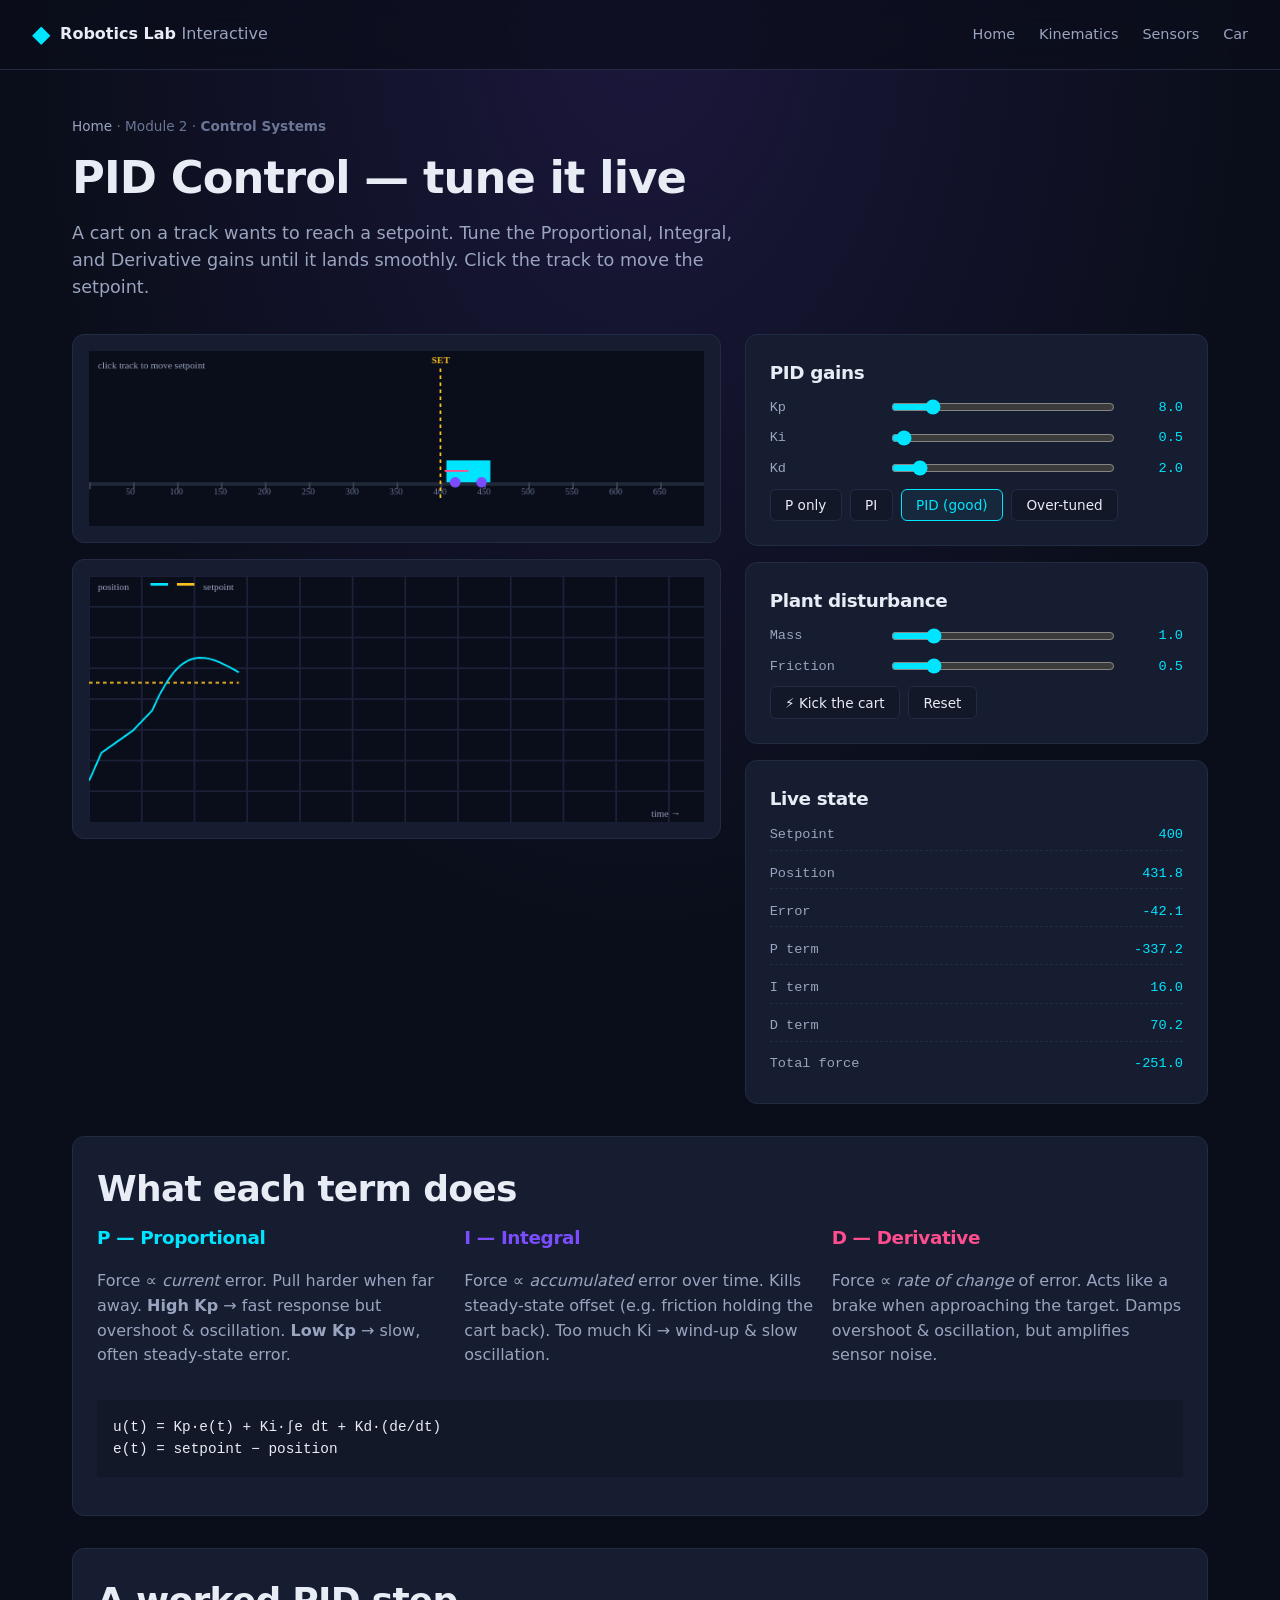
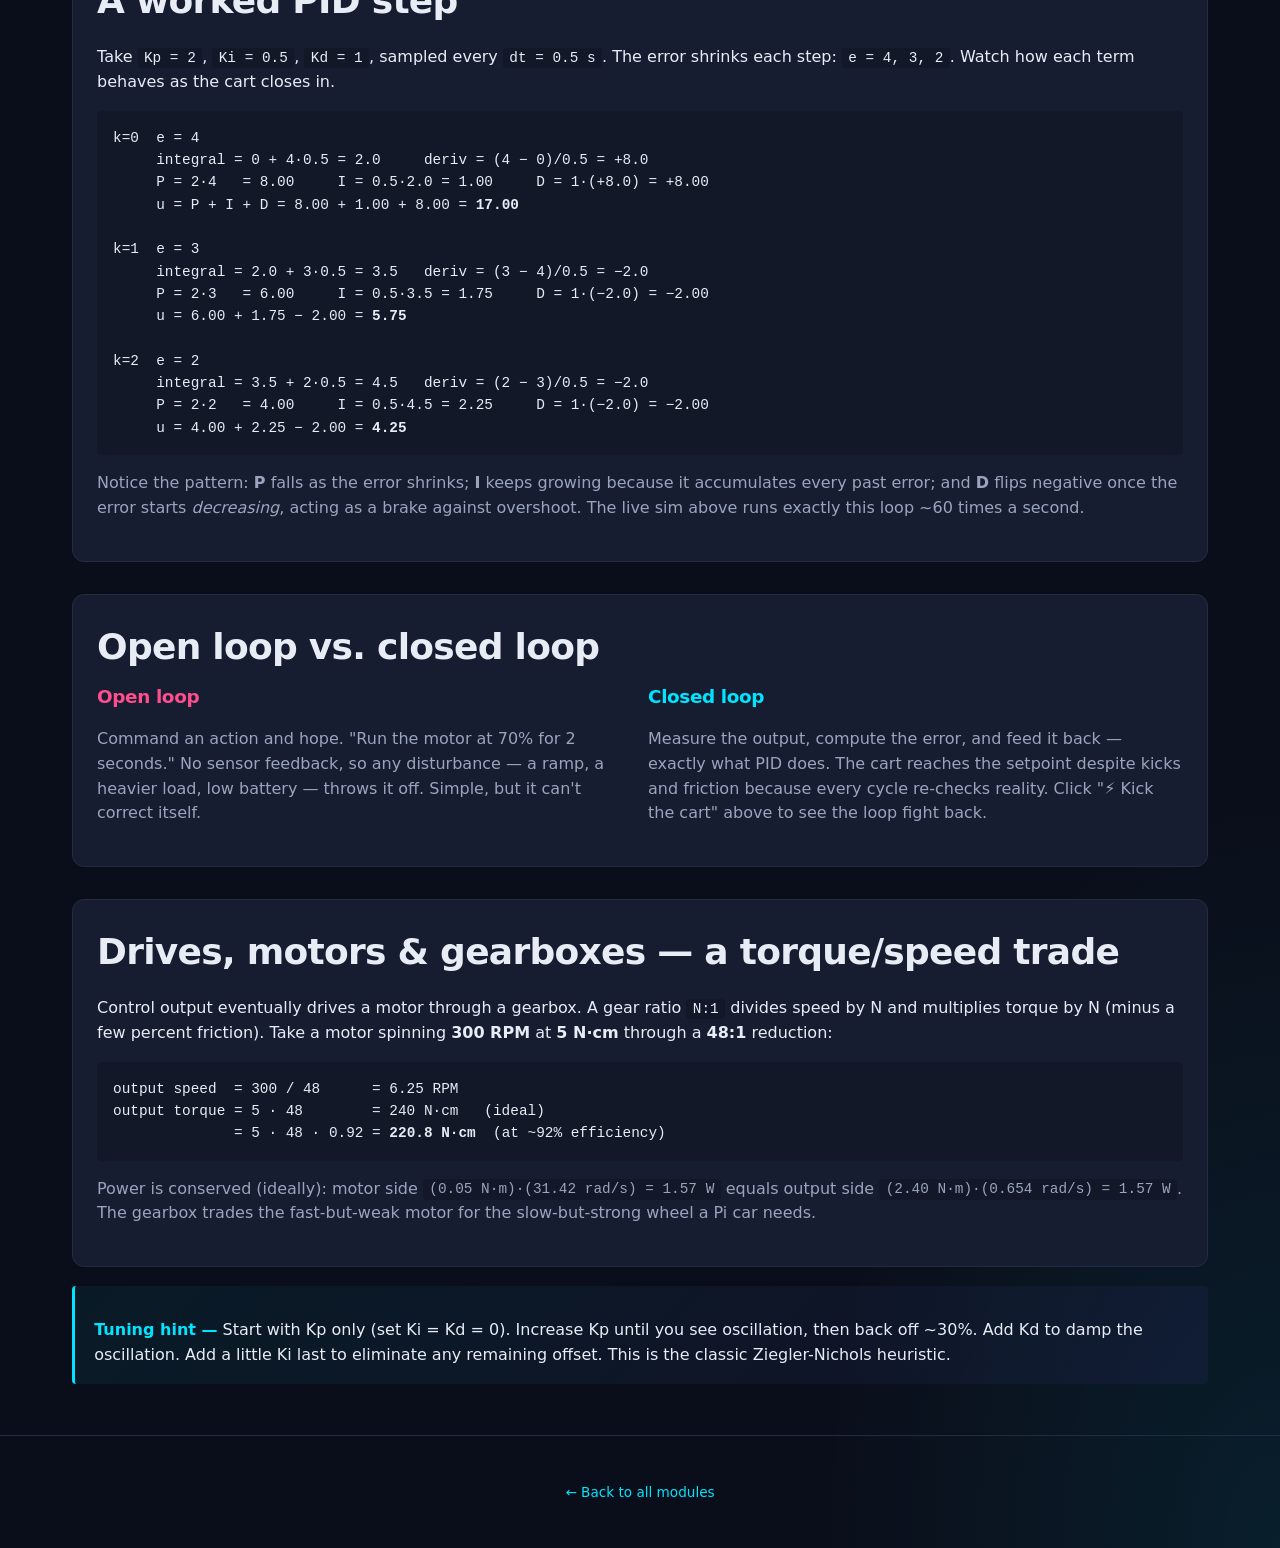
<file: pages/control.html>
<!doctype html>
<html lang="en">
<head>
<meta charset="utf-8" />
<meta name="viewport" content="width=device-width,initial-scale=1" />
<title>Control Systems &amp; PID — Robotics Lab Interactive</title>
<link rel="stylesheet" href="../css/main.css" />
</head>
<body>
<header class="site-header">
  <a class="brand" href="../index.html"><span class="logo">◆</span><span class="brand-text">Robotics Lab <em>Interactive</em></span></a>
  <nav class="site-nav">
    <a href="../index.html">Home</a>
    <a href="kinematics.html">Kinematics</a>
    <a href="sensors.html">Sensors</a>
    <a href="autonomous.html">Car</a>
  </nav>
</header>

<main class="page-wrap">
  <p class="crumb"><a href="../index.html">Home</a> · Module 2 · <strong>Control Systems</strong></p>
  <header class="page-head">
    <h1>PID Control — tune it live</h1>
    <p class="sub">A cart on a track wants to reach a setpoint. Tune the Proportional, Integral, and Derivative gains until it lands smoothly. Click the track to move the setpoint.</p>
  </header>

  <div class="lab split">
    <div>
      <div class="viz" style="min-height: 200px;">
        <canvas id="cartCanvas" width="700" height="200"></canvas>
      </div>
      <div class="viz" style="min-height: 280px; margin-top: 1rem;">
        <canvas id="plotCanvas" width="700" height="280"></canvas>
      </div>
    </div>

    <div>
      <div class="panel">
        <h3>PID gains</h3>
        <div class="control">
          <label>Kp</label>
          <input type="range" id="Kp" min="0" max="50" step="0.5" value="8">
          <span class="val" id="KpVal">8.0</span>
        </div>
        <div class="control">
          <label>Ki</label>
          <input type="range" id="Ki" min="0" max="20" step="0.1" value="0.5">
          <span class="val" id="KiVal">0.5</span>
        </div>
        <div class="control">
          <label>Kd</label>
          <input type="range" id="Kd" min="0" max="20" step="0.1" value="2.0">
          <span class="val" id="KdVal">2.0</span>
        </div>
        <div class="btn-row">
          <button class="btn-sm" data-preset="off">P only</button>
          <button class="btn-sm" data-preset="pi">PI</button>
          <button class="btn-sm active" data-preset="pid">PID (good)</button>
          <button class="btn-sm" data-preset="over">Over-tuned</button>
        </div>
      </div>

      <div class="panel">
        <h3>Plant disturbance</h3>
        <div class="control">
          <label>Mass</label>
          <input type="range" id="mass" min="0.2" max="5" step="0.1" value="1.0">
          <span class="val" id="massVal">1.0</span>
        </div>
        <div class="control">
          <label>Friction</label>
          <input type="range" id="fric" min="0" max="3" step="0.1" value="0.5">
          <span class="val" id="fricVal">0.5</span>
        </div>
        <div class="btn-row">
          <button class="btn-sm" id="kickBtn">⚡ Kick the cart</button>
          <button class="btn-sm" id="resetBtn">Reset</button>
        </div>
      </div>

      <div class="panel">
        <h3>Live state</h3>
        <div class="readouts">
          <div><span class="k">Setpoint</span><span class="v" id="setVal">300</span></div>
          <div><span class="k">Position</span><span class="v" id="posVal">—</span></div>
          <div><span class="k">Error</span><span class="v" id="errVal">—</span></div>
          <div><span class="k">P term</span><span class="v" id="pTermVal">—</span></div>
          <div><span class="k">I term</span><span class="v" id="iTermVal">—</span></div>
          <div><span class="k">D term</span><span class="v" id="dTermVal">—</span></div>
          <div><span class="k">Total force</span><span class="v" id="uVal">—</span></div>
        </div>
      </div>
    </div>
  </div>

  <section class="panel" style="margin-top: 2rem">
    <h2>What each term does</h2>
    <div class="grid">
      <div>
        <h3 style="color: var(--accent)">P — Proportional</h3>
        <p style="color: var(--text-dim)">Force ∝ <em>current</em> error. Pull harder when far away. <strong>High Kp</strong> → fast response but overshoot &amp; oscillation. <strong>Low Kp</strong> → slow, often steady-state error.</p>
      </div>
      <div>
        <h3 style="color: var(--accent-2)">I — Integral</h3>
        <p style="color: var(--text-dim)">Force ∝ <em>accumulated</em> error over time. Kills steady-state offset (e.g. friction holding the cart back). Too much Ki → wind-up &amp; slow oscillation.</p>
      </div>
      <div>
        <h3 style="color: var(--accent-3)">D — Derivative</h3>
        <p style="color: var(--text-dim)">Force ∝ <em>rate of change</em> of error. Acts like a brake when approaching the target. Damps overshoot &amp; oscillation, but amplifies sensor noise.</p>
      </div>
    </div>
    <pre style="margin-top: 1rem;">u(t) = Kp·e(t) + Ki·∫e dt + Kd·(de/dt)
e(t) = setpoint − position</pre>
  </section>

  <section class="panel" style="margin-top: 2rem">
    <h2>A worked PID step</h2>
    <p>Take <code>Kp = 2</code>, <code>Ki = 0.5</code>, <code>Kd = 1</code>, sampled every <code>dt = 0.5 s</code>. The error shrinks each step: <code>e = 4, 3, 2</code>. Watch how each term behaves as the cart closes in.</p>
    <pre>k=0  e = 4
     integral = 0 + 4·0.5 = 2.0     deriv = (4 − 0)/0.5 = +8.0
     P = 2·4   = 8.00     I = 0.5·2.0 = 1.00     D = 1·(+8.0) = +8.00
     u = P + I + D = 8.00 + 1.00 + 8.00 = <strong>17.00</strong>

k=1  e = 3
     integral = 2.0 + 3·0.5 = 3.5   deriv = (3 − 4)/0.5 = −2.0
     P = 2·3   = 6.00     I = 0.5·3.5 = 1.75     D = 1·(−2.0) = −2.00
     u = 6.00 + 1.75 − 2.00 = <strong>5.75</strong>

k=2  e = 2
     integral = 3.5 + 2·0.5 = 4.5   deriv = (2 − 3)/0.5 = −2.0
     P = 2·2   = 4.00     I = 0.5·4.5 = 2.25     D = 1·(−2.0) = −2.00
     u = 4.00 + 2.25 − 2.00 = <strong>4.25</strong></pre>
    <p style="color: var(--text-dim)">Notice the pattern: <strong>P</strong> falls as the error shrinks; <strong>I</strong> keeps growing because it accumulates every past error; and <strong>D</strong> flips negative once the error starts <em>decreasing</em>, acting as a brake against overshoot. The live sim above runs exactly this loop ~60 times a second.</p>
  </section>

  <section class="panel" style="margin-top: 2rem">
    <h2>Open loop vs. closed loop</h2>
    <div class="grid">
      <div>
        <h3 style="color: var(--accent-3)">Open loop</h3>
        <p style="color: var(--text-dim)">Command an action and hope. "Run the motor at 70% for 2 seconds." No sensor feedback, so any disturbance — a ramp, a heavier load, low battery — throws it off. Simple, but it can't correct itself.</p>
      </div>
      <div>
        <h3 style="color: var(--accent)">Closed loop</h3>
        <p style="color: var(--text-dim)">Measure the output, compute the error, and feed it back — exactly what PID does. The cart reaches the setpoint despite kicks and friction because every cycle re-checks reality. Click "⚡ Kick the cart" above to see the loop fight back.</p>
      </div>
    </div>
  </section>

  <section class="panel" style="margin-top: 2rem">
    <h2>Drives, motors &amp; gearboxes — a torque/speed trade</h2>
    <p>Control output eventually drives a motor through a gearbox. A gear ratio <code>N:1</code> divides speed by N and multiplies torque by N (minus a few percent friction). Take a motor spinning <strong>300 RPM</strong> at <strong>5 N·cm</strong> through a <strong>48:1</strong> reduction:</p>
    <pre>output speed  = 300 / 48      = 6.25 RPM
output torque = 5 · 48        = 240 N·cm   (ideal)
              = 5 · 48 · 0.92 = <strong>220.8 N·cm</strong>  (at ~92% efficiency)</pre>
    <p style="color: var(--text-dim)">Power is conserved (ideally): motor side <code>(0.05 N·m)·(31.42 rad/s) = 1.57 W</code> equals output side <code>(2.40 N·m)·(0.654 rad/s) = 1.57 W</code>. The gearbox trades the fast-but-weak motor for the slow-but-strong wheel a Pi car needs.</p>
  </section>

  <div class="callout">
    <p><strong>Tuning hint —</strong> Start with Kp only (set Ki = Kd = 0). Increase Kp until you see oscillation, then back off ~30%. Add Kd to damp the oscillation. Add a little Ki last to eliminate any remaining offset. This is the classic Ziegler-Nichols heuristic.</p>
  </div>
</main>

<footer class="site-footer">
  <p><a href="../index.html">← Back to all modules</a></p>
</footer>

<script>
const cartCv = document.getElementById('cartCanvas');
const cartCtx = cartCv.getContext('2d');
const plotCv = document.getElementById('plotCanvas');
const plotCtx = plotCv.getContext('2d');
const CW = cartCv.width, CH = cartCv.height;
const PW = plotCv.width, PH = plotCv.height;

let pos = 100, vel = 0;
let setpoint = 400;
let integral = 0, prevErr = 0;
let history = [];     // {t, pos, set, p, i, d}
let lastT = performance.now();
let startT = lastT;

const $ = id => document.getElementById(id);

function applyPreset(name) {
  const p = {
    off: [8, 0, 0],
    pi: [6, 4, 0],
    pid: [8, 0.5, 2],
    over: [40, 10, 0.2]
  }[name];
  $('Kp').value = p[0]; $('KpVal').textContent = p[0].toFixed(1);
  $('Ki').value = p[1]; $('KiVal').textContent = p[1].toFixed(1);
  $('Kd').value = p[2]; $('KdVal').textContent = p[2].toFixed(1);
  integral = 0; history = [];
}

document.querySelectorAll('[data-preset]').forEach(b => {
  b.addEventListener('click', () => {
    document.querySelectorAll('[data-preset]').forEach(x => x.classList.remove('active'));
    b.classList.add('active');
    applyPreset(b.dataset.preset);
  });
});

['Kp', 'Ki', 'Kd', 'mass', 'fric'].forEach(id => {
  $(id).addEventListener('input', e => {
    $(id + 'Val').textContent = (+e.target.value).toFixed(1);
  });
});

$('kickBtn').addEventListener('click', () => { vel += 120 * (Math.random() > 0.5 ? 1 : -1); });
$('resetBtn').addEventListener('click', () => {
  pos = 100; vel = 0; setpoint = 400; integral = 0; prevErr = 0; history = []; startT = performance.now();
});

cartCv.addEventListener('click', e => {
  const r = cartCv.getBoundingClientRect();
  setpoint = (e.clientX - r.left) * (CW / r.width);
  setpoint = Math.max(40, Math.min(CW - 40, setpoint));
});

function simulate(dt) {
  const Kp = +$('Kp').value, Ki = +$('Ki').value, Kd = +$('Kd').value;
  const mass = +$('mass').value, fric = +$('fric').value;

  const err = setpoint - pos;
  integral += err * dt;
  integral = Math.max(-500, Math.min(500, integral));      // anti-windup
  const deriv = (err - prevErr) / Math.max(dt, 0.001);
  prevErr = err;

  const P = Kp * err;
  const I = Ki * integral;
  const D = Kd * deriv;
  const u = P + I + D;
  const accel = (u - fric * vel) / mass;
  vel += accel * dt;
  pos += vel * dt;

  // walls (simple)
  if (pos < 30) { pos = 30; vel = Math.max(0, vel); }
  if (pos > CW - 30) { pos = CW - 30; vel = Math.min(0, vel); }

  return { err, P, I, D, u };
}

function drawCart() {
  cartCtx.fillStyle = '#0a0e1a';
  cartCtx.fillRect(0, 0, CW, CH);

  // track
  cartCtx.fillStyle = '#1f2937';
  cartCtx.fillRect(0, CH - 50, CW, 4);
  for (let x = 0; x < CW; x += 50) {
    cartCtx.fillStyle = '#374151';
    cartCtx.fillRect(x, CH - 50, 2, 8);
    cartCtx.fillStyle = '#6b7595';
    cartCtx.font = '10px ui-monospace';
    cartCtx.fillText(x, x - 8, CH - 36);
  }

  // setpoint
  cartCtx.strokeStyle = '#fbbf24';
  cartCtx.lineWidth = 2;
  cartCtx.setLineDash([4, 4]);
  cartCtx.beginPath();
  cartCtx.moveTo(setpoint, 20);
  cartCtx.lineTo(setpoint, CH - 30);
  cartCtx.stroke();
  cartCtx.setLineDash([]);
  cartCtx.fillStyle = '#fbbf24';
  cartCtx.font = 'bold 11px ui-monospace';
  cartCtx.fillText('SET', setpoint - 10, 14);

  // cart
  const cartY = CH - 75;
  cartCtx.fillStyle = '#00e5ff';
  cartCtx.fillRect(pos - 25, cartY, 50, 25);
  // wheels
  cartCtx.fillStyle = '#7c4dff';
  cartCtx.beginPath(); cartCtx.arc(pos - 15, cartY + 25, 6, 0, Math.PI * 2); cartCtx.fill();
  cartCtx.beginPath(); cartCtx.arc(pos + 15, cartY + 25, 6, 0, Math.PI * 2); cartCtx.fill();

  // velocity arrow
  if (Math.abs(vel) > 5) {
    cartCtx.strokeStyle = '#ff4d8d';
    cartCtx.lineWidth = 2;
    cartCtx.beginPath();
    cartCtx.moveTo(pos, cartY + 12);
    cartCtx.lineTo(pos + vel * 0.2, cartY + 12);
    cartCtx.stroke();
  }

  cartCtx.fillStyle = '#9aa4bf';
  cartCtx.font = '11px ui-monospace';
  cartCtx.fillText('click track to move setpoint', 10, 20);
}

function drawPlot() {
  plotCtx.fillStyle = '#0a0e1a';
  plotCtx.fillRect(0, 0, PW, PH);

  // grid
  plotCtx.strokeStyle = '#1a2138';
  for (let y = 0; y < PH; y += 35) {
    plotCtx.beginPath(); plotCtx.moveTo(0, y); plotCtx.lineTo(PW, y); plotCtx.stroke();
  }
  for (let x = 0; x < PW; x += 60) {
    plotCtx.beginPath(); plotCtx.moveTo(x, 0); plotCtx.lineTo(x, PH); plotCtx.stroke();
  }

  if (history.length < 2) return;

  const t0 = history[0].t;
  const t1 = history[history.length - 1].t;
  const span = Math.max(8, t1 - t0);

  const xOf = t => (t - t0) / span * PW;
  const yOf = v => PH - (v / CW) * (PH - 20) - 10;

  // setpoint
  plotCtx.strokeStyle = '#fbbf24';
  plotCtx.lineWidth = 2;
  plotCtx.setLineDash([4, 4]);
  plotCtx.beginPath();
  history.forEach((h, i) => {
    const x = xOf(h.t), y = yOf(h.set);
    i ? plotCtx.lineTo(x, y) : plotCtx.moveTo(x, y);
  });
  plotCtx.stroke();
  plotCtx.setLineDash([]);

  // position
  plotCtx.strokeStyle = '#00e5ff';
  plotCtx.lineWidth = 2;
  plotCtx.beginPath();
  history.forEach((h, i) => {
    const x = xOf(h.t), y = yOf(h.pos);
    i ? plotCtx.lineTo(x, y) : plotCtx.moveTo(x, y);
  });
  plotCtx.stroke();

  // legend
  plotCtx.fillStyle = '#9aa4bf';
  plotCtx.font = '11px ui-monospace';
  plotCtx.fillText('position', 10, 16);
  plotCtx.fillStyle = '#00e5ff';
  plotCtx.fillRect(70, 8, 20, 3);
  plotCtx.fillStyle = '#fbbf24';
  plotCtx.fillRect(100, 8, 20, 3);
  plotCtx.fillStyle = '#9aa4bf';
  plotCtx.fillText('setpoint', 130, 16);
  plotCtx.fillText('time →', PW - 60, PH - 6);
}

function loop() {
  const now = performance.now();
  let dt = (now - lastT) / 1000;
  lastT = now;
  if (dt > 0.1) dt = 0.1;

  const s = simulate(dt);

  history.push({
    t: (now - startT) / 1000,
    pos, set: setpoint,
    p: s.P, i: s.I, d: s.D
  });
  if (history.length > 600) history.shift();

  drawCart();
  drawPlot();

  $('setVal').textContent = setpoint.toFixed(0);
  $('posVal').textContent = pos.toFixed(1);
  $('errVal').textContent = s.err.toFixed(1);
  $('pTermVal').textContent = s.P.toFixed(1);
  $('iTermVal').textContent = s.I.toFixed(1);
  $('dTermVal').textContent = s.D.toFixed(1);
  $('uVal').textContent = s.u.toFixed(1);

  requestAnimationFrame(loop);
}
loop();
</script>
</body>
</html>
</file>
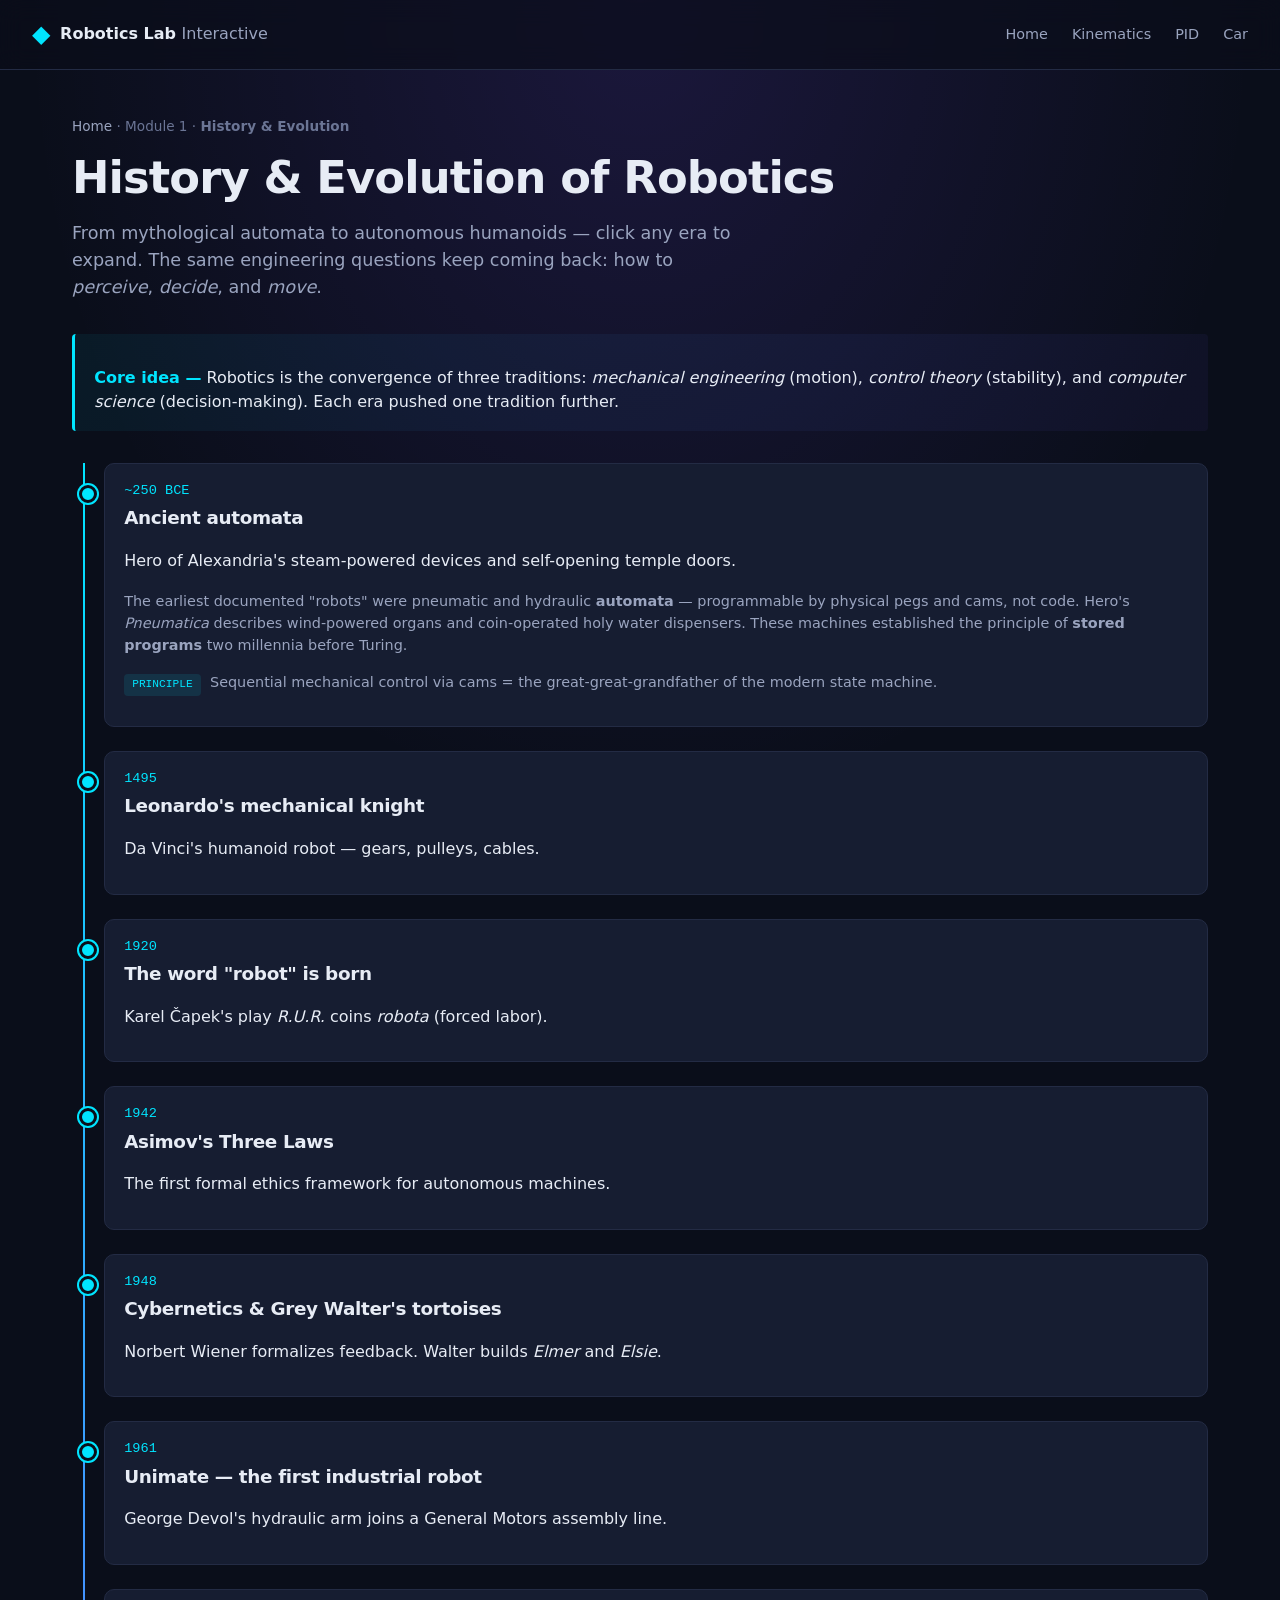
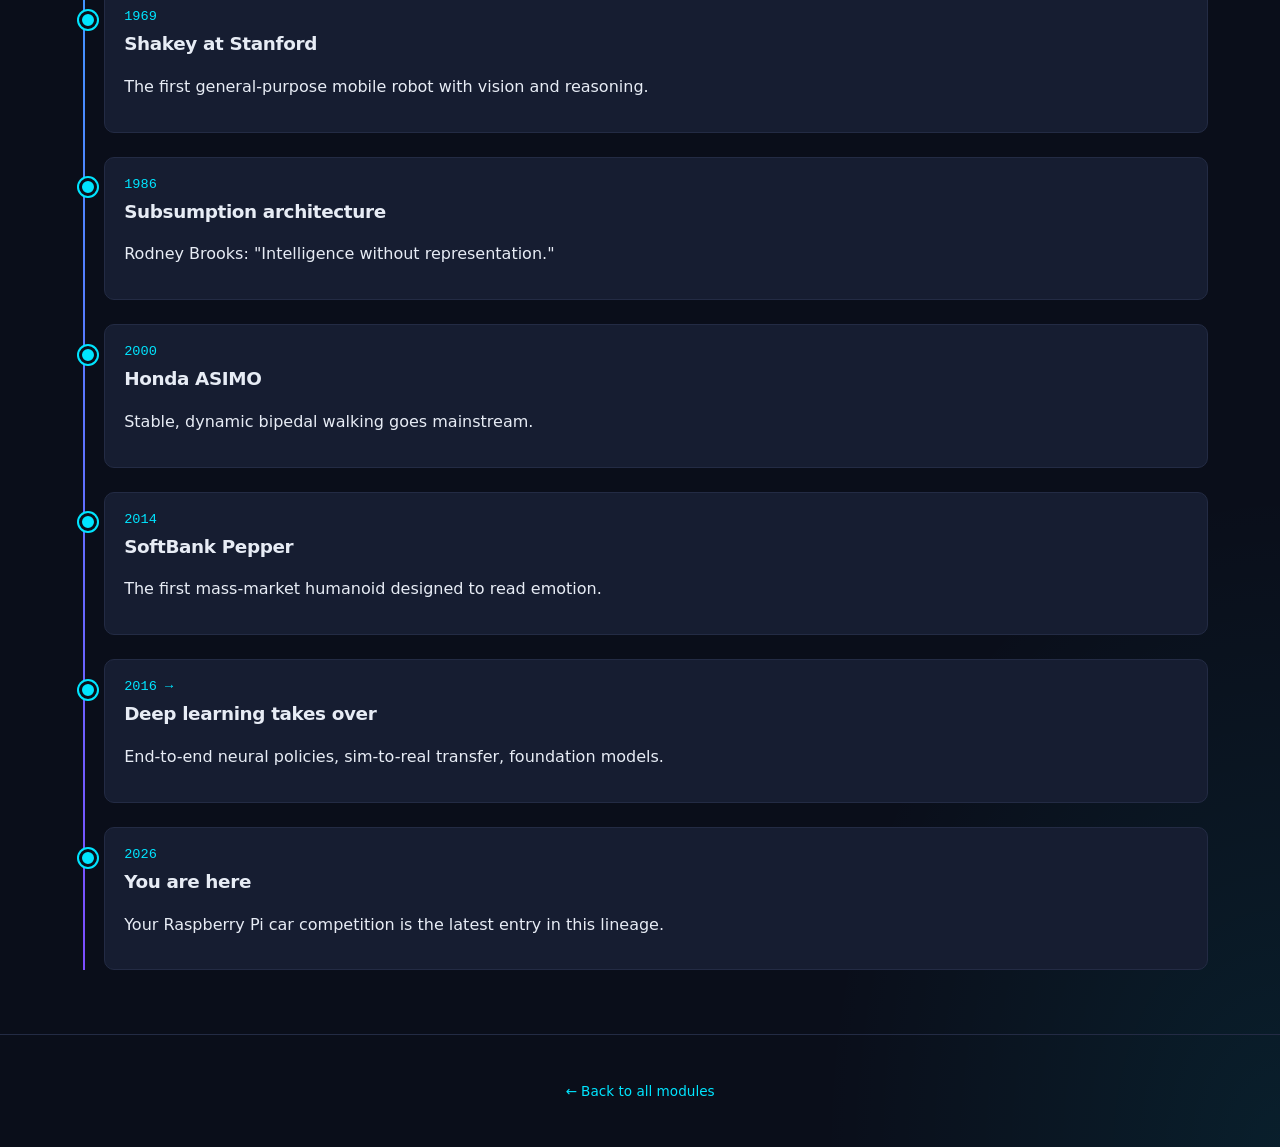
<file: pages/history.html>
<!doctype html>
<html lang="en">
<head>
<meta charset="utf-8" />
<meta name="viewport" content="width=device-width,initial-scale=1" />
<title>History &amp; Evolution of Robotics — Robotics Lab Interactive</title>
<link rel="stylesheet" href="../css/main.css" />
</head>
<body>
<header class="site-header">
  <a class="brand" href="../index.html"><span class="logo">◆</span><span class="brand-text">Robotics Lab <em>Interactive</em></span></a>
  <nav class="site-nav">
    <a href="../index.html">Home</a>
    <a href="kinematics.html">Kinematics</a>
    <a href="control.html">PID</a>
    <a href="autonomous.html">Car</a>
  </nav>
</header>

<main class="page-wrap">
  <p class="crumb"><a href="../index.html">Home</a> · Module 1 · <strong>History &amp; Evolution</strong></p>
  <header class="page-head">
    <h1>History &amp; Evolution of Robotics</h1>
    <p class="sub">From mythological automata to autonomous humanoids — click any era to expand. The same engineering questions keep coming back: how to <em>perceive</em>, <em>decide</em>, and <em>move</em>.</p>
  </header>

  <div class="callout">
    <p><strong>Core idea —</strong> Robotics is the convergence of three traditions: <em>mechanical engineering</em> (motion), <em>control theory</em> (stability), and <em>computer science</em> (decision-making). Each era pushed one tradition further.</p>
  </div>

  <div class="timeline" id="timeline">
    <div class="tl-item" data-open="true">
      <div class="yr">~250 BCE</div>
      <h3>Ancient automata</h3>
      <p>Hero of Alexandria's steam-powered devices and self-opening temple doors.</p>
      <div class="det">
        <p>The earliest documented "robots" were pneumatic and hydraulic <strong>automata</strong> — programmable by physical pegs and cams, not code. Hero's <em>Pneumatica</em> describes wind-powered organs and coin-operated holy water dispensers. These machines established the principle of <strong>stored programs</strong> two millennia before Turing.</p>
        <p><span class="tag">PRINCIPLE</span> Sequential mechanical control via cams = the great-great-grandfather of the modern state machine.</p>
      </div>
    </div>

    <div class="tl-item">
      <div class="yr">1495</div>
      <h3>Leonardo's mechanical knight</h3>
      <p>Da Vinci's humanoid robot — gears, pulleys, cables.</p>
      <div class="det">
        <p>Designed for a Milan court pageant, Leonardo's knight could sit, stand, raise its visor, and move its arms. Driven by a system of pulleys, cables, and a programmable cylinder cam — essentially the first <strong>humanoid kinematic chain</strong>.</p>
        <p><span class="tag">RELATES TO</span> Module 1 — Kinematics (DOF, linkages, joint coordination).</p>
      </div>
    </div>

    <div class="tl-item">
      <div class="yr">1920</div>
      <h3>The word "robot" is born</h3>
      <p>Karel Čapek's play <em>R.U.R.</em> coins <em>robota</em> (forced labor).</p>
      <div class="det">
        <p>The Czech term <em>robota</em> means "drudgery" or "forced labor." Čapek's play imagined synthetic humans manufactured for cheap labor who eventually rebel — establishing both the cultural archetype and the <strong>ethical anxieties</strong> we still grapple with today.</p>
        <p><span class="tag">RELATES TO</span> Course topic: <em>Ethical Considerations of Robotics &amp; AI in Society</em>.</p>
      </div>
    </div>

    <div class="tl-item">
      <div class="yr">1942</div>
      <h3>Asimov's Three Laws</h3>
      <p>The first formal ethics framework for autonomous machines.</p>
      <div class="det">
        <p>In <em>Runaround</em>, Isaac Asimov published the Three Laws of Robotics:</p>
        <ol>
          <li>A robot may not injure a human being or, through inaction, allow a human to come to harm.</li>
          <li>A robot must obey orders given by humans except where such orders conflict with the First Law.</li>
          <li>A robot must protect its own existence as long as such protection does not conflict with the First or Second Law.</li>
        </ol>
        <p>Real safety-critical robotics still uses descendants of this — safety hierarchies, watchdog timers, and emergency-stop overrides.</p>
      </div>
    </div>

    <div class="tl-item">
      <div class="yr">1948</div>
      <h3>Cybernetics &amp; Grey Walter's tortoises</h3>
      <p>Norbert Wiener formalizes feedback. Walter builds <em>Elmer</em> and <em>Elsie</em>.</p>
      <div class="det">
        <p>Wiener's <em>Cybernetics</em> defined the mathematics of feedback loops in animals and machines — the theoretical bedrock of <strong>PID control</strong>. The same year, W. Grey Walter built two tortoise-like robots that exhibited goal-seeking, light-avoiding, obstacle-avoiding behavior — proving that <strong>simple sensorimotor loops can generate apparently intelligent behavior</strong>.</p>
        <p><span class="tag">RELATES TO</span> Module 2 — Control Systems.</p>
      </div>
    </div>

    <div class="tl-item">
      <div class="yr">1961</div>
      <h3>Unimate — the first industrial robot</h3>
      <p>George Devol's hydraulic arm joins a General Motors assembly line.</p>
      <div class="det">
        <p>Unimate weighed 1,800 kg and could handle red-hot die-cast parts that were dangerous for humans. It launched the modern <strong>industrial robot</strong> industry — by 2024, over 4 million such robots are operating worldwide.</p>
        <p><span class="tag">PRINCIPLE</span> Repeatability + accuracy + 24/7 operation = the economic case for robots that hasn't changed in 60 years.</p>
      </div>
    </div>

    <div class="tl-item">
      <div class="yr">1969</div>
      <h3>Shakey at Stanford</h3>
      <p>The first general-purpose mobile robot with vision and reasoning.</p>
      <div class="det">
        <p>Shakey integrated <strong>perception</strong> (TV camera), <strong>planning</strong> (STRIPS — a foundational AI planning algorithm), and <strong>action</strong> (motorized base) in a single system. It also pioneered the <strong>A* search algorithm</strong>, still used in pathfinding today (yes, including in your Raspberry Pi car).</p>
        <p><span class="tag">RELATES TO</span> Module 1 — Robotics &amp; AI. Module 4 — Autonomous Navigation.</p>
      </div>
    </div>

    <div class="tl-item">
      <div class="yr">1986</div>
      <h3>Subsumption architecture</h3>
      <p>Rodney Brooks: "Intelligence without representation."</p>
      <div class="det">
        <p>Brooks rejected the heavy "plan-then-act" paradigm and showed that <strong>layered reactive behaviors</strong> could produce robust mobility. His insectoid robots could navigate cluttered offices without any internal world model. This philosophy underpins modern <strong>behavior-based robotics</strong>.</p>
        <p><span class="tag">RELATES TO</span> Module 4 — Reactive obstacle avoidance.</p>
      </div>
    </div>

    <div class="tl-item">
      <div class="yr">2000</div>
      <h3>Honda ASIMO</h3>
      <p>Stable, dynamic bipedal walking goes mainstream.</p>
      <div class="det">
        <p>ASIMO ("Advanced Step in Innovative Mobility") demonstrated reliable dynamic bipedal locomotion — running, climbing stairs, recognizing faces. Its <strong>Zero-Moment Point (ZMP)</strong> control technique is still standard for humanoid balance.</p>
      </div>
    </div>

    <div class="tl-item">
      <div class="yr">2014</div>
      <h3>SoftBank Pepper</h3>
      <p>The first mass-market humanoid designed to read emotion.</p>
      <div class="det">
        <p>Pepper combines a 3D camera, microphones, touch sensors, and a tablet to interact with people in retail, banking, and education. Programmed via <strong>Choregraphe</strong> (visual block-based) or NAOqi (Python/C++). Pepper is the humanoid you will program in this course.</p>
        <p><span class="tag">RELATES TO</span> Module 3 — Pepper Robot, NLP for Robots.</p>
      </div>
    </div>

    <div class="tl-item">
      <div class="yr">2016 →</div>
      <h3>Deep learning takes over</h3>
      <p>End-to-end neural policies, sim-to-real transfer, foundation models.</p>
      <div class="det">
        <p>AlphaGo (2016), then OpenAI's robotic Rubik's Cube hand (2019), then Boston Dynamics' parkour-running Atlas (2021), then RT-2 (2023) — a foundation model that maps vision + language directly to robot actions. Robotics has moved from <em>hand-engineered control</em> to <em>learned policies</em>.</p>
        <p><span class="tag">PRINCIPLE</span> Today: every robot is a hybrid — classical control for stability, learned models for perception and high-level decisions.</p>
      </div>
    </div>

    <div class="tl-item">
      <div class="yr">2026</div>
      <h3>You are here</h3>
      <p>Your Raspberry Pi car competition is the latest entry in this lineage.</p>
      <div class="det">
        <p>The autonomous obstacle-avoiding car you will build in Module 4 packages 2,500 years of robotics history into a $50 platform: <strong>sensors</strong> (ultrasonic — Hero would recognize the principle), <strong>actuators</strong> (DC motors — Devol's territory), <strong>control</strong> (PWM, feedback — Wiener's mathematics), <strong>perception &amp; decision</strong> (your Python code — Shakey's heritage).</p>
        <p>That's the point of the course: you don't just <em>use</em> robotics, you <em>are</em> the next step in its history.</p>
      </div>
    </div>
  </div>
</main>

<footer class="site-footer">
  <p><a href="../index.html">← Back to all modules</a></p>
</footer>

<script>
document.querySelectorAll('.tl-item').forEach(el => {
  if (el.dataset.open) el.classList.add('open');
  el.addEventListener('click', () => el.classList.toggle('open'));
});
</script>
</body>
</html>
</file>
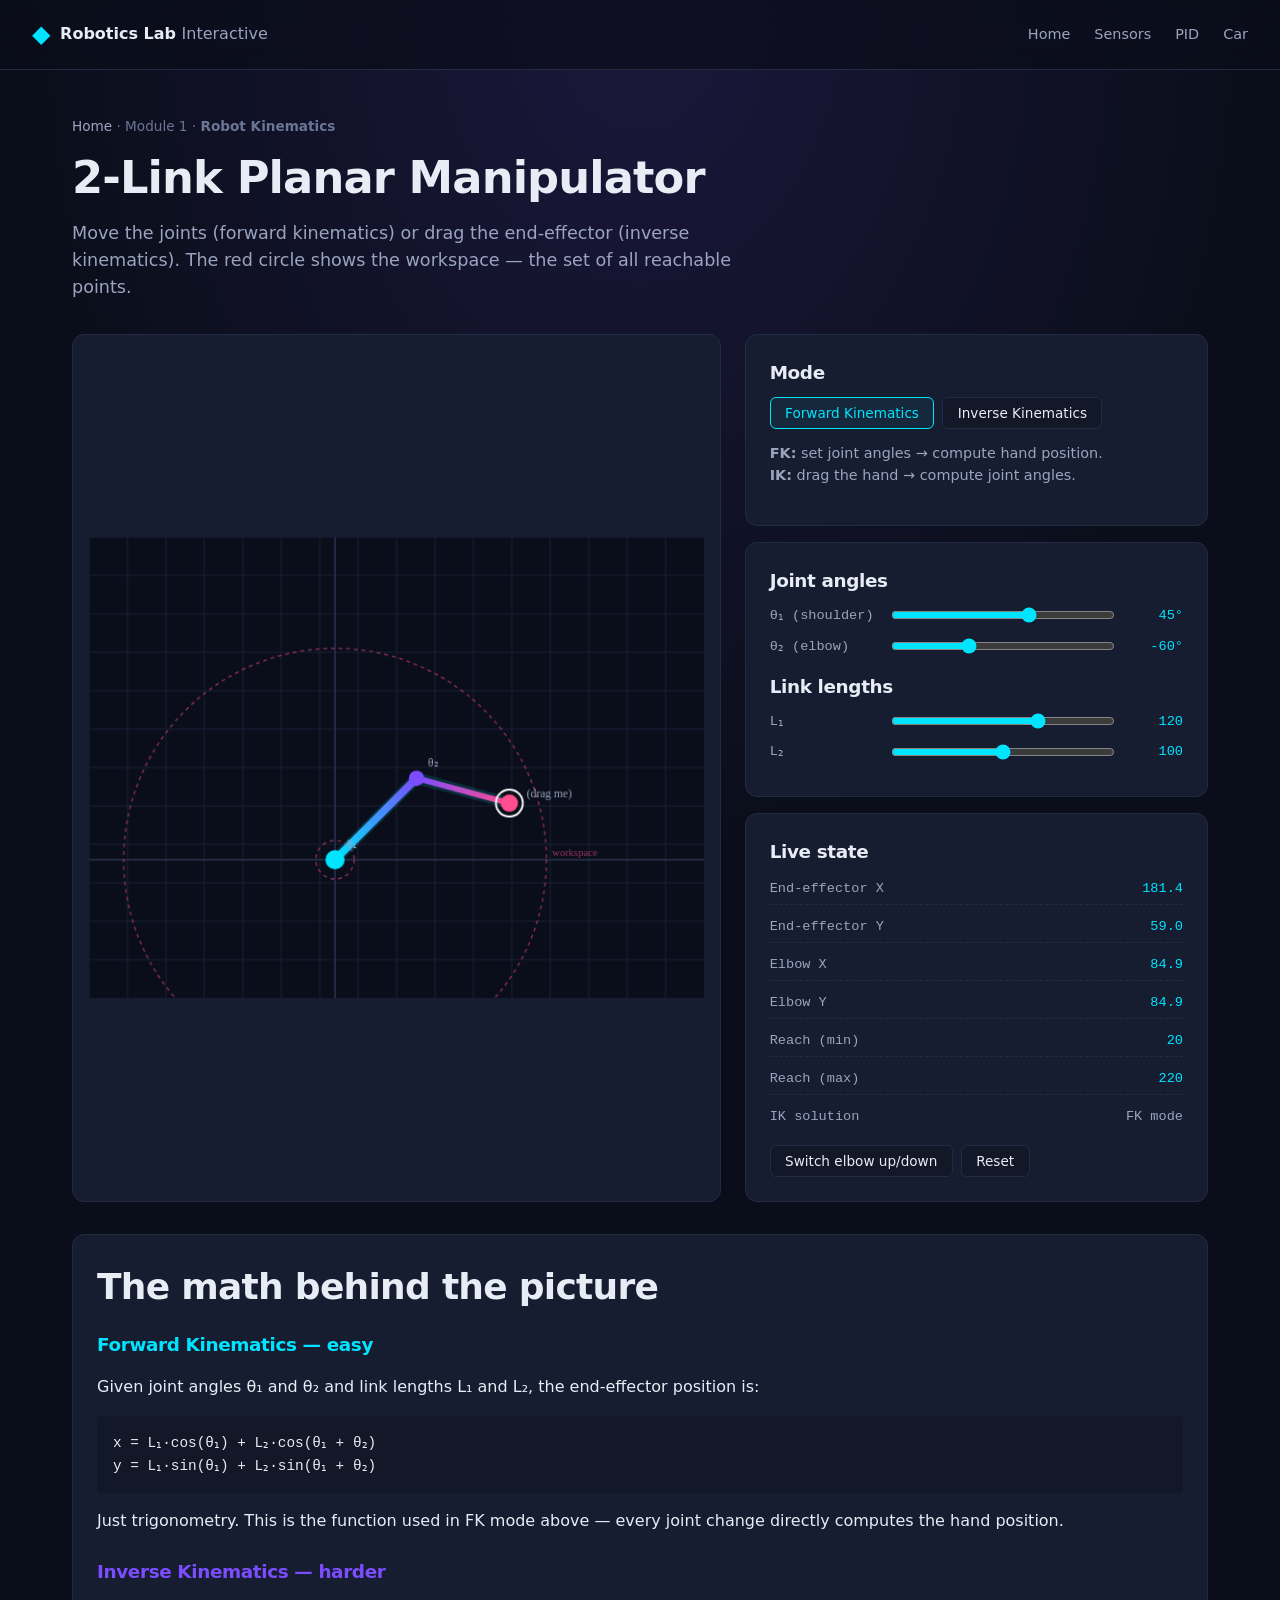
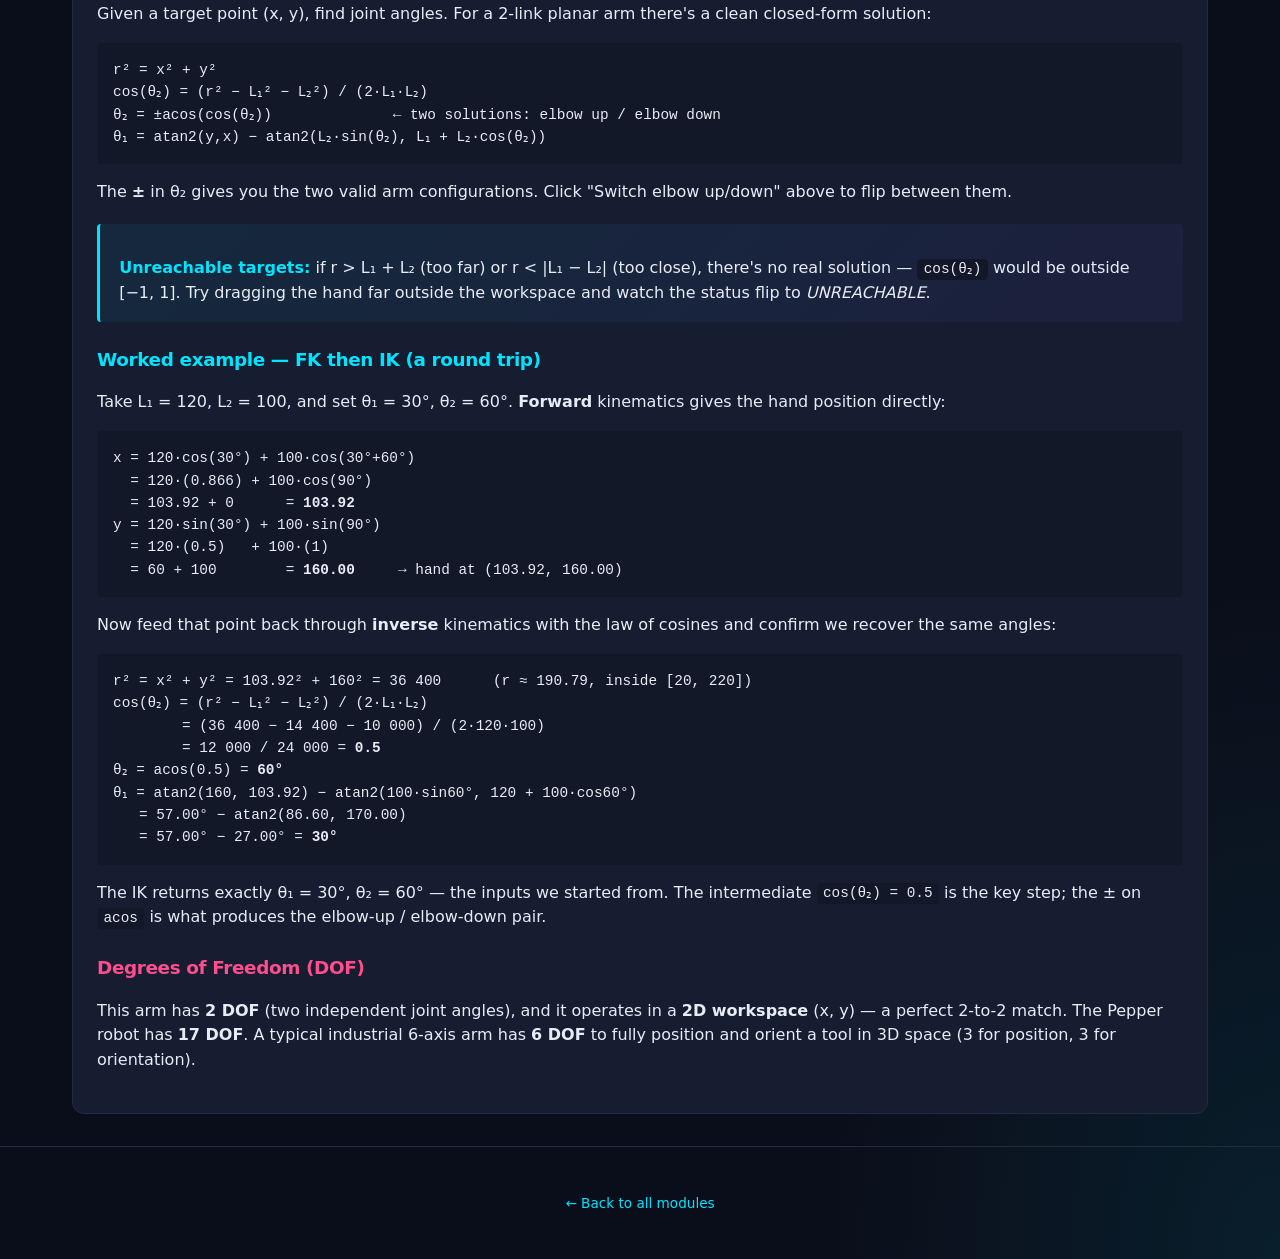
<file: pages/kinematics.html>
<!doctype html>
<html lang="en">
<head>
<meta charset="utf-8" />
<meta name="viewport" content="width=device-width,initial-scale=1" />
<title>Robot Kinematics — Robotics Lab Interactive</title>
<link rel="stylesheet" href="../css/main.css" />
</head>
<body>
<header class="site-header">
  <a class="brand" href="../index.html"><span class="logo">◆</span><span class="brand-text">Robotics Lab <em>Interactive</em></span></a>
  <nav class="site-nav">
    <a href="../index.html">Home</a>
    <a href="sensors.html">Sensors</a>
    <a href="control.html">PID</a>
    <a href="autonomous.html">Car</a>
  </nav>
</header>

<main class="page-wrap">
  <p class="crumb"><a href="../index.html">Home</a> · Module 1 · <strong>Robot Kinematics</strong></p>
  <header class="page-head">
    <h1>2-Link Planar Manipulator</h1>
    <p class="sub">Move the joints (forward kinematics) or drag the end-effector (inverse kinematics). The red circle shows the workspace — the set of all reachable points.</p>
  </header>

  <div class="lab split">
    <div class="viz" style="min-height: 480px;">
      <canvas id="armCanvas" width="640" height="480"></canvas>
    </div>

    <div>
      <div class="panel">
        <h3>Mode</h3>
        <div class="btn-row">
          <button class="btn-sm active" data-mode="fk">Forward Kinematics</button>
          <button class="btn-sm" data-mode="ik">Inverse Kinematics</button>
        </div>
        <p style="color: var(--text-dim); font-size: 0.9rem; margin-top: 0.8rem;">
          <strong>FK:</strong> set joint angles → compute hand position. <br>
          <strong>IK:</strong> drag the hand → compute joint angles.
        </p>
      </div>

      <div class="panel">
        <h3>Joint angles</h3>
        <div class="control">
          <label>θ₁ (shoulder)</label>
          <input type="range" id="theta1" min="-180" max="180" step="1" value="45">
          <span class="val" id="theta1Val">45°</span>
        </div>
        <div class="control">
          <label>θ₂ (elbow)</label>
          <input type="range" id="theta2" min="-180" max="180" step="1" value="-60">
          <span class="val" id="theta2Val">-60°</span>
        </div>
        <h3 style="margin-top: 1rem">Link lengths</h3>
        <div class="control">
          <label>L₁</label>
          <input type="range" id="L1" min="40" max="160" step="1" value="120">
          <span class="val" id="L1Val">120</span>
        </div>
        <div class="control">
          <label>L₂</label>
          <input type="range" id="L2" min="40" max="160" step="1" value="100">
          <span class="val" id="L2Val">100</span>
        </div>
      </div>

      <div class="panel">
        <h3>Live state</h3>
        <div class="readouts">
          <div><span class="k">End-effector X</span><span class="v" id="exVal">—</span></div>
          <div><span class="k">End-effector Y</span><span class="v" id="eyVal">—</span></div>
          <div><span class="k">Elbow X</span><span class="v" id="elxVal">—</span></div>
          <div><span class="k">Elbow Y</span><span class="v" id="elyVal">—</span></div>
          <div><span class="k">Reach (min)</span><span class="v" id="reachMin">—</span></div>
          <div><span class="k">Reach (max)</span><span class="v" id="reachMax">—</span></div>
          <div><span class="k">IK solution</span><span class="v" id="ikStatus">—</span></div>
        </div>
        <div class="btn-row" style="margin-top: 0.8rem;">
          <button class="btn-sm" id="solnToggle">Switch elbow up/down</button>
          <button class="btn-sm" id="resetBtn">Reset</button>
        </div>
      </div>
    </div>
  </div>

  <section class="panel" style="margin-top: 2rem">
    <h2>The math behind the picture</h2>
    <h3 style="margin-top: 1rem; color: var(--accent)">Forward Kinematics — easy</h3>
    <p>Given joint angles θ₁ and θ₂ and link lengths L₁ and L₂, the end-effector position is:</p>
    <pre>x = L₁·cos(θ₁) + L₂·cos(θ₁ + θ₂)
y = L₁·sin(θ₁) + L₂·sin(θ₁ + θ₂)</pre>
    <p>Just trigonometry. This is the function used in FK mode above — every joint change directly computes the hand position.</p>

    <h3 style="margin-top: 1.5rem; color: var(--accent-2)">Inverse Kinematics — harder</h3>
    <p>Given a target point (x, y), find joint angles. For a 2-link planar arm there's a clean closed-form solution:</p>
    <pre>r² = x² + y²
cos(θ₂) = (r² − L₁² − L₂²) / (2·L₁·L₂)
θ₂ = ±acos(cos(θ₂))              ← two solutions: elbow up / elbow down
θ₁ = atan2(y,x) − atan2(L₂·sin(θ₂), L₁ + L₂·cos(θ₂))</pre>
    <p>The <strong>±</strong> in θ₂ gives you the two valid arm configurations. Click "Switch elbow up/down" above to flip between them.</p>

    <div class="callout">
      <p><strong>Unreachable targets:</strong> if r &gt; L₁ + L₂ (too far) or r &lt; |L₁ − L₂| (too close), there's no real solution — <code>cos(θ₂)</code> would be outside [−1, 1]. Try dragging the hand far outside the workspace and watch the status flip to <em>UNREACHABLE</em>.</p>
    </div>

    <h3 style="margin-top: 1.5rem; color: var(--accent)">Worked example — FK then IK (a round trip)</h3>
    <p>Take L₁ = 120, L₂ = 100, and set θ₁ = 30°, θ₂ = 60°. <strong>Forward</strong> kinematics gives the hand position directly:</p>
    <pre>x = 120·cos(30°) + 100·cos(30°+60°)
  = 120·(0.866) + 100·cos(90°)
  = 103.92 + 0      = <strong>103.92</strong>
y = 120·sin(30°) + 100·sin(90°)
  = 120·(0.5)   + 100·(1)
  = 60 + 100        = <strong>160.00</strong>     → hand at (103.92, 160.00)</pre>
    <p>Now feed that point back through <strong>inverse</strong> kinematics with the law of cosines and confirm we recover the same angles:</p>
    <pre>r² = x² + y² = 103.92² + 160² = 36 400      (r ≈ 190.79, inside [20, 220])
cos(θ₂) = (r² − L₁² − L₂²) / (2·L₁·L₂)
        = (36 400 − 14 400 − 10 000) / (2·120·100)
        = 12 000 / 24 000 = <strong>0.5</strong>
θ₂ = acos(0.5) = <strong>60°</strong>
θ₁ = atan2(160, 103.92) − atan2(100·sin60°, 120 + 100·cos60°)
   = 57.00° − atan2(86.60, 170.00)
   = 57.00° − 27.00° = <strong>30°</strong></pre>
    <p>The IK returns exactly θ₁ = 30°, θ₂ = 60° — the inputs we started from. The intermediate <code>cos(θ₂) = 0.5</code> is the key step; the ± on <code>acos</code> is what produces the elbow-up / elbow-down pair.</p>

    <h3 style="margin-top: 1.5rem; color: var(--accent-3)">Degrees of Freedom (DOF)</h3>
    <p>This arm has <strong>2 DOF</strong> (two independent joint angles), and it operates in a <strong>2D workspace</strong> (x, y) — a perfect 2-to-2 match. The Pepper robot has <strong>17 DOF</strong>. A typical industrial 6-axis arm has <strong>6 DOF</strong> to fully position and orient a tool in 3D space (3 for position, 3 for orientation).</p>
  </section>
</main>

<footer class="site-footer">
  <p><a href="../index.html">← Back to all modules</a></p>
</footer>

<script>
const cv = document.getElementById('armCanvas');
const ctx = cv.getContext('2d');
const W = cv.width, H = cv.height;
const ORIGIN = { x: W * 0.4, y: H * 0.7 };

let mode = 'fk';
let theta1 = 45 * Math.PI / 180;
let theta2 = -60 * Math.PI / 180;
let L1 = 120, L2 = 100;
let target = null;          // for IK
let elbowSolution = 1;       // +1 or -1
let dragging = false;
let ikUnreachable = false;

const $ = id => document.getElementById(id);

function setSliders(t1, t2) {
  $('theta1').value = Math.round(t1 * 180 / Math.PI);
  $('theta2').value = Math.round(t2 * 180 / Math.PI);
  $('theta1Val').textContent = Math.round(t1 * 180 / Math.PI) + '°';
  $('theta2Val').textContent = Math.round(t2 * 180 / Math.PI) + '°';
}

function computeFK() {
  const ex = ORIGIN.x + L1 * Math.cos(theta1) + L2 * Math.cos(theta1 + theta2);
  const ey = ORIGIN.y - (L1 * Math.sin(theta1) + L2 * Math.sin(theta1 + theta2));
  const elx = ORIGIN.x + L1 * Math.cos(theta1);
  const ely = ORIGIN.y - L1 * Math.sin(theta1);
  return { ex, ey, elx, ely };
}

function solveIK(tx, ty) {
  // target relative to origin, with y inverted (screen → math)
  const x = tx - ORIGIN.x;
  const y = ORIGIN.y - ty;
  const r2 = x * x + y * y;
  const r = Math.sqrt(r2);
  const minR = Math.abs(L1 - L2);
  const maxR = L1 + L2;
  if (r > maxR || r < minR) {
    ikUnreachable = true;
    return false;
  }
  ikUnreachable = false;
  let c2 = (r2 - L1 * L1 - L2 * L2) / (2 * L1 * L2);
  c2 = Math.max(-1, Math.min(1, c2));
  const s2 = elbowSolution * Math.sqrt(1 - c2 * c2);
  const newT2 = Math.atan2(s2, c2);
  const newT1 = Math.atan2(y, x) - Math.atan2(L2 * s2, L1 + L2 * c2);
  theta1 = newT1;
  theta2 = newT2;
  setSliders(theta1, theta2);
  return true;
}

function draw() {
  ctx.fillStyle = '#0a0e1a';
  ctx.fillRect(0, 0, W, H);

  // grid
  ctx.strokeStyle = '#1a2138';
  ctx.lineWidth = 1;
  for (let x = 0; x < W; x += 40) {
    ctx.beginPath(); ctx.moveTo(x, 0); ctx.lineTo(x, H); ctx.stroke();
  }
  for (let y = 0; y < H; y += 40) {
    ctx.beginPath(); ctx.moveTo(0, y); ctx.lineTo(W, y); ctx.stroke();
  }

  // axes through origin
  ctx.strokeStyle = '#2a3550';
  ctx.lineWidth = 1.5;
  ctx.beginPath(); ctx.moveTo(0, ORIGIN.y); ctx.lineTo(W, ORIGIN.y); ctx.stroke();
  ctx.beginPath(); ctx.moveTo(ORIGIN.x, 0); ctx.lineTo(ORIGIN.x, H); ctx.stroke();

  // workspace annulus
  ctx.strokeStyle = 'rgba(255, 77, 141, 0.5)';
  ctx.setLineDash([4, 4]);
  ctx.beginPath(); ctx.arc(ORIGIN.x, ORIGIN.y, L1 + L2, 0, Math.PI * 2); ctx.stroke();
  if (Math.abs(L1 - L2) > 0) {
    ctx.beginPath(); ctx.arc(ORIGIN.x, ORIGIN.y, Math.abs(L1 - L2), 0, Math.PI * 2); ctx.stroke();
  }
  ctx.setLineDash([]);
  ctx.fillStyle = 'rgba(255, 77, 141, 0.6)';
  ctx.font = '11px ui-monospace';
  ctx.fillText('workspace', ORIGIN.x + L1 + L2 + 6, ORIGIN.y - 4);

  // compute arm
  const fk = computeFK();

  // shadow links
  ctx.strokeStyle = 'rgba(0, 229, 255, 0.15)';
  ctx.lineWidth = 12;
  ctx.lineCap = 'round';
  ctx.beginPath(); ctx.moveTo(ORIGIN.x, ORIGIN.y); ctx.lineTo(fk.elx, fk.ely); ctx.stroke();
  ctx.beginPath(); ctx.moveTo(fk.elx, fk.ely); ctx.lineTo(fk.ex, fk.ey); ctx.stroke();

  // link 1
  const grad1 = ctx.createLinearGradient(ORIGIN.x, ORIGIN.y, fk.elx, fk.ely);
  grad1.addColorStop(0, '#00e5ff');
  grad1.addColorStop(1, '#7c4dff');
  ctx.strokeStyle = grad1;
  ctx.lineWidth = 8;
  ctx.beginPath(); ctx.moveTo(ORIGIN.x, ORIGIN.y); ctx.lineTo(fk.elx, fk.ely); ctx.stroke();

  // link 2
  const grad2 = ctx.createLinearGradient(fk.elx, fk.ely, fk.ex, fk.ey);
  grad2.addColorStop(0, '#7c4dff');
  grad2.addColorStop(1, '#ff4d8d');
  ctx.strokeStyle = grad2;
  ctx.lineWidth = 6;
  ctx.beginPath(); ctx.moveTo(fk.elx, fk.ely); ctx.lineTo(fk.ex, fk.ey); ctx.stroke();

  // joints
  ctx.fillStyle = '#00e5ff';
  ctx.beginPath(); ctx.arc(ORIGIN.x, ORIGIN.y, 10, 0, Math.PI * 2); ctx.fill();
  ctx.fillStyle = '#7c4dff';
  ctx.beginPath(); ctx.arc(fk.elx, fk.ely, 8, 0, Math.PI * 2); ctx.fill();

  // end-effector
  ctx.fillStyle = ikUnreachable ? '#f87171' : '#ff4d8d';
  ctx.beginPath(); ctx.arc(fk.ex, fk.ey, 9, 0, Math.PI * 2); ctx.fill();
  ctx.strokeStyle = '#fff';
  ctx.lineWidth = 2;
  ctx.beginPath(); ctx.arc(fk.ex, fk.ey, 14, 0, Math.PI * 2); ctx.stroke();

  // IK target marker
  if (mode === 'ik' && target) {
    ctx.strokeStyle = ikUnreachable ? '#f87171' : '#fbbf24';
    ctx.lineWidth = 1.5;
    ctx.setLineDash([3, 3]);
    ctx.beginPath(); ctx.arc(target.x, target.y, 18, 0, Math.PI * 2); ctx.stroke();
    ctx.setLineDash([]);
    ctx.beginPath();
    ctx.moveTo(target.x - 8, target.y); ctx.lineTo(target.x + 8, target.y);
    ctx.moveTo(target.x, target.y - 8); ctx.lineTo(target.x, target.y + 8);
    ctx.stroke();
  }

  // labels
  ctx.fillStyle = '#9aa4bf';
  ctx.font = '12px ui-monospace';
  ctx.fillText('θ₁', ORIGIN.x + 12, ORIGIN.y - 12);
  ctx.fillText('θ₂', fk.elx + 12, fk.ely - 12);
  ctx.fillStyle = mode === 'ik' ? '#fbbf24' : '#9aa4bf';
  ctx.fillText('(drag me)', fk.ex + 18, fk.ey - 6);

  // readouts
  const relX = (fk.ex - ORIGIN.x).toFixed(1);
  const relY = (ORIGIN.y - fk.ey).toFixed(1);
  $('exVal').textContent = relX;
  $('eyVal').textContent = relY;
  $('elxVal').textContent = (fk.elx - ORIGIN.x).toFixed(1);
  $('elyVal').textContent = (ORIGIN.y - fk.ely).toFixed(1);
  $('reachMin').textContent = Math.abs(L1 - L2).toFixed(0);
  $('reachMax').textContent = (L1 + L2).toFixed(0);
  $('ikStatus').textContent = mode === 'ik' ? (ikUnreachable ? 'UNREACHABLE' : 'OK') : 'FK mode';
  $('ikStatus').style.color = ikUnreachable ? '#f87171' : (mode === 'ik' ? '#4ade80' : '#9aa4bf');
}

// ---- Sliders ----
['theta1', 'theta2', 'L1', 'L2'].forEach(id => {
  $(id).addEventListener('input', e => {
    if (id === 'theta1') { theta1 = +e.target.value * Math.PI / 180; $('theta1Val').textContent = e.target.value + '°'; }
    if (id === 'theta2') { theta2 = +e.target.value * Math.PI / 180; $('theta2Val').textContent = e.target.value + '°'; }
    if (id === 'L1') { L1 = +e.target.value; $('L1Val').textContent = e.target.value; }
    if (id === 'L2') { L2 = +e.target.value; $('L2Val').textContent = e.target.value; }
    if (mode === 'ik' && target) solveIK(target.x, target.y);
    draw();
  });
});

// ---- Mode toggle ----
document.querySelectorAll('[data-mode]').forEach(b => {
  b.addEventListener('click', () => {
    document.querySelectorAll('[data-mode]').forEach(x => x.classList.remove('active'));
    b.classList.add('active');
    mode = b.dataset.mode;
    if (mode === 'ik' && !target) {
      const fk = computeFK();
      target = { x: fk.ex, y: fk.ey };
    }
    draw();
  });
});

$('solnToggle').addEventListener('click', () => {
  elbowSolution *= -1;
  if (mode === 'ik' && target) solveIK(target.x, target.y);
  draw();
});

$('resetBtn').addEventListener('click', () => {
  theta1 = 45 * Math.PI / 180;
  theta2 = -60 * Math.PI / 180;
  L1 = 120; L2 = 100;
  target = null; elbowSolution = 1; ikUnreachable = false;
  $('L1').value = 120; $('L1Val').textContent = 120;
  $('L2').value = 100; $('L2Val').textContent = 100;
  setSliders(theta1, theta2);
  draw();
});

// ---- Canvas drag for IK ----
function getMouse(e) {
  const r = cv.getBoundingClientRect();
  const scaleX = cv.width / r.width;
  const scaleY = cv.height / r.height;
  const cx = (e.touches ? e.touches[0].clientX : e.clientX) - r.left;
  const cy = (e.touches ? e.touches[0].clientY : e.clientY) - r.top;
  return { x: cx * scaleX, y: cy * scaleY };
}

cv.addEventListener('mousedown', e => {
  if (mode !== 'ik') return;
  dragging = true;
  const m = getMouse(e);
  target = m;
  solveIK(m.x, m.y);
  draw();
});
cv.addEventListener('mousemove', e => {
  if (!dragging) return;
  const m = getMouse(e);
  target = m;
  solveIK(m.x, m.y);
  draw();
});
window.addEventListener('mouseup', () => { dragging = false; });

cv.addEventListener('touchstart', e => {
  if (mode !== 'ik') return;
  dragging = true;
  const m = getMouse(e);
  target = m; solveIK(m.x, m.y); draw();
  e.preventDefault();
}, { passive: false });
cv.addEventListener('touchmove', e => {
  if (!dragging) return;
  const m = getMouse(e);
  target = m; solveIK(m.x, m.y); draw();
  e.preventDefault();
}, { passive: false });
window.addEventListener('touchend', () => { dragging = false; });

draw();
</script>
</body>
</html>
</file>
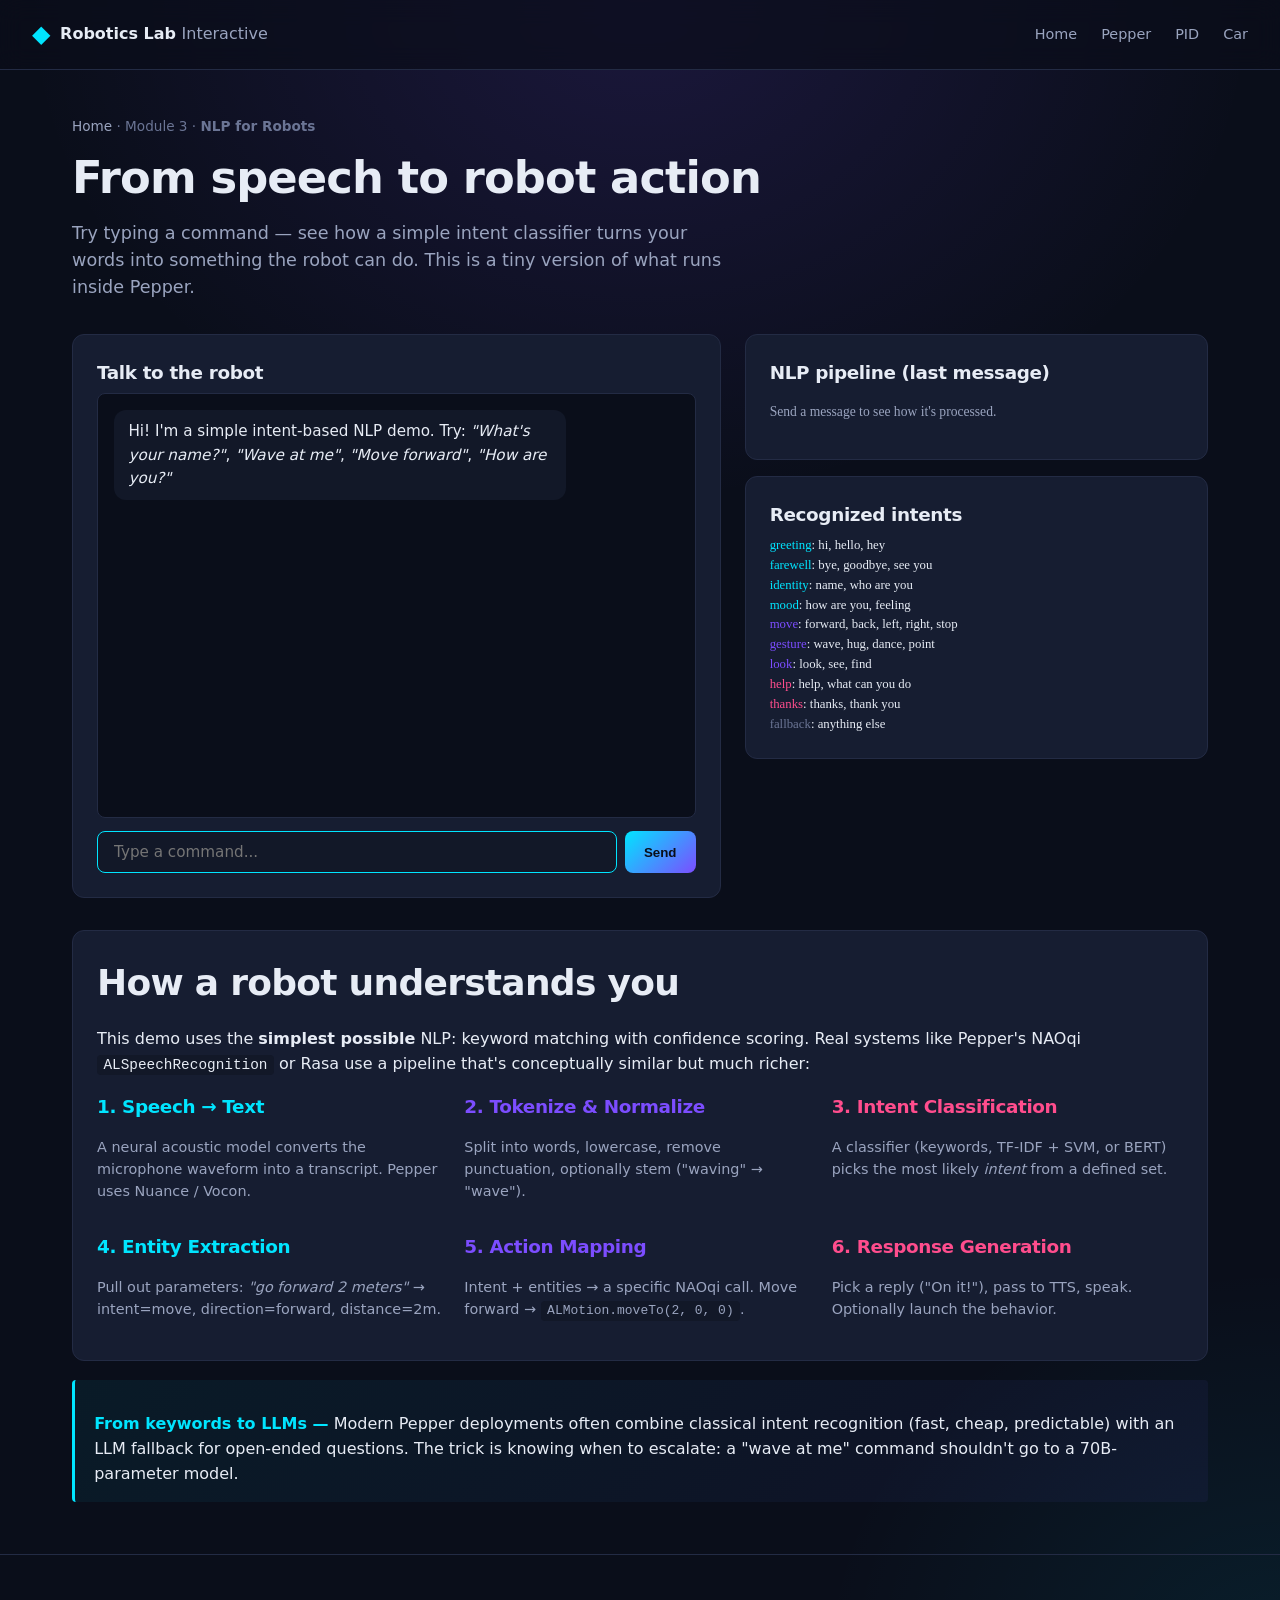
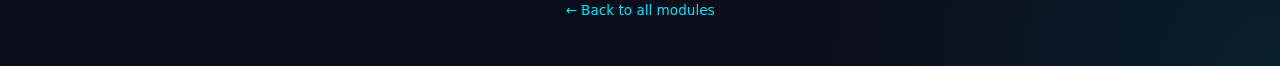
<file: pages/nlp.html>
<!doctype html>
<html lang="en">
<head>
<meta charset="utf-8" />
<meta name="viewport" content="width=device-width,initial-scale=1" />
<title>NLP for Robots — Robotics Lab Interactive</title>
<link rel="stylesheet" href="../css/main.css" />
</head>
<body>
<header class="site-header">
  <a class="brand" href="../index.html"><span class="logo">◆</span><span class="brand-text">Robotics Lab <em>Interactive</em></span></a>
  <nav class="site-nav">
    <a href="../index.html">Home</a>
    <a href="pepper.html">Pepper</a>
    <a href="control.html">PID</a>
    <a href="autonomous.html">Car</a>
  </nav>
</header>

<main class="page-wrap">
  <p class="crumb"><a href="../index.html">Home</a> · Module 3 · <strong>NLP for Robots</strong></p>
  <header class="page-head">
    <h1>From speech to robot action</h1>
    <p class="sub">Try typing a command — see how a simple intent classifier turns your words into something the robot can do. This is a tiny version of what runs inside Pepper.</p>
  </header>

  <div class="lab split">
    <div class="panel">
      <h3>Talk to the robot</h3>
      <div class="chat">
        <div class="chat-log" id="chatLog">
          <div class="msg bot"><div class="bubble">Hi! I'm a simple intent-based NLP demo. Try: <em>"What's your name?"</em>, <em>"Wave at me"</em>, <em>"Move forward"</em>, <em>"How are you?"</em></div></div>
        </div>
        <div class="chat-input">
          <input id="userInput" type="text" placeholder="Type a command..." autofocus>
          <button id="sendBtn">Send</button>
        </div>
      </div>
    </div>

    <div>
      <div class="panel">
        <h3>NLP pipeline (last message)</h3>
        <div id="pipeline" style="font-family: ui-monospace; font-size: 0.85rem;">
          <p style="color: var(--text-dim)">Send a message to see how it's processed.</p>
        </div>
      </div>

      <div class="panel">
        <h3>Recognized intents</h3>
        <div style="font-family: ui-monospace; font-size: 0.8rem;">
          <div><span style="color: var(--accent)">greeting</span>: hi, hello, hey</div>
          <div><span style="color: var(--accent)">farewell</span>: bye, goodbye, see you</div>
          <div><span style="color: var(--accent)">identity</span>: name, who are you</div>
          <div><span style="color: var(--accent)">mood</span>: how are you, feeling</div>
          <div><span style="color: var(--accent-2)">move</span>: forward, back, left, right, stop</div>
          <div><span style="color: var(--accent-2)">gesture</span>: wave, hug, dance, point</div>
          <div><span style="color: var(--accent-2)">look</span>: look, see, find</div>
          <div><span style="color: var(--accent-3)">help</span>: help, what can you do</div>
          <div><span style="color: var(--accent-3)">thanks</span>: thanks, thank you</div>
          <div><span style="color: var(--text-mute)">fallback</span>: anything else</div>
        </div>
      </div>
    </div>
  </div>

  <section class="panel" style="margin-top: 2rem">
    <h2>How a robot understands you</h2>
    <p>This demo uses the <strong>simplest possible</strong> NLP: keyword matching with confidence scoring. Real systems like Pepper's NAOqi <code>ALSpeechRecognition</code> or Rasa use a pipeline that's conceptually similar but much richer:</p>

    <div class="grid" style="margin-top: 1rem">
      <div>
        <h3 style="color: var(--accent)">1. Speech → Text</h3>
        <p style="color: var(--text-dim); font-size: 0.9rem">A neural acoustic model converts the microphone waveform into a transcript. Pepper uses Nuance / Vocon.</p>
      </div>
      <div>
        <h3 style="color: var(--accent-2)">2. Tokenize &amp; Normalize</h3>
        <p style="color: var(--text-dim); font-size: 0.9rem">Split into words, lowercase, remove punctuation, optionally stem ("waving" → "wave").</p>
      </div>
      <div>
        <h3 style="color: var(--accent-3)">3. Intent Classification</h3>
        <p style="color: var(--text-dim); font-size: 0.9rem">A classifier (keywords, TF-IDF + SVM, or BERT) picks the most likely <em>intent</em> from a defined set.</p>
      </div>
      <div>
        <h3 style="color: var(--accent)">4. Entity Extraction</h3>
        <p style="color: var(--text-dim); font-size: 0.9rem">Pull out parameters: <em>"go forward 2 meters"</em> → intent=move, direction=forward, distance=2m.</p>
      </div>
      <div>
        <h3 style="color: var(--accent-2)">5. Action Mapping</h3>
        <p style="color: var(--text-dim); font-size: 0.9rem">Intent + entities → a specific NAOqi call. Move forward → <code>ALMotion.moveTo(2, 0, 0)</code>.</p>
      </div>
      <div>
        <h3 style="color: var(--accent-3)">6. Response Generation</h3>
        <p style="color: var(--text-dim); font-size: 0.9rem">Pick a reply ("On it!"), pass to TTS, speak. Optionally launch the behavior.</p>
      </div>
    </div>
  </section>

  <div class="callout">
    <p><strong>From keywords to LLMs —</strong> Modern Pepper deployments often combine classical intent recognition (fast, cheap, predictable) with an LLM fallback for open-ended questions. The trick is knowing when to escalate: a "wave at me" command shouldn't go to a 70B-parameter model.</p>
  </div>
</main>

<footer class="site-footer">
  <p><a href="../index.html">← Back to all modules</a></p>
</footer>

<script>
// ---- Intent definitions ----
const intents = {
  greeting: { keywords: ['hi', 'hello', 'hey', 'greetings', 'howdy', 'hola'], reply: 'Hello! Nice to meet you.', action: 'tts.say("Hello!") + wave_arm()' },
  farewell: { keywords: ['bye', 'goodbye', 'see you', 'farewell', 'later', 'adios'], reply: 'Goodbye! Have a great day.', action: 'tts.say("Bye!") + wave_arm()' },
  identity: { keywords: ['name', 'who are you', 'who r u', 'what are you', 'yourself'], reply: "I'm Pepper, a humanoid robot built by SoftBank.", action: 'tts.say("I am Pepper.")' },
  mood: { keywords: ['how are you', 'how r u', 'feeling', 'mood', 'how do you feel'], reply: "Running smoothly — 92% battery, all motors nominal.", action: 'check_battery() + tts.say(...)' },
  move: { keywords: ['move', 'go', 'forward', 'back', 'backward', 'left', 'right', 'stop', 'turn', 'drive', 'walk'], reply: 'Moving!', action: 'ALMotion.moveTo(dx, dy, dθ)' },
  gesture: { keywords: ['wave', 'hug', 'dance', 'point', 'arm', 'gesture', 'sit', 'stand'], reply: 'Performing that gesture.', action: 'ALBehaviorManager.runBehavior(...)' },
  look: { keywords: ['look', 'see', 'find', 'where', 'show me', 'watch'], reply: 'Looking around.', action: 'ALTracker.track("Face") or head_scan()' },
  help: { keywords: ['help', 'what can you do', 'commands', 'abilities', 'options'], reply: 'I can wave, dance, move, and answer simple questions. Try: "wave at me"!', action: 'tts.say(help_text)' },
  thanks: { keywords: ['thanks', 'thank you', 'thx', 'gracias', 'appreciate'], reply: "You're welcome!", action: 'tts.say("You\'re welcome")' }
};

const intentColors = {
  greeting: '#00e5ff', farewell: '#00e5ff', identity: '#00e5ff', mood: '#00e5ff',
  move: '#7c4dff', gesture: '#7c4dff', look: '#7c4dff',
  help: '#ff4d8d', thanks: '#ff4d8d',
  fallback: '#6b7595'
};

function classify(text) {
  const t = text.toLowerCase().replace(/[^\w\s]/g, ' ').replace(/\s+/g, ' ').trim();
  const tokens = t.split(' ').filter(Boolean);

  const scores = {};
  for (const [name, def] of Object.entries(intents)) {
    let score = 0;
    let matched = [];
    for (const kw of def.keywords) {
      if (t.includes(kw)) {
        score += kw.split(' ').length * 2;       // multi-word phrases worth more
        matched.push(kw);
      }
    }
    if (score > 0) scores[name] = { score, matched };
  }

  let bestIntent = 'fallback';
  let bestScore = 0;
  let matched = [];
  for (const [name, { score, matched: m }] of Object.entries(scores)) {
    if (score > bestScore) {
      bestScore = score;
      bestIntent = name;
      matched = m;
    }
  }
  // confidence: normalized
  const conf = Math.min(1, bestScore / 4);
  return { tokens, intent: bestIntent, confidence: conf, matched };
}

function extractEntities(intent, text) {
  const t = text.toLowerCase();
  const entities = {};
  if (intent === 'move') {
    for (const d of ['forward', 'backward', 'back', 'left', 'right', 'stop']) {
      if (t.includes(d)) { entities.direction = d; break; }
    }
    const m = t.match(/(\d+(\.\d+)?)\s*(m|meter|cm|step|steps)/);
    if (m) { entities.distance = m[1] + (m[3].startsWith('cm') ? ' cm' : ' m'); }
  }
  if (intent === 'gesture') {
    for (const g of ['wave', 'hug', 'dance', 'point', 'sit', 'stand']) {
      if (t.includes(g)) { entities.gesture = g; break; }
    }
  }
  return entities;
}

function send(text) {
  if (!text.trim()) return;
  const log = document.getElementById('chatLog');

  // user msg
  const u = document.createElement('div');
  u.className = 'msg user';
  u.innerHTML = `<div class="bubble">${escape(text)}</div>`;
  log.appendChild(u);

  // classify
  const result = classify(text);
  const entities = extractEntities(result.intent, text);
  const def = intents[result.intent];
  const reply = def ? def.reply : "I didn't understand. Try 'help'.";

  // bot msg (with thinking delay)
  setTimeout(() => {
    const b = document.createElement('div');
    b.className = 'msg bot';
    b.innerHTML = `<div class="bubble">${escape(reply)}</div>
      <div class="meta">intent: <span style="color:${intentColors[result.intent] || '#9aa4bf'}">${result.intent}</span> · conf: ${(result.confidence * 100).toFixed(0)}%</div>`;
    log.appendChild(b);
    log.scrollTop = log.scrollHeight;
  }, 350);

  // pipeline view
  const pl = document.getElementById('pipeline');
  pl.innerHTML = `
    <div style="margin-bottom: 0.6rem"><span style="color: var(--text-dim)">// Step 1: raw text</span><br/>"${escape(text)}"</div>
    <div style="margin-bottom: 0.6rem"><span style="color: var(--text-dim)">// Step 2: tokens</span><br/>[${result.tokens.map(t => `"${t}"`).join(', ')}]</div>
    <div style="margin-bottom: 0.6rem"><span style="color: var(--text-dim)">// Step 3: matched keywords</span><br/>[${result.matched.map(t => `"${t}"`).join(', ') || '<span style="color:#6b7595">none</span>'}]</div>
    <div style="margin-bottom: 0.6rem"><span style="color: var(--text-dim)">// Step 4: intent + confidence</span><br/>{ intent: <span style="color:${intentColors[result.intent] || '#9aa4bf'}">"${result.intent}"</span>, conf: ${result.confidence.toFixed(2)} }</div>
    <div style="margin-bottom: 0.6rem"><span style="color: var(--text-dim)">// Step 5: entities</span><br/>${JSON.stringify(entities)}</div>
    <div style="margin-bottom: 0.6rem"><span style="color: var(--text-dim)">// Step 6: robot action</span><br/><span style="color: var(--good)">${def ? def.action : 'no_action()'}</span></div>
  `;

  log.scrollTop = log.scrollHeight;
}

function escape(s) {
  return s.replace(/&/g, '&amp;').replace(/</g, '&lt;').replace(/>/g, '&gt;');
}

document.getElementById('sendBtn').addEventListener('click', () => {
  const inp = document.getElementById('userInput');
  send(inp.value);
  inp.value = '';
});
document.getElementById('userInput').addEventListener('keydown', e => {
  if (e.key === 'Enter') {
    const inp = e.target;
    send(inp.value);
    inp.value = '';
  }
});
</script>
</body>
</html>
</file>
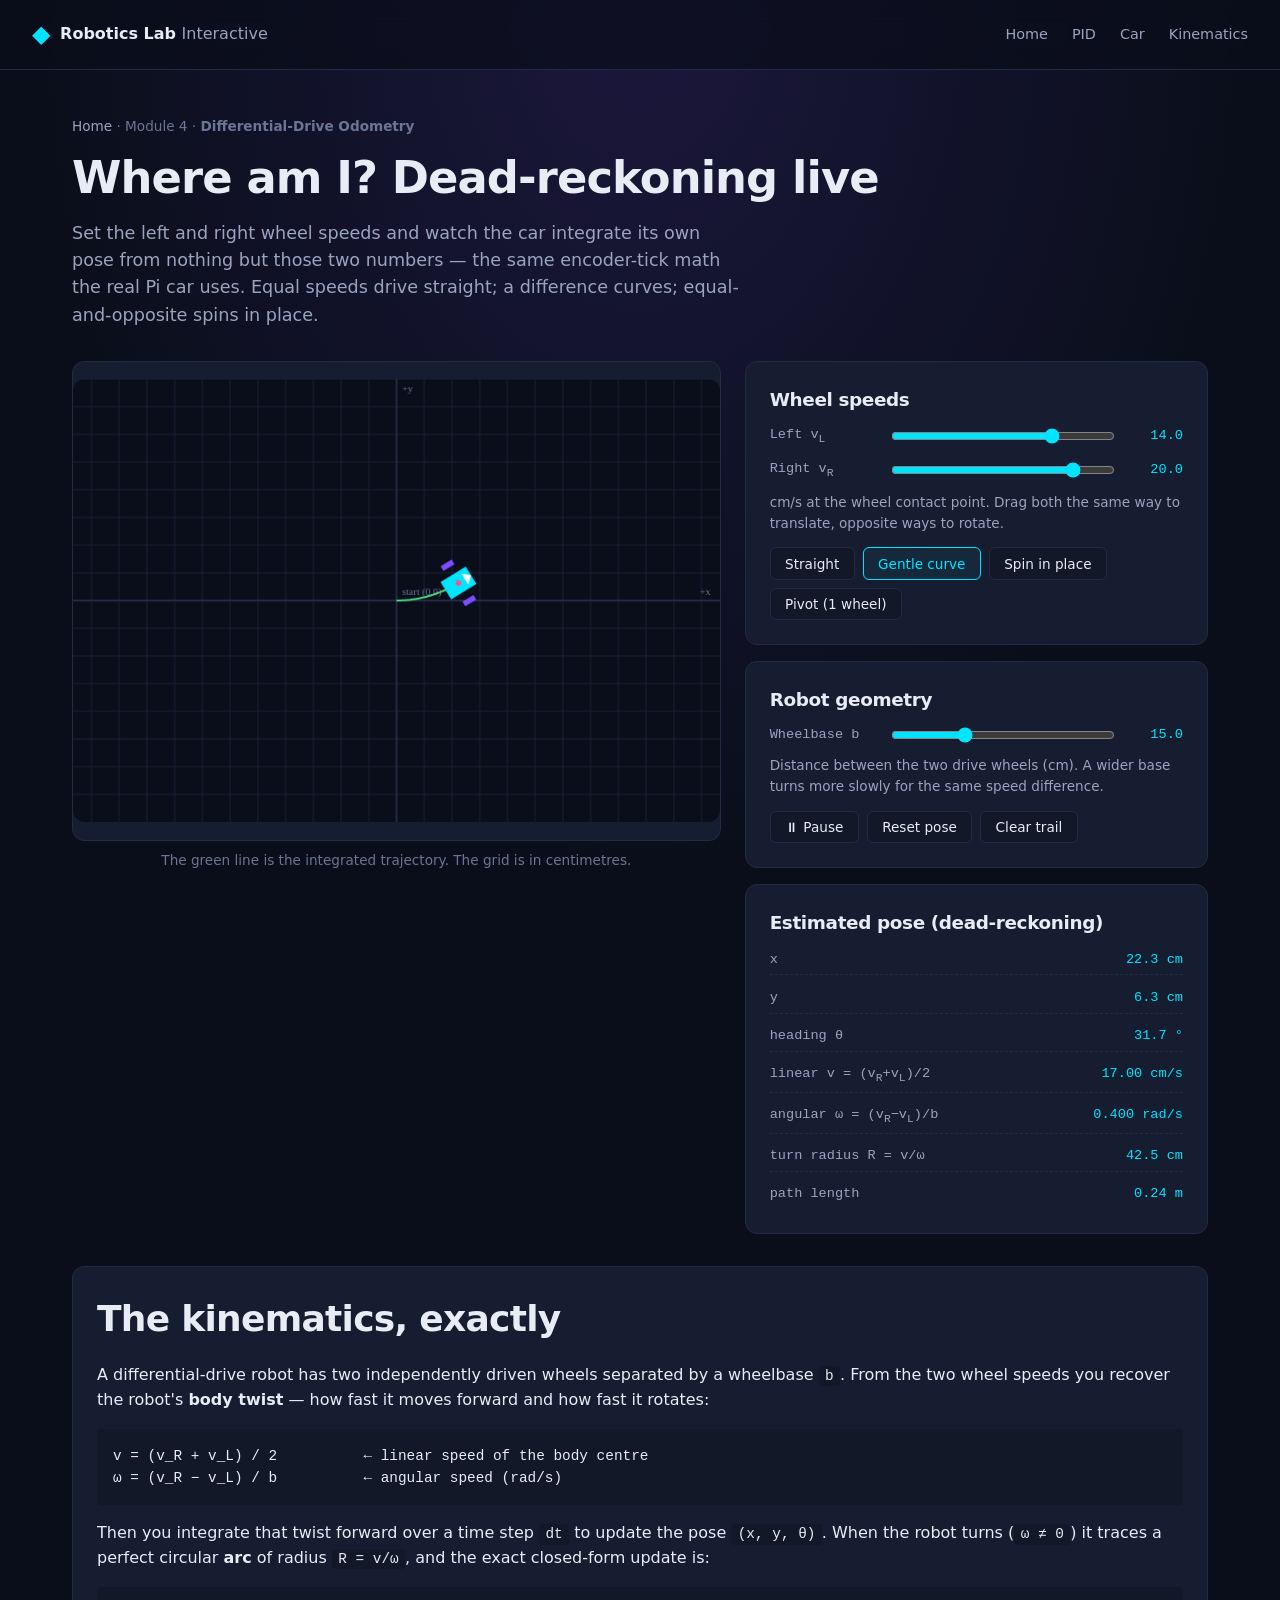
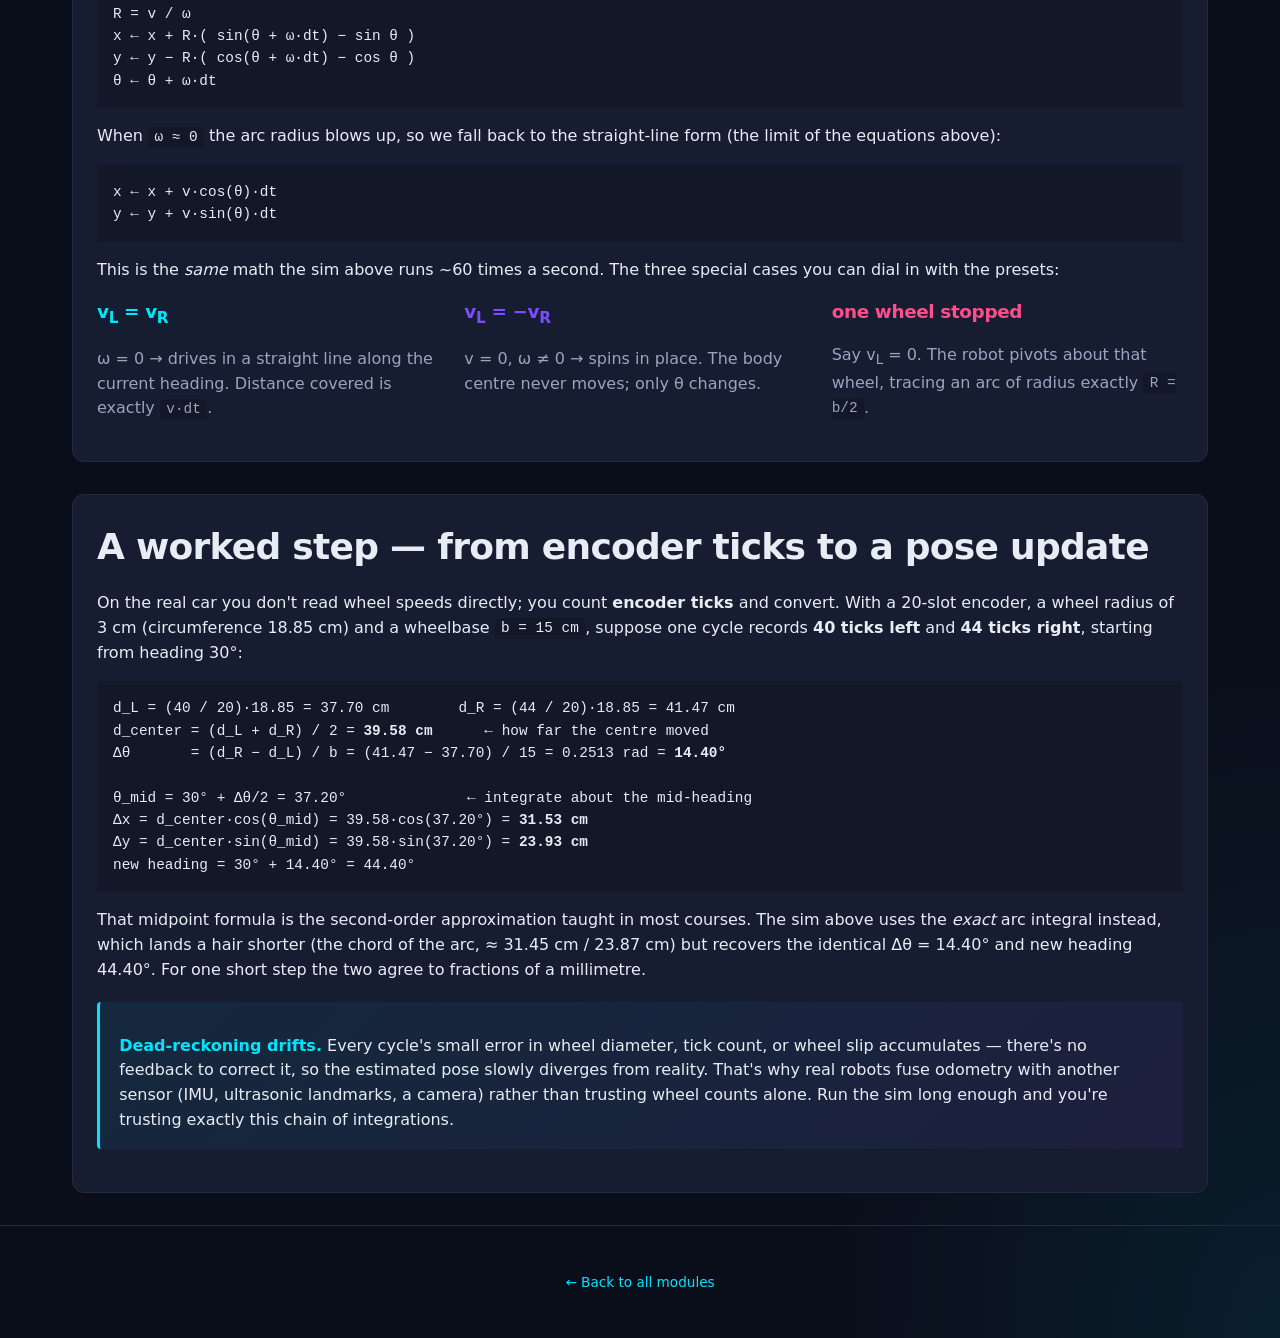
<file: pages/odometry.html>
<!doctype html>
<html lang="en">
<head>
<meta charset="utf-8" />
<meta name="viewport" content="width=device-width,initial-scale=1" />
<title>Differential-Drive Odometry — Robotics Lab Interactive</title>
<link rel="stylesheet" href="../css/main.css" />
</head>
<body>
<header class="site-header">
  <a class="brand" href="../index.html"><span class="logo">◆</span><span class="brand-text">Robotics Lab <em>Interactive</em></span></a>
  <nav class="site-nav">
    <a href="../index.html">Home</a>
    <a href="control.html">PID</a>
    <a href="autonomous.html">Car</a>
    <a href="kinematics.html">Kinematics</a>
  </nav>
</header>

<main class="page-wrap">
  <p class="crumb"><a href="../index.html">Home</a> · Module 4 · <strong>Differential-Drive Odometry</strong></p>
  <header class="page-head">
    <h1>Where am I? Dead-reckoning live</h1>
    <p class="sub">Set the left and right wheel speeds and watch the car integrate its own pose from nothing but those two numbers — the same encoder-tick math the real Pi car uses. Equal speeds drive straight; a difference curves; equal-and-opposite spins in place.</p>
  </header>

  <div class="lab split">
    <div>
      <div class="viz" style="min-height: 480px; padding: 0;">
        <canvas id="odoCanvas" width="700" height="480" style="border-radius: 12px;"></canvas>
      </div>
      <p style="text-align: center; color: var(--text-mute); font-size: 0.85rem; margin-top: 0.6rem;">
        The green line is the integrated trajectory. The grid is in centimetres.
      </p>
    </div>

    <div>
      <div class="panel">
        <h3>Wheel speeds</h3>
        <div class="control">
          <label>Left v<sub>L</sub></label>
          <input type="range" id="vL" min="-30" max="30" step="0.5" value="14">
          <span class="val" id="vLVal">14.0</span>
        </div>
        <div class="control">
          <label>Right v<sub>R</sub></label>
          <input type="range" id="vR" min="-30" max="30" step="0.5" value="20">
          <span class="val" id="vRVal">20.0</span>
        </div>
        <p style="color: var(--text-dim); font-size: 0.85rem; margin-top: 0.6rem;">cm/s at the wheel contact point. Drag both the same way to translate, opposite ways to rotate.</p>
        <div class="btn-row">
          <button class="btn-sm" data-preset="straight">Straight</button>
          <button class="btn-sm active" data-preset="curve">Gentle curve</button>
          <button class="btn-sm" data-preset="spin">Spin in place</button>
          <button class="btn-sm" data-preset="pivot">Pivot (1 wheel)</button>
        </div>
      </div>

      <div class="panel">
        <h3>Robot geometry</h3>
        <div class="control">
          <label>Wheelbase b</label>
          <input type="range" id="base" min="8" max="30" step="0.5" value="15">
          <span class="val" id="baseVal">15.0</span>
        </div>
        <p style="color: var(--text-dim); font-size: 0.85rem; margin-top: 0.6rem;">Distance between the two drive wheels (cm). A wider base turns more slowly for the same speed difference.</p>
        <div class="btn-row">
          <button class="btn-sm" id="pauseBtn">⏸ Pause</button>
          <button class="btn-sm" id="resetBtn">Reset pose</button>
          <button class="btn-sm" id="clearBtn">Clear trail</button>
        </div>
      </div>

      <div class="panel">
        <h3>Estimated pose (dead-reckoning)</h3>
        <div class="readouts">
          <div><span class="k">x</span><span class="v" id="xVal">—</span></div>
          <div><span class="k">y</span><span class="v" id="yVal">—</span></div>
          <div><span class="k">heading θ</span><span class="v" id="thVal">—</span></div>
          <div><span class="k">linear v = (v<sub>R</sub>+v<sub>L</sub>)/2</span><span class="v" id="vVal">—</span></div>
          <div><span class="k">angular ω = (v<sub>R</sub>−v<sub>L</sub>)/b</span><span class="v" id="wVal">—</span></div>
          <div><span class="k">turn radius R = v/ω</span><span class="v" id="rVal">—</span></div>
          <div><span class="k">path length</span><span class="v" id="pathVal">—</span></div>
        </div>
      </div>
    </div>
  </div>

  <section class="panel" style="margin-top: 2rem">
    <h2>The kinematics, exactly</h2>
    <p>A differential-drive robot has two independently driven wheels separated by a wheelbase <code>b</code>. From the two wheel speeds you recover the robot's <strong>body twist</strong> — how fast it moves forward and how fast it rotates:</p>
    <pre>v = (v_R + v_L) / 2          ← linear speed of the body centre
ω = (v_R − v_L) / b          ← angular speed (rad/s)</pre>
    <p>Then you integrate that twist forward over a time step <code>dt</code> to update the pose <code>(x, y, θ)</code>. When the robot turns (<code>ω ≠ 0</code>) it traces a perfect circular <strong>arc</strong> of radius <code>R = v/ω</code>, and the exact closed-form update is:</p>
    <pre>R = v / ω
x ← x + R·( sin(θ + ω·dt) − sin θ )
y ← y − R·( cos(θ + ω·dt) − cos θ )
θ ← θ + ω·dt</pre>
    <p>When <code>ω ≈ 0</code> the arc radius blows up, so we fall back to the straight-line form (the limit of the equations above):</p>
    <pre>x ← x + v·cos(θ)·dt
y ← y + v·sin(θ)·dt</pre>
    <p>This is the <em>same</em> math the sim above runs ~60 times a second. The three special cases you can dial in with the presets:</p>
    <div class="grid">
      <div>
        <h3 style="color: var(--accent)">v<sub>L</sub> = v<sub>R</sub></h3>
        <p style="color: var(--text-dim)">ω = 0 → drives in a straight line along the current heading. Distance covered is exactly <code>v·dt</code>.</p>
      </div>
      <div>
        <h3 style="color: var(--accent-2)">v<sub>L</sub> = −v<sub>R</sub></h3>
        <p style="color: var(--text-dim)">v = 0, ω ≠ 0 → spins in place. The body centre never moves; only θ changes.</p>
      </div>
      <div>
        <h3 style="color: var(--accent-3)">one wheel stopped</h3>
        <p style="color: var(--text-dim)">Say v<sub>L</sub> = 0. The robot pivots about that wheel, tracing an arc of radius exactly <code>R = b/2</code>.</p>
      </div>
    </div>
  </section>

  <section class="panel" style="margin-top: 2rem">
    <h2>A worked step — from encoder ticks to a pose update</h2>
    <p>On the real car you don't read wheel speeds directly; you count <strong>encoder ticks</strong> and convert. With a 20-slot encoder, a wheel radius of 3 cm (circumference 18.85 cm) and a wheelbase <code>b = 15 cm</code>, suppose one cycle records <strong>40 ticks left</strong> and <strong>44 ticks right</strong>, starting from heading 30°:</p>
    <pre>d_L = (40 / 20)·18.85 = 37.70 cm        d_R = (44 / 20)·18.85 = 41.47 cm
d_center = (d_L + d_R) / 2 = <strong>39.58 cm</strong>      ← how far the centre moved
Δθ       = (d_R − d_L) / b = (41.47 − 37.70) / 15 = 0.2513 rad = <strong>14.40°</strong>

θ_mid = 30° + Δθ/2 = 37.20°              ← integrate about the mid-heading
Δx = d_center·cos(θ_mid) = 39.58·cos(37.20°) = <strong>31.53 cm</strong>
Δy = d_center·sin(θ_mid) = 39.58·sin(37.20°) = <strong>23.93 cm</strong>
new heading = 30° + 14.40° = 44.40°</pre>
    <p>That midpoint formula is the second-order approximation taught in most courses. The sim above uses the <em>exact</em> arc integral instead, which lands a hair shorter (the chord of the arc, ≈ 31.45 cm / 23.87 cm) but recovers the identical Δθ = 14.40° and new heading 44.40°. For one short step the two agree to fractions of a millimetre.</p>

    <div class="callout">
      <p><strong>Dead-reckoning drifts.</strong> Every cycle's small error in wheel diameter, tick count, or wheel slip accumulates — there's no feedback to correct it, so the estimated pose slowly diverges from reality. That's why real robots fuse odometry with another sensor (IMU, ultrasonic landmarks, a camera) rather than trusting wheel counts alone. Run the sim long enough and you're trusting exactly this chain of integrations.</p>
    </div>
  </section>
</main>

<footer class="site-footer">
  <p><a href="../index.html">← Back to all modules</a></p>
</footer>

<script>
const cv = document.getElementById('odoCanvas');
const ctx = cv.getContext('2d');
const W = cv.width, H = cv.height;
const EPS = 1e-9;
const SCALE = 3;                 // pixels per cm
const ORIGIN = { x: W * 0.5, y: H * 0.5 };

const $ = id => document.getElementById(id);

let pose = { x: 0, y: 0, th: 0 };   // x,y in cm; th in rad (0 = +x, CCW positive)
let trail = [];                      // {x, y} in cm
let pathLen = 0;
let running = true;
let lastT = performance.now();

// --- the verified core: one exact differential-drive odometry step ---
// vL, vR in cm/s, b in cm, dt in s. Mutates and returns pose.
function stepOdometry(p, vL, vR, b, dt) {
  const v = (vR + vL) / 2;
  const omega = (vR - vL) / b;
  if (Math.abs(omega) < EPS) {
    p.x += v * Math.cos(p.th) * dt;
    p.y += v * Math.sin(p.th) * dt;
  } else {
    const dth = omega * dt;
    const R = v / omega;
    p.x += R * (Math.sin(p.th + dth) - Math.sin(p.th));
    p.y += -R * (Math.cos(p.th + dth) - Math.cos(p.th));
    p.th += dth;
  }
  p.th = Math.atan2(Math.sin(p.th), Math.cos(p.th));
  return p;
}

// math (cm) -> screen (px). y flips because canvas y grows downward.
function toScreen(x, y) {
  return { px: ORIGIN.x + x * SCALE, py: ORIGIN.y - y * SCALE };
}

const presets = {
  straight: [16, 16],
  curve:    [14, 20],
  spin:     [-12, 12],
  pivot:    [0, 18]
};

function applyPreset(name) {
  const [l, r] = presets[name];
  $('vL').value = l; $('vLVal').textContent = l.toFixed(1);
  $('vR').value = r; $('vRVal').textContent = r.toFixed(1);
}

document.querySelectorAll('[data-preset]').forEach(b => {
  b.addEventListener('click', () => {
    document.querySelectorAll('[data-preset]').forEach(x => x.classList.remove('active'));
    b.classList.add('active');
    applyPreset(b.dataset.preset);
  });
});

['vL', 'vR', 'base'].forEach(id => {
  $(id).addEventListener('input', e => {
    $(id + 'Val').textContent = (+e.target.value).toFixed(1);
    // a manual slider tweak deselects the active preset
    if (id !== 'base') document.querySelectorAll('[data-preset]').forEach(x => x.classList.remove('active'));
  });
});

function resetPose() {
  pose = { x: 0, y: 0, th: 0 };
  trail = [{ x: 0, y: 0 }];
  pathLen = 0;
}

$('resetBtn').addEventListener('click', resetPose);
$('clearBtn').addEventListener('click', () => { trail = [{ x: pose.x, y: pose.y }]; pathLen = 0; });
$('pauseBtn').addEventListener('click', () => {
  running = !running;
  $('pauseBtn').textContent = running ? '⏸ Pause' : '▶ Resume';
  lastT = performance.now();
});

function drawGrid() {
  ctx.fillStyle = '#0a0e1a';
  ctx.fillRect(0, 0, W, H);
  // minor grid every 10 cm
  ctx.strokeStyle = '#1a2138';
  ctx.lineWidth = 1;
  const stepPx = 10 * SCALE;
  for (let x = ORIGIN.x % stepPx; x < W; x += stepPx) {
    ctx.beginPath(); ctx.moveTo(x, 0); ctx.lineTo(x, H); ctx.stroke();
  }
  for (let y = ORIGIN.y % stepPx; y < H; y += stepPx) {
    ctx.beginPath(); ctx.moveTo(0, y); ctx.lineTo(W, y); ctx.stroke();
  }
  // axes through the start pose origin
  ctx.strokeStyle = '#2a3550';
  ctx.lineWidth = 1.5;
  ctx.beginPath(); ctx.moveTo(0, ORIGIN.y); ctx.lineTo(W, ORIGIN.y); ctx.stroke();
  ctx.beginPath(); ctx.moveTo(ORIGIN.x, 0); ctx.lineTo(ORIGIN.x, H); ctx.stroke();
  ctx.fillStyle = '#6b7595';
  ctx.font = '11px ui-monospace';
  ctx.fillText('start (0,0)', ORIGIN.x + 6, ORIGIN.y - 6);
  ctx.fillText('+x', W - 22, ORIGIN.y - 6);
  ctx.fillText('+y', ORIGIN.x + 6, 14);
}

function drawTrail() {
  if (trail.length < 2) return;
  ctx.strokeStyle = '#4ade80';
  ctx.lineWidth = 2;
  ctx.beginPath();
  trail.forEach((p, i) => {
    const s = toScreen(p.x, p.y);
    i ? ctx.lineTo(s.px, s.py) : ctx.moveTo(s.px, s.py);
  });
  ctx.stroke();
}

function drawRobot() {
  const s = toScreen(pose.x, pose.y);
  // wrap drawing if robot leaves the canvas (keep it visible by clamping marker)
  ctx.save();
  ctx.translate(s.px, s.py);
  ctx.rotate(-pose.th);            // screen y is flipped, so negate
  // body
  ctx.fillStyle = '#00e5ff';
  ctx.fillRect(-16, -11, 32, 22);
  // heading arrow
  ctx.fillStyle = '#fff';
  ctx.beginPath();
  ctx.moveTo(16, 0); ctx.lineTo(8, -7); ctx.lineTo(8, 7); ctx.closePath(); ctx.fill();
  // two drive wheels (drawn at +/- b/2 along the body y axis)
  const bHalfPx = (+$('base').value / 2) * SCALE;
  ctx.fillStyle = '#7c4dff';
  ctx.fillRect(-7, -bHalfPx - 3, 14, 6);
  ctx.fillRect(-7, bHalfPx - 3, 14, 6);
  ctx.restore();
  // origin dot of the body centre
  ctx.fillStyle = '#ff4d8d';
  ctx.beginPath(); ctx.arc(s.px, s.py, 3, 0, Math.PI * 2); ctx.fill();
}

function update(dt) {
  const vL = +$('vL').value;
  const vR = +$('vR').value;
  const b = +$('base').value;

  const prev = { x: pose.x, y: pose.y };
  stepOdometry(pose, vL, vR, b, dt);

  // accumulate trail + path length (in cm)
  const moved = Math.hypot(pose.x - prev.x, pose.y - prev.y);
  pathLen += moved;
  if (trail.length === 0 || moved > 0.3) {
    trail.push({ x: pose.x, y: pose.y });
    if (trail.length > 4000) trail.shift();
  }

  // readouts
  const v = (vR + vL) / 2;
  const omega = (vR - vL) / b;
  $('xVal').textContent = pose.x.toFixed(1) + ' cm';
  $('yVal').textContent = pose.y.toFixed(1) + ' cm';
  $('thVal').textContent = (pose.th * 180 / Math.PI).toFixed(1) + ' °';
  $('vVal').textContent = v.toFixed(2) + ' cm/s';
  $('wVal').textContent = omega.toFixed(3) + ' rad/s';
  $('rVal').textContent = Math.abs(omega) < EPS ? '∞ (straight)' : (v / omega).toFixed(1) + ' cm';
  $('pathVal').textContent = (pathLen / 100).toFixed(2) + ' m';
}

function loop() {
  const now = performance.now();
  let dt = (now - lastT) / 1000;
  lastT = now;
  if (dt > 0.05) dt = 0.05;        // clamp big gaps (tab switches)
  if (running) update(dt);

  drawGrid();
  drawTrail();
  drawRobot();

  requestAnimationFrame(loop);
}

resetPose();
applyPreset('curve');
loop();
</script>
</body>
</html>
</file>
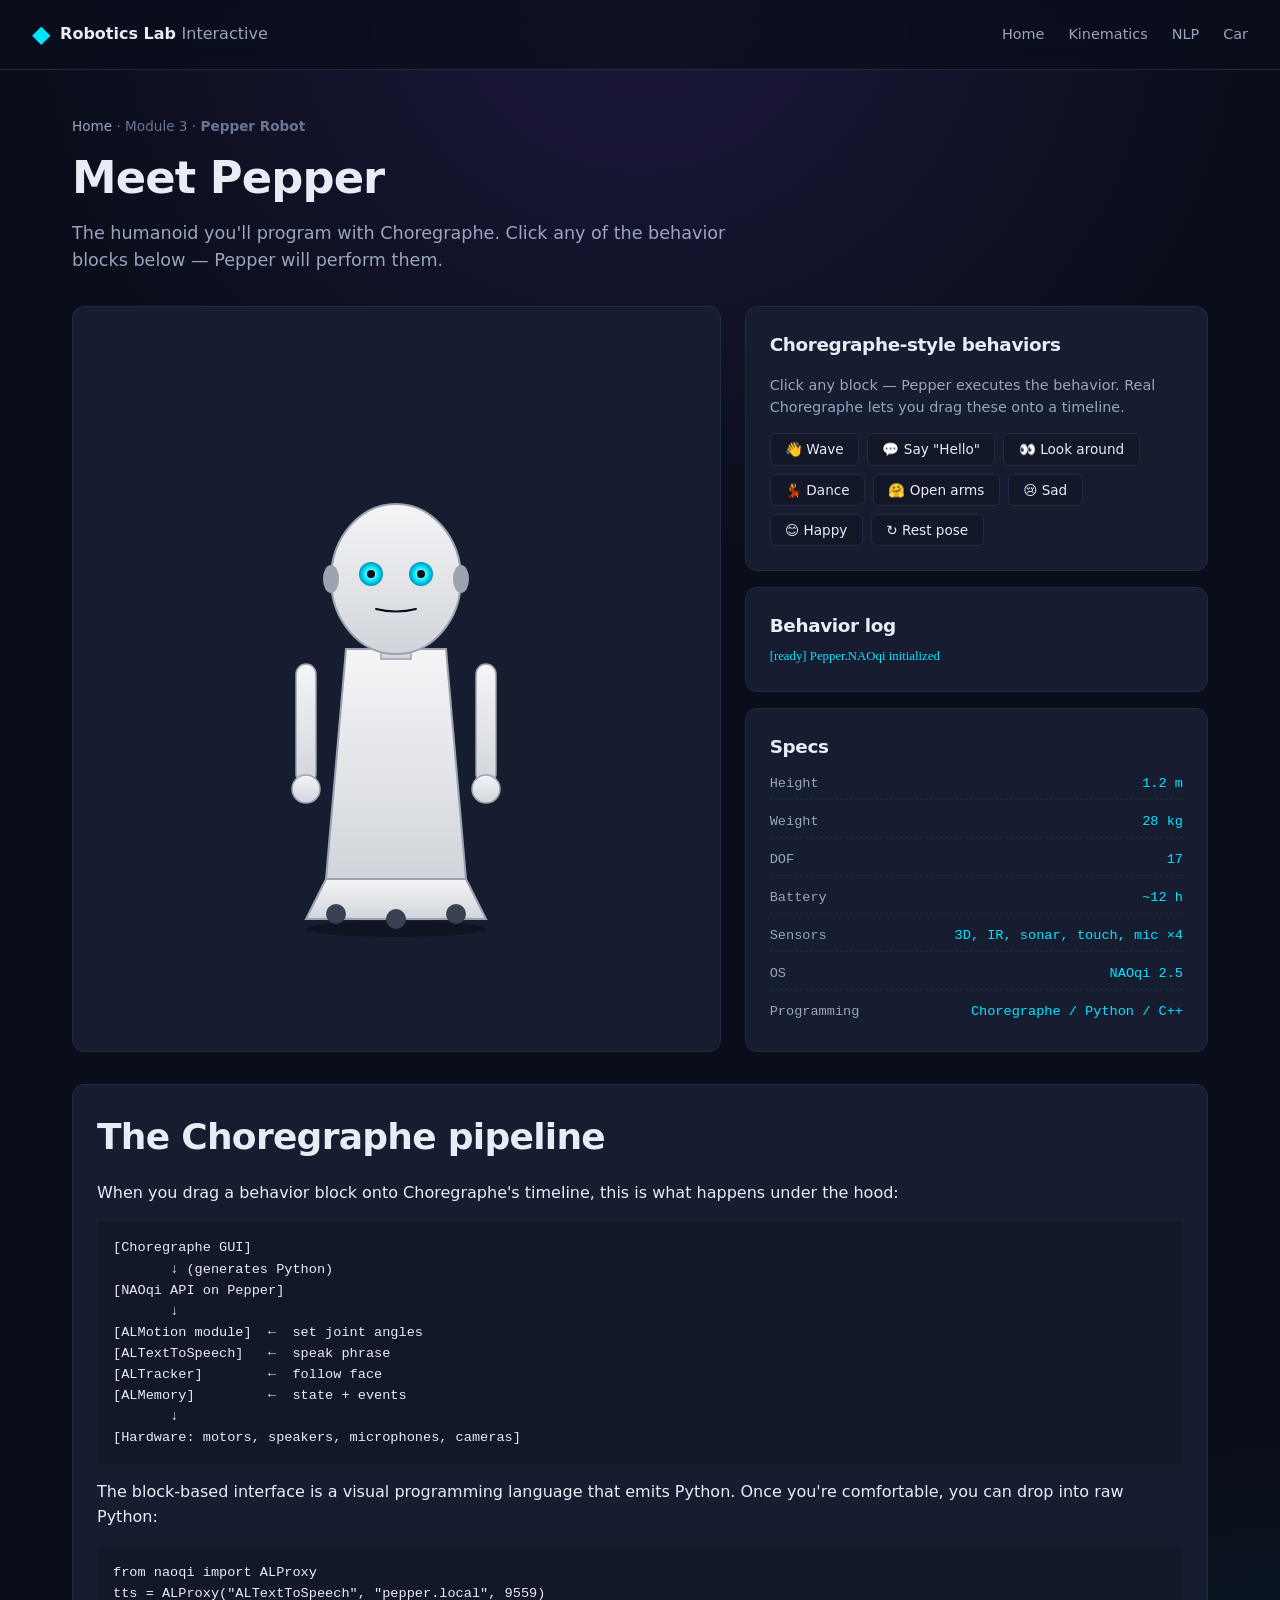
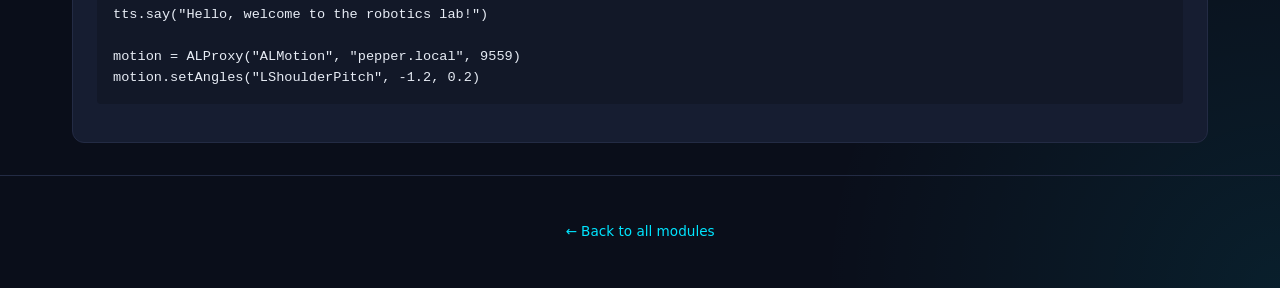
<file: pages/pepper.html>
<!doctype html>
<html lang="en">
<head>
<meta charset="utf-8" />
<meta name="viewport" content="width=device-width,initial-scale=1" />
<title>Pepper Robot — Robotics Lab Interactive</title>
<link rel="stylesheet" href="../css/main.css" />
</head>
<body>
<header class="site-header">
  <a class="brand" href="../index.html"><span class="logo">◆</span><span class="brand-text">Robotics Lab <em>Interactive</em></span></a>
  <nav class="site-nav">
    <a href="../index.html">Home</a>
    <a href="kinematics.html">Kinematics</a>
    <a href="nlp.html">NLP</a>
    <a href="autonomous.html">Car</a>
  </nav>
</header>

<main class="page-wrap">
  <p class="crumb"><a href="../index.html">Home</a> · Module 3 · <strong>Pepper Robot</strong></p>
  <header class="page-head">
    <h1>Meet Pepper</h1>
    <p class="sub">The humanoid you'll program with Choregraphe. Click any of the behavior blocks below — Pepper will perform them.</p>
  </header>

  <div class="lab split">
    <div class="viz" style="min-height: 540px;">
      <svg id="pepperSvg" viewBox="0 0 400 540" style="width: 100%; max-width: 400px;">
        <defs>
          <linearGradient id="pBody" x1="0" x2="0" y1="0" y2="1">
            <stop offset="0" stop-color="#f5f5f7"/>
            <stop offset="1" stop-color="#d1d5db"/>
          </linearGradient>
          <radialGradient id="pEye" cx="0.5" cy="0.5">
            <stop offset="0" stop-color="#fff"/>
            <stop offset="0.6" stop-color="#00e5ff"/>
            <stop offset="1" stop-color="#0891b2"/>
          </radialGradient>
        </defs>

        <!-- shadow -->
        <ellipse cx="200" cy="520" rx="90" ry="8" fill="#000" opacity="0.3"/>

        <!-- base (wheels) -->
        <path d="M 130 470 L 270 470 L 290 510 L 110 510 Z" fill="url(#pBody)" stroke="#9ca3af" stroke-width="2"/>
        <circle cx="140" cy="505" r="10" fill="#374151"/>
        <circle cx="200" cy="510" r="10" fill="#374151"/>
        <circle cx="260" cy="505" r="10" fill="#374151"/>

        <!-- tablet -->
        <rect x="170" y="340" width="60" height="80" rx="6" fill="#1f2937" stroke="#9ca3af" stroke-width="1.5"/>
        <rect x="174" y="346" width="52" height="68" fill="#00e5ff" opacity="0.8"/>
        <text id="tabletText" x="200" y="380" text-anchor="middle" fill="#0a0e1a" font-size="9" font-family="ui-monospace">HELLO</text>
        <text x="200" y="395" text-anchor="middle" fill="#0a0e1a" font-size="7" font-family="ui-monospace">tap me</text>

        <!-- torso -->
        <path d="M 150 240 L 250 240 L 270 470 L 130 470 Z" fill="url(#pBody)" stroke="#9ca3af" stroke-width="2"/>

        <!-- arms -->
        <g id="leftArm" style="transform-origin: 155px 250px">
          <rect x="100" y="255" width="20" height="120" rx="10" fill="url(#pBody)" stroke="#9ca3af" stroke-width="1.5"/>
          <circle cx="110" cy="380" r="14" fill="url(#pBody)" stroke="#9ca3af" stroke-width="1.5"/>
        </g>
        <g id="rightArm" style="transform-origin: 245px 250px">
          <rect x="280" y="255" width="20" height="120" rx="10" fill="url(#pBody)" stroke="#9ca3af" stroke-width="1.5"/>
          <circle cx="290" cy="380" r="14" fill="url(#pBody)" stroke="#9ca3af" stroke-width="1.5"/>
        </g>

        <!-- neck -->
        <rect x="185" y="220" width="30" height="30" fill="url(#pBody)" stroke="#9ca3af" stroke-width="1.5"/>

        <!-- head -->
        <g id="pHead" style="transform-origin: 200px 175px; transition: transform 0.5s">
          <ellipse cx="200" cy="170" rx="65" ry="75" fill="url(#pBody)" stroke="#9ca3af" stroke-width="2"/>
          <!-- eyes -->
          <circle id="leftEye" cx="175" cy="165" r="12" fill="url(#pEye)"/>
          <circle id="rightEye" cx="225" cy="165" r="12" fill="url(#pEye)"/>
          <!-- pupils -->
          <circle id="leftPupil" cx="175" cy="165" r="4" fill="#0a0e1a"/>
          <circle id="rightPupil" cx="225" cy="165" r="4" fill="#0a0e1a"/>
          <!-- mouth -->
          <path id="mouth" d="M 180 200 Q 200 205 220 200" stroke="#0a0e1a" stroke-width="2" fill="none" stroke-linecap="round"/>
          <!-- ears (mics) -->
          <ellipse cx="135" cy="170" rx="8" ry="14" fill="#9ca3af"/>
          <ellipse cx="265" cy="170" rx="8" ry="14" fill="#9ca3af"/>
        </g>

        <!-- speech bubble -->
        <g id="speechBubble" style="display:none">
          <rect x="0" y="40" width="160" height="50" rx="12" fill="#7c4dff" stroke="#fff" stroke-width="2"/>
          <path d="M 80 88 L 100 100 L 95 88 Z" fill="#7c4dff" stroke="#fff" stroke-width="2"/>
          <text id="speechText" x="80" y="70" text-anchor="middle" fill="#fff" font-size="13" font-family="Inter">Hello!</text>
        </g>
      </svg>
    </div>

    <div>
      <div class="panel">
        <h3>Choregraphe-style behaviors</h3>
        <p style="color: var(--text-dim); font-size: 0.9rem;">Click any block — Pepper executes the behavior. Real Choregraphe lets you drag these onto a timeline.</p>
        <div class="btn-row">
          <button class="btn-sm" data-behavior="wave">👋 Wave</button>
          <button class="btn-sm" data-behavior="hello">💬 Say "Hello"</button>
          <button class="btn-sm" data-behavior="look">👀 Look around</button>
          <button class="btn-sm" data-behavior="dance">💃 Dance</button>
          <button class="btn-sm" data-behavior="hug">🤗 Open arms</button>
          <button class="btn-sm" data-behavior="sad">😢 Sad</button>
          <button class="btn-sm" data-behavior="happy">😊 Happy</button>
          <button class="btn-sm" data-behavior="reset">↻ Rest pose</button>
        </div>
      </div>

      <div class="panel">
        <h3>Behavior log</h3>
        <div id="behLog" style="font-family: ui-monospace; font-size: 0.8rem; color: var(--text-dim); max-height: 200px; overflow-y: auto;">
          <div style="color: var(--accent)">[ready] Pepper.NAOqi initialized</div>
        </div>
      </div>

      <div class="panel">
        <h3>Specs</h3>
        <div class="readouts">
          <div><span class="k">Height</span><span class="v">1.2 m</span></div>
          <div><span class="k">Weight</span><span class="v">28 kg</span></div>
          <div><span class="k">DOF</span><span class="v">17</span></div>
          <div><span class="k">Battery</span><span class="v">~12 h</span></div>
          <div><span class="k">Sensors</span><span class="v">3D, IR, sonar, touch, mic ×4</span></div>
          <div><span class="k">OS</span><span class="v">NAOqi 2.5</span></div>
          <div><span class="k">Programming</span><span class="v">Choregraphe / Python / C++</span></div>
        </div>
      </div>
    </div>
  </div>

  <section class="panel" style="margin-top: 2rem">
    <h2>The Choregraphe pipeline</h2>
    <p>When you drag a behavior block onto Choregraphe's timeline, this is what happens under the hood:</p>
    <pre style="font-size: 0.85rem;">[Choregraphe GUI]
       ↓ (generates Python)
[NAOqi API on Pepper]
       ↓
[ALMotion module]  ←  set joint angles
[ALTextToSpeech]   ←  speak phrase
[ALTracker]        ←  follow face
[ALMemory]         ←  state + events
       ↓
[Hardware: motors, speakers, microphones, cameras]</pre>
    <p>The block-based interface is a visual programming language that emits Python. Once you're comfortable, you can drop into raw Python:</p>
    <pre style="font-size: 0.85rem;">from naoqi import ALProxy
tts = ALProxy("ALTextToSpeech", "pepper.local", 9559)
tts.say("Hello, welcome to the robotics lab!")

motion = ALProxy("ALMotion", "pepper.local", 9559)
motion.setAngles("LShoulderPitch", -1.2, 0.2)</pre>
  </section>
</main>

<footer class="site-footer">
  <p><a href="../index.html">← Back to all modules</a></p>
</footer>

<script>
const log = msg => {
  const el = document.getElementById('behLog');
  const t = new Date().toLocaleTimeString();
  el.innerHTML += `<div><span style="color:#6b7595">[${t}]</span> ${msg}</div>`;
  el.scrollTop = el.scrollHeight;
};

const say = (text, ms = 2500) => {
  const bubble = document.getElementById('speechBubble');
  document.getElementById('speechText').textContent = text;
  bubble.style.display = 'block';
  // animate mouth
  const mouth = document.getElementById('mouth');
  let f = 0;
  const mAnim = setInterval(() => {
    f++;
    if (f % 2) mouth.setAttribute('d', 'M 180 200 Q 200 215 220 200');
    else mouth.setAttribute('d', 'M 180 200 Q 200 205 220 200');
  }, 150);
  setTimeout(() => {
    bubble.style.display = 'none';
    clearInterval(mAnim);
    mouth.setAttribute('d', 'M 180 200 Q 200 205 220 200');
  }, ms);
};

const setArm = (side, deg) => {
  const el = document.getElementById(side + 'Arm');
  el.style.transition = 'transform 0.6s ease';
  el.style.transform = `rotate(${deg}deg)`;
};

const setHead = (deg) => {
  document.getElementById('pHead').style.transform = `rotate(${deg}deg)`;
};

const setEyes = (color) => {
  ['leftEye','rightEye'].forEach(id => document.getElementById(id).setAttribute('fill', color));
};

const setMouth = (path) => document.getElementById('mouth').setAttribute('d', path);

const behaviors = {
  wave: () => {
    log('motion.angleInterpolation("RShoulderPitch", -1.5, 0.5)');
    setArm('right', -120);
    setTimeout(() => setArm('right', -90), 400);
    setTimeout(() => setArm('right', -120), 800);
    setTimeout(() => setArm('right', 0), 1400);
  },
  hello: () => {
    log('tts.say("Hello! Welcome to the robotics lab.")');
    say('Hello! Welcome to the robotics lab.', 3500);
  },
  look: () => {
    log('motion.angleInterpolation("HeadYaw", [-0.8, 0.8, 0], [1, 2, 3])');
    setHead(-25);
    setTimeout(() => setHead(25), 800);
    setTimeout(() => setHead(-15), 1600);
    setTimeout(() => setHead(0), 2400);
  },
  dance: () => {
    log('Running "happy_dance" behavior...');
    let i = 0;
    const seq = [
      () => { setArm('left', -30); setArm('right', 30); setHead(15); },
      () => { setArm('left', 30); setArm('right', -30); setHead(-15); },
      () => { setArm('left', -60); setArm('right', 60); setHead(10); },
      () => { setArm('left', 60); setArm('right', -60); setHead(-10); },
      () => { setArm('left', 0); setArm('right', 0); setHead(0); }
    ];
    const iv = setInterval(() => {
      seq[i]();
      i++;
      if (i >= seq.length) clearInterval(iv);
    }, 400);
  },
  hug: () => {
    log('motion.angleInterpolation(["LShoulderRoll", "RShoulderRoll"], [-1, 1])');
    setArm('left', 70);
    setArm('right', -70);
  },
  sad: () => {
    log('Emotion: sad — eyes blue dim, mouth ↓');
    setEyes('#3b82f6');
    setMouth('M 180 210 Q 200 195 220 210');
    document.getElementById('tabletText').textContent = ':(';
  },
  happy: () => {
    log('Emotion: happy — eyes bright, mouth ↑');
    setEyes('url(#pEye)');
    setMouth('M 180 195 Q 200 215 220 195');
    document.getElementById('tabletText').textContent = ':)';
  },
  reset: () => {
    log('motion.goToPosture("Stand")');
    setArm('left', 0); setArm('right', 0); setHead(0);
    setEyes('url(#pEye)');
    setMouth('M 180 200 Q 200 205 220 200');
    document.getElementById('tabletText').textContent = 'HELLO';
  }
};

document.querySelectorAll('[data-behavior]').forEach(b => {
  b.addEventListener('click', () => behaviors[b.dataset.behavior]());
});

// Idle: random blink + pupil tracking
setInterval(() => {
  ['leftEye','rightEye'].forEach(id => {
    const el = document.getElementById(id);
    el.setAttribute('ry', '2');
    setTimeout(() => el.setAttribute('ry', '12'), 120);
  });
}, 4000);

// Pupils follow cursor
document.addEventListener('mousemove', e => {
  const svg = document.getElementById('pepperSvg');
  const r = svg.getBoundingClientRect();
  const dx = (e.clientX - r.left - r.width / 2) / r.width;
  const dy = (e.clientY - r.top - r.height / 2) / r.height;
  document.getElementById('leftPupil').setAttribute('cx', 175 + dx * 5);
  document.getElementById('leftPupil').setAttribute('cy', 165 + dy * 4);
  document.getElementById('rightPupil').setAttribute('cx', 225 + dx * 5);
  document.getElementById('rightPupil').setAttribute('cy', 165 + dy * 4);
});

document.getElementById('pepperSvg').addEventListener('click', () => {
  log('Touch sensor triggered → "hello" behavior');
  behaviors.hello();
});
</script>
</body>
</html>
</file>
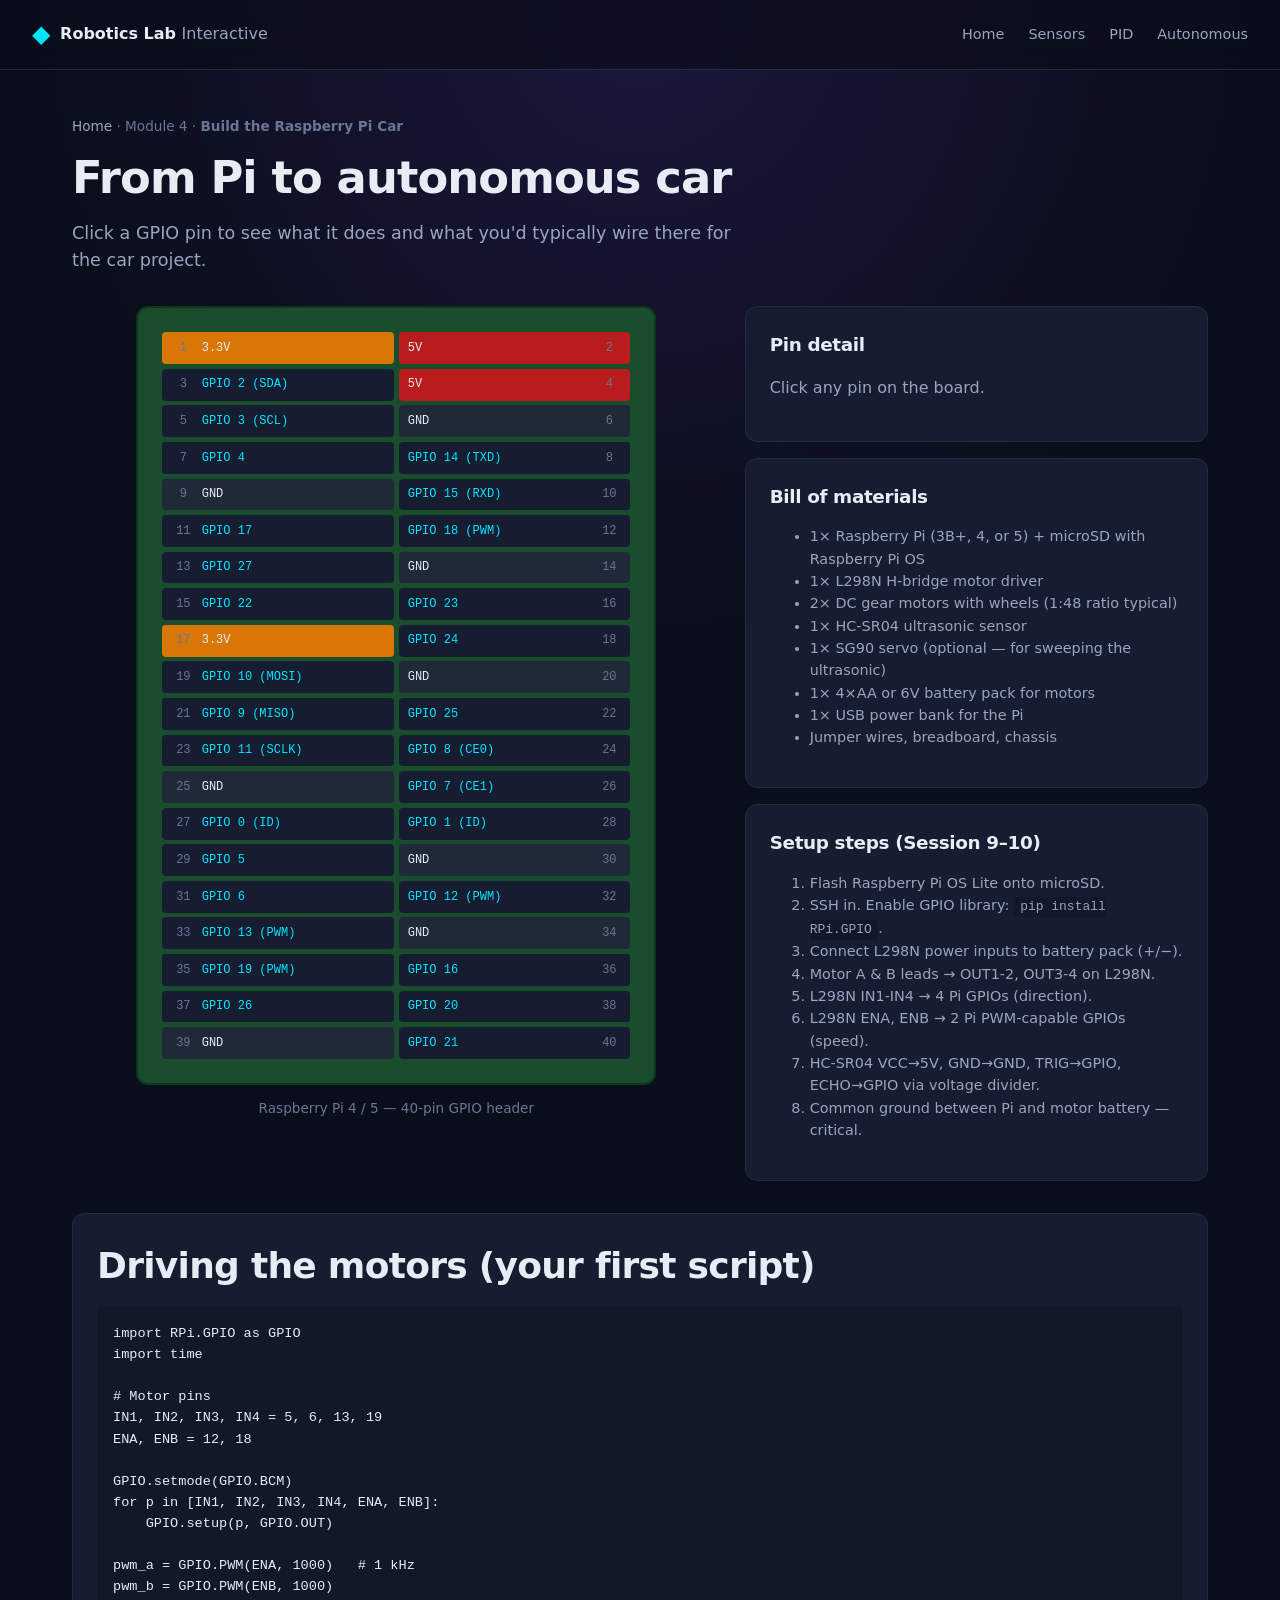
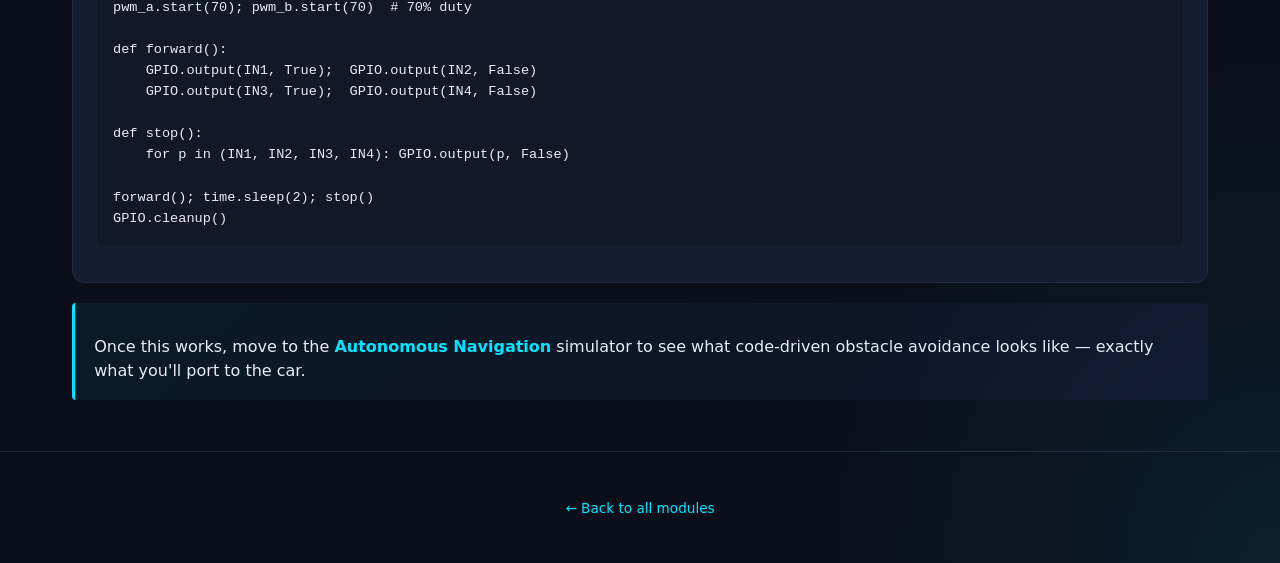
<file: pages/raspi-car.html>
<!doctype html>
<html lang="en">
<head>
<meta charset="utf-8" />
<meta name="viewport" content="width=device-width,initial-scale=1" />
<title>Build the Pi Car — Robotics Lab Interactive</title>
<link rel="stylesheet" href="../css/main.css" />
</head>
<body>
<header class="site-header">
  <a class="brand" href="../index.html"><span class="logo">◆</span><span class="brand-text">Robotics Lab <em>Interactive</em></span></a>
  <nav class="site-nav">
    <a href="../index.html">Home</a>
    <a href="sensors.html">Sensors</a>
    <a href="control.html">PID</a>
    <a href="autonomous.html">Autonomous</a>
  </nav>
</header>

<main class="page-wrap">
  <p class="crumb"><a href="../index.html">Home</a> · Module 4 · <strong>Build the Raspberry Pi Car</strong></p>
  <header class="page-head">
    <h1>From Pi to autonomous car</h1>
    <p class="sub">Click a GPIO pin to see what it does and what you'd typically wire there for the car project.</p>
  </header>

  <div class="lab split">
    <div>
      <div class="pi-board" id="pinoutBoard"></div>
      <p style="text-align: center; color: var(--text-mute); font-size: 0.85rem; margin-top: 0.8rem;">Raspberry Pi 4 / 5 — 40-pin GPIO header</p>
    </div>

    <div>
      <div class="panel">
        <h3>Pin detail</h3>
        <div id="pinDetail">
          <p style="color: var(--text-dim)">Click any pin on the board.</p>
        </div>
      </div>

      <div class="panel">
        <h3>Bill of materials</h3>
        <ul style="font-size: 0.9rem; color: var(--text-dim);">
          <li>1× Raspberry Pi (3B+, 4, or 5) + microSD with Raspberry Pi OS</li>
          <li>1× L298N H-bridge motor driver</li>
          <li>2× DC gear motors with wheels (1:48 ratio typical)</li>
          <li>1× HC-SR04 ultrasonic sensor</li>
          <li>1× SG90 servo (optional — for sweeping the ultrasonic)</li>
          <li>1× 4×AA or 6V battery pack for motors</li>
          <li>1× USB power bank for the Pi</li>
          <li>Jumper wires, breadboard, chassis</li>
        </ul>
      </div>

      <div class="panel">
        <h3>Setup steps (Session 9–10)</h3>
        <ol style="font-size: 0.9rem; color: var(--text-dim);">
          <li>Flash Raspberry Pi OS Lite onto microSD.</li>
          <li>SSH in. Enable GPIO library: <code>pip install RPi.GPIO</code>.</li>
          <li>Connect L298N power inputs to battery pack (+/−).</li>
          <li>Motor A &amp; B leads → OUT1-2, OUT3-4 on L298N.</li>
          <li>L298N IN1-IN4 → 4 Pi GPIOs (direction).</li>
          <li>L298N ENA, ENB → 2 Pi PWM-capable GPIOs (speed).</li>
          <li>HC-SR04 VCC→5V, GND→GND, TRIG→GPIO, ECHO→GPIO via voltage divider.</li>
          <li>Common ground between Pi and motor battery — critical.</li>
        </ol>
      </div>
    </div>
  </div>

  <section class="panel" style="margin-top: 2rem;">
    <h2>Driving the motors (your first script)</h2>
    <pre style="font-size: 0.85rem;">import RPi.GPIO as GPIO
import time

# Motor pins
IN1, IN2, IN3, IN4 = 5, 6, 13, 19
ENA, ENB = 12, 18

GPIO.setmode(GPIO.BCM)
for p in [IN1, IN2, IN3, IN4, ENA, ENB]:
    GPIO.setup(p, GPIO.OUT)

pwm_a = GPIO.PWM(ENA, 1000)   # 1 kHz
pwm_b = GPIO.PWM(ENB, 1000)
pwm_a.start(70); pwm_b.start(70)  # 70% duty

def forward():
    GPIO.output(IN1, True);  GPIO.output(IN2, False)
    GPIO.output(IN3, True);  GPIO.output(IN4, False)

def stop():
    for p in (IN1, IN2, IN3, IN4): GPIO.output(p, False)

forward(); time.sleep(2); stop()
GPIO.cleanup()</pre>
  </section>

  <div class="callout">
    <p>Once this works, move to the <strong><a href="autonomous.html">Autonomous Navigation</a></strong> simulator to see what code-driven obstacle avoidance looks like — exactly what you'll port to the car.</p>
  </div>
</main>

<footer class="site-footer">
  <p><a href="../index.html">← Back to all modules</a></p>
</footer>

<script>
// Pinout for Raspberry Pi (BCM mode) — physical pin order
const pins = [
  // [physical, label, type, description]
  [1, '3.3V', 'power-3v3', '3.3V power rail. Max 50mA. Use for sensors and logic.'],
  [2, '5V', 'power-5v', '5V power rail. Use for HC-SR04 VCC (the Pi inputs need a voltage divider on ECHO).'],
  [3, 'GPIO 2 (SDA)', 'gpio', 'I²C data line. Used with sensors that talk over I²C.'],
  [4, '5V', 'power-5v', '5V power rail.'],
  [5, 'GPIO 3 (SCL)', 'gpio', 'I²C clock line.'],
  [6, 'GND', 'gnd', 'Ground. Tie to motor battery GND too.'],
  [7, 'GPIO 4', 'gpio', 'General GPIO. Good for sensor inputs.'],
  [8, 'GPIO 14 (TXD)', 'gpio', 'UART transmit. Used for serial debug.'],
  [9, 'GND', 'gnd', 'Ground.'],
  [10, 'GPIO 15 (RXD)', 'gpio', 'UART receive.'],
  [11, 'GPIO 17', 'gpio', 'General GPIO.'],
  [12, 'GPIO 18 (PWM)', 'gpio', 'Hardware PWM channel — perfect for motor speed (L298N ENB).'],
  [13, 'GPIO 27', 'gpio', 'General GPIO.'],
  [14, 'GND', 'gnd', 'Ground.'],
  [15, 'GPIO 22', 'gpio', 'General GPIO.'],
  [16, 'GPIO 23', 'gpio', 'TYPICAL: HC-SR04 TRIG (output pulse).'],
  [17, '3.3V', 'power-3v3', '3.3V power rail.'],
  [18, 'GPIO 24', 'gpio', 'TYPICAL: HC-SR04 ECHO (input, via voltage divider).'],
  [19, 'GPIO 10 (MOSI)', 'gpio', 'SPI MOSI.'],
  [20, 'GND', 'gnd', 'Ground.'],
  [21, 'GPIO 9 (MISO)', 'gpio', 'SPI MISO.'],
  [22, 'GPIO 25', 'gpio', 'General GPIO.'],
  [23, 'GPIO 11 (SCLK)', 'gpio', 'SPI clock.'],
  [24, 'GPIO 8 (CE0)', 'gpio', 'SPI chip select 0.'],
  [25, 'GND', 'gnd', 'Ground.'],
  [26, 'GPIO 7 (CE1)', 'gpio', 'SPI chip select 1.'],
  [27, 'GPIO 0 (ID)', 'gpio', 'EEPROM data — leave alone.'],
  [28, 'GPIO 1 (ID)', 'gpio', 'EEPROM clock — leave alone.'],
  [29, 'GPIO 5', 'gpio', 'TYPICAL: L298N IN1 (motor A direction).'],
  [30, 'GND', 'gnd', 'Ground.'],
  [31, 'GPIO 6', 'gpio', 'TYPICAL: L298N IN2 (motor A direction).'],
  [32, 'GPIO 12 (PWM)', 'gpio', 'Hardware PWM — TYPICAL: L298N ENA (motor A speed).'],
  [33, 'GPIO 13 (PWM)', 'gpio', 'TYPICAL: L298N IN3 (motor B direction).'],
  [34, 'GND', 'gnd', 'Ground.'],
  [35, 'GPIO 19 (PWM)', 'gpio', 'TYPICAL: L298N IN4 (motor B direction).'],
  [36, 'GPIO 16', 'gpio', 'General GPIO. Good for servo PWM (software PWM).'],
  [37, 'GPIO 26', 'gpio', 'General GPIO.'],
  [38, 'GPIO 20', 'gpio', 'General GPIO.'],
  [39, 'GND', 'gnd', 'Ground.'],
  [40, 'GPIO 21', 'gpio', 'General GPIO.']
];

const board = document.getElementById('pinoutBoard');
const detail = document.getElementById('pinDetail');

for (let i = 0; i < 40; i += 2) {
  // Left = odd-numbered pin (1, 3, ...)
  // Right = even-numbered pin (2, 4, ...)
  const left = pins[i];
  const right = pins[i + 1];
  const lDiv = makePin(left, false);
  const rDiv = makePin(right, true);
  board.appendChild(lDiv);
  board.appendChild(rDiv);
}

function makePin([num, label, type, desc], isRight) {
  const div = document.createElement('div');
  div.className = `pin ${type}${isRight ? ' right' : ''}`;
  div.innerHTML = `<span class="num">${num}</span><span class="lbl">${label}</span>`;
  div.dataset.num = num;
  div.dataset.desc = desc;
  div.dataset.label = label;
  div.dataset.type = type;
  div.addEventListener('click', () => {
    document.querySelectorAll('.pin').forEach(p => p.classList.remove('selected'));
    div.classList.add('selected');
    const typeNames = {
      'power-5v': '5V Power',
      'power-3v3': '3.3V Power',
      'gnd': 'Ground',
      'gpio': 'GPIO (General Purpose I/O)'
    };
    detail.innerHTML = `
      <div><span class="tag">PHYS PIN ${num}</span> <span class="tag">${typeNames[type]}</span></div>
      <h3 style="margin-top: 0.6rem">${label}</h3>
      <p style="color: var(--text-dim)">${desc}</p>
    `;
  });
  return div;
}
</script>
</body>
</html>
</file>
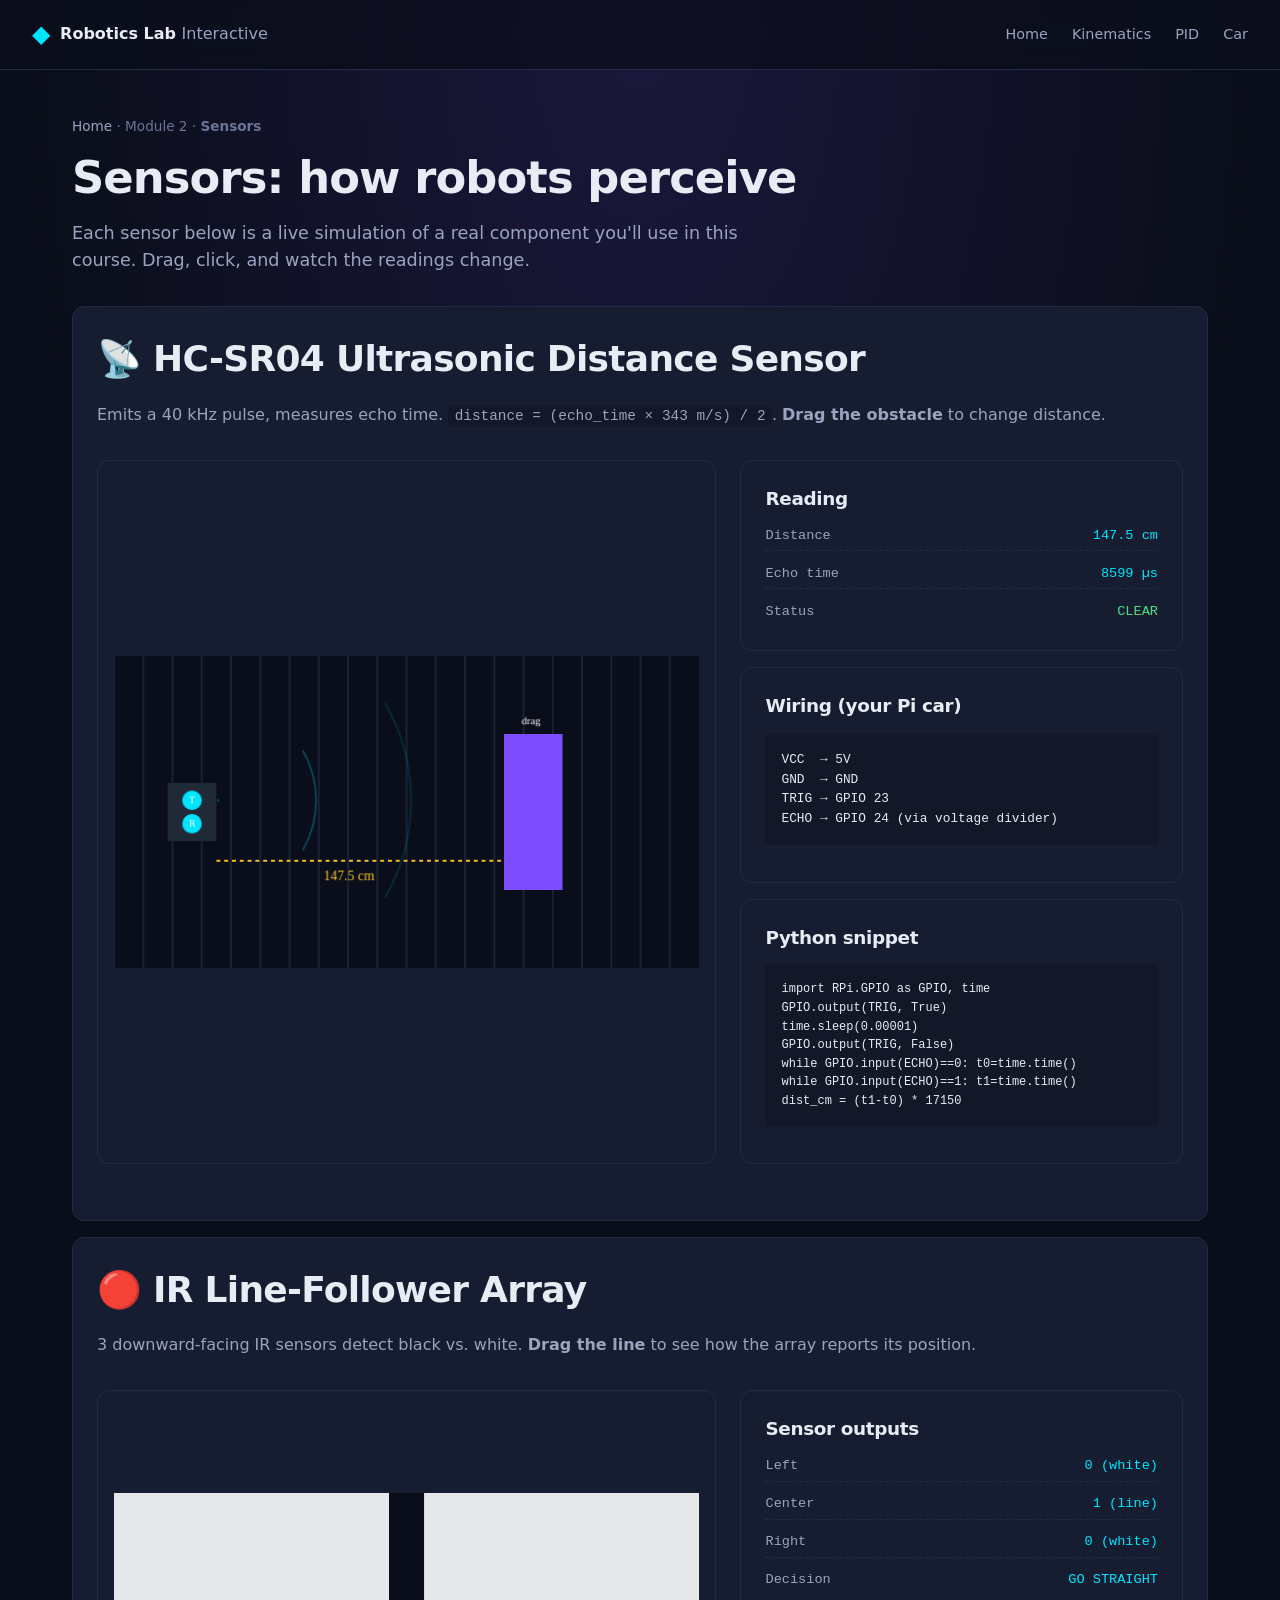
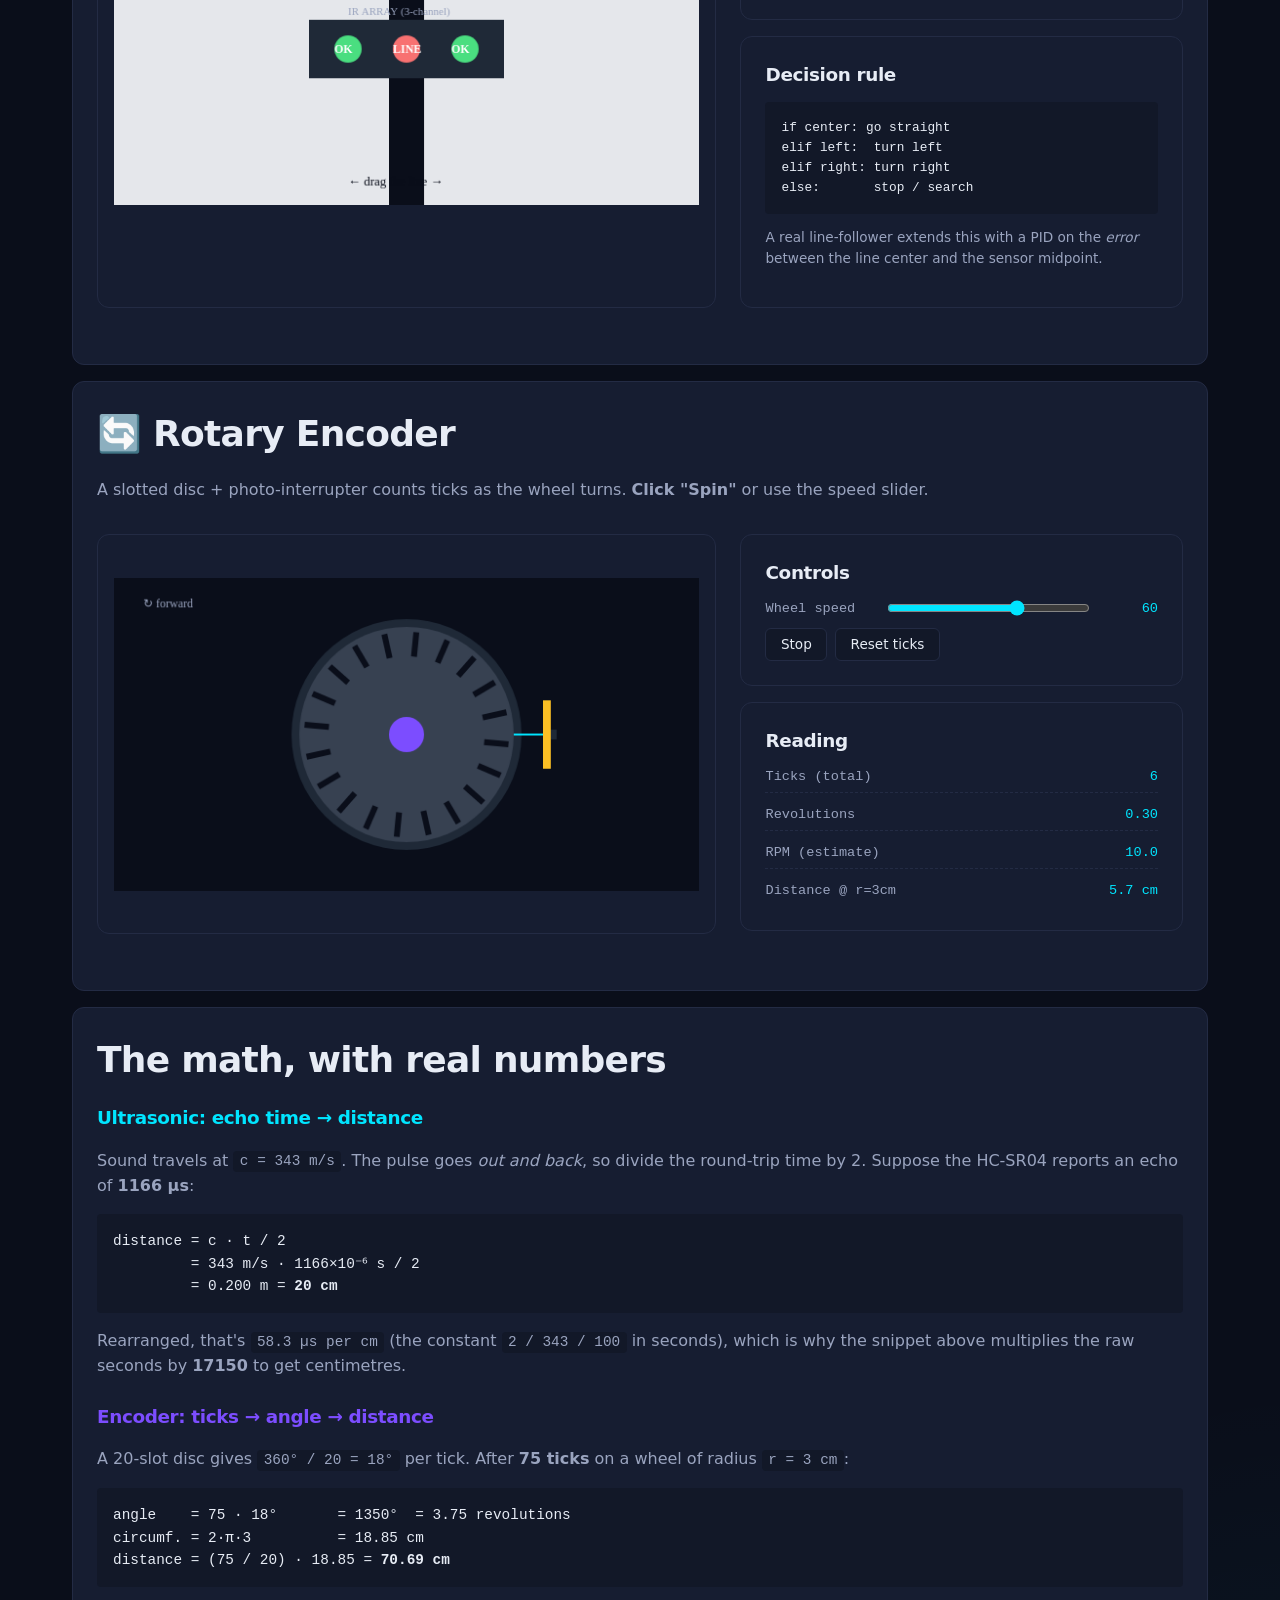
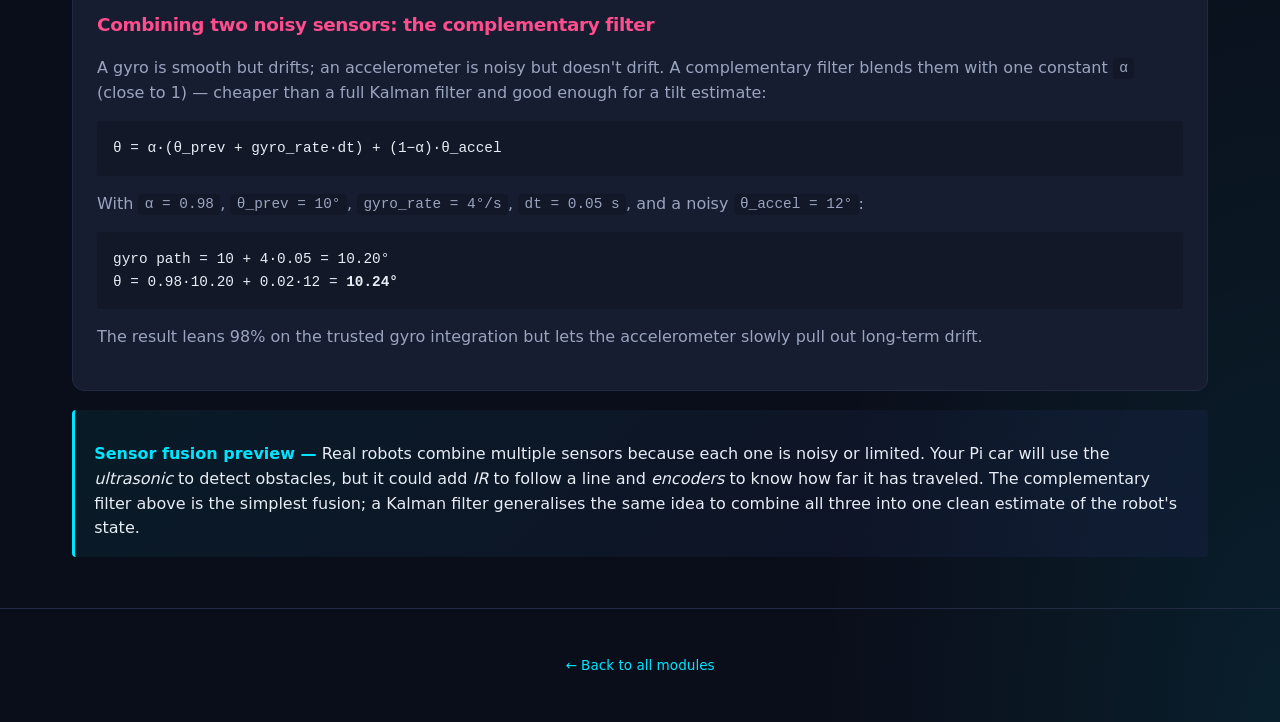
<file: pages/sensors.html>
<!doctype html>
<html lang="en">
<head>
<meta charset="utf-8" />
<meta name="viewport" content="width=device-width,initial-scale=1" />
<title>Sensors — Robotics Lab Interactive</title>
<link rel="stylesheet" href="../css/main.css" />
</head>
<body>
<header class="site-header">
  <a class="brand" href="../index.html"><span class="logo">◆</span><span class="brand-text">Robotics Lab <em>Interactive</em></span></a>
  <nav class="site-nav">
    <a href="../index.html">Home</a>
    <a href="kinematics.html">Kinematics</a>
    <a href="control.html">PID</a>
    <a href="autonomous.html">Car</a>
  </nav>
</header>

<main class="page-wrap">
  <p class="crumb"><a href="../index.html">Home</a> · Module 2 · <strong>Sensors</strong></p>
  <header class="page-head">
    <h1>Sensors: how robots perceive</h1>
    <p class="sub">Each sensor below is a live simulation of a real component you'll use in this course. Drag, click, and watch the readings change.</p>
  </header>

  <!-- ULTRASONIC -->
  <section class="panel" style="margin-bottom: 1rem;">
    <h2><span style="color: var(--accent)">📡</span> HC-SR04 Ultrasonic Distance Sensor</h2>
    <p style="color: var(--text-dim)">Emits a 40 kHz pulse, measures echo time. <code>distance = (echo_time × 343 m/s) / 2</code>. <strong>Drag the obstacle</strong> to change distance.</p>
    <div class="lab split">
      <div class="viz">
        <canvas id="usCanvas" width="600" height="320"></canvas>
      </div>
      <div>
        <div class="panel">
          <h3>Reading</h3>
          <div class="readouts">
            <div><span class="k">Distance</span><span class="v" id="usDist">— cm</span></div>
            <div><span class="k">Echo time</span><span class="v" id="usEcho">— µs</span></div>
            <div><span class="k">Status</span><span class="v" id="usStatus">—</span></div>
          </div>
        </div>
        <div class="panel">
          <h3>Wiring (your Pi car)</h3>
          <pre style="font-size: 0.8rem;">VCC  → 5V
GND  → GND
TRIG → GPIO 23
ECHO → GPIO 24 (via voltage divider)</pre>
        </div>
        <div class="panel">
          <h3>Python snippet</h3>
          <pre style="font-size: 0.75rem;">import RPi.GPIO as GPIO, time
GPIO.output(TRIG, True)
time.sleep(0.00001)
GPIO.output(TRIG, False)
while GPIO.input(ECHO)==0: t0=time.time()
while GPIO.input(ECHO)==1: t1=time.time()
dist_cm = (t1-t0) * 17150</pre>
        </div>
      </div>
    </div>
  </section>

  <!-- IR LINE FOLLOWER -->
  <section class="panel" style="margin-bottom: 1rem;">
    <h2><span style="color: var(--accent-2)">🔴</span> IR Line-Follower Array</h2>
    <p style="color: var(--text-dim)">3 downward-facing IR sensors detect black vs. white. <strong>Drag the line</strong> to see how the array reports its position.</p>
    <div class="lab split">
      <div class="viz">
        <canvas id="irCanvas" width="600" height="320"></canvas>
      </div>
      <div>
        <div class="panel">
          <h3>Sensor outputs</h3>
          <div class="readouts">
            <div><span class="k">Left</span><span class="v" id="irL">—</span></div>
            <div><span class="k">Center</span><span class="v" id="irC">—</span></div>
            <div><span class="k">Right</span><span class="v" id="irR">—</span></div>
            <div><span class="k">Decision</span><span class="v" id="irDec">—</span></div>
          </div>
        </div>
        <div class="panel">
          <h3>Decision rule</h3>
          <pre style="font-size: 0.8rem;">if center: go straight
elif left:  turn left
elif right: turn right
else:       stop / search</pre>
          <p style="color: var(--text-dim); font-size: 0.85rem;">A real line-follower extends this with a PID on the <em>error</em> between the line center and the sensor midpoint.</p>
        </div>
      </div>
    </div>
  </section>

  <!-- ENCODER -->
  <section class="panel" style="margin-bottom: 1rem;">
    <h2><span style="color: var(--accent-3)">🔄</span> Rotary Encoder</h2>
    <p style="color: var(--text-dim)">A slotted disc + photo-interrupter counts ticks as the wheel turns. <strong>Click "Spin"</strong> or use the speed slider.</p>
    <div class="lab split">
      <div class="viz">
        <canvas id="encCanvas" width="600" height="320"></canvas>
      </div>
      <div>
        <div class="panel">
          <h3>Controls</h3>
          <div class="control">
            <label>Wheel speed</label>
            <input type="range" id="encSpeed" min="-200" max="200" value="60">
            <span class="val" id="encSpeedVal">60</span>
          </div>
          <div class="btn-row">
            <button class="btn-sm" id="encStop">Stop</button>
            <button class="btn-sm" id="encReset">Reset ticks</button>
          </div>
        </div>
        <div class="panel">
          <h3>Reading</h3>
          <div class="readouts">
            <div><span class="k">Ticks (total)</span><span class="v" id="encTicks">0</span></div>
            <div><span class="k">Revolutions</span><span class="v" id="encRev">0.00</span></div>
            <div><span class="k">RPM (estimate)</span><span class="v" id="encRpm">0</span></div>
            <div><span class="k">Distance @ r=3cm</span><span class="v" id="encDist">0.0 cm</span></div>
          </div>
        </div>
      </div>
    </div>
  </section>

  <section class="panel" style="margin-bottom: 1rem;">
    <h2>The math, with real numbers</h2>

    <h3 style="color: var(--accent); margin-top: 1rem;">Ultrasonic: echo time → distance</h3>
    <p style="color: var(--text-dim)">Sound travels at <code>c = 343 m/s</code>. The pulse goes <em>out and back</em>, so divide the round-trip time by 2. Suppose the HC-SR04 reports an echo of <strong>1166 µs</strong>:</p>
    <pre>distance = c · t / 2
         = 343 m/s · 1166×10⁻⁶ s / 2
         = 0.200 m = <strong>20 cm</strong></pre>
    <p style="color: var(--text-dim)">Rearranged, that's <code>58.3 µs per cm</code> (the constant <code>2 / 343 / 100</code> in seconds), which is why the snippet above multiplies the raw seconds by <strong>17150</strong> to get centimetres.</p>

    <h3 style="color: var(--accent-2); margin-top: 1.5rem;">Encoder: ticks → angle → distance</h3>
    <p style="color: var(--text-dim)">A 20-slot disc gives <code>360° / 20 = 18°</code> per tick. After <strong>75 ticks</strong> on a wheel of radius <code>r = 3 cm</code>:</p>
    <pre>angle    = 75 · 18°       = 1350°  = 3.75 revolutions
circumf. = 2·π·3          = 18.85 cm
distance = (75 / 20) · 18.85 = <strong>70.69 cm</strong></pre>

    <h3 style="color: var(--accent-3); margin-top: 1.5rem;">Combining two noisy sensors: the complementary filter</h3>
    <p style="color: var(--text-dim)">A gyro is smooth but drifts; an accelerometer is noisy but doesn't drift. A complementary filter blends them with one constant <code>α</code> (close to 1) — cheaper than a full Kalman filter and good enough for a tilt estimate:</p>
    <pre>θ = α·(θ_prev + gyro_rate·dt) + (1−α)·θ_accel</pre>
    <p style="color: var(--text-dim)">With <code>α = 0.98</code>, <code>θ_prev = 10°</code>, <code>gyro_rate = 4°/s</code>, <code>dt = 0.05 s</code>, and a noisy <code>θ_accel = 12°</code>:</p>
    <pre>gyro path = 10 + 4·0.05 = 10.20°
θ = 0.98·10.20 + 0.02·12 = <strong>10.24°</strong></pre>
    <p style="color: var(--text-dim)">The result leans 98% on the trusted gyro integration but lets the accelerometer slowly pull out long-term drift.</p>
  </section>

  <div class="callout">
    <p><strong>Sensor fusion preview —</strong> Real robots combine multiple sensors because each one is noisy or limited. Your Pi car will use the <em>ultrasonic</em> to detect obstacles, but it could add <em>IR</em> to follow a line and <em>encoders</em> to know how far it has traveled. The complementary filter above is the simplest fusion; a Kalman filter generalises the same idea to combine all three into one clean estimate of the robot's state.</p>
  </div>
</main>

<footer class="site-footer">
  <p><a href="../index.html">← Back to all modules</a></p>
</footer>

<script>
// ============ ULTRASONIC ============
(() => {
  const cv = document.getElementById('usCanvas');
  const ctx = cv.getContext('2d');
  const W = cv.width, H = cv.height;
  let obstacleX = 400;
  let dragging = false;

  function draw() {
    ctx.fillStyle = '#0a0e1a';
    ctx.fillRect(0, 0, W, H);

    // grid
    ctx.strokeStyle = '#1a2138';
    for (let x = 0; x < W; x += 30) {
      ctx.beginPath(); ctx.moveTo(x, 0); ctx.lineTo(x, H); ctx.stroke();
    }

    // sensor body
    const sensorX = 80, sensorY = H / 2;
    ctx.fillStyle = '#1f2937';
    ctx.fillRect(sensorX - 25, sensorY - 30, 50, 60);
    ctx.fillStyle = '#00e5ff';
    ctx.beginPath(); ctx.arc(sensorX, sensorY - 12, 10, 0, Math.PI * 2); ctx.fill();
    ctx.beginPath(); ctx.arc(sensorX, sensorY + 12, 10, 0, Math.PI * 2); ctx.fill();
    ctx.fillStyle = '#fff';
    ctx.font = '10px ui-monospace';
    ctx.fillText('T', sensorX - 3, sensorY - 9);
    ctx.fillText('R', sensorX - 3, sensorY + 15);

    // ultrasonic waves (animated)
    const pulse = (Date.now() % 1500) / 1500;
    const distPx = obstacleX - sensorX - 25;
    const cm = (distPx * 0.5).toFixed(1);
    for (let i = 0; i < 3; i++) {
      const r = (pulse + i * 0.33) % 1;
      ctx.strokeStyle = `rgba(0,229,255,${0.4 * (1 - r)})`;
      ctx.lineWidth = 2;
      ctx.beginPath();
      ctx.arc(sensorX + 25, sensorY - 12, r * distPx, -Math.PI / 6, Math.PI / 6);
      ctx.stroke();
    }

    // obstacle
    ctx.fillStyle = '#7c4dff';
    ctx.fillRect(obstacleX, sensorY - 80, 60, 160);
    ctx.fillStyle = '#fff';
    ctx.font = '11px ui-monospace';
    ctx.fillText('drag', obstacleX + 18, sensorY - 90);

    // distance line + label
    ctx.strokeStyle = '#fbbf24';
    ctx.setLineDash([4, 4]);
    ctx.beginPath();
    ctx.moveTo(sensorX + 25, sensorY + 50);
    ctx.lineTo(obstacleX, sensorY + 50);
    ctx.stroke();
    ctx.setLineDash([]);
    ctx.fillStyle = '#fbbf24';
    ctx.font = '14px ui-monospace';
    ctx.fillText(`${cm} cm`, (sensorX + obstacleX) / 2 - 25, sensorY + 70);

    // readouts
    document.getElementById('usDist').textContent = `${cm} cm`;
    document.getElementById('usEcho').textContent = `${(cm * 58.3).toFixed(0)} µs`;
    let status = 'CLEAR';
    let color = '#4ade80';
    if (cm < 10) { status = 'TOO CLOSE — STOP'; color = '#f87171'; }
    else if (cm < 25) { status = 'OBSTACLE — TURN'; color = '#fbbf24'; }
    document.getElementById('usStatus').textContent = status;
    document.getElementById('usStatus').style.color = color;

    requestAnimationFrame(draw);
  }

  const getMx = e => {
    const r = cv.getBoundingClientRect();
    return ((e.touches ? e.touches[0].clientX : e.clientX) - r.left) * (W / r.width);
  };
  cv.addEventListener('mousedown', e => {
    const x = getMx(e);
    if (Math.abs(x - obstacleX) < 60) dragging = true;
  });
  cv.addEventListener('mousemove', e => {
    if (dragging) obstacleX = Math.max(120, Math.min(W - 80, getMx(e)));
  });
  window.addEventListener('mouseup', () => dragging = false);
  cv.addEventListener('touchstart', e => { dragging = true; obstacleX = Math.max(120, Math.min(W - 80, getMx(e))); e.preventDefault(); }, { passive: false });
  cv.addEventListener('touchmove', e => { if (dragging) obstacleX = Math.max(120, Math.min(W - 80, getMx(e))); e.preventDefault(); }, { passive: false });
  window.addEventListener('touchend', () => dragging = false);
  draw();
})();

// ============ IR LINE FOLLOWER ============
(() => {
  const cv = document.getElementById('irCanvas');
  const ctx = cv.getContext('2d');
  const W = cv.width, H = cv.height;
  let lineX = W / 2;
  let dragging = false;

  function draw() {
    ctx.fillStyle = '#e5e7eb';
    ctx.fillRect(0, 0, W, H);

    // black line
    ctx.fillStyle = '#0a0e1a';
    ctx.fillRect(lineX - 18, 0, 36, H);

    // sensor housing
    const cy = H / 2;
    ctx.fillStyle = '#1f2937';
    ctx.fillRect(W / 2 - 100, cy - 30, 200, 60);
    ctx.fillStyle = '#9aa4bf';
    ctx.font = '11px ui-monospace';
    ctx.fillText('IR ARRAY (3-channel)', W / 2 - 60, cy - 35);

    const sensorPositions = [W / 2 - 60, W / 2, W / 2 + 60];
    const readings = sensorPositions.map(sx => {
      const onLine = Math.abs(sx - lineX) < 18;
      return onLine ? 1 : 0;
    });

    sensorPositions.forEach((sx, i) => {
      ctx.fillStyle = readings[i] ? '#f87171' : '#4ade80';
      ctx.beginPath(); ctx.arc(sx, cy, 14, 0, Math.PI * 2); ctx.fill();
      ctx.fillStyle = '#fff';
      ctx.font = 'bold 12px ui-monospace';
      ctx.fillText(readings[i] ? 'LINE' : 'OK', sx - 14, cy + 4);
    });

    document.getElementById('irL').textContent = readings[0] ? '1 (line)' : '0 (white)';
    document.getElementById('irC').textContent = readings[1] ? '1 (line)' : '0 (white)';
    document.getElementById('irR').textContent = readings[2] ? '1 (line)' : '0 (white)';

    let dec;
    if (readings[1]) dec = 'GO STRAIGHT';
    else if (readings[0] && !readings[2]) dec = 'TURN LEFT';
    else if (readings[2] && !readings[0]) dec = 'TURN RIGHT';
    else if (readings[0] && readings[2]) dec = 'INTERSECTION';
    else dec = 'LOST — SEARCH';
    document.getElementById('irDec').textContent = dec;

    // hint
    ctx.fillStyle = '#0a0e1a';
    ctx.font = '13px ui-monospace';
    ctx.fillText('← drag the line →', lineX - 60, H - 20);

    requestAnimationFrame(draw);
  }

  const getMx = e => {
    const r = cv.getBoundingClientRect();
    return ((e.touches ? e.touches[0].clientX : e.clientX) - r.left) * (W / r.width);
  };
  cv.addEventListener('mousedown', e => { dragging = true; lineX = getMx(e); });
  cv.addEventListener('mousemove', e => { if (dragging) lineX = Math.max(20, Math.min(W - 20, getMx(e))); });
  window.addEventListener('mouseup', () => dragging = false);
  cv.addEventListener('touchstart', e => { dragging = true; lineX = getMx(e); e.preventDefault(); }, { passive: false });
  cv.addEventListener('touchmove', e => { if (dragging) lineX = Math.max(20, Math.min(W - 20, getMx(e))); e.preventDefault(); }, { passive: false });
  window.addEventListener('touchend', () => dragging = false);
  draw();
})();

// ============ ENCODER ============
(() => {
  const cv = document.getElementById('encCanvas');
  const ctx = cv.getContext('2d');
  const W = cv.width, H = cv.height;
  let angle = 0;
  let speed = 60;       // deg/s
  let ticks = 0;
  let lastSlot = 0;
  const SLOTS = 20;     // typical
  let lastT = performance.now();

  document.getElementById('encSpeed').addEventListener('input', e => {
    speed = +e.target.value;
    document.getElementById('encSpeedVal').textContent = speed;
  });
  document.getElementById('encStop').addEventListener('click', () => {
    speed = 0;
    document.getElementById('encSpeed').value = 0;
    document.getElementById('encSpeedVal').textContent = 0;
  });
  document.getElementById('encReset').addEventListener('click', () => {
    ticks = 0; angle = 0; lastSlot = 0;
  });

  function draw() {
    const now = performance.now();
    const dt = (now - lastT) / 1000;
    lastT = now;
    angle = (angle + speed * dt) % 360;
    if (angle < 0) angle += 360;

    // detect new tick by slot crossings
    const slot = Math.floor(angle / (360 / SLOTS));
    if (slot !== lastSlot) {
      const diff = (slot - lastSlot + SLOTS) % SLOTS;
      ticks += diff * (speed >= 0 ? 1 : -1);
      lastSlot = slot;
    }

    ctx.fillStyle = '#0a0e1a';
    ctx.fillRect(0, 0, W, H);

    // disc
    const cx = W / 2, cy = H / 2, R = 110;
    ctx.fillStyle = '#1f2937';
    ctx.beginPath(); ctx.arc(cx, cy, R + 8, 0, Math.PI * 2); ctx.fill();
    ctx.fillStyle = '#374151';
    ctx.beginPath(); ctx.arc(cx, cy, R, 0, Math.PI * 2); ctx.fill();

    // slots
    for (let i = 0; i < SLOTS; i++) {
      const a = (i / SLOTS) * Math.PI * 2 + angle * Math.PI / 180;
      const x1 = cx + Math.cos(a) * (R - 5);
      const y1 = cy + Math.sin(a) * (R - 5);
      const x2 = cx + Math.cos(a) * (R - 30);
      const y2 = cy + Math.sin(a) * (R - 30);
      ctx.strokeStyle = '#0a0e1a';
      ctx.lineWidth = 6;
      ctx.beginPath(); ctx.moveTo(x1, y1); ctx.lineTo(x2, y2); ctx.stroke();
    }

    // hub
    ctx.fillStyle = '#7c4dff';
    ctx.beginPath(); ctx.arc(cx, cy, 18, 0, Math.PI * 2); ctx.fill();

    // photo-interrupter (right side)
    const pX = cx + R + 30;
    ctx.fillStyle = '#fbbf24';
    ctx.fillRect(pX, cy - 35, 8, 70);
    ctx.fillStyle = '#1f2937';
    ctx.fillRect(pX + 8, cy - 5, 6, 10);
    // beam
    const onSlot = Math.abs(angle % (360 / SLOTS) - (180 / SLOTS)) < 8;
    ctx.strokeStyle = onSlot ? '#00e5ff' : 'rgba(0,229,255,0.2)';
    ctx.lineWidth = 2;
    ctx.beginPath();
    ctx.moveTo(pX, cy); ctx.lineTo(pX - 30, cy);
    ctx.stroke();

    // direction arrow
    ctx.fillStyle = '#9aa4bf';
    ctx.font = '12px ui-monospace';
    ctx.fillText(speed === 0 ? 'STOPPED' : speed > 0 ? '↻ forward' : '↺ reverse', 30, 30);

    // readouts
    document.getElementById('encTicks').textContent = ticks;
    document.getElementById('encRev').textContent = (ticks / SLOTS).toFixed(2);
    const rpm = (speed / 360) * 60;
    document.getElementById('encRpm').textContent = rpm.toFixed(1);
    const distCm = (ticks / SLOTS) * (2 * Math.PI * 3);
    document.getElementById('encDist').textContent = `${distCm.toFixed(1)} cm`;

    requestAnimationFrame(draw);
  }
  draw();
})();
</script>
</body>
</html>
</file>
<file: css/main.css>
/* ============ Robotics Lab Interactive — global styles ============ */
:root {
  --bg: #0a0e1a;
  --bg-elev: #121828;
  --bg-card: #161d31;
  --border: #232b44;
  --text: #e7ecf5;
  --text-dim: #9aa4bf;
  --text-mute: #6b7595;
  --accent: #00e5ff;
  --accent-2: #7c4dff;
  --accent-3: #ff4d8d;
  --good: #4ade80;
  --warn: #fbbf24;
  --bad: #f87171;
  --mono: ui-monospace, "JetBrains Mono", "Fira Code", "Cascadia Code", Consolas, monospace;
  --sans: "Inter", system-ui, -apple-system, "Segoe UI", Roboto, sans-serif;
}

* { box-sizing: border-box; }

html, body {
  margin: 0;
  padding: 0;
  background: var(--bg);
  color: var(--text);
  font-family: var(--sans);
  font-size: 16px;
  line-height: 1.55;
  -webkit-font-smoothing: antialiased;
}

body {
  background:
    radial-gradient(ellipse 80% 50% at 50% 0%, rgba(124,77,255,0.15), transparent 60%),
    radial-gradient(ellipse 60% 40% at 100% 100%, rgba(0,229,255,0.08), transparent 60%),
    var(--bg);
  min-height: 100vh;
}

a { color: var(--accent); text-decoration: none; }
a:hover { color: var(--accent-2); }

h1, h2, h3 { letter-spacing: -0.02em; }
h1 { font-size: clamp(2rem, 5vw, 3.5rem); line-height: 1.1; margin: 0 0 1rem; }
h1 em { font-style: normal; background: linear-gradient(90deg, var(--accent), var(--accent-2)); -webkit-background-clip: text; background-clip: text; color: transparent; }
h2 { font-size: clamp(1.5rem, 3vw, 2.25rem); margin: 0 0 0.5rem; }
h3 { font-size: 1.15rem; margin: 0 0 0.4rem; }

/* ============ Header ============ */
.site-header {
  display: flex; align-items: center; justify-content: space-between;
  padding: 1rem 2rem; border-bottom: 1px solid var(--border);
  position: sticky; top: 0; z-index: 50;
  backdrop-filter: blur(12px);
  background: rgba(10,14,26,0.7);
}
.brand { display: inline-flex; align-items: center; gap: 0.6rem; font-weight: 700; color: var(--text); }
.brand .logo { color: var(--accent); font-size: 1.5rem; }
.brand-text em { font-style: normal; color: var(--text-dim); font-weight: 400; }
.site-nav { display: flex; gap: 1.5rem; }
.site-nav a { color: var(--text-dim); font-size: 0.9rem; }
.site-nav a:hover { color: var(--text); }

/* ============ Hero ============ */
.hero {
  display: grid; grid-template-columns: 1.2fr 1fr; gap: 3rem;
  max-width: 1200px; margin: 0 auto; padding: 4rem 2rem 3rem;
  align-items: center;
}
.eyebrow { color: var(--accent); font-family: var(--mono); font-size: 0.8rem; letter-spacing: 0.1em; text-transform: uppercase; margin: 0 0 1rem; }
.lede { font-size: 1.15rem; color: var(--text-dim); max-width: 56ch; margin: 0 0 2rem; }
.cta-row { display: flex; gap: 0.8rem; flex-wrap: wrap; }
.btn {
  display: inline-flex; align-items: center; gap: 0.4rem;
  padding: 0.75rem 1.25rem; border-radius: 8px;
  font-weight: 600; font-size: 0.95rem;
  border: 1px solid transparent;
  transition: transform .15s ease, background .15s ease, border-color .15s ease;
}
.btn:hover { transform: translateY(-1px); }
.btn.primary { background: linear-gradient(135deg, var(--accent), var(--accent-2)); color: #0a0e1a; }
.btn.primary:hover { color: #0a0e1a; }
.btn.ghost { border-color: var(--border); color: var(--text); background: var(--bg-elev); }
.btn.ghost:hover { border-color: var(--accent); color: var(--accent); }
.hero-art svg { width: 100%; max-width: 400px; animation: float 6s ease-in-out infinite; }
@keyframes float { 0%,100% { transform: translateY(0); } 50% { transform: translateY(-12px); } }

/* ============ Modules / Cards ============ */
.module { max-width: 1200px; margin: 0 auto; padding: 3rem 2rem; }
.module-head { margin-bottom: 2rem; }
.module-tag { display: inline-block; font-family: var(--mono); font-size: 0.75rem; color: var(--accent); letter-spacing: 0.1em; text-transform: uppercase; margin-bottom: 0.5rem; }
.module-head p { color: var(--text-dim); max-width: 60ch; margin: 0.4rem 0 0; }

.grid {
  display: grid; gap: 1rem;
  grid-template-columns: repeat(auto-fit, minmax(280px, 1fr));
}
.card {
  display: block; padding: 1.5rem;
  background: var(--bg-card); border: 1px solid var(--border);
  border-radius: 12px; color: var(--text);
  transition: transform .15s ease, border-color .15s ease, background .15s ease;
  position: relative; overflow: hidden;
}
.card:hover { transform: translateY(-3px); border-color: var(--accent); color: var(--text); }
.card .ic { font-size: 2rem; display: block; margin-bottom: 0.6rem; }
.card h3 { color: var(--text); }
.card p { color: var(--text-dim); font-size: 0.95rem; margin: 0; }
.card.highlight { border-color: rgba(0,229,255,0.3); }
.card.highlight::after {
  content: ""; position: absolute; inset: 0;
  background: radial-gradient(circle at 100% 0%, rgba(0,229,255,0.08), transparent 50%);
  pointer-events: none;
}

/* ============ Summary section ============ */
.summary { max-width: 1200px; margin: 0 auto; padding: 3rem 2rem 5rem; }
.syllabus {
  display: grid; gap: 0.8rem;
  grid-template-columns: repeat(auto-fit, minmax(140px, 1fr));
  margin: 1.5rem 0;
}
.syllabus > div {
  padding: 1rem; background: var(--bg-card); border: 1px solid var(--border); border-radius: 10px;
}
.syllabus strong { font-size: 1.8rem; display: block; color: var(--accent); font-family: var(--mono); }
.syllabus span { color: var(--text-dim); font-size: 0.85rem; }
.bib { color: var(--text-mute); font-size: 0.9rem; }

/* ============ Footer ============ */
.site-footer { padding: 2rem; border-top: 1px solid var(--border); text-align: center; color: var(--text-mute); font-size: 0.85rem; }

/* ============ Sub-pages ============ */
.page-wrap { max-width: 1200px; margin: 0 auto; padding: 2rem; }
.crumb { color: var(--text-mute); font-size: 0.85rem; margin-bottom: 1rem; }
.crumb a { color: var(--text-dim); }
.crumb a:hover { color: var(--accent); }

.page-head { margin-bottom: 2rem; }
.page-head h1 { font-size: clamp(1.8rem, 4vw, 2.8rem); margin-bottom: 0.5rem; }
.page-head .sub { color: var(--text-dim); font-size: 1.1rem; max-width: 60ch; }

.lab {
  display: grid; gap: 1.5rem;
  grid-template-columns: 1fr;
  margin: 2rem 0;
}
@media (min-width: 900px) {
  .lab.split { grid-template-columns: 1.4fr 1fr; }
}

.viz {
  background: var(--bg-card); border: 1px solid var(--border); border-radius: 12px;
  padding: 1rem; min-height: 400px;
  display: flex; align-items: center; justify-content: center;
  position: relative;
}
.viz canvas { max-width: 100%; display: block; }
.viz svg { max-width: 100%; height: auto; }

.panel {
  background: var(--bg-card); border: 1px solid var(--border); border-radius: 12px;
  padding: 1.5rem;
}
.panel h3 { margin-top: 0; }
.panel + .panel { margin-top: 1rem; }

.control {
  display: grid; grid-template-columns: 110px 1fr 60px; gap: 0.6rem;
  align-items: center; margin: 0.6rem 0;
  font-size: 0.9rem;
}
.control label { color: var(--text-dim); font-family: var(--mono); font-size: 0.85rem; }
.control input[type=range] { width: 100%; accent-color: var(--accent); }
.control .val { font-family: var(--mono); color: var(--accent); text-align: right; font-size: 0.85rem; }

.readouts { display: grid; gap: 0.4rem; font-family: var(--mono); font-size: 0.85rem; }
.readouts div { display: flex; justify-content: space-between; padding: 0.3rem 0; border-bottom: 1px dashed var(--border); }
.readouts div:last-child { border: none; }
.readouts .k { color: var(--text-dim); }
.readouts .v { color: var(--accent); }

.btn-row { display: flex; gap: 0.5rem; flex-wrap: wrap; margin-top: 0.6rem; }
.btn-sm {
  padding: 0.45rem 0.9rem; background: var(--bg-elev); color: var(--text);
  border: 1px solid var(--border); border-radius: 6px; cursor: pointer;
  font-size: 0.85rem; font-family: var(--sans); transition: border-color .15s ease, color .15s ease;
}
.btn-sm:hover { border-color: var(--accent); color: var(--accent); }
.btn-sm.active { border-color: var(--accent); color: var(--accent); background: rgba(0,229,255,0.05); }

.tag { display: inline-block; font-family: var(--mono); font-size: 0.7rem; padding: 0.15rem 0.5rem; border-radius: 4px; background: rgba(0,229,255,0.1); color: var(--accent); margin-right: 0.3rem; }

.callout {
  background: linear-gradient(135deg, rgba(0,229,255,0.06), rgba(124,77,255,0.06));
  border-left: 3px solid var(--accent);
  padding: 1rem 1.2rem; border-radius: 4px; margin: 1.2rem 0;
}
.callout p:last-child { margin-bottom: 0; }
.callout strong { color: var(--accent); }

code, pre { font-family: var(--mono); background: var(--bg-elev); padding: 0.15rem 0.4rem; border-radius: 4px; font-size: 0.9em; }
pre { padding: 1rem; overflow-x: auto; }

/* ============ Timeline ============ */
.timeline {
  position: relative; padding-left: 2rem; margin: 2rem 0;
}
.timeline::before {
  content: ""; position: absolute; left: 0.7rem; top: 0; bottom: 0;
  width: 2px; background: linear-gradient(180deg, var(--accent), var(--accent-2));
}
.tl-item {
  position: relative; margin-bottom: 1.5rem;
  padding: 1rem 1.2rem; background: var(--bg-card); border: 1px solid var(--border); border-radius: 10px;
  cursor: pointer; transition: border-color .15s ease, transform .15s ease;
}
.tl-item::before {
  content: ""; position: absolute; left: -1.6rem; top: 1.3rem;
  width: 12px; height: 12px; border-radius: 50%;
  background: var(--accent); border: 3px solid var(--bg);
  box-shadow: 0 0 0 2px var(--accent);
}
.tl-item:hover { border-color: var(--accent); transform: translateX(4px); }
.tl-item .yr { font-family: var(--mono); color: var(--accent); font-size: 0.85rem; }
.tl-item h3 { margin: 0.2rem 0; }
.tl-item .det { display: none; color: var(--text-dim); margin-top: 0.6rem; font-size: 0.9rem; }
.tl-item.open .det { display: block; }

/* ============ Chat (NLP/Pepper) ============ */
.chat { display: flex; flex-direction: column; height: 480px; }
.chat-log {
  flex: 1; overflow-y: auto; padding: 1rem;
  background: var(--bg); border-radius: 8px; border: 1px solid var(--border);
  font-size: 0.95rem;
}
.chat-log .msg { margin-bottom: 0.8rem; }
.chat-log .msg.user { text-align: right; }
.chat-log .bubble {
  display: inline-block; max-width: 80%; padding: 0.6rem 0.9rem;
  border-radius: 12px; background: var(--bg-elev); color: var(--text);
}
.chat-log .msg.user .bubble { background: linear-gradient(135deg, var(--accent), var(--accent-2)); color: #0a0e1a; }
.chat-log .meta { font-size: 0.75rem; color: var(--text-mute); margin-top: 0.2rem; font-family: var(--mono); }
.chat-input { display: flex; gap: 0.5rem; margin-top: 0.8rem; }
.chat-input input {
  flex: 1; padding: 0.7rem 1rem; border-radius: 8px;
  background: var(--bg-elev); border: 1px solid var(--border); color: var(--text); font-size: 0.95rem;
  font-family: var(--sans);
}
.chat-input input:focus { outline: none; border-color: var(--accent); }
.chat-input button {
  padding: 0.7rem 1.2rem; border-radius: 8px;
  background: linear-gradient(135deg, var(--accent), var(--accent-2)); color: #0a0e1a;
  border: none; font-weight: 600; cursor: pointer;
}

/* ============ GPIO pinout ============ */
.pi-board {
  display: grid; grid-template-columns: 1fr 1fr; gap: 0.3rem;
  background: #1a4d2e; padding: 1.5rem; border-radius: 12px; border: 2px solid #0d3818;
  max-width: 520px; margin: 0 auto;
}
.pin {
  display: flex; align-items: center; gap: 0.4rem; padding: 0.35rem 0.5rem;
  background: var(--bg-card); border-radius: 4px; cursor: pointer; font-size: 0.75rem;
  border: 1px solid transparent; transition: border-color .15s ease;
  font-family: var(--mono);
}
.pin.right { flex-direction: row-reverse; }
.pin:hover { border-color: var(--accent); }
.pin.selected { border-color: var(--accent); background: rgba(0,229,255,0.1); }
.pin .num { width: 1.5rem; text-align: center; color: var(--text-mute); }
.pin .lbl { flex: 1; color: var(--text); }
.pin.power-5v { background: #b91c1c; color: #fff; }
.pin.power-3v3 { background: #d97706; color: #fff; }
.pin.gnd { background: #1f2937; color: #94a3b8; }
.pin.gpio .lbl { color: var(--accent); }

@media (max-width: 700px) {
  .site-header { padding: 0.8rem 1rem; }
  .site-nav { gap: 0.8rem; font-size: 0.85rem; }
  .hero { grid-template-columns: 1fr; padding: 2rem 1rem; }
  .hero-art { display: none; }
  .module { padding: 2rem 1rem; }
  .page-wrap { padding: 1rem; }
  .control { grid-template-columns: 90px 1fr 50px; font-size: 0.8rem; }
}
</file>
